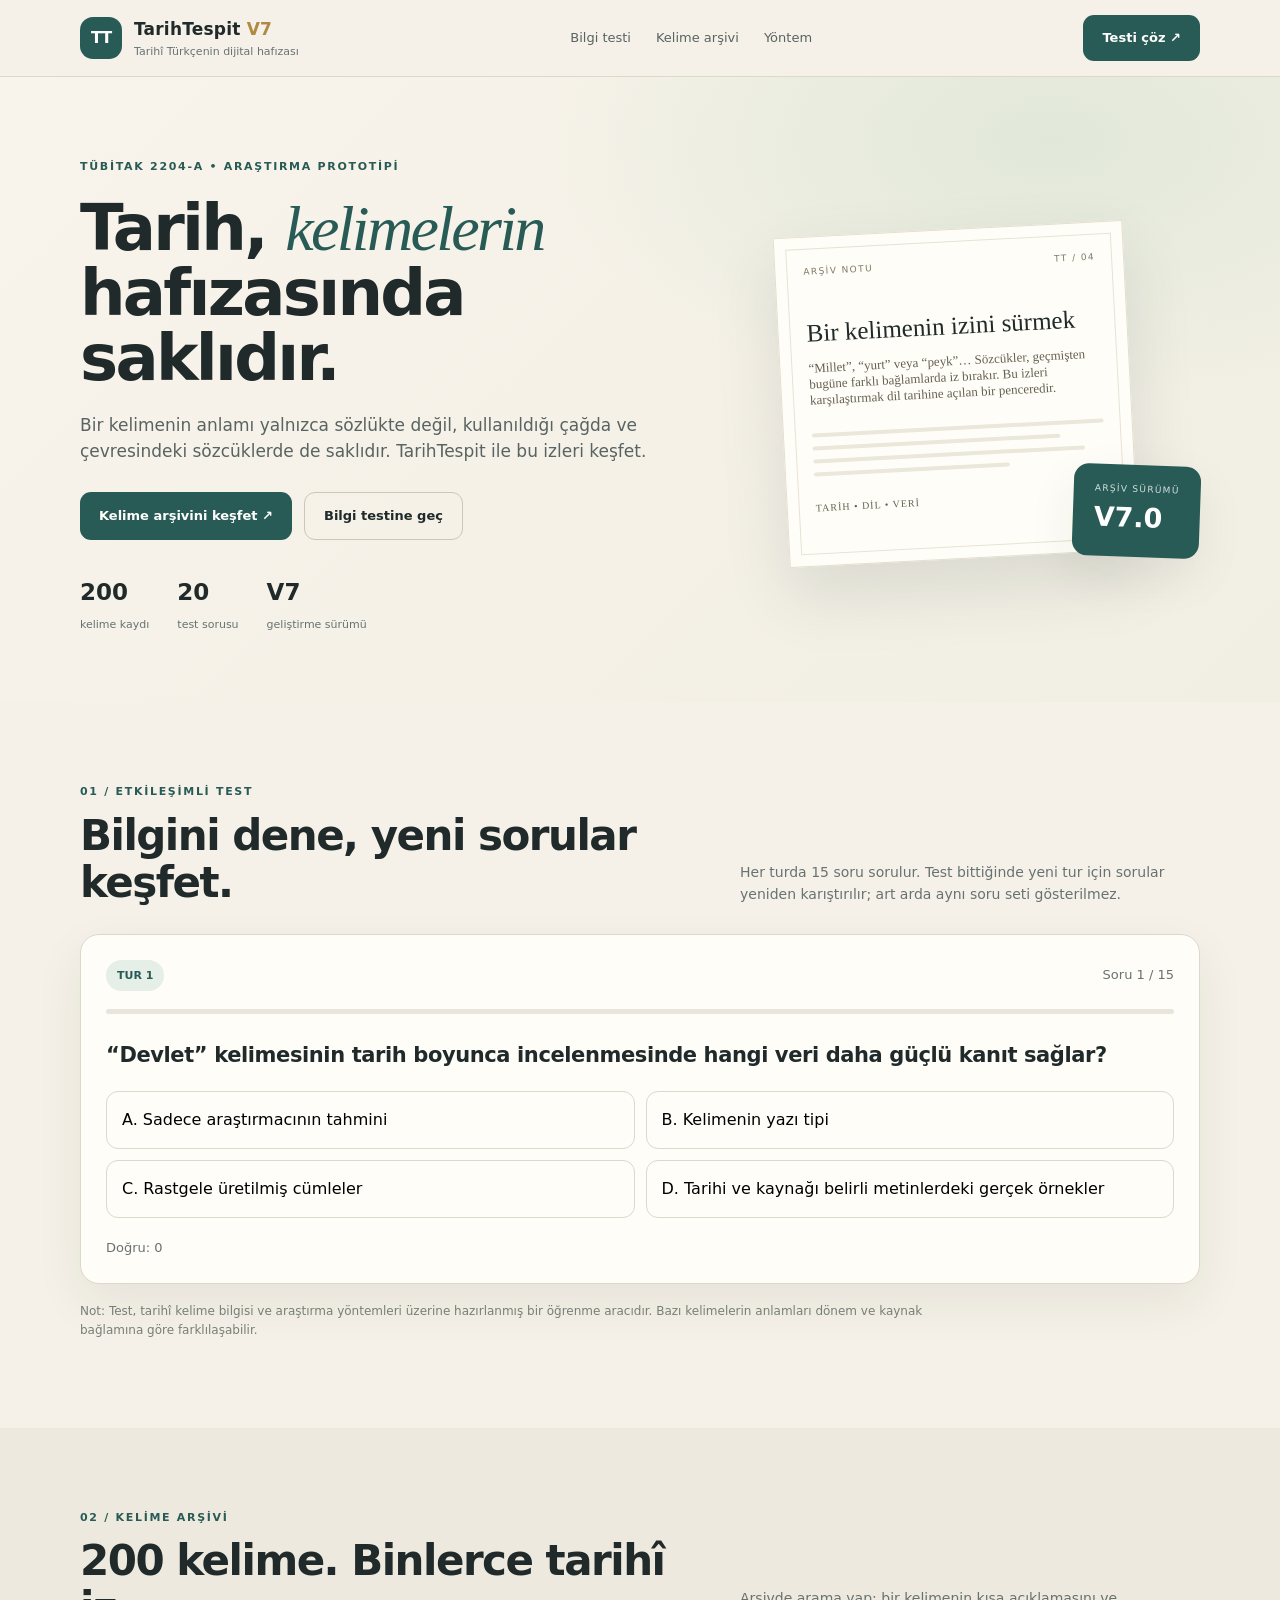
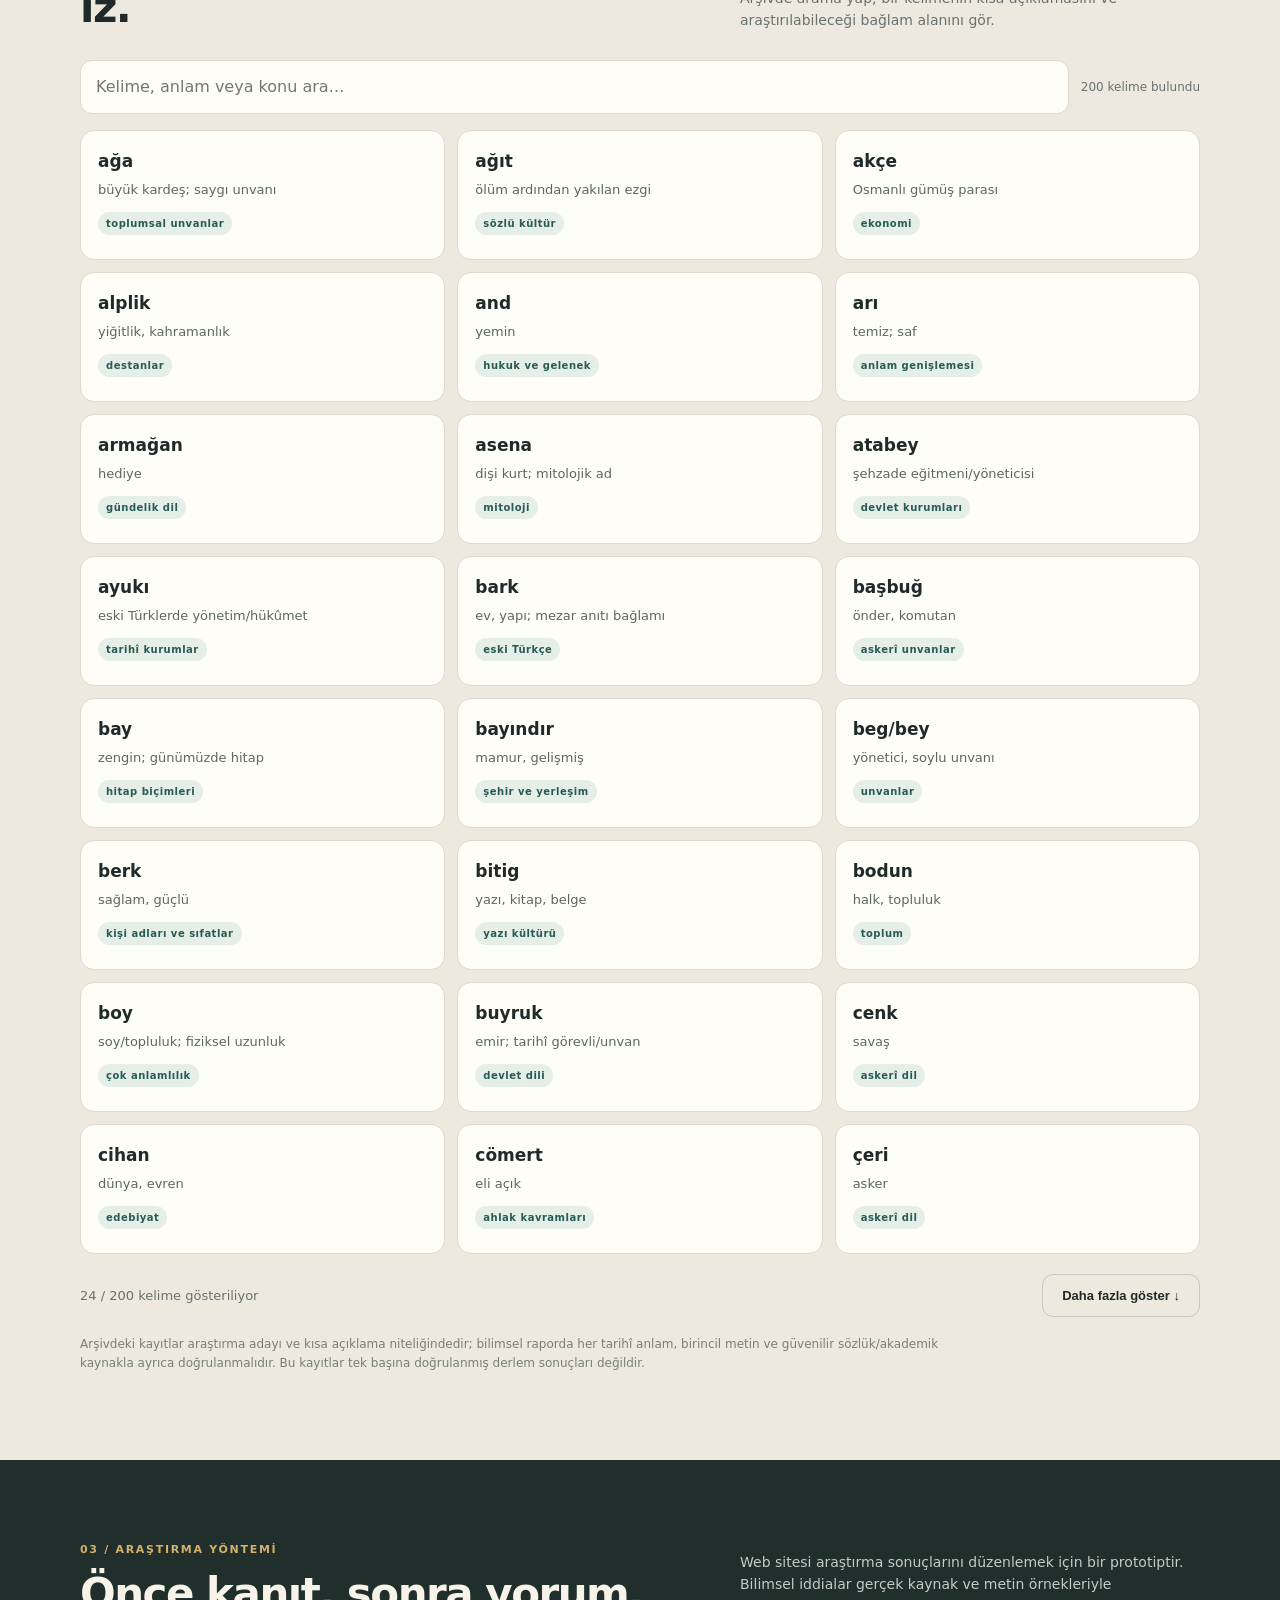
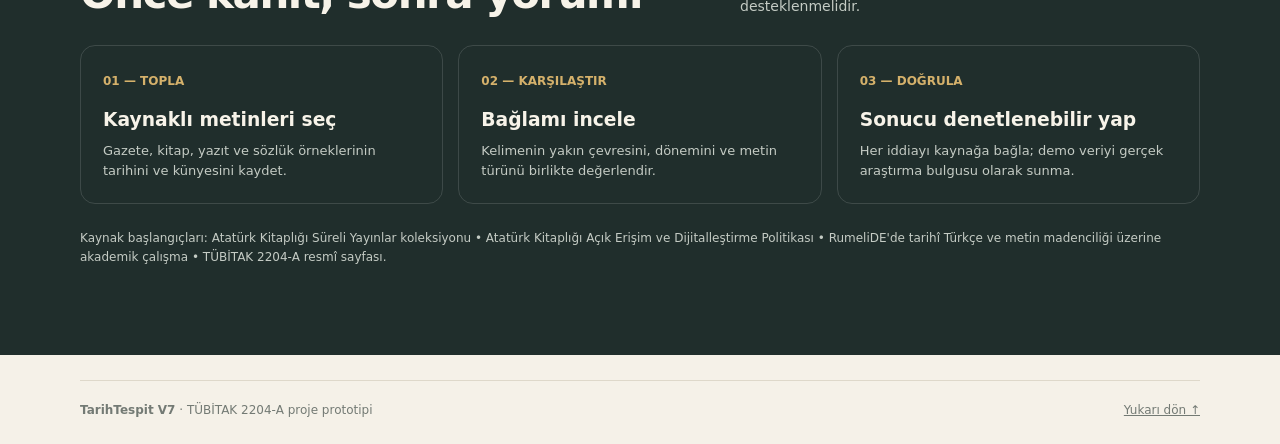
<file: index.html>
<!doctype html>
<html lang="tr">
<head>
<meta charset="utf-8"><meta name="viewport" content="width=device-width,initial-scale=1">
<title>TarihTespit — V7</title>
<meta name="description" content="Tarihî Türkçe kelimelerin anlam ve bağlam izlerini keşfet.">
<style>
:root{--ink:#202a2a;--muted:#687271;--paper:#f5f1e8;--white:#fffdf8;--teal:#285b55;--gold:#d4a34c;--line:#ded8ca;--pale:#e6eee8;--shadow:0 18px 50px #1c302012}
*{box-sizing:border-box}html{scroll-behavior:smooth}body{margin:0;background:var(--paper);color:var(--ink);font-family:Inter,ui-sans-serif,system-ui,-apple-system,"Segoe UI",sans-serif;line-height:1.55}a{color:inherit}.wrap{width:min(1120px,92%);margin:auto}.top{position:sticky;top:0;z-index:9;background:#f5f1e8ed;backdrop-filter:blur(14px);border-bottom:1px solid var(--line)}.nav{height:76px;display:flex;align-items:center;justify-content:space-between;gap:20px}.brand{display:flex;align-items:center;gap:12px;text-decoration:none}.mark{display:grid;place-items:center;width:42px;height:42px;border-radius:13px;background:var(--teal);color:white;font-weight:850;letter-spacing:-1px}.brand strong{display:block;font-size:17px;letter-spacing:.2px}.brand small{display:block;color:var(--muted);font-size:11px}.links{display:flex;gap:25px;font-size:13px;color:#596361}.links a{text-decoration:none}.links a:hover{color:var(--teal)}.hero{padding:76px 0 66px;background:radial-gradient(ellipse at 82% 10%,#e1e8d9 0,transparent 34%),linear-gradient(135deg,#f8f4eb,#f1eee4)}.heroGrid{display:grid;grid-template-columns:1.08fr .92fr;gap:58px;align-items:center}.eyebrow{font-size:11px;font-weight:800;letter-spacing:1.7px;text-transform:uppercase;color:var(--teal)}h1{font-size:clamp(40px,5vw,67px);line-height:1.02;letter-spacing:-2.7px;margin:18px 0 20px;max-width:650px}h1 em{font-family:Georgia,serif;font-weight:500;color:var(--teal)}.lead{font-size:17px;color:#596361;max-width:570px}.actions{display:flex;gap:12px;flex-wrap:wrap;margin:28px 0}.btn{border:0;border-radius:11px;padding:13px 19px;font-weight:750;cursor:pointer;text-decoration:none;display:inline-flex;align-items:center;gap:10px;font-size:13px;transition:.2s}.primary{background:var(--teal);color:#fff}.primary:hover{background:#1c4742;transform:translateY(-1px)}.secondary{border:1px solid #c9c8ba;background:transparent;color:var(--ink)}.stats{display:flex;gap:28px;margin-top:35px}.stats strong{display:block;font-size:23px}.stats span{font-size:11px;color:var(--muted)}.archive{min-height:360px;position:relative;display:grid;place-items:center}.sheet{width:min(350px,90%);min-height:330px;background:#fffdf7;border:1px solid #e5dece;box-shadow:0 28px 65px #33433b20;padding:28px;transform:rotate(-3deg);position:relative}.sheet:before{content:"";position:absolute;inset:11px;border:1px solid #e9e2d4;pointer-events:none}.sheetTop{display:flex;justify-content:space-between;font-size:9px;letter-spacing:1.4px;color:#827966}.sheet h3{font:25px Georgia,serif;margin:40px 0 12px}.sheet p{font:13px Georgia,serif;color:#666052}.lines{display:grid;gap:9px;margin-top:25px}.lines i{height:4px;background:#ece7db;border-radius:4px}.lines i:nth-child(2){width:85%}.lines i:nth-child(3){width:93%}.lines i:nth-child(4){width:67%}.floating{position:absolute;right:0;bottom:18px;background:var(--teal);color:white;padding:18px 21px;border-radius:15px;box-shadow:var(--shadow);transform:rotate(2deg)}.floating small{display:block;font-size:9px;letter-spacing:1.3px;opacity:.8}.floating strong{font-size:27px}.section{padding:76px 0}.sectionHead{display:flex;justify-content:space-between;gap:30px;align-items:end;margin-bottom:28px}.sectionHead h2{font-size:clamp(28px,3.4vw,42px);letter-spacing:-1.5px;line-height:1.12;margin:9px 0 0}.sectionHead p{max-width:460px;color:var(--muted);font-size:14px;margin:0}.card{background:var(--white);border:1px solid var(--line);border-radius:19px;box-shadow:var(--shadow);padding:25px}.testHead{display:flex;justify-content:space-between;align-items:center;gap:15px}.pill{font-size:11px;border-radius:99px;padding:7px 11px;background:var(--pale);color:var(--teal);font-weight:800}.progress{height:5px;background:#e9e5db;border-radius:10px;overflow:hidden;margin:18px 0 25px}.progress span{height:100%;display:block;background:var(--gold);width:0;transition:width .25s}.question{font-size:21px;font-weight:780;letter-spacing:-.4px;margin:10px 0 20px}.answers{display:grid;grid-template-columns:1fr 1fr;gap:11px}.answer{padding:15px;border:1px solid var(--line);border-radius:12px;background:#fffdf8;text-align:left;font:inherit;cursor:pointer;min-height:58px;transition:.15s}.answer:hover:not(:disabled){border-color:var(--teal);background:#f1f6f1}.answer:disabled{cursor:default}.answer.correct{border-color:#4d8a65;background:#e7f4e8}.answer.wrong{border-color:#b86b5d;background:#f8e9e5}.explain{display:none;margin-top:17px;padding:14px 16px;border-radius:12px;background:#f1eee5;color:#555c57;font-size:13px}.testFoot{display:flex;justify-content:space-between;align-items:center;gap:15px;margin-top:20px}.score{font-size:13px;color:var(--muted)}.hidden{display:none!important}.result{text-align:center;padding:25px 10px}.result .big{font-size:54px;font-weight:850;letter-spacing:-2px;color:var(--teal)}.result p{max-width:520px;margin:8px auto 22px;color:var(--muted)}.tools{display:grid;grid-template-columns:1fr auto;gap:12px;margin-bottom:16px}.search{width:100%;border:1px solid var(--line);border-radius:12px;padding:14px 15px;font:inherit;background:#fffdf8;outline:none}.search:focus{border-color:var(--teal);box-shadow:0 0 0 3px #285b5517}.count{align-self:center;font-size:12px;color:var(--muted);white-space:nowrap}.wordGrid{display:grid;grid-template-columns:repeat(3,1fr);gap:12px}.word{padding:17px;background:var(--white);border:1px solid var(--line);border-radius:14px;min-height:130px}.word h3{margin:0 0 5px;font-size:17px}.word p{margin:0;color:#5d6661;font-size:13px}.tag{display:inline-block;margin-top:12px;font-size:10px;font-weight:750;letter-spacing:.5px;color:var(--teal);background:var(--pale);border-radius:99px;padding:4px 8px}.dark{background:#202e2c;color:#f7f3e9}.dark .eyebrow{color:#d5b16b}.dark .sectionHead p{color:#c4cbc4}.steps{display:grid;grid-template-columns:repeat(3,1fr);gap:15px;margin-top:27px}.step{border:1px solid #ffffff22;border-radius:15px;padding:22px}.step b{color:#d5b16b;font-size:12px}.step h3{margin:12px 0 7px}.step p{color:#c4cbc4;font-size:13px;margin:0}footer{padding:25px 0;color:#737a74;font-size:12px}.foot{display:flex;justify-content:space-between;gap:15px;border-top:1px solid var(--line);padding-top:20px}.notice{font-size:12px;color:#777f77;margin-top:18px;max-width:900px}
@media(max-width:760px){.links{display:none}.heroGrid{grid-template-columns:1fr;gap:20px}.archive{min-height:340px}.sectionHead{display:block}.sectionHead p{margin-top:13px}.answers{grid-template-columns:1fr}.wordGrid{grid-template-columns:repeat(2,1fr)}.steps{grid-template-columns:1fr}.stats{gap:18px}.card{padding:18px}}@media(max-width:460px){.wordGrid{grid-template-columns:1fr}.hero{padding-top:50px}.stats{justify-content:space-between}.testFoot{align-items:flex-start;flex-direction:column}}
</style>
</head>
<body>
<header class="top"><div class="wrap nav"><a class="brand" href="#top"><span class="mark">TT</span><span><strong>TarihTespit <span style="color:#b08a42">V7</span></strong><small>Tarihî Türkçenin dijital hafızası</small></span></a><nav class="links"><a href="#test">Bilgi testi</a><a href="#kelimeler">Kelime arşivi</a><a href="#yontem">Yöntem</a></nav><a class="btn primary" href="#test">Testi çöz ↗</a></div></header>
<main id="top">
<section class="hero"><div class="wrap heroGrid"><div><span class="eyebrow">TÜBİTAK 2204-A • ARAŞTIRMA PROTOTİPİ</span><h1>Tarih, <em>kelimelerin</em> hafızasında saklıdır.</h1><p class="lead">Bir kelimenin anlamı yalnızca sözlükte değil, kullanıldığı çağda ve çevresindeki sözcüklerde de saklıdır. TarihTespit ile bu izleri keşfet.</p><div class="actions"><a class="btn primary" href="#kelimeler">Kelime arşivini keşfet ↗</a><a class="btn secondary" href="#test">Bilgi testine geç</a></div><div class="stats"><div><strong>200</strong><span>kelime kaydı</span></div><div><strong>20</strong><span>test sorusu</span></div><div><strong>V7</strong><span>geliştirme sürümü</span></div></div></div><div class="archive"><div class="sheet"><div class="sheetTop"><span>ARŞİV NOTU</span><span>TT / 04</span></div><h3>Bir kelimenin izini sürmek</h3><p>“Millet”, “yurt” veya “peyk”… Sözcükler, geçmişten bugüne farklı bağlamlarda iz bırakır. Bu izleri karşılaştırmak dil tarihine açılan bir penceredir.</p><div class="lines"><i></i><i></i><i></i><i></i></div><p style="font-size:10px;letter-spacing:1px;margin-top:26px">TARİH • DİL • VERİ</p></div><div class="floating"><small>ARŞİV SÜRÜMÜ</small><strong>V7.0</strong></div></div></div></section>
<section class="section" id="test"><div class="wrap"><div class="sectionHead"><div><span class="eyebrow">01 / ETKİLEŞİMLİ TEST</span><h2>Bilgini dene, yeni sorular keşfet.</h2></div><p>Her turda 15 soru sorulur. Test bittiğinde yeni tur için sorular yeniden karıştırılır; art arda aynı soru seti gösterilmez.</p></div><div class="card" id="quizCard"><div id="quizPlay"><div class="testHead"><span class="pill" id="roundLabel">TUR 1</span><span class="score" id="counter">Soru 1 / 15</span></div><div class="progress"><span id="bar"></span></div><div class="question" id="question">Yükleniyor…</div><div class="answers" id="answers"></div><div class="explain" id="explain"></div><div class="testFoot"><span class="score" id="liveScore">Doğru: 0</span><button class="btn primary hidden" id="next">Sonraki soru →</button></div></div><div class="result hidden" id="quizResult"><span class="eyebrow">TUR TAMAMLANDI</span><div class="big" id="finalScore">0 / 15</div><p id="resultText">Güzel iş!</p><button class="btn primary" id="restart">Yeni test başlat ↻</button></div></div><p class="notice">Not: Test, tarihî kelime bilgisi ve araştırma yöntemleri üzerine hazırlanmış bir öğrenme aracıdır. Bazı kelimelerin anlamları dönem ve kaynak bağlamına göre farklılaşabilir.</p></div></section>
<section class="section" id="kelimeler" style="background:#eee9de"><div class="wrap"><div class="sectionHead"><div><span class="eyebrow">02 / KELİME ARŞİVİ</span><h2>200 kelime. Binlerce tarihî iz.</h2></div><p>Arşivde arama yap; bir kelimenin kısa açıklamasını ve araştırılabileceği bağlam alanını gör.</p></div><div class="tools"><input class="search" id="searchWord" placeholder="Kelime, anlam veya konu ara…" autocomplete="off"><span class="count" id="wordCount">200 kelime</span></div><div class="wordGrid" id="wordGrid"></div><div class="testFoot"><span class="score" id="pageInfo">İlk 24 kelime gösteriliyor</span><button class="btn secondary" id="showMore">Daha fazla göster ↓</button></div><p class="notice">Arşivdeki kayıtlar araştırma adayı ve kısa açıklama niteliğindedir; bilimsel raporda her tarihî anlam, birincil metin ve güvenilir sözlük/akademik kaynakla ayrıca doğrulanmalıdır. Bu kayıtlar tek başına doğrulanmış derlem sonuçları değildir.</p></div></section>
<section class="section dark" id="yontem"><div class="wrap"><div class="sectionHead"><div><span class="eyebrow">03 / ARAŞTIRMA YÖNTEMİ</span><h2>Önce kanıt, sonra yorum.</h2></div><p>Web sitesi araştırma sonuçlarını düzenlemek için bir prototiptir. Bilimsel iddialar gerçek kaynak ve metin örnekleriyle desteklenmelidir.</p></div><div class="steps"><article class="step"><b>01 — TOPLA</b><h3>Kaynaklı metinleri seç</h3><p>Gazete, kitap, yazıt ve sözlük örneklerinin tarihini ve künyesini kaydet.</p></article><article class="step"><b>02 — KARŞILAŞTIR</b><h3>Bağlamı incele</h3><p>Kelimenin yakın çevresini, dönemini ve metin türünü birlikte değerlendir.</p></article><article class="step"><b>03 — DOĞRULA</b><h3>Sonucu denetlenebilir yap</h3><p>Her iddiayı kaynağa bağla; demo veriyi gerçek araştırma bulgusu olarak sunma.</p></article></div><p style="font-size:12px;color:#c4cbc4;margin-top:25px">Kaynak başlangıçları: Atatürk Kitaplığı Süreli Yayınlar koleksiyonu • Atatürk Kitaplığı Açık Erişim ve Dijitalleştirme Politikası • RumeliDE'de tarihî Türkçe ve metin madenciliği üzerine akademik çalışma • TÜBİTAK 2204-A resmî sayfası.</p></div></section>
</main><footer><div class="wrap foot"><span><strong>TarihTespit V7</strong> · TÜBİTAK 2204-A proje prototipi</span><a href="#top">Yukarı dön ↑</a></div></footer>
<script>
const WORDS = [{"word": "ağa", "meaning": "büyük kardeş; saygı unvanı", "field": "toplumsal unvanlar"}, {"word": "ağıt", "meaning": "ölüm ardından yakılan ezgi", "field": "sözlü kültür"}, {"word": "akçe", "meaning": "Osmanlı gümüş parası", "field": "ekonomi"}, {"word": "alplik", "meaning": "yiğitlik, kahramanlık", "field": "destanlar"}, {"word": "and", "meaning": "yemin", "field": "hukuk ve gelenek"}, {"word": "arı", "meaning": "temiz; saf", "field": "anlam genişlemesi"}, {"word": "armağan", "meaning": "hediye", "field": "gündelik dil"}, {"word": "asena", "meaning": "dişi kurt; mitolojik ad", "field": "mitoloji"}, {"word": "atabey", "meaning": "şehzade eğitmeni/yöneticisi", "field": "devlet kurumları"}, {"word": "ayukı", "meaning": "eski Türklerde yönetim/hükûmet", "field": "tarihî kurumlar"}, {"word": "bark", "meaning": "ev, yapı; mezar anıtı bağlamı", "field": "eski Türkçe"}, {"word": "başbuğ", "meaning": "önder, komutan", "field": "askerî unvanlar"}, {"word": "bay", "meaning": "zengin; günümüzde hitap", "field": "hitap biçimleri"}, {"word": "bayındır", "meaning": "mamur, gelişmiş", "field": "şehir ve yerleşim"}, {"word": "beg/bey", "meaning": "yönetici, soylu unvanı", "field": "unvanlar"}, {"word": "berk", "meaning": "sağlam, güçlü", "field": "kişi adları ve sıfatlar"}, {"word": "bitig", "meaning": "yazı, kitap, belge", "field": "yazı kültürü"}, {"word": "bodun", "meaning": "halk, topluluk", "field": "toplum"}, {"word": "boy", "meaning": "soy/topluluk; fiziksel uzunluk", "field": "çok anlamlılık"}, {"word": "buyruk", "meaning": "emir; tarihî görevli/unvan", "field": "devlet dili"}, {"word": "cenk", "meaning": "savaş", "field": "askerî dil"}, {"word": "cihan", "meaning": "dünya, evren", "field": "edebiyat"}, {"word": "cömert", "meaning": "eli açık", "field": "ahlak kavramları"}, {"word": "çeri", "meaning": "asker", "field": "askerî dil"}, {"word": "çevgan", "meaning": "atlı oyun sopası; oyun", "field": "spor tarihi"}, {"word": "çığır", "meaning": "yol/iz; yeni yöntem anlamı", "field": "mecazlaşma"}, {"word": "çınar", "meaning": "ağaç; uzun ömür simgesi", "field": "mecazlar"}, {"word": "çor", "meaning": "eski Türklerde unvan", "field": "unvanlar"}, {"word": "çul", "meaning": "kaba dokuma örtü", "field": "eşya kültürü"}, {"word": "çav", "meaning": "ün, şöhret; haber", "field": "iletişim"}, {"word": "dağarcık", "meaning": "küçük torba; bilgi birikimi", "field": "mecazlaşma"}, {"word": "davar", "meaning": "koyun-keçi sürüsü", "field": "hayvancılık"}, {"word": "değirmi", "meaning": "yuvarlak", "field": "eski biçimler"}, {"word": "dem", "meaning": "an, nefes; çay bağlamında kullanım", "field": "çok anlamlılık"}, {"word": "dergâh", "meaning": "tekke; kapı/eşik kökenli kullanım", "field": "dinî kültür"}, {"word": "devlet", "meaning": "talih/mülk; siyasi örgüt", "field": "anlam değişimi"}, {"word": "dizdar", "meaning": "kale muhafızı", "field": "tarihî görevler"}, {"word": "divan", "meaning": "kurul; şiir mecmuası; oturma yeri", "field": "çok anlamlılık"}, {"word": "dizge", "meaning": "sistem", "field": "terimleşme"}, {"word": "düş", "meaning": "rüya", "field": "edebî dil"}, {"word": "eğin", "meaning": "sırt, arka", "field": "eski söz varlığı"}, {"word": "el", "meaning": "ülke/halk; vücut uzvu", "field": "çok anlamlılık"}, {"word": "elçi", "meaning": "temsilci; diplomatik görevli", "field": "diplomasi"}, {"word": "erdem", "meaning": "fazilet, ahlaki nitelik", "field": "ahlak"}, {"word": "erkin", "meaning": "özgür, bağımsız", "field": "siyasi dil"}, {"word": "esrik", "meaning": "sarhoş; kendinden geçmiş", "field": "anlam genişlemesi"}, {"word": "evren", "meaning": "gök kubbe/ejderha bağlamları; günümüzde kâinat", "field": "anlam değişimi"}, {"word": "eylem", "meaning": "iş, hareket; dilbilgisinde fiil", "field": "terimleşme"}, {"word": "ezgi", "meaning": "melodi", "field": "müzik dili"}, {"word": "eçüm", "meaning": "ata, büyük baba", "field": "akrabalık"}, {"word": "ferman", "meaning": "hükümdar buyruğu", "field": "resmî dil"}, {"word": "fetih", "meaning": "bir yeri ele geçirme", "field": "tarih dili"}, {"word": "feyiz", "meaning": "bereket, manevi verim", "field": "dinî ve mecazî dil"}, {"word": "fütuhat", "meaning": "fetihler", "field": "tarih dili"}, {"word": "füruğ", "meaning": "ışık, parlaklık", "field": "edebî dil"}, {"word": "gaza", "meaning": "din uğruna savaş; tarihî kullanım", "field": "tarih ve din"}, {"word": "gedik", "meaning": "yarık; ayrıcalıklı esnaf hakkı", "field": "ekonomi tarihi"}, {"word": "geçit", "meaning": "geçilecek yer; tören/erişim bağlamı", "field": "bağlam"}, {"word": "göçer", "meaning": "göç eden", "field": "yaşam biçimi"}, {"word": "göçebe", "meaning": "yerleşik olmayan yaşam süren", "field": "toplum tarihi"}, {"word": "göktürk", "meaning": "tarihî Türk devleti/topluluğu", "field": "özel adlar"}, {"word": "gönül", "meaning": "kalp; duygu ve istek merkezi", "field": "mecaz"}, {"word": "görevlü", "meaning": "görevli (eski yazım)", "field": "yazım tarihi"}, {"word": "güher", "meaning": "cevher, değerli taş", "field": "edebî dil"}, {"word": "güman", "meaning": "şüphe, sanı", "field": "eski söz varlığı"}, {"word": "hak", "meaning": "doğru; hukuk; pay; Tanrı adı", "field": "çok anlamlılık"}, {"word": "hakan", "meaning": "hükümdar unvanı", "field": "unvanlar"}, {"word": "halayık", "meaning": "cariye/hizmetçi kadın (tarihî)", "field": "toplumsal tarih"}, {"word": "halk", "meaning": "topluluk; sıradan insanlar bağlamı", "field": "toplum"}, {"word": "hamam", "meaning": "yıkanma yeri; kültürel kurum", "field": "şehir kültürü"}, {"word": "han", "meaning": "hükümdar; konaklama yapısı", "field": "çok anlamlılık"}, {"word": "hanedan", "meaning": "hükümdar ailesi", "field": "devlet tarihi"}, {"word": "hane", "meaning": "ev; sayım/ekonomi birimi", "field": "kurumsal kullanım"}, {"word": "hatır", "meaning": "gönül, anı; saygınlık", "field": "anlam genişlemesi"}, {"word": "hayrat", "meaning": "iyilik amacıyla yapılan eser", "field": "vakıf kültürü"}, {"word": "ıslah", "meaning": "düzeltme, iyileştirme", "field": "resmî dil"}, {"word": "ırak", "meaning": "uzak", "field": "eski sözcük"}, {"word": "ırk", "meaning": "soy; modern sınıflandırmalarda farklı anlam alanları", "field": "anlam tarihi"}, {"word": "ışık", "meaning": "aydınlık; mecazen bilgi/umut", "field": "mecaz"}, {"word": "ıssı", "meaning": "sıcak (eski biçim)", "field": "ses ve biçim tarihi"}, {"word": "içre", "meaning": "içinde (eski biçim)", "field": "eski Türkçe"}, {"word": "il", "meaning": "ülke, devlet; günümüzde yönetim birimi", "field": "anlam değişimi"}, {"word": "ilbay", "meaning": "vali anlamında tarihî/önerilmiş unvan", "field": "unvanlar"}, {"word": "ilgeç", "meaning": "edat (dilbilgisi terimi)", "field": "terimleşme"}, {"word": "ilhan", "meaning": "hükümdar unvanı", "field": "tarihî unvan"}, {"word": "ilmek", "meaning": "düğüm; ilişki kurmak", "field": "mecazlaşma"}, {"word": "imge", "meaning": "zihinsel görüntü; edebî terim", "field": "terimleşme"}, {"word": "inanç", "meaning": "benimsenen düşünce; dinî kanaat", "field": "kültür"}, {"word": "irade", "meaning": "istem gücü; hukukî yetki", "field": "soyut kavram"}, {"word": "isyan", "meaning": "başkaldırı", "field": "siyasi dil"}, {"word": "kaçan", "meaning": "ne zaman/olduğu zaman (eski kullanım)", "field": "bağlaç tarihi"}, {"word": "kadırga", "meaning": "kürekli savaş gemisi", "field": "denizcilik"}, {"word": "kağan", "meaning": "en yüksek hükümdar unvanı", "field": "unvanlar"}, {"word": "kalem", "meaning": "yazı aracı; yazı üslubu/kurum", "field": "çok anlamlılık"}, {"word": "kam", "meaning": "şaman/ruhani kişi", "field": "inanç tarihi"}, {"word": "kamutay", "meaning": "meclis anlamında önerilmiş terim", "field": "terimleşme"}, {"word": "kanun", "meaning": "yasa; Osmanlı'da düzenleme/gelenek", "field": "hukuk tarihi"}, {"word": "kapıkulu", "meaning": "merkezî askerî sınıf", "field": "kurumlar"}, {"word": "karargâh", "meaning": "askerî merkez", "field": "askerî dil"}, {"word": "kargış", "meaning": "beddua", "field": "sözlü kültür"}, {"word": "karındaş", "meaning": "kardeş (eski biçim)", "field": "akrabalık"}, {"word": "kaşan", "meaning": "gösterişli, süslü (tarihî)", "field": "sıfatlar"}, {"word": "katun/hatun", "meaning": "kadın hükümdar/eş unvanı", "field": "unvanlar"}, {"word": "kavim", "meaning": "topluluk, halk", "field": "toplum"}, {"word": "kayra", "meaning": "lütuf, bağış; iyilik", "field": "soyut kavram"}, {"word": "keçe", "meaning": "yünlü dokuma", "field": "maddi kültür"}, {"word": "kelam", "meaning": "söz; teoloji alanı", "field": "terimleşme"}, {"word": "kenç", "meaning": "genç (eski biçim)", "field": "ses ve biçim tarihi"}, {"word": "kervan", "meaning": "yük ve yolcu topluluğu", "field": "ticaret"}, {"word": "kethüda", "meaning": "yönetici yardımcısı", "field": "tarihî görevler"}, {"word": "kılıç", "meaning": "kesici silah; mecazen güç/adalet", "field": "mecaz"}, {"word": "kımız", "meaning": "mayalı kısrak sütü içeceği", "field": "yemek kültürü"}, {"word": "kırgı", "meaning": "kırma/bozma; eski kullanım", "field": "söz varlığı"}, {"word": "kıta", "meaning": "kara parçası; şiir biçimi; askerî birlik", "field": "çok anlamlılık"}, {"word": "kızıl", "meaning": "kırmızı; siyasi/ideolojik çağrışımlar", "field": "çağrışım"}, {"word": "kişi", "meaning": "insan; tarihî metinlerde erkek/şahıs bağlamları", "field": "anlam alanı"}, {"word": "kol", "meaning": "uzuv; askerî birlik; destek", "field": "çok anlamlılık"}, {"word": "konak", "meaning": "geçici konaklama; büyük ev; askerî konaklama", "field": "çok anlamlılık"}, {"word": "konuk", "meaning": "misafir", "field": "gündelik dil"}, {"word": "kut", "meaning": "talih, kutsal güç/iktidar meşruiyeti", "field": "eski Türk inancı"}, {"word": "kurultay", "meaning": "danışma/toplantı kurulu", "field": "kurumlar"}, {"word": "kurum", "meaning": "örgüt; duman/kurum anlamı da var", "field": "çok anlamlılık"}, {"word": "kurultu", "meaning": "toplantı, meclis", "field": "tarihî kurumlar"}, {"word": "küşat", "meaning": "açma, açılış (tarihî)", "field": "resmî dil"}, {"word": "küre", "meaning": "küre biçimi; dünya anlamı", "field": "bilim dili"}, {"word": "lale", "meaning": "çiçek; tarihî dönem simgesi", "field": "kültürel çağrışım"}, {"word": "liva", "meaning": "sancak; askerî/idari birim", "field": "idari tarih"}, {"word": "lügat", "meaning": "sözlük; kelime hazinesi", "field": "dil tarihi"}, {"word": "maiyet", "meaning": "bir yöneticinin yanındaki görevliler", "field": "idari dil"}, {"word": "makam", "meaning": "yer/mevki; müzik dizisi; resmî görev", "field": "çok anlamlılık"}, {"word": "malikâne", "meaning": "büyük mülk; tarihî vergi düzeni", "field": "ekonomi tarihi"}, {"word": "mecra", "meaning": "akış yatağı; iletişim kanalı", "field": "mecazlaşma"}, {"word": "medrese", "meaning": "eğitim kurumu", "field": "eğitim tarihi"}, {"word": "mefkûre", "meaning": "ülkü, ideal", "field": "fikir tarihi"}, {"word": "meşveret", "meaning": "danışma", "field": "yönetim dili"}, {"word": "millet", "meaning": "tarihî bağlamlarda dinî topluluk; modern ulus anlamı", "field": "anlam değişimi"}, {"word": "miralay", "meaning": "albay rütbesi (tarihî)", "field": "askerî unvanlar"}, {"word": "miri", "meaning": "devlete ait", "field": "ekonomi tarihi"}, {"word": "mukataa", "meaning": "gelir kaynağı/vergi birimi", "field": "maliye tarihi"}, {"word": "mülk", "meaning": "mal varlığı; ülke/toprak", "field": "çok anlamlılık"}, {"word": "münevver", "meaning": "aydın, eğitimli kişi", "field": "toplumsal kavram"}, {"word": "mürekkep", "meaning": "yazı sıvısı; bileşik anlamı", "field": "çok anlamlılık"}, {"word": "mütevelli", "meaning": "vakıf yöneticisi", "field": "kurumlar"}, {"word": "nâme", "meaning": "mektup, yazı/eser eki", "field": "edebî dil"}, {"word": "nizam", "meaning": "düzen; askerî birlik bağlamı", "field": "çok anlamlılık"}, {"word": "nöbet", "meaning": "bekleme/görev sırası; sağlıkta kriz anlamı", "field": "anlam genişlemesi"}, {"word": "nüsha", "meaning": "kopya; yazma eser örneği", "field": "kitap kültürü"}, {"word": "oba", "meaning": "göçebe topluluk/konak yeri", "field": "toplum tarihi"}, {"word": "ocak", "meaning": "ateş yeri; aile/kurum; askerî ocak", "field": "çok anlamlılık"}, {"word": "ok", "meaning": "silah; yön/işaret sembolü", "field": "mecaz"}, {"word": "ordu", "meaning": "askerî güç; tarihî topluluk", "field": "anlam değişimi"}, {"word": "otağ", "meaning": "hükümdar çadırı", "field": "maddi kültür"}, {"word": "oymak", "meaning": "topluluk; oyma işi", "field": "çok anlamlılık"}, {"word": "öge", "meaning": "unsur; tarihî görev/unvan bağlamları", "field": "anlam alanı"}, {"word": "öğüt", "meaning": "nasihat", "field": "gündelik dil"}, {"word": "önder", "meaning": "lider", "field": "siyasi dil"}, {"word": "öngörü", "meaning": "önceden kestirme", "field": "modern terim"}, {"word": "örf", "meaning": "gelenek, toplumsal kural", "field": "hukuk ve toplum"}, {"word": "öz", "meaning": "kendi; esas/çekirdek", "field": "mecaz"}, {"word": "özge", "meaning": "başka, yabancı (eski biçim)", "field": "eski söz varlığı"}, {"word": "padişah", "meaning": "hükümdar", "field": "unvanlar"}, {"word": "payitaht", "meaning": "başkent", "field": "şehir tarihi"}, {"word": "peyk", "meaning": "uydu; tarihî kullanımda haberci/ulak", "field": "anlam değişimi"}, {"word": "pir", "meaning": "yaşlı/rehber; tasavvuf büyüğü", "field": "dinî kültür"}, {"word": "pîşkeş", "meaning": "sunulan hediye/armağan", "field": "saray kültürü"}, {"word": "raiyet", "meaning": "tebaa, yönetilen halk", "field": "idari dil"}, {"word": "reaya", "meaning": "yönetilen vergi yükümlüsü halk (tarihî)", "field": "toplumsal tarih"}, {"word": "ribat", "meaning": "sınır karakolu/konaklama yapısı", "field": "mimari tarih"}, {"word": "ruznâme", "meaning": "günlük, takvim/defter", "field": "yazı kültürü"}, {"word": "sagu", "meaning": "ağıt türü", "field": "sözlü edebiyat"}, {"word": "sancak", "meaning": "bayrak; idari bölge", "field": "çok anlamlılık"}, {"word": "sanmak", "meaning": "zannetmek; eski metinlerde düşünmek/varsaymak", "field": "anlam alanı"}, {"word": "sav", "meaning": "atasözü; iddia/söz", "field": "anlam değişimi"}, {"word": "sayru", "meaning": "hasta (eski biçim)", "field": "eski söz varlığı"}, {"word": "sığın", "meaning": "geyik; sığınak fiiliyle karıştırılmamalı", "field": "çok anlamlılık"}, {"word": "sınuk", "meaning": "kırık, yenilmiş (eski biçim)", "field": "eski söz varlığı"}, {"word": "söz", "meaning": "konuşma birimi; vaat/itibar", "field": "çok anlamlılık"}, {"word": "subaşı", "meaning": "askerî/idari görevli", "field": "tarihî görevler"}, {"word": "sü", "meaning": "ordu, asker (eski Türkçe)", "field": "askerî dil"}, {"word": "şad", "meaning": "eski Türklerde yönetici unvanı", "field": "unvanlar"}, {"word": "şehname", "meaning": "hükümdarları anlatan eser", "field": "edebiyat tarihi"}, {"word": "şehzade", "meaning": "hükümdar oğlu", "field": "saray dili"}, {"word": "şifahane", "meaning": "hastane, tedavi yeri", "field": "sağlık tarihi"}, {"word": "şura", "meaning": "danışma kurulu/meclis", "field": "kurumlar"}, {"word": "tamga", "meaning": "damga, işaret/mühür", "field": "yazı ve yönetim"}, {"word": "tanık", "meaning": "şahit; hukukî terim", "field": "hukuk dili"}, {"word": "tarkan", "meaning": "eski Türklerde yüksek unvan", "field": "unvanlar"}, {"word": "tarih", "meaning": "geçmiş olaylar; zaman kaydı", "field": "çok anlamlılık"}, {"word": "töre", "meaning": "geleneksel hukuk ve düzen", "field": "eski Türk kültürü"}, {"word": "tuğ", "meaning": "at kuyruğu/sancak biçimli hükümdarlık işareti", "field": "semboller"}, {"word": "tugay", "meaning": "askerî birlik; tarihî sözcük kökleri araştırılabilir", "field": "askerî dil"}, {"word": "tümen", "meaning": "on bin; askerî birlik", "field": "anlam değişimi"}, {"word": "tüzük", "meaning": "yönetmelik, düzenleme", "field": "hukuk dili"}, {"word": "ulak", "meaning": "haber taşıyan kişi", "field": "iletişim tarihi"}, {"word": "ulus", "meaning": "halk/millet; günümüzde ulus", "field": "anlam değişimi"}, {"word": "ulu", "meaning": "büyük, yüce", "field": "anlam genişlemesi"}, {"word": "ulufe", "meaning": "askere/kapıkuluna verilen maaş", "field": "maliye tarihi"}, {"word": "uruk", "meaning": "soy, kabile", "field": "akrabalık"}, {"word": "uşak", "meaning": "çocuk/hizmetli; günümüzde bölgesel anlamları", "field": "anlam değişimi"}, {"word": "uyruk", "meaning": "tabiiyet/bağlılık", "field": "hukuk dili"}];
const QUESTIONS = [{"q": "Eski Türkçedeki “bodun” sözcüğü en yakın hangi anlama gelir?", "a": ["Halk/topluluk", "Vergi defteri", "Atlı asker", "Hükümdar çadırı"], "c": 0, "e": "“Bodun”, eski Türkçe metinlerde halk veya topluluk anlamında kullanılır."}, {"q": "“Millet” kelimesinin tarihî anlam alanıyla ilgili en dikkatli ifade hangisidir?", "a": ["Her dönemde yalnızca bugünkü ulus anlamındadır", "Tarihî bağlamlarda dinî topluluk anlamı da taşımıştır", "Sadece askerî birlik demektir", "Yalnızca bir şehir adı olarak kullanılmıştır"], "c": 1, "e": "Kelimenin anlamı dönem ve metin bağlamına göre değişebilir; tarihî kullanımlarda dinî topluluk anlamı da vardır."}, {"q": "“Pe(y)k” kelimesi için anlam değişimine örnek olabilecek eşleşme hangisidir?", "a": ["Haberci/ulak → uydu", "Ağaç → şehir", "Yasa → çiçek", "Kılıç → mektup"], "c": 0, "e": "“Peyk” tarihî kullanımda haberci/ulak, modern kullanımda ise uydu anlamıyla da bilinir."}, {"q": "Bir kelimenin farklı dönemlerde birlikte kullanıldığı sözcüklerin incelenmesi öncelikle neyi araştırır?", "a": ["Yalnızca hece sayısını", "Bağlam ve anlam ilişkilerini", "Yazarın el yazısını", "Kâğıdın rengini"], "c": 1, "e": "Birlikte görülen sözcükler, kelimenin bağlamını ve anlam alanını anlamaya yardımcı olabilir."}, {"q": "“Tümen” sözcüğünün tarihî kullanımıyla ilgili doğru seçenek hangisidir?", "a": ["On bin ve askerî birlik anlamlarıyla ilişkilidir", "Yalnızca bir bitki adıdır", "Saraydaki müzik odasıdır", "Vergi muafiyeti belgesidir"], "c": 0, "e": "“Tümen” tarihî kullanımda on binlik sayı ve askerî birlik anlamlarıyla ilişkilidir."}, {"q": "“Gedik” sözcüğünün tarihî ekonomi bağlamında karşılaşılabilecek anlamı hangisidir?", "a": ["Esnafla ilişkili ayrıcalık/hak", "Hükümdarın çadırı", "Şiir ölçüsü", "Bir tür kılıç"], "c": 0, "e": "“Gedik”, günlük dilde açıklık/yarık anlamının yanında tarihî esnaf düzeninde ayrıcalıklı hak anlamı da taşıyabilir."}, {"q": "“İl” sözcüğünün anlam tarihini araştırırken hangi yaklaşım daha uygundur?", "a": ["Tek bir anlamı bütün yüzyıllara yaymak", "Farklı dönem metinlerindeki kullanımları karşılaştırmak", "Yalnızca güncel sözlüğe bakmak", "Kelimenin geçtiği cümleleri yok saymak"], "c": 1, "e": "Anlam değişimini belirlemek için dönem, tür ve bağlam karşılaştırması gerekir."}, {"q": "OCR işlemi tarihî gazete taramalarında ne işe yarar?", "a": ["Görüntüdeki yazıyı makinece okunabilir metne dönüştürmeye çalışır", "Metni otomatik olarak tarihî açıdan doğrular", "Kaynak göstermeyi gereksiz kılar", "Kelimenin anlamını kesin olarak belirler"], "c": 0, "e": "OCR görüntüdeki karakterleri tanımaya çalışır; sonuçlar hata içerebildiğinden kontrol edilmelidir."}, {"q": "Bir araştırmada demo veriyi gerçek arşiv bulgusu gibi sunmak neden sorunludur?", "a": ["Renk paleti değişir", "Kanıt ile örnek veriyi birbirine karıştırır", "Sayfa daha hızlı açılır", "Kelime sayısını azaltır"], "c": 1, "e": "Demo veriler arayüzü gösterebilir; bilimsel sonuç iddiası için doğrulanabilir kaynak gerekir."}, {"q": "“Sancak” sözcüğünün iki ayrı kullanım alanına örnek hangisidir?", "a": ["Bayrak ve tarihî idari bölge", "Rüya ve nefes", "Kitap ve mürekkep", "Çocuk ve kardeş"], "c": 0, "e": "“Sancak” hem bayrak hem de tarihî idari birim anlamında kullanılabilir."}, {"q": "Bir kelimenin anlamı genişleyip daha fazla durumu kapsıyorsa bu değişim nasıl adlandırılır?", "a": ["Anlam daralması", "Anlam genişlemesi", "Ses düşmesi", "Hece kaynaşması"], "c": 1, "e": "Anlam genişlemesinde sözcük, önceki kullanımına göre daha geniş bir kavram alanını kapsar."}, {"q": "“Kut” kelimesi eski Türk kültürünü araştırırken neden önemlidir?", "a": ["Yalnızca bir ölçü birimidir", "Talih/kutsal güç ve iktidar meşruiyetiyle ilişkili olabilir", "Sadece tarım aletidir", "Modern bir bilgisayar terimidir"], "c": 1, "e": "Eski Türk inanç ve siyaset düşüncesinde “kut” kavramı önemli bir yere sahiptir."}, {"q": "Bir metin koleksiyonuna “corpus/derlem” denmesi neyi ifade eder?", "a": ["Düzenli biçimde bir araya getirilmiş metin kümesini", "Sadece tek bir kelimeyi", "Grafik çizim aracını", "Yalnızca sözlük kapağını"], "c": 0, "e": "Derlem, dil incelemesi için toplanıp düzenlenmiş metinlerden oluşur."}, {"q": "“Devlet” kelimesinin tarih boyunca incelenmesinde hangi veri daha güçlü kanıt sağlar?", "a": ["Sadece araştırmacının tahmini", "Tarihi ve kaynağı belirli metinlerdeki gerçek örnekler", "Rastgele üretilmiş cümleler", "Kelimenin yazı tipi"], "c": 1, "e": "Tarihi ve kaynağı belli örnekler, anlam değişimi iddiasını denetlenebilir kılar."}, {"q": "Bir kelimenin yanında sık görülen sözcükleri saymak tek başına neyi kanıtlamaz?", "a": ["Bağlam hakkında ipucu verebileceğini", "Kelimenin anlamının kesin ve tek biçimde değiştiğini", "Metinlerdeki kullanım örüntülerini gösterebileceğini", "Dönemleri karşılaştırmaya yardımcı olabileceğini"], "c": 1, "e": "Birlikte kullanım önemli ipuçları sunar ancak anlamı kesinleştirmek için bağlam ve kaynak incelemesi gerekir."}, {"q": "“Tımar” sözcüğünde tarihî kurum anlamı ile günlük anlamı karşılaştırmak hangi araştırma türüne örnektir?", "a": ["Anlam ve bağlam değişimi incelemesi", "Yalnızca noktalama kontrolü", "Coğrafi koordinat bulma", "Ses kaydı temizleme"], "c": 0, "e": "Aynı biçimin farklı dönem ve alanlardaki kullanımları karşılaştırılır."}, {"q": "TarihTespit gibi bir projede kaynak bağlantısının her bulguyla ilişkilendirilmesi neden önemlidir?", "a": ["Siteye daha çok animasyon eklemek için", "Bulguyu kontrol edilebilir ve tekrarlanabilir kılmak için", "Kelimeyi daha uzun göstermek için", "Testi kolaylaştırmak için"], "c": 1, "e": "Kaynak bilgisi, başka kişilerin örneği doğrulamasına ve araştırma yöntemini değerlendirmesine yardımcı olur."}, {"q": "Bir kelime yalnızca belirli bir dönemde veya alanda kullanılan dar bir anlam kazanırsa hangi kavram düşünülebilir?", "a": ["Anlam daralması", "OCR", "Noktalama", "Alfabe sıralaması"], "c": 0, "e": "Anlam daralması, sözcüğün daha sınırlı bir anlam alanında kullanılmaya başlamasıdır."}, {"q": "“Yurt” kelimesinin anlam tarihini incelemek için en uygun yol hangisidir?", "a": ["Yalnızca bugünkü kullanımını ezberlemek", "Farklı tarihli metinlerdeki örnekleri kaynaklarıyla karşılaştırmak", "Sadece kelimenin uzunluğunu ölçmek", "Kelimeyi başka dillere çevirmeden sonuç ilan etmek"], "c": 1, "e": "Tarihî ve güncel kullanımlar, bağlamları ve kaynaklarıyla karşılaştırılmalıdır."}, {"q": "Bir kelimeyi incelerken yazım farklılıklarını normalleştirmek hangi riski taşır?", "a": ["Hiçbir risk taşımaz", "Tarihî biçimleri yanlışlıkla aynılaştırabilir; kurallar dikkatle belirlenmelidir", "Kaynakların tarihini otomatik doğrular", "Anlam değişimini kesin kanıtlar"], "c": 1, "e": "Normalleştirme aramayı kolaylaştırır ancak tarihî yazım özelliklerini silmemesi için dikkatli yapılmalıdır."}];
const $ = id => document.getElementById(id);
let round=1, qIndex=0, score=0, chosen=[], lastSet="", answered=false, shown=24, filtered=WORDS;
function shuffle(a){const x=[...a];for(let i=x.length-1;i>0;i--){const j=Math.floor(Math.random()*(i+1));[x[i],x[j]]=[x[j],x[i]]}return x}
function startQuiz(){let pool=shuffle(QUESTIONS);let ids=pool.slice(0,15).map(q=>q.q).sort().join("|");if(ids===lastSet){pool=shuffle(QUESTIONS);ids=pool.slice(0,15).map(q=>q.q).sort().join("|")}lastSet=ids;chosen=pool.slice(0,15);qIndex=0;score=0;answered=false;$("quizPlay").classList.remove("hidden");$("quizResult").classList.add("hidden");$("roundLabel").textContent="TUR "+round;renderQuestion()}
function renderQuestion(){answered=false;const q=chosen[qIndex];$("counter").textContent=`Soru ${qIndex+1} / ${chosen.length}`;$("bar").style.width=`${qIndex/chosen.length*100}%`;$("question").textContent=q.q;$("answers").innerHTML="";$("explain").style.display="none";$("explain").textContent="";$("next").classList.add("hidden");$("liveScore").textContent=`Doğru: ${score}`;shuffle(q.a.map((a,i)=>({a,correct:i===q.c}))).forEach((o,i)=>{const b=document.createElement("button");b.className="answer";b.textContent=String.fromCharCode(65+i)+". "+o.a;b.onclick=()=>answer(b,o.correct,q);$("answers").appendChild(b)})}
function answer(btn,correct,q){if(answered)return;answered=true;const buttons=[...$("answers").children];buttons.forEach(b=>b.disabled=true);if(correct){score++;btn.classList.add("correct")}else{btn.classList.add("wrong");buttons.forEach(b=>{if(b.textContent.slice(3)===q.a[q.c])b.classList.add("correct")})}$("explain").textContent=(correct?"Doğru! ":"Yanlış. ")+q.e;$("explain").style.display="block";$("liveScore").textContent=`Doğru: ${score}`;$("next").textContent=qIndex===chosen.length-1?"Sonucu gör →":"Sonraki soru →";$("next").classList.remove("hidden");}
$("next").onclick=()=>{if(!answered)return;if(qIndex<chosen.length-1){qIndex++;renderQuestion()}else{ $("quizPlay").classList.add("hidden");$("quizResult").classList.remove("hidden");$("bar").style.width="100%";$("finalScore").textContent=`${score} / ${chosen.length}`;$("resultText").textContent=score>=13?"Harika! Kelime tarihi ve araştırma yöntemi konusunda çok iyi gidiyorsun.":score>=9?"Güzel sonuç! Açıklamaları inceleyip yeni turda tekrar deneyebilirsin.":"İyi bir başlangıç. Açıklamaları oku ve yeni sorularla tekrar dene.";round++}};
$("restart").onclick=startQuiz;
function renderWords(){const grid=$("wordGrid");grid.innerHTML="";const slice=filtered.slice(0,shown);slice.forEach(w=>{const el=document.createElement("article");el.className="word";const h=document.createElement("h3");h.textContent=w.word;const p=document.createElement("p");p.textContent=w.meaning;const tag=document.createElement("span");tag.className="tag";tag.textContent=w.field;el.append(h,p,tag);grid.appendChild(el)});$("wordCount").textContent=`${filtered.length} kelime bulundu`;$("pageInfo").textContent=`${slice.length} / ${filtered.length} kelime gösteriliyor`;$("showMore").classList.toggle("hidden",slice.length>=filtered.length)}
$("searchWord").addEventListener("input",e=>{const term=e.target.value.toLocaleLowerCase("tr-TR").trim();filtered=WORDS.filter(w=>(w.word+" "+w.meaning+" "+w.field).toLocaleLowerCase("tr-TR").includes(term));shown=24;renderWords()});
$("showMore").onclick=()=>{shown+=24;renderWords()};
startQuiz();renderWords();
</script></body></html>
</file>
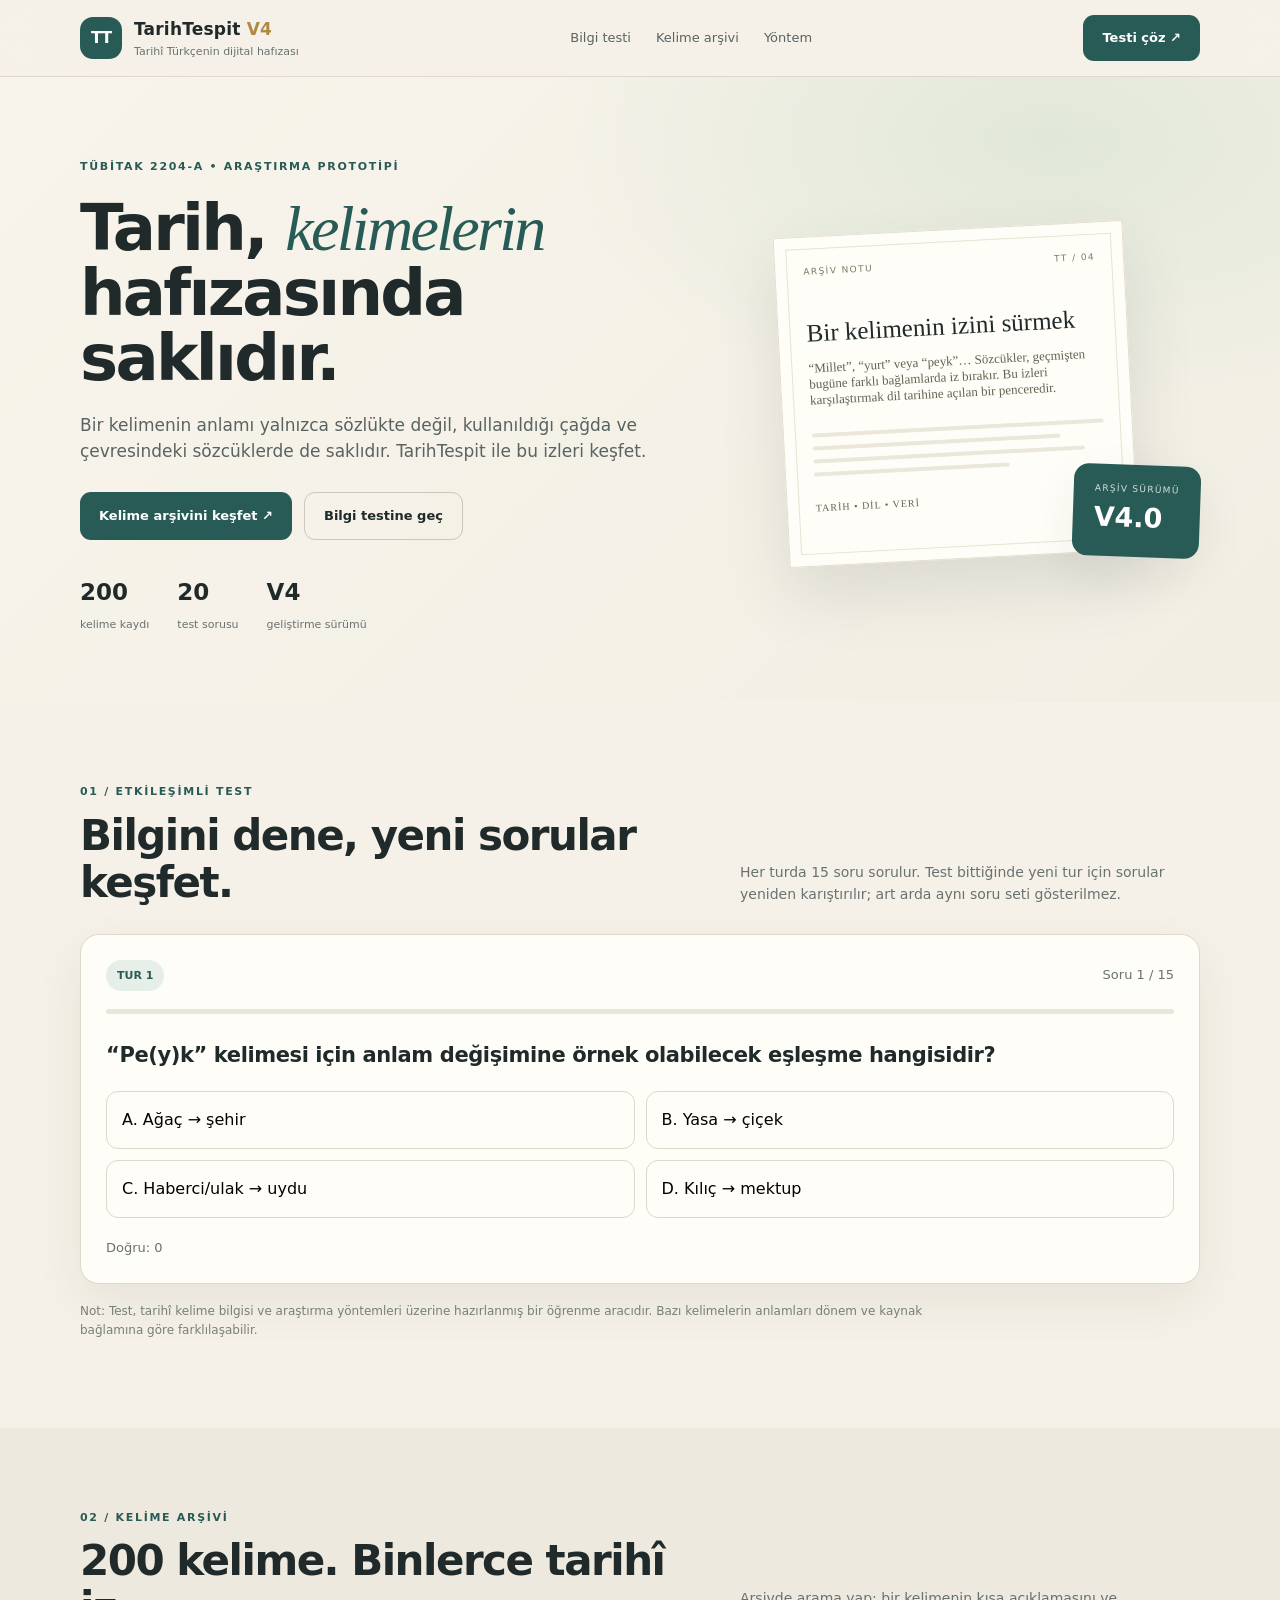
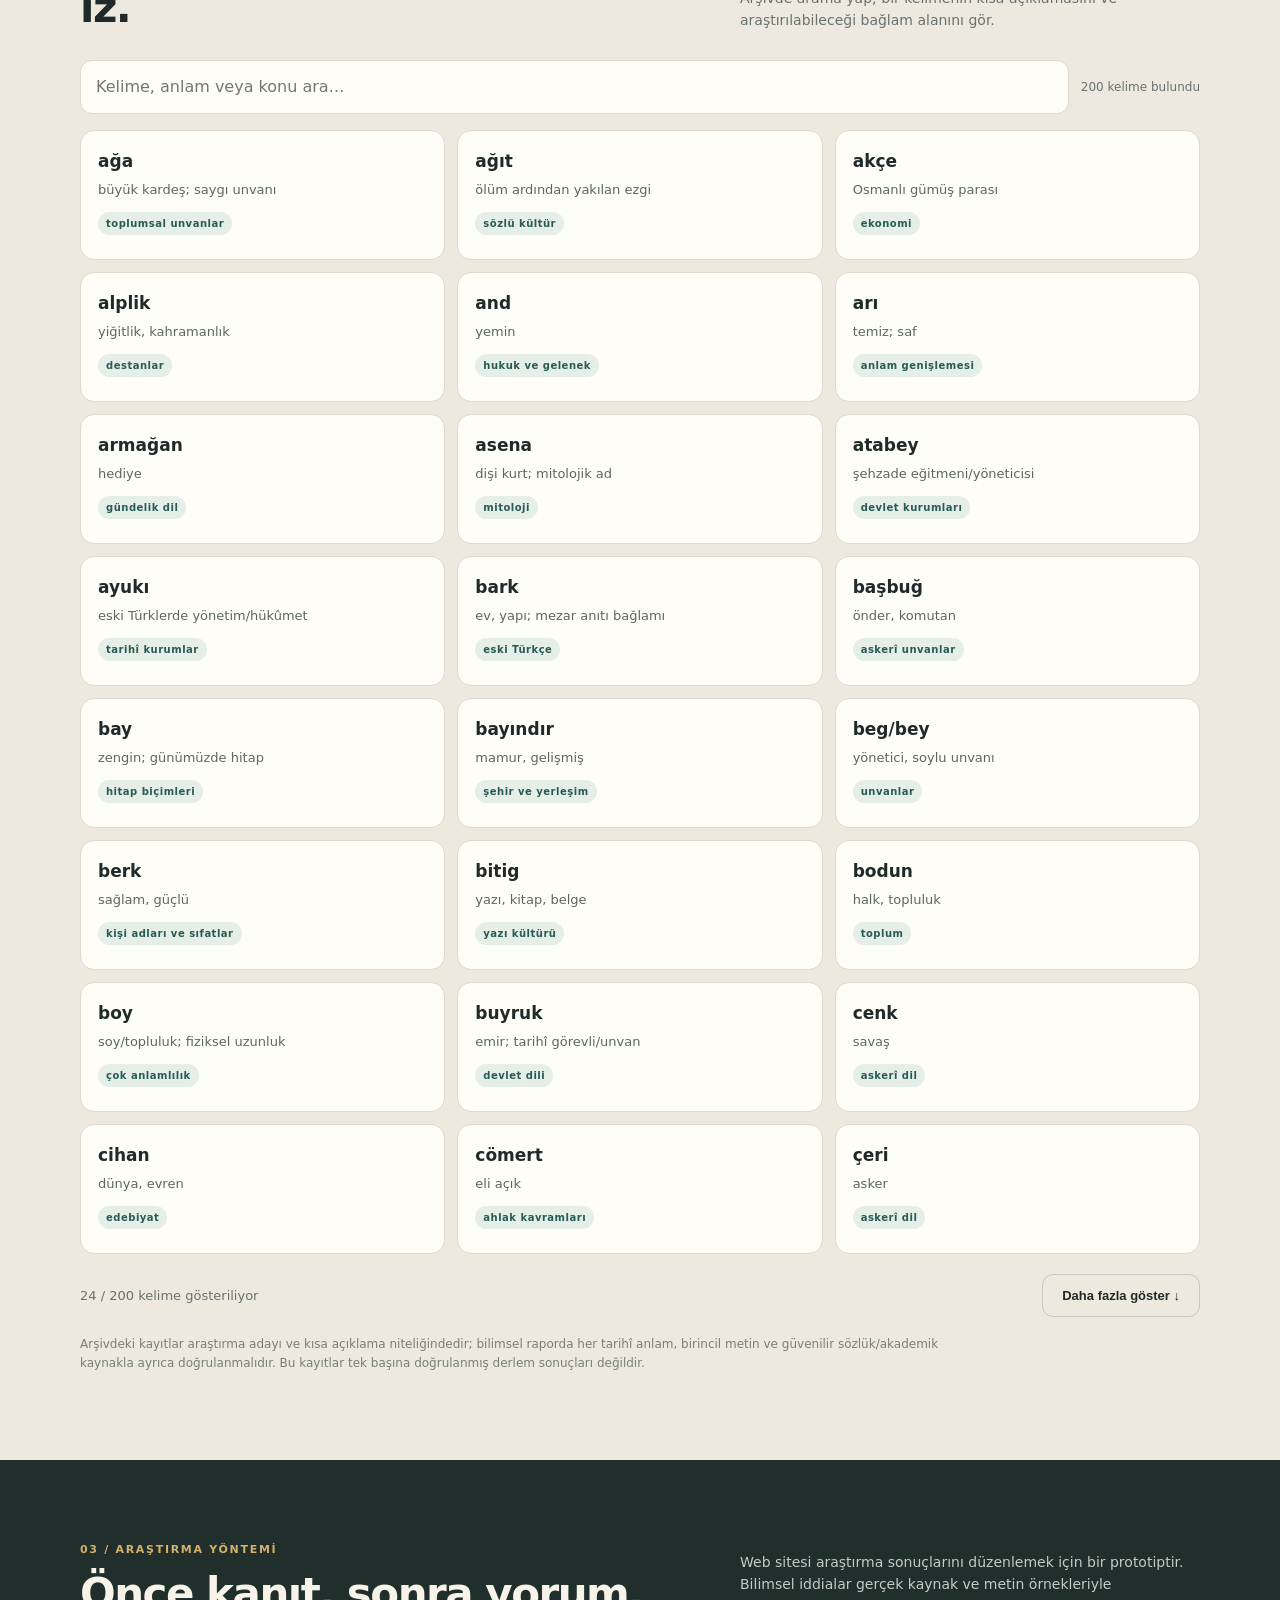
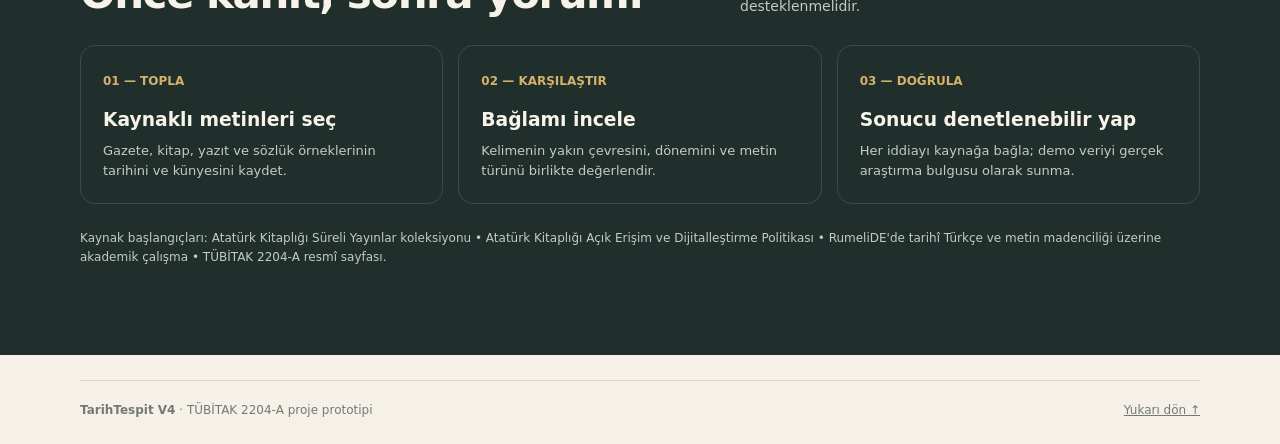
<file: TarihTespit_V4/index.html>
<!doctype html>
<html lang="tr">
<head>
<meta charset="utf-8"><meta name="viewport" content="width=device-width,initial-scale=1">
<title>TarihTespit — V4</title>
<meta name="description" content="Tarihî Türkçe kelimelerin anlam ve bağlam izlerini keşfet.">
<style>
:root{--ink:#202a2a;--muted:#687271;--paper:#f5f1e8;--white:#fffdf8;--teal:#285b55;--gold:#d4a34c;--line:#ded8ca;--pale:#e6eee8;--shadow:0 18px 50px #1c302012}
*{box-sizing:border-box}html{scroll-behavior:smooth}body{margin:0;background:var(--paper);color:var(--ink);font-family:Inter,ui-sans-serif,system-ui,-apple-system,"Segoe UI",sans-serif;line-height:1.55}a{color:inherit}.wrap{width:min(1120px,92%);margin:auto}.top{position:sticky;top:0;z-index:9;background:#f5f1e8ed;backdrop-filter:blur(14px);border-bottom:1px solid var(--line)}.nav{height:76px;display:flex;align-items:center;justify-content:space-between;gap:20px}.brand{display:flex;align-items:center;gap:12px;text-decoration:none}.mark{display:grid;place-items:center;width:42px;height:42px;border-radius:13px;background:var(--teal);color:white;font-weight:850;letter-spacing:-1px}.brand strong{display:block;font-size:17px;letter-spacing:.2px}.brand small{display:block;color:var(--muted);font-size:11px}.links{display:flex;gap:25px;font-size:13px;color:#596361}.links a{text-decoration:none}.links a:hover{color:var(--teal)}.hero{padding:76px 0 66px;background:radial-gradient(ellipse at 82% 10%,#e1e8d9 0,transparent 34%),linear-gradient(135deg,#f8f4eb,#f1eee4)}.heroGrid{display:grid;grid-template-columns:1.08fr .92fr;gap:58px;align-items:center}.eyebrow{font-size:11px;font-weight:800;letter-spacing:1.7px;text-transform:uppercase;color:var(--teal)}h1{font-size:clamp(40px,5vw,67px);line-height:1.02;letter-spacing:-2.7px;margin:18px 0 20px;max-width:650px}h1 em{font-family:Georgia,serif;font-weight:500;color:var(--teal)}.lead{font-size:17px;color:#596361;max-width:570px}.actions{display:flex;gap:12px;flex-wrap:wrap;margin:28px 0}.btn{border:0;border-radius:11px;padding:13px 19px;font-weight:750;cursor:pointer;text-decoration:none;display:inline-flex;align-items:center;gap:10px;font-size:13px;transition:.2s}.primary{background:var(--teal);color:#fff}.primary:hover{background:#1c4742;transform:translateY(-1px)}.secondary{border:1px solid #c9c8ba;background:transparent;color:var(--ink)}.stats{display:flex;gap:28px;margin-top:35px}.stats strong{display:block;font-size:23px}.stats span{font-size:11px;color:var(--muted)}.archive{min-height:360px;position:relative;display:grid;place-items:center}.sheet{width:min(350px,90%);min-height:330px;background:#fffdf7;border:1px solid #e5dece;box-shadow:0 28px 65px #33433b20;padding:28px;transform:rotate(-3deg);position:relative}.sheet:before{content:"";position:absolute;inset:11px;border:1px solid #e9e2d4;pointer-events:none}.sheetTop{display:flex;justify-content:space-between;font-size:9px;letter-spacing:1.4px;color:#827966}.sheet h3{font:25px Georgia,serif;margin:40px 0 12px}.sheet p{font:13px Georgia,serif;color:#666052}.lines{display:grid;gap:9px;margin-top:25px}.lines i{height:4px;background:#ece7db;border-radius:4px}.lines i:nth-child(2){width:85%}.lines i:nth-child(3){width:93%}.lines i:nth-child(4){width:67%}.floating{position:absolute;right:0;bottom:18px;background:var(--teal);color:white;padding:18px 21px;border-radius:15px;box-shadow:var(--shadow);transform:rotate(2deg)}.floating small{display:block;font-size:9px;letter-spacing:1.3px;opacity:.8}.floating strong{font-size:27px}.section{padding:76px 0}.sectionHead{display:flex;justify-content:space-between;gap:30px;align-items:end;margin-bottom:28px}.sectionHead h2{font-size:clamp(28px,3.4vw,42px);letter-spacing:-1.5px;line-height:1.12;margin:9px 0 0}.sectionHead p{max-width:460px;color:var(--muted);font-size:14px;margin:0}.card{background:var(--white);border:1px solid var(--line);border-radius:19px;box-shadow:var(--shadow);padding:25px}.testHead{display:flex;justify-content:space-between;align-items:center;gap:15px}.pill{font-size:11px;border-radius:99px;padding:7px 11px;background:var(--pale);color:var(--teal);font-weight:800}.progress{height:5px;background:#e9e5db;border-radius:10px;overflow:hidden;margin:18px 0 25px}.progress span{height:100%;display:block;background:var(--gold);width:0;transition:width .25s}.question{font-size:21px;font-weight:780;letter-spacing:-.4px;margin:10px 0 20px}.answers{display:grid;grid-template-columns:1fr 1fr;gap:11px}.answer{padding:15px;border:1px solid var(--line);border-radius:12px;background:#fffdf8;text-align:left;font:inherit;cursor:pointer;min-height:58px;transition:.15s}.answer:hover:not(:disabled){border-color:var(--teal);background:#f1f6f1}.answer:disabled{cursor:default}.answer.correct{border-color:#4d8a65;background:#e7f4e8}.answer.wrong{border-color:#b86b5d;background:#f8e9e5}.explain{display:none;margin-top:17px;padding:14px 16px;border-radius:12px;background:#f1eee5;color:#555c57;font-size:13px}.testFoot{display:flex;justify-content:space-between;align-items:center;gap:15px;margin-top:20px}.score{font-size:13px;color:var(--muted)}.hidden{display:none!important}.result{text-align:center;padding:25px 10px}.result .big{font-size:54px;font-weight:850;letter-spacing:-2px;color:var(--teal)}.result p{max-width:520px;margin:8px auto 22px;color:var(--muted)}.tools{display:grid;grid-template-columns:1fr auto;gap:12px;margin-bottom:16px}.search{width:100%;border:1px solid var(--line);border-radius:12px;padding:14px 15px;font:inherit;background:#fffdf8;outline:none}.search:focus{border-color:var(--teal);box-shadow:0 0 0 3px #285b5517}.count{align-self:center;font-size:12px;color:var(--muted);white-space:nowrap}.wordGrid{display:grid;grid-template-columns:repeat(3,1fr);gap:12px}.word{padding:17px;background:var(--white);border:1px solid var(--line);border-radius:14px;min-height:130px}.word h3{margin:0 0 5px;font-size:17px}.word p{margin:0;color:#5d6661;font-size:13px}.tag{display:inline-block;margin-top:12px;font-size:10px;font-weight:750;letter-spacing:.5px;color:var(--teal);background:var(--pale);border-radius:99px;padding:4px 8px}.dark{background:#202e2c;color:#f7f3e9}.dark .eyebrow{color:#d5b16b}.dark .sectionHead p{color:#c4cbc4}.steps{display:grid;grid-template-columns:repeat(3,1fr);gap:15px;margin-top:27px}.step{border:1px solid #ffffff22;border-radius:15px;padding:22px}.step b{color:#d5b16b;font-size:12px}.step h3{margin:12px 0 7px}.step p{color:#c4cbc4;font-size:13px;margin:0}footer{padding:25px 0;color:#737a74;font-size:12px}.foot{display:flex;justify-content:space-between;gap:15px;border-top:1px solid var(--line);padding-top:20px}.notice{font-size:12px;color:#777f77;margin-top:18px;max-width:900px}
@media(max-width:760px){.links{display:none}.heroGrid{grid-template-columns:1fr;gap:20px}.archive{min-height:340px}.sectionHead{display:block}.sectionHead p{margin-top:13px}.answers{grid-template-columns:1fr}.wordGrid{grid-template-columns:repeat(2,1fr)}.steps{grid-template-columns:1fr}.stats{gap:18px}.card{padding:18px}}@media(max-width:460px){.wordGrid{grid-template-columns:1fr}.hero{padding-top:50px}.stats{justify-content:space-between}.testFoot{align-items:flex-start;flex-direction:column}}
</style>
</head>
<body>
<header class="top"><div class="wrap nav"><a class="brand" href="#top"><span class="mark">TT</span><span><strong>TarihTespit <span style="color:#b08a42">V4</span></strong><small>Tarihî Türkçenin dijital hafızası</small></span></a><nav class="links"><a href="#test">Bilgi testi</a><a href="#kelimeler">Kelime arşivi</a><a href="#yontem">Yöntem</a></nav><a class="btn primary" href="#test">Testi çöz ↗</a></div></header>
<main id="top">
<section class="hero"><div class="wrap heroGrid"><div><span class="eyebrow">TÜBİTAK 2204-A • ARAŞTIRMA PROTOTİPİ</span><h1>Tarih, <em>kelimelerin</em> hafızasında saklıdır.</h1><p class="lead">Bir kelimenin anlamı yalnızca sözlükte değil, kullanıldığı çağda ve çevresindeki sözcüklerde de saklıdır. TarihTespit ile bu izleri keşfet.</p><div class="actions"><a class="btn primary" href="#kelimeler">Kelime arşivini keşfet ↗</a><a class="btn secondary" href="#test">Bilgi testine geç</a></div><div class="stats"><div><strong>200</strong><span>kelime kaydı</span></div><div><strong>20</strong><span>test sorusu</span></div><div><strong>V4</strong><span>geliştirme sürümü</span></div></div></div><div class="archive"><div class="sheet"><div class="sheetTop"><span>ARŞİV NOTU</span><span>TT / 04</span></div><h3>Bir kelimenin izini sürmek</h3><p>“Millet”, “yurt” veya “peyk”… Sözcükler, geçmişten bugüne farklı bağlamlarda iz bırakır. Bu izleri karşılaştırmak dil tarihine açılan bir penceredir.</p><div class="lines"><i></i><i></i><i></i><i></i></div><p style="font-size:10px;letter-spacing:1px;margin-top:26px">TARİH • DİL • VERİ</p></div><div class="floating"><small>ARŞİV SÜRÜMÜ</small><strong>V4.0</strong></div></div></div></section>
<section class="section" id="test"><div class="wrap"><div class="sectionHead"><div><span class="eyebrow">01 / ETKİLEŞİMLİ TEST</span><h2>Bilgini dene, yeni sorular keşfet.</h2></div><p>Her turda 15 soru sorulur. Test bittiğinde yeni tur için sorular yeniden karıştırılır; art arda aynı soru seti gösterilmez.</p></div><div class="card" id="quizCard"><div id="quizPlay"><div class="testHead"><span class="pill" id="roundLabel">TUR 1</span><span class="score" id="counter">Soru 1 / 15</span></div><div class="progress"><span id="bar"></span></div><div class="question" id="question">Yükleniyor…</div><div class="answers" id="answers"></div><div class="explain" id="explain"></div><div class="testFoot"><span class="score" id="liveScore">Doğru: 0</span><button class="btn primary hidden" id="next">Sonraki soru →</button></div></div><div class="result hidden" id="quizResult"><span class="eyebrow">TUR TAMAMLANDI</span><div class="big" id="finalScore">0 / 15</div><p id="resultText">Güzel iş!</p><button class="btn primary" id="restart">Yeni test başlat ↻</button></div></div><p class="notice">Not: Test, tarihî kelime bilgisi ve araştırma yöntemleri üzerine hazırlanmış bir öğrenme aracıdır. Bazı kelimelerin anlamları dönem ve kaynak bağlamına göre farklılaşabilir.</p></div></section>
<section class="section" id="kelimeler" style="background:#eee9de"><div class="wrap"><div class="sectionHead"><div><span class="eyebrow">02 / KELİME ARŞİVİ</span><h2>200 kelime. Binlerce tarihî iz.</h2></div><p>Arşivde arama yap; bir kelimenin kısa açıklamasını ve araştırılabileceği bağlam alanını gör.</p></div><div class="tools"><input class="search" id="searchWord" placeholder="Kelime, anlam veya konu ara…" autocomplete="off"><span class="count" id="wordCount">200 kelime</span></div><div class="wordGrid" id="wordGrid"></div><div class="testFoot"><span class="score" id="pageInfo">İlk 24 kelime gösteriliyor</span><button class="btn secondary" id="showMore">Daha fazla göster ↓</button></div><p class="notice">Arşivdeki kayıtlar araştırma adayı ve kısa açıklama niteliğindedir; bilimsel raporda her tarihî anlam, birincil metin ve güvenilir sözlük/akademik kaynakla ayrıca doğrulanmalıdır. Bu kayıtlar tek başına doğrulanmış derlem sonuçları değildir.</p></div></section>
<section class="section dark" id="yontem"><div class="wrap"><div class="sectionHead"><div><span class="eyebrow">03 / ARAŞTIRMA YÖNTEMİ</span><h2>Önce kanıt, sonra yorum.</h2></div><p>Web sitesi araştırma sonuçlarını düzenlemek için bir prototiptir. Bilimsel iddialar gerçek kaynak ve metin örnekleriyle desteklenmelidir.</p></div><div class="steps"><article class="step"><b>01 — TOPLA</b><h3>Kaynaklı metinleri seç</h3><p>Gazete, kitap, yazıt ve sözlük örneklerinin tarihini ve künyesini kaydet.</p></article><article class="step"><b>02 — KARŞILAŞTIR</b><h3>Bağlamı incele</h3><p>Kelimenin yakın çevresini, dönemini ve metin türünü birlikte değerlendir.</p></article><article class="step"><b>03 — DOĞRULA</b><h3>Sonucu denetlenebilir yap</h3><p>Her iddiayı kaynağa bağla; demo veriyi gerçek araştırma bulgusu olarak sunma.</p></article></div><p style="font-size:12px;color:#c4cbc4;margin-top:25px">Kaynak başlangıçları: Atatürk Kitaplığı Süreli Yayınlar koleksiyonu • Atatürk Kitaplığı Açık Erişim ve Dijitalleştirme Politikası • RumeliDE'de tarihî Türkçe ve metin madenciliği üzerine akademik çalışma • TÜBİTAK 2204-A resmî sayfası.</p></div></section>
</main><footer><div class="wrap foot"><span><strong>TarihTespit V4</strong> · TÜBİTAK 2204-A proje prototipi</span><a href="#top">Yukarı dön ↑</a></div></footer>
<script>
const WORDS = [{"word": "ağa", "meaning": "büyük kardeş; saygı unvanı", "field": "toplumsal unvanlar"}, {"word": "ağıt", "meaning": "ölüm ardından yakılan ezgi", "field": "sözlü kültür"}, {"word": "akçe", "meaning": "Osmanlı gümüş parası", "field": "ekonomi"}, {"word": "alplik", "meaning": "yiğitlik, kahramanlık", "field": "destanlar"}, {"word": "and", "meaning": "yemin", "field": "hukuk ve gelenek"}, {"word": "arı", "meaning": "temiz; saf", "field": "anlam genişlemesi"}, {"word": "armağan", "meaning": "hediye", "field": "gündelik dil"}, {"word": "asena", "meaning": "dişi kurt; mitolojik ad", "field": "mitoloji"}, {"word": "atabey", "meaning": "şehzade eğitmeni/yöneticisi", "field": "devlet kurumları"}, {"word": "ayukı", "meaning": "eski Türklerde yönetim/hükûmet", "field": "tarihî kurumlar"}, {"word": "bark", "meaning": "ev, yapı; mezar anıtı bağlamı", "field": "eski Türkçe"}, {"word": "başbuğ", "meaning": "önder, komutan", "field": "askerî unvanlar"}, {"word": "bay", "meaning": "zengin; günümüzde hitap", "field": "hitap biçimleri"}, {"word": "bayındır", "meaning": "mamur, gelişmiş", "field": "şehir ve yerleşim"}, {"word": "beg/bey", "meaning": "yönetici, soylu unvanı", "field": "unvanlar"}, {"word": "berk", "meaning": "sağlam, güçlü", "field": "kişi adları ve sıfatlar"}, {"word": "bitig", "meaning": "yazı, kitap, belge", "field": "yazı kültürü"}, {"word": "bodun", "meaning": "halk, topluluk", "field": "toplum"}, {"word": "boy", "meaning": "soy/topluluk; fiziksel uzunluk", "field": "çok anlamlılık"}, {"word": "buyruk", "meaning": "emir; tarihî görevli/unvan", "field": "devlet dili"}, {"word": "cenk", "meaning": "savaş", "field": "askerî dil"}, {"word": "cihan", "meaning": "dünya, evren", "field": "edebiyat"}, {"word": "cömert", "meaning": "eli açık", "field": "ahlak kavramları"}, {"word": "çeri", "meaning": "asker", "field": "askerî dil"}, {"word": "çevgan", "meaning": "atlı oyun sopası; oyun", "field": "spor tarihi"}, {"word": "çığır", "meaning": "yol/iz; yeni yöntem anlamı", "field": "mecazlaşma"}, {"word": "çınar", "meaning": "ağaç; uzun ömür simgesi", "field": "mecazlar"}, {"word": "çor", "meaning": "eski Türklerde unvan", "field": "unvanlar"}, {"word": "çul", "meaning": "kaba dokuma örtü", "field": "eşya kültürü"}, {"word": "çav", "meaning": "ün, şöhret; haber", "field": "iletişim"}, {"word": "dağarcık", "meaning": "küçük torba; bilgi birikimi", "field": "mecazlaşma"}, {"word": "davar", "meaning": "koyun-keçi sürüsü", "field": "hayvancılık"}, {"word": "değirmi", "meaning": "yuvarlak", "field": "eski biçimler"}, {"word": "dem", "meaning": "an, nefes; çay bağlamında kullanım", "field": "çok anlamlılık"}, {"word": "dergâh", "meaning": "tekke; kapı/eşik kökenli kullanım", "field": "dinî kültür"}, {"word": "devlet", "meaning": "talih/mülk; siyasi örgüt", "field": "anlam değişimi"}, {"word": "dizdar", "meaning": "kale muhafızı", "field": "tarihî görevler"}, {"word": "divan", "meaning": "kurul; şiir mecmuası; oturma yeri", "field": "çok anlamlılık"}, {"word": "dizge", "meaning": "sistem", "field": "terimleşme"}, {"word": "düş", "meaning": "rüya", "field": "edebî dil"}, {"word": "eğin", "meaning": "sırt, arka", "field": "eski söz varlığı"}, {"word": "el", "meaning": "ülke/halk; vücut uzvu", "field": "çok anlamlılık"}, {"word": "elçi", "meaning": "temsilci; diplomatik görevli", "field": "diplomasi"}, {"word": "erdem", "meaning": "fazilet, ahlaki nitelik", "field": "ahlak"}, {"word": "erkin", "meaning": "özgür, bağımsız", "field": "siyasi dil"}, {"word": "esrik", "meaning": "sarhoş; kendinden geçmiş", "field": "anlam genişlemesi"}, {"word": "evren", "meaning": "gök kubbe/ejderha bağlamları; günümüzde kâinat", "field": "anlam değişimi"}, {"word": "eylem", "meaning": "iş, hareket; dilbilgisinde fiil", "field": "terimleşme"}, {"word": "ezgi", "meaning": "melodi", "field": "müzik dili"}, {"word": "eçüm", "meaning": "ata, büyük baba", "field": "akrabalık"}, {"word": "ferman", "meaning": "hükümdar buyruğu", "field": "resmî dil"}, {"word": "fetih", "meaning": "bir yeri ele geçirme", "field": "tarih dili"}, {"word": "feyiz", "meaning": "bereket, manevi verim", "field": "dinî ve mecazî dil"}, {"word": "fütuhat", "meaning": "fetihler", "field": "tarih dili"}, {"word": "füruğ", "meaning": "ışık, parlaklık", "field": "edebî dil"}, {"word": "gaza", "meaning": "din uğruna savaş; tarihî kullanım", "field": "tarih ve din"}, {"word": "gedik", "meaning": "yarık; ayrıcalıklı esnaf hakkı", "field": "ekonomi tarihi"}, {"word": "geçit", "meaning": "geçilecek yer; tören/erişim bağlamı", "field": "bağlam"}, {"word": "göçer", "meaning": "göç eden", "field": "yaşam biçimi"}, {"word": "göçebe", "meaning": "yerleşik olmayan yaşam süren", "field": "toplum tarihi"}, {"word": "göktürk", "meaning": "tarihî Türk devleti/topluluğu", "field": "özel adlar"}, {"word": "gönül", "meaning": "kalp; duygu ve istek merkezi", "field": "mecaz"}, {"word": "görevlü", "meaning": "görevli (eski yazım)", "field": "yazım tarihi"}, {"word": "güher", "meaning": "cevher, değerli taş", "field": "edebî dil"}, {"word": "güman", "meaning": "şüphe, sanı", "field": "eski söz varlığı"}, {"word": "hak", "meaning": "doğru; hukuk; pay; Tanrı adı", "field": "çok anlamlılık"}, {"word": "hakan", "meaning": "hükümdar unvanı", "field": "unvanlar"}, {"word": "halayık", "meaning": "cariye/hizmetçi kadın (tarihî)", "field": "toplumsal tarih"}, {"word": "halk", "meaning": "topluluk; sıradan insanlar bağlamı", "field": "toplum"}, {"word": "hamam", "meaning": "yıkanma yeri; kültürel kurum", "field": "şehir kültürü"}, {"word": "han", "meaning": "hükümdar; konaklama yapısı", "field": "çok anlamlılık"}, {"word": "hanedan", "meaning": "hükümdar ailesi", "field": "devlet tarihi"}, {"word": "hane", "meaning": "ev; sayım/ekonomi birimi", "field": "kurumsal kullanım"}, {"word": "hatır", "meaning": "gönül, anı; saygınlık", "field": "anlam genişlemesi"}, {"word": "hayrat", "meaning": "iyilik amacıyla yapılan eser", "field": "vakıf kültürü"}, {"word": "ıslah", "meaning": "düzeltme, iyileştirme", "field": "resmî dil"}, {"word": "ırak", "meaning": "uzak", "field": "eski sözcük"}, {"word": "ırk", "meaning": "soy; modern sınıflandırmalarda farklı anlam alanları", "field": "anlam tarihi"}, {"word": "ışık", "meaning": "aydınlık; mecazen bilgi/umut", "field": "mecaz"}, {"word": "ıssı", "meaning": "sıcak (eski biçim)", "field": "ses ve biçim tarihi"}, {"word": "içre", "meaning": "içinde (eski biçim)", "field": "eski Türkçe"}, {"word": "il", "meaning": "ülke, devlet; günümüzde yönetim birimi", "field": "anlam değişimi"}, {"word": "ilbay", "meaning": "vali anlamında tarihî/önerilmiş unvan", "field": "unvanlar"}, {"word": "ilgeç", "meaning": "edat (dilbilgisi terimi)", "field": "terimleşme"}, {"word": "ilhan", "meaning": "hükümdar unvanı", "field": "tarihî unvan"}, {"word": "ilmek", "meaning": "düğüm; ilişki kurmak", "field": "mecazlaşma"}, {"word": "imge", "meaning": "zihinsel görüntü; edebî terim", "field": "terimleşme"}, {"word": "inanç", "meaning": "benimsenen düşünce; dinî kanaat", "field": "kültür"}, {"word": "irade", "meaning": "istem gücü; hukukî yetki", "field": "soyut kavram"}, {"word": "isyan", "meaning": "başkaldırı", "field": "siyasi dil"}, {"word": "kaçan", "meaning": "ne zaman/olduğu zaman (eski kullanım)", "field": "bağlaç tarihi"}, {"word": "kadırga", "meaning": "kürekli savaş gemisi", "field": "denizcilik"}, {"word": "kağan", "meaning": "en yüksek hükümdar unvanı", "field": "unvanlar"}, {"word": "kalem", "meaning": "yazı aracı; yazı üslubu/kurum", "field": "çok anlamlılık"}, {"word": "kam", "meaning": "şaman/ruhani kişi", "field": "inanç tarihi"}, {"word": "kamutay", "meaning": "meclis anlamında önerilmiş terim", "field": "terimleşme"}, {"word": "kanun", "meaning": "yasa; Osmanlı'da düzenleme/gelenek", "field": "hukuk tarihi"}, {"word": "kapıkulu", "meaning": "merkezî askerî sınıf", "field": "kurumlar"}, {"word": "karargâh", "meaning": "askerî merkez", "field": "askerî dil"}, {"word": "kargış", "meaning": "beddua", "field": "sözlü kültür"}, {"word": "karındaş", "meaning": "kardeş (eski biçim)", "field": "akrabalık"}, {"word": "kaşan", "meaning": "gösterişli, süslü (tarihî)", "field": "sıfatlar"}, {"word": "katun/hatun", "meaning": "kadın hükümdar/eş unvanı", "field": "unvanlar"}, {"word": "kavim", "meaning": "topluluk, halk", "field": "toplum"}, {"word": "kayra", "meaning": "lütuf, bağış; iyilik", "field": "soyut kavram"}, {"word": "keçe", "meaning": "yünlü dokuma", "field": "maddi kültür"}, {"word": "kelam", "meaning": "söz; teoloji alanı", "field": "terimleşme"}, {"word": "kenç", "meaning": "genç (eski biçim)", "field": "ses ve biçim tarihi"}, {"word": "kervan", "meaning": "yük ve yolcu topluluğu", "field": "ticaret"}, {"word": "kethüda", "meaning": "yönetici yardımcısı", "field": "tarihî görevler"}, {"word": "kılıç", "meaning": "kesici silah; mecazen güç/adalet", "field": "mecaz"}, {"word": "kımız", "meaning": "mayalı kısrak sütü içeceği", "field": "yemek kültürü"}, {"word": "kırgı", "meaning": "kırma/bozma; eski kullanım", "field": "söz varlığı"}, {"word": "kıta", "meaning": "kara parçası; şiir biçimi; askerî birlik", "field": "çok anlamlılık"}, {"word": "kızıl", "meaning": "kırmızı; siyasi/ideolojik çağrışımlar", "field": "çağrışım"}, {"word": "kişi", "meaning": "insan; tarihî metinlerde erkek/şahıs bağlamları", "field": "anlam alanı"}, {"word": "kol", "meaning": "uzuv; askerî birlik; destek", "field": "çok anlamlılık"}, {"word": "konak", "meaning": "geçici konaklama; büyük ev; askerî konaklama", "field": "çok anlamlılık"}, {"word": "konuk", "meaning": "misafir", "field": "gündelik dil"}, {"word": "kut", "meaning": "talih, kutsal güç/iktidar meşruiyeti", "field": "eski Türk inancı"}, {"word": "kurultay", "meaning": "danışma/toplantı kurulu", "field": "kurumlar"}, {"word": "kurum", "meaning": "örgüt; duman/kurum anlamı da var", "field": "çok anlamlılık"}, {"word": "kurultu", "meaning": "toplantı, meclis", "field": "tarihî kurumlar"}, {"word": "küşat", "meaning": "açma, açılış (tarihî)", "field": "resmî dil"}, {"word": "küre", "meaning": "küre biçimi; dünya anlamı", "field": "bilim dili"}, {"word": "lale", "meaning": "çiçek; tarihî dönem simgesi", "field": "kültürel çağrışım"}, {"word": "liva", "meaning": "sancak; askerî/idari birim", "field": "idari tarih"}, {"word": "lügat", "meaning": "sözlük; kelime hazinesi", "field": "dil tarihi"}, {"word": "maiyet", "meaning": "bir yöneticinin yanındaki görevliler", "field": "idari dil"}, {"word": "makam", "meaning": "yer/mevki; müzik dizisi; resmî görev", "field": "çok anlamlılık"}, {"word": "malikâne", "meaning": "büyük mülk; tarihî vergi düzeni", "field": "ekonomi tarihi"}, {"word": "mecra", "meaning": "akış yatağı; iletişim kanalı", "field": "mecazlaşma"}, {"word": "medrese", "meaning": "eğitim kurumu", "field": "eğitim tarihi"}, {"word": "mefkûre", "meaning": "ülkü, ideal", "field": "fikir tarihi"}, {"word": "meşveret", "meaning": "danışma", "field": "yönetim dili"}, {"word": "millet", "meaning": "tarihî bağlamlarda dinî topluluk; modern ulus anlamı", "field": "anlam değişimi"}, {"word": "miralay", "meaning": "albay rütbesi (tarihî)", "field": "askerî unvanlar"}, {"word": "miri", "meaning": "devlete ait", "field": "ekonomi tarihi"}, {"word": "mukataa", "meaning": "gelir kaynağı/vergi birimi", "field": "maliye tarihi"}, {"word": "mülk", "meaning": "mal varlığı; ülke/toprak", "field": "çok anlamlılık"}, {"word": "münevver", "meaning": "aydın, eğitimli kişi", "field": "toplumsal kavram"}, {"word": "mürekkep", "meaning": "yazı sıvısı; bileşik anlamı", "field": "çok anlamlılık"}, {"word": "mütevelli", "meaning": "vakıf yöneticisi", "field": "kurumlar"}, {"word": "nâme", "meaning": "mektup, yazı/eser eki", "field": "edebî dil"}, {"word": "nizam", "meaning": "düzen; askerî birlik bağlamı", "field": "çok anlamlılık"}, {"word": "nöbet", "meaning": "bekleme/görev sırası; sağlıkta kriz anlamı", "field": "anlam genişlemesi"}, {"word": "nüsha", "meaning": "kopya; yazma eser örneği", "field": "kitap kültürü"}, {"word": "oba", "meaning": "göçebe topluluk/konak yeri", "field": "toplum tarihi"}, {"word": "ocak", "meaning": "ateş yeri; aile/kurum; askerî ocak", "field": "çok anlamlılık"}, {"word": "ok", "meaning": "silah; yön/işaret sembolü", "field": "mecaz"}, {"word": "ordu", "meaning": "askerî güç; tarihî topluluk", "field": "anlam değişimi"}, {"word": "otağ", "meaning": "hükümdar çadırı", "field": "maddi kültür"}, {"word": "oymak", "meaning": "topluluk; oyma işi", "field": "çok anlamlılık"}, {"word": "öge", "meaning": "unsur; tarihî görev/unvan bağlamları", "field": "anlam alanı"}, {"word": "öğüt", "meaning": "nasihat", "field": "gündelik dil"}, {"word": "önder", "meaning": "lider", "field": "siyasi dil"}, {"word": "öngörü", "meaning": "önceden kestirme", "field": "modern terim"}, {"word": "örf", "meaning": "gelenek, toplumsal kural", "field": "hukuk ve toplum"}, {"word": "öz", "meaning": "kendi; esas/çekirdek", "field": "mecaz"}, {"word": "özge", "meaning": "başka, yabancı (eski biçim)", "field": "eski söz varlığı"}, {"word": "padişah", "meaning": "hükümdar", "field": "unvanlar"}, {"word": "payitaht", "meaning": "başkent", "field": "şehir tarihi"}, {"word": "peyk", "meaning": "uydu; tarihî kullanımda haberci/ulak", "field": "anlam değişimi"}, {"word": "pir", "meaning": "yaşlı/rehber; tasavvuf büyüğü", "field": "dinî kültür"}, {"word": "pîşkeş", "meaning": "sunulan hediye/armağan", "field": "saray kültürü"}, {"word": "raiyet", "meaning": "tebaa, yönetilen halk", "field": "idari dil"}, {"word": "reaya", "meaning": "yönetilen vergi yükümlüsü halk (tarihî)", "field": "toplumsal tarih"}, {"word": "ribat", "meaning": "sınır karakolu/konaklama yapısı", "field": "mimari tarih"}, {"word": "ruznâme", "meaning": "günlük, takvim/defter", "field": "yazı kültürü"}, {"word": "sagu", "meaning": "ağıt türü", "field": "sözlü edebiyat"}, {"word": "sancak", "meaning": "bayrak; idari bölge", "field": "çok anlamlılık"}, {"word": "sanmak", "meaning": "zannetmek; eski metinlerde düşünmek/varsaymak", "field": "anlam alanı"}, {"word": "sav", "meaning": "atasözü; iddia/söz", "field": "anlam değişimi"}, {"word": "sayru", "meaning": "hasta (eski biçim)", "field": "eski söz varlığı"}, {"word": "sığın", "meaning": "geyik; sığınak fiiliyle karıştırılmamalı", "field": "çok anlamlılık"}, {"word": "sınuk", "meaning": "kırık, yenilmiş (eski biçim)", "field": "eski söz varlığı"}, {"word": "söz", "meaning": "konuşma birimi; vaat/itibar", "field": "çok anlamlılık"}, {"word": "subaşı", "meaning": "askerî/idari görevli", "field": "tarihî görevler"}, {"word": "sü", "meaning": "ordu, asker (eski Türkçe)", "field": "askerî dil"}, {"word": "şad", "meaning": "eski Türklerde yönetici unvanı", "field": "unvanlar"}, {"word": "şehname", "meaning": "hükümdarları anlatan eser", "field": "edebiyat tarihi"}, {"word": "şehzade", "meaning": "hükümdar oğlu", "field": "saray dili"}, {"word": "şifahane", "meaning": "hastane, tedavi yeri", "field": "sağlık tarihi"}, {"word": "şura", "meaning": "danışma kurulu/meclis", "field": "kurumlar"}, {"word": "tamga", "meaning": "damga, işaret/mühür", "field": "yazı ve yönetim"}, {"word": "tanık", "meaning": "şahit; hukukî terim", "field": "hukuk dili"}, {"word": "tarkan", "meaning": "eski Türklerde yüksek unvan", "field": "unvanlar"}, {"word": "tarih", "meaning": "geçmiş olaylar; zaman kaydı", "field": "çok anlamlılık"}, {"word": "töre", "meaning": "geleneksel hukuk ve düzen", "field": "eski Türk kültürü"}, {"word": "tuğ", "meaning": "at kuyruğu/sancak biçimli hükümdarlık işareti", "field": "semboller"}, {"word": "tugay", "meaning": "askerî birlik; tarihî sözcük kökleri araştırılabilir", "field": "askerî dil"}, {"word": "tümen", "meaning": "on bin; askerî birlik", "field": "anlam değişimi"}, {"word": "tüzük", "meaning": "yönetmelik, düzenleme", "field": "hukuk dili"}, {"word": "ulak", "meaning": "haber taşıyan kişi", "field": "iletişim tarihi"}, {"word": "ulus", "meaning": "halk/millet; günümüzde ulus", "field": "anlam değişimi"}, {"word": "ulu", "meaning": "büyük, yüce", "field": "anlam genişlemesi"}, {"word": "ulufe", "meaning": "askere/kapıkuluna verilen maaş", "field": "maliye tarihi"}, {"word": "uruk", "meaning": "soy, kabile", "field": "akrabalık"}, {"word": "uşak", "meaning": "çocuk/hizmetli; günümüzde bölgesel anlamları", "field": "anlam değişimi"}, {"word": "uyruk", "meaning": "tabiiyet/bağlılık", "field": "hukuk dili"}];
const QUESTIONS = [{"q": "Eski Türkçedeki “bodun” sözcüğü en yakın hangi anlama gelir?", "a": ["Halk/topluluk", "Vergi defteri", "Atlı asker", "Hükümdar çadırı"], "c": 0, "e": "“Bodun”, eski Türkçe metinlerde halk veya topluluk anlamında kullanılır."}, {"q": "“Millet” kelimesinin tarihî anlam alanıyla ilgili en dikkatli ifade hangisidir?", "a": ["Her dönemde yalnızca bugünkü ulus anlamındadır", "Tarihî bağlamlarda dinî topluluk anlamı da taşımıştır", "Sadece askerî birlik demektir", "Yalnızca bir şehir adı olarak kullanılmıştır"], "c": 1, "e": "Kelimenin anlamı dönem ve metin bağlamına göre değişebilir; tarihî kullanımlarda dinî topluluk anlamı da vardır."}, {"q": "“Pe(y)k” kelimesi için anlam değişimine örnek olabilecek eşleşme hangisidir?", "a": ["Haberci/ulak → uydu", "Ağaç → şehir", "Yasa → çiçek", "Kılıç → mektup"], "c": 0, "e": "“Peyk” tarihî kullanımda haberci/ulak, modern kullanımda ise uydu anlamıyla da bilinir."}, {"q": "Bir kelimenin farklı dönemlerde birlikte kullanıldığı sözcüklerin incelenmesi öncelikle neyi araştırır?", "a": ["Yalnızca hece sayısını", "Bağlam ve anlam ilişkilerini", "Yazarın el yazısını", "Kâğıdın rengini"], "c": 1, "e": "Birlikte görülen sözcükler, kelimenin bağlamını ve anlam alanını anlamaya yardımcı olabilir."}, {"q": "“Tümen” sözcüğünün tarihî kullanımıyla ilgili doğru seçenek hangisidir?", "a": ["On bin ve askerî birlik anlamlarıyla ilişkilidir", "Yalnızca bir bitki adıdır", "Saraydaki müzik odasıdır", "Vergi muafiyeti belgesidir"], "c": 0, "e": "“Tümen” tarihî kullanımda on binlik sayı ve askerî birlik anlamlarıyla ilişkilidir."}, {"q": "“Gedik” sözcüğünün tarihî ekonomi bağlamında karşılaşılabilecek anlamı hangisidir?", "a": ["Esnafla ilişkili ayrıcalık/hak", "Hükümdarın çadırı", "Şiir ölçüsü", "Bir tür kılıç"], "c": 0, "e": "“Gedik”, günlük dilde açıklık/yarık anlamının yanında tarihî esnaf düzeninde ayrıcalıklı hak anlamı da taşıyabilir."}, {"q": "“İl” sözcüğünün anlam tarihini araştırırken hangi yaklaşım daha uygundur?", "a": ["Tek bir anlamı bütün yüzyıllara yaymak", "Farklı dönem metinlerindeki kullanımları karşılaştırmak", "Yalnızca güncel sözlüğe bakmak", "Kelimenin geçtiği cümleleri yok saymak"], "c": 1, "e": "Anlam değişimini belirlemek için dönem, tür ve bağlam karşılaştırması gerekir."}, {"q": "OCR işlemi tarihî gazete taramalarında ne işe yarar?", "a": ["Görüntüdeki yazıyı makinece okunabilir metne dönüştürmeye çalışır", "Metni otomatik olarak tarihî açıdan doğrular", "Kaynak göstermeyi gereksiz kılar", "Kelimenin anlamını kesin olarak belirler"], "c": 0, "e": "OCR görüntüdeki karakterleri tanımaya çalışır; sonuçlar hata içerebildiğinden kontrol edilmelidir."}, {"q": "Bir araştırmada demo veriyi gerçek arşiv bulgusu gibi sunmak neden sorunludur?", "a": ["Renk paleti değişir", "Kanıt ile örnek veriyi birbirine karıştırır", "Sayfa daha hızlı açılır", "Kelime sayısını azaltır"], "c": 1, "e": "Demo veriler arayüzü gösterebilir; bilimsel sonuç iddiası için doğrulanabilir kaynak gerekir."}, {"q": "“Sancak” sözcüğünün iki ayrı kullanım alanına örnek hangisidir?", "a": ["Bayrak ve tarihî idari bölge", "Rüya ve nefes", "Kitap ve mürekkep", "Çocuk ve kardeş"], "c": 0, "e": "“Sancak” hem bayrak hem de tarihî idari birim anlamında kullanılabilir."}, {"q": "Bir kelimenin anlamı genişleyip daha fazla durumu kapsıyorsa bu değişim nasıl adlandırılır?", "a": ["Anlam daralması", "Anlam genişlemesi", "Ses düşmesi", "Hece kaynaşması"], "c": 1, "e": "Anlam genişlemesinde sözcük, önceki kullanımına göre daha geniş bir kavram alanını kapsar."}, {"q": "“Kut” kelimesi eski Türk kültürünü araştırırken neden önemlidir?", "a": ["Yalnızca bir ölçü birimidir", "Talih/kutsal güç ve iktidar meşruiyetiyle ilişkili olabilir", "Sadece tarım aletidir", "Modern bir bilgisayar terimidir"], "c": 1, "e": "Eski Türk inanç ve siyaset düşüncesinde “kut” kavramı önemli bir yere sahiptir."}, {"q": "Bir metin koleksiyonuna “corpus/derlem” denmesi neyi ifade eder?", "a": ["Düzenli biçimde bir araya getirilmiş metin kümesini", "Sadece tek bir kelimeyi", "Grafik çizim aracını", "Yalnızca sözlük kapağını"], "c": 0, "e": "Derlem, dil incelemesi için toplanıp düzenlenmiş metinlerden oluşur."}, {"q": "“Devlet” kelimesinin tarih boyunca incelenmesinde hangi veri daha güçlü kanıt sağlar?", "a": ["Sadece araştırmacının tahmini", "Tarihi ve kaynağı belirli metinlerdeki gerçek örnekler", "Rastgele üretilmiş cümleler", "Kelimenin yazı tipi"], "c": 1, "e": "Tarihi ve kaynağı belli örnekler, anlam değişimi iddiasını denetlenebilir kılar."}, {"q": "Bir kelimenin yanında sık görülen sözcükleri saymak tek başına neyi kanıtlamaz?", "a": ["Bağlam hakkında ipucu verebileceğini", "Kelimenin anlamının kesin ve tek biçimde değiştiğini", "Metinlerdeki kullanım örüntülerini gösterebileceğini", "Dönemleri karşılaştırmaya yardımcı olabileceğini"], "c": 1, "e": "Birlikte kullanım önemli ipuçları sunar ancak anlamı kesinleştirmek için bağlam ve kaynak incelemesi gerekir."}, {"q": "“Tımar” sözcüğünde tarihî kurum anlamı ile günlük anlamı karşılaştırmak hangi araştırma türüne örnektir?", "a": ["Anlam ve bağlam değişimi incelemesi", "Yalnızca noktalama kontrolü", "Coğrafi koordinat bulma", "Ses kaydı temizleme"], "c": 0, "e": "Aynı biçimin farklı dönem ve alanlardaki kullanımları karşılaştırılır."}, {"q": "TarihTespit gibi bir projede kaynak bağlantısının her bulguyla ilişkilendirilmesi neden önemlidir?", "a": ["Siteye daha çok animasyon eklemek için", "Bulguyu kontrol edilebilir ve tekrarlanabilir kılmak için", "Kelimeyi daha uzun göstermek için", "Testi kolaylaştırmak için"], "c": 1, "e": "Kaynak bilgisi, başka kişilerin örneği doğrulamasına ve araştırma yöntemini değerlendirmesine yardımcı olur."}, {"q": "Bir kelime yalnızca belirli bir dönemde veya alanda kullanılan dar bir anlam kazanırsa hangi kavram düşünülebilir?", "a": ["Anlam daralması", "OCR", "Noktalama", "Alfabe sıralaması"], "c": 0, "e": "Anlam daralması, sözcüğün daha sınırlı bir anlam alanında kullanılmaya başlamasıdır."}, {"q": "“Yurt” kelimesinin anlam tarihini incelemek için en uygun yol hangisidir?", "a": ["Yalnızca bugünkü kullanımını ezberlemek", "Farklı tarihli metinlerdeki örnekleri kaynaklarıyla karşılaştırmak", "Sadece kelimenin uzunluğunu ölçmek", "Kelimeyi başka dillere çevirmeden sonuç ilan etmek"], "c": 1, "e": "Tarihî ve güncel kullanımlar, bağlamları ve kaynaklarıyla karşılaştırılmalıdır."}, {"q": "Bir kelimeyi incelerken yazım farklılıklarını normalleştirmek hangi riski taşır?", "a": ["Hiçbir risk taşımaz", "Tarihî biçimleri yanlışlıkla aynılaştırabilir; kurallar dikkatle belirlenmelidir", "Kaynakların tarihini otomatik doğrular", "Anlam değişimini kesin kanıtlar"], "c": 1, "e": "Normalleştirme aramayı kolaylaştırır ancak tarihî yazım özelliklerini silmemesi için dikkatli yapılmalıdır."}];
const $ = id => document.getElementById(id);
let round=1, qIndex=0, score=0, chosen=[], lastSet="", answered=false, shown=24, filtered=WORDS;
function shuffle(a){const x=[...a];for(let i=x.length-1;i>0;i--){const j=Math.floor(Math.random()*(i+1));[x[i],x[j]]=[x[j],x[i]]}return x}
function startQuiz(){let pool=shuffle(QUESTIONS);let ids=pool.slice(0,15).map(q=>q.q).sort().join("|");if(ids===lastSet){pool=shuffle(QUESTIONS);ids=pool.slice(0,15).map(q=>q.q).sort().join("|")}lastSet=ids;chosen=pool.slice(0,15);qIndex=0;score=0;answered=false;$("quizPlay").classList.remove("hidden");$("quizResult").classList.add("hidden");$("roundLabel").textContent="TUR "+round;renderQuestion()}
function renderQuestion(){answered=false;const q=chosen[qIndex];$("counter").textContent=`Soru ${qIndex+1} / ${chosen.length}`;$("bar").style.width=`${qIndex/chosen.length*100}%`;$("question").textContent=q.q;$("answers").innerHTML="";$("explain").style.display="none";$("explain").textContent="";$("next").classList.add("hidden");$("liveScore").textContent=`Doğru: ${score}`;shuffle(q.a.map((a,i)=>({a,correct:i===q.c}))).forEach((o,i)=>{const b=document.createElement("button");b.className="answer";b.textContent=String.fromCharCode(65+i)+". "+o.a;b.onclick=()=>answer(b,o.correct,q);$("answers").appendChild(b)})}
function answer(btn,correct,q){if(answered)return;answered=true;const buttons=[...$("answers").children];buttons.forEach(b=>b.disabled=true);if(correct){score++;btn.classList.add("correct")}else{btn.classList.add("wrong");buttons.forEach(b=>{if(b.textContent.slice(3)===q.a[q.c])b.classList.add("correct")})}$("explain").textContent=(correct?"Doğru! ":"Yanlış. ")+q.e;$("explain").style.display="block";$("liveScore").textContent=`Doğru: ${score}`;$("next").textContent=qIndex===chosen.length-1?"Sonucu gör →":"Sonraki soru →";$("next").classList.remove("hidden");}
$("next").onclick=()=>{if(!answered)return;if(qIndex<chosen.length-1){qIndex++;renderQuestion()}else{ $("quizPlay").classList.add("hidden");$("quizResult").classList.remove("hidden");$("bar").style.width="100%";$("finalScore").textContent=`${score} / ${chosen.length}`;$("resultText").textContent=score>=13?"Harika! Kelime tarihi ve araştırma yöntemi konusunda çok iyi gidiyorsun.":score>=9?"Güzel sonuç! Açıklamaları inceleyip yeni turda tekrar deneyebilirsin.":"İyi bir başlangıç. Açıklamaları oku ve yeni sorularla tekrar dene.";round++}};
$("restart").onclick=startQuiz;
function renderWords(){const grid=$("wordGrid");grid.innerHTML="";const slice=filtered.slice(0,shown);slice.forEach(w=>{const el=document.createElement("article");el.className="word";const h=document.createElement("h3");h.textContent=w.word;const p=document.createElement("p");p.textContent=w.meaning;const tag=document.createElement("span");tag.className="tag";tag.textContent=w.field;el.append(h,p,tag);grid.appendChild(el)});$("wordCount").textContent=`${filtered.length} kelime bulundu`;$("pageInfo").textContent=`${slice.length} / ${filtered.length} kelime gösteriliyor`;$("showMore").classList.toggle("hidden",slice.length>=filtered.length)}
$("searchWord").addEventListener("input",e=>{const term=e.target.value.toLocaleLowerCase("tr-TR").trim();filtered=WORDS.filter(w=>(w.word+" "+w.meaning+" "+w.field).toLocaleLowerCase("tr-TR").includes(term));shown=24;renderWords()});
$("showMore").onclick=()=>{shown+=24;renderWords()};
startQuiz();renderWords();
</script></body></html>
</file>
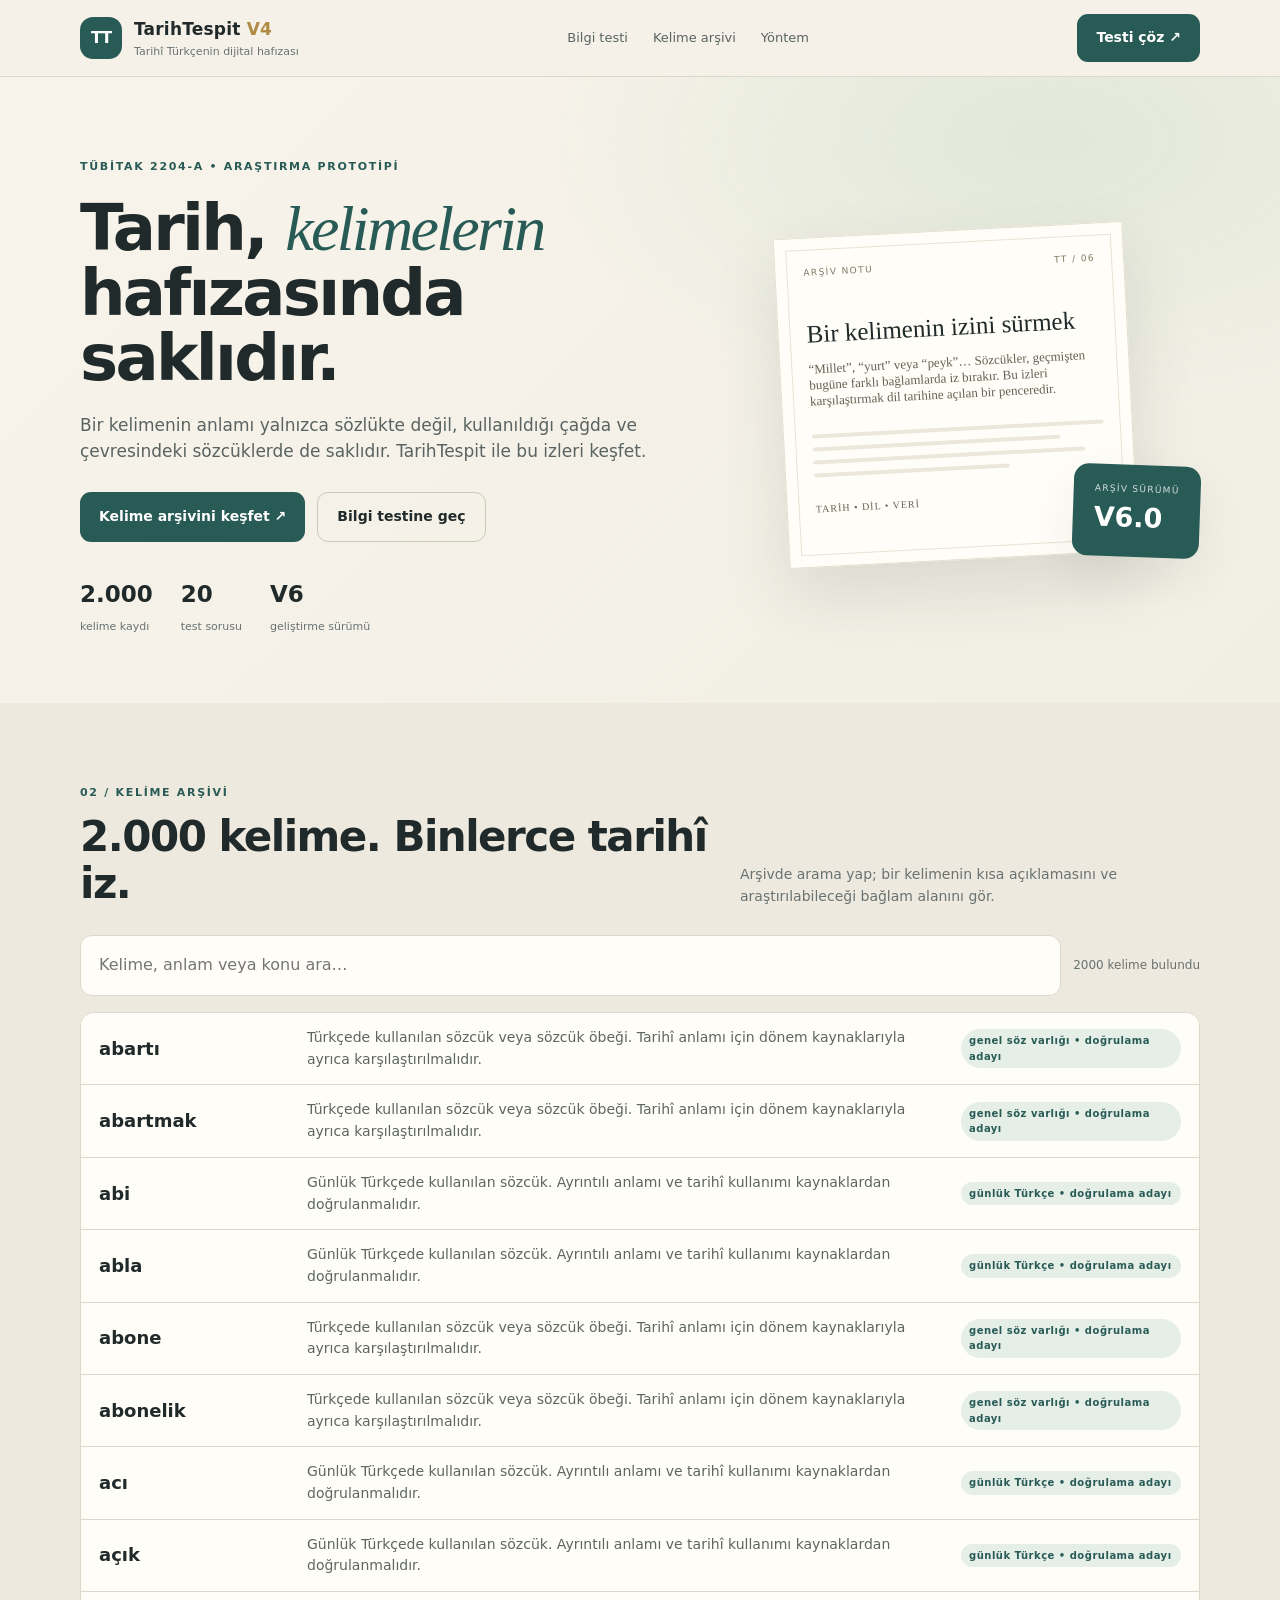
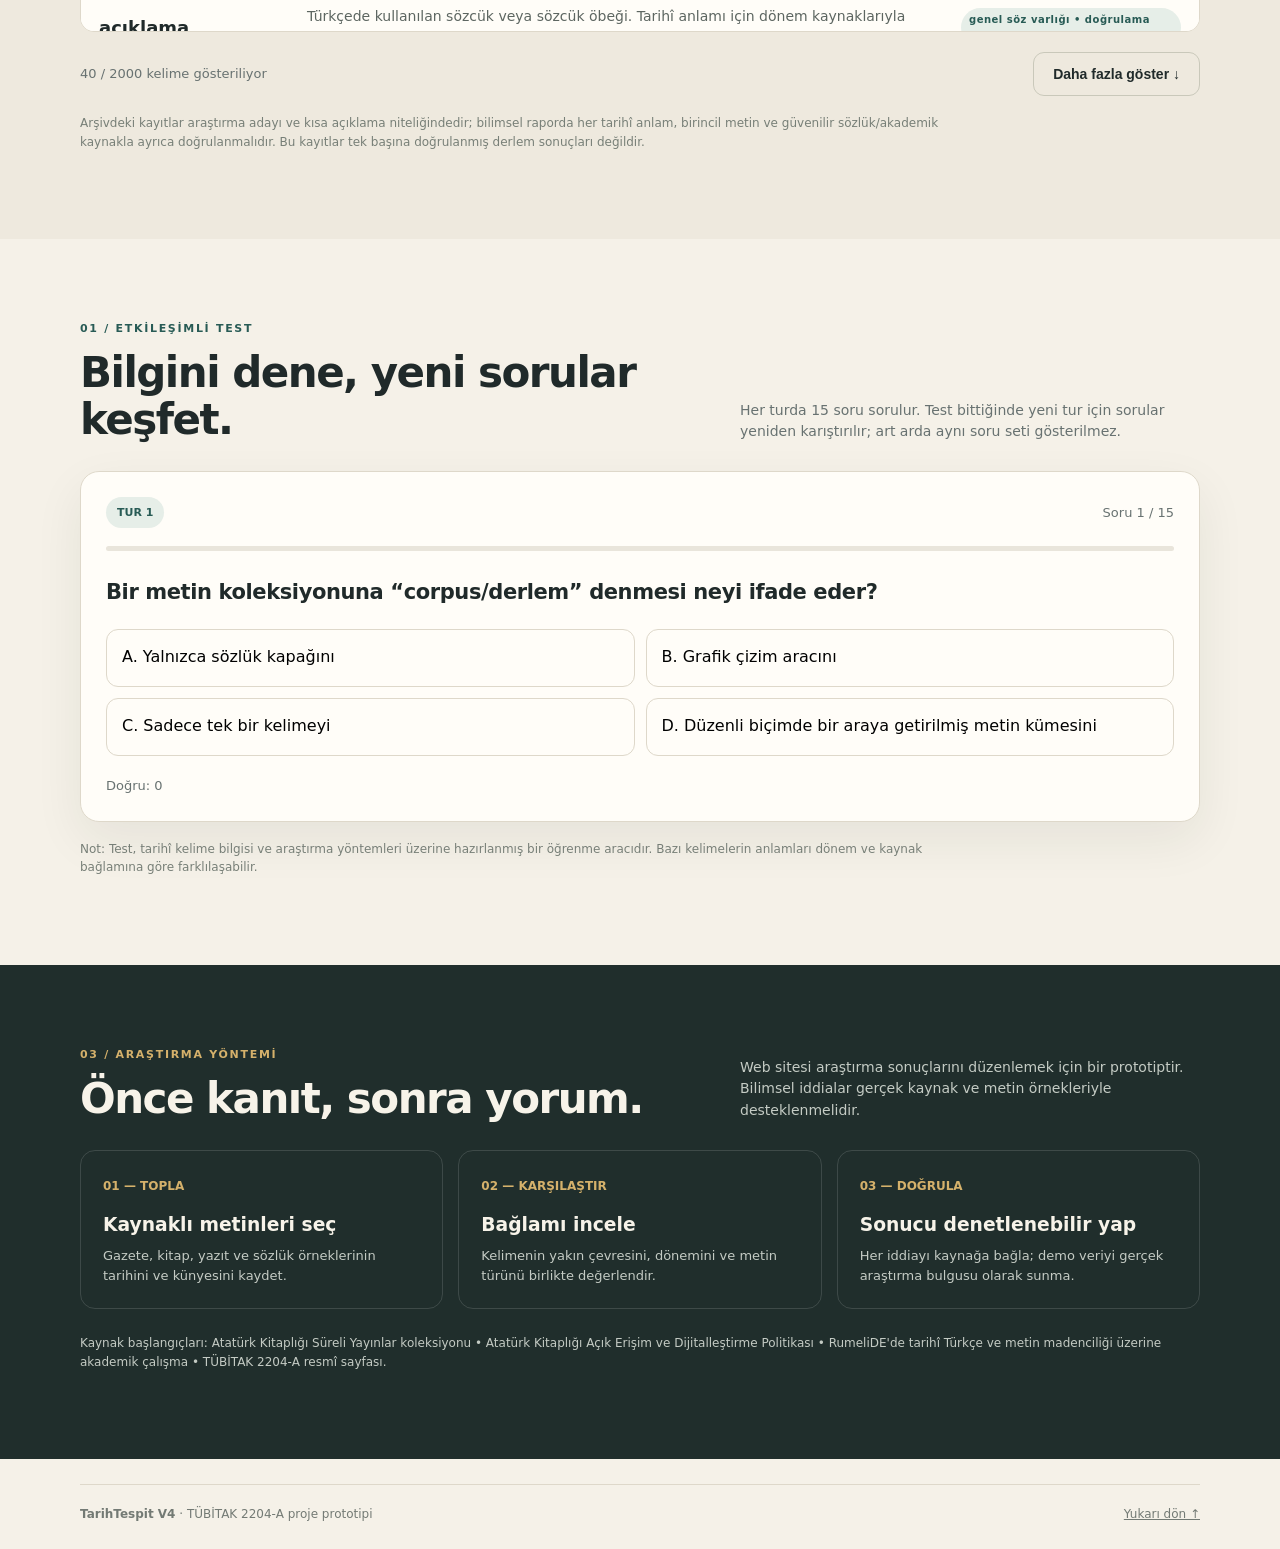
<file: TarihTespit_V6/index.html>
<!doctype html>
<html lang="tr">
<head>
<meta charset="utf-8"><meta name="viewport" content="width=device-width,initial-scale=1">
<title>TarihTespit — V6</title>
<meta name="description" content="Tarihî Türkçe kelimelerin anlam ve bağlam izlerini keşfet.">
<style>
:root{--ink:#202a2a;--muted:#687271;--paper:#f5f1e8;--white:#fffdf8;--teal:#285b55;--gold:#d4a34c;--line:#ded8ca;--pale:#e6eee8;--shadow:0 18px 50px #1c302012}
*{box-sizing:border-box}html{scroll-behavior:smooth}body{margin:0;background:var(--paper);color:var(--ink);font-family:Inter,ui-sans-serif,system-ui,-apple-system,"Segoe UI",sans-serif;line-height:1.55}a{color:inherit}.wrap{width:min(1120px,92%);margin:auto}.top{position:sticky;top:0;z-index:9;background:#f5f1e8ed;backdrop-filter:blur(14px);border-bottom:1px solid var(--line)}.nav{height:76px;display:flex;align-items:center;justify-content:space-between;gap:20px}.brand{display:flex;align-items:center;gap:12px;text-decoration:none}.mark{display:grid;place-items:center;width:42px;height:42px;border-radius:13px;background:var(--teal);color:white;font-weight:850;letter-spacing:-1px}.brand strong{display:block;font-size:17px;letter-spacing:.2px}.brand small{display:block;color:var(--muted);font-size:11px}.links{display:flex;gap:25px;font-size:13px;color:#596361}.links a{text-decoration:none}.links a:hover{color:var(--teal)}.hero{padding:76px 0 66px;background:radial-gradient(ellipse at 82% 10%,#e1e8d9 0,transparent 34%),linear-gradient(135deg,#f8f4eb,#f1eee4)}.heroGrid{display:grid;grid-template-columns:1.08fr .92fr;gap:58px;align-items:center}.eyebrow{font-size:11px;font-weight:800;letter-spacing:1.7px;text-transform:uppercase;color:var(--teal)}h1{font-size:clamp(40px,5vw,67px);line-height:1.02;letter-spacing:-2.7px;margin:18px 0 20px;max-width:650px}h1 em{font-family:Georgia,serif;font-weight:500;color:var(--teal)}.lead{font-size:17px;color:#596361;max-width:570px}.actions{display:flex;gap:12px;flex-wrap:wrap;margin:28px 0}.btn{border:0;border-radius:11px;padding:13px 19px;font-weight:750;cursor:pointer;text-decoration:none;display:inline-flex;align-items:center;gap:10px;font-size:14px;transition:.2s}.primary{background:var(--teal);color:#fff}.primary:hover{background:#1c4742;transform:translateY(-1px)}.secondary{border:1px solid #c9c8ba;background:transparent;color:var(--ink)}.stats{display:flex;gap:28px;margin-top:35px}.stats strong{display:block;font-size:23px}.stats span{font-size:11px;color:var(--muted)}.archive{min-height:360px;position:relative;display:grid;place-items:center}.sheet{width:min(350px,90%);min-height:330px;background:#fffdf7;border:1px solid #e5dece;box-shadow:0 28px 65px #33433b20;padding:28px;transform:rotate(-3deg);position:relative}.sheet:before{content:"";position:absolute;inset:11px;border:1px solid #e9e2d4;pointer-events:none}.sheetTop{display:flex;justify-content:space-between;font-size:9px;letter-spacing:1.4px;color:#827966}.sheet h3{font:25px Georgia,serif;margin:40px 0 12px}.sheet p{font:13px Georgia,serif;color:#666052}.lines{display:grid;gap:9px;margin-top:25px}.lines i{height:4px;background:#ece7db;border-radius:4px}.lines i:nth-child(2){width:85%}.lines i:nth-child(3){width:93%}.lines i:nth-child(4){width:67%}.floating{position:absolute;right:0;bottom:18px;background:var(--teal);color:white;padding:18px 21px;border-radius:15px;box-shadow:var(--shadow);transform:rotate(2deg)}.floating small{display:block;font-size:9px;letter-spacing:1.3px;opacity:.8}.floating strong{font-size:27px}.section{padding:76px 0}.sectionHead{display:flex;justify-content:space-between;gap:30px;align-items:end;margin-bottom:28px}.sectionHead h2{font-size:clamp(28px,3.4vw,42px);letter-spacing:-1.5px;line-height:1.12;margin:9px 0 0}.sectionHead p{max-width:460px;color:var(--muted);font-size:14px;margin:0}.card{background:var(--white);border:1px solid var(--line);border-radius:19px;box-shadow:var(--shadow);padding:25px}.testHead{display:flex;justify-content:space-between;align-items:center;gap:15px}.pill{font-size:11px;border-radius:99px;padding:7px 11px;background:var(--pale);color:var(--teal);font-weight:800}.progress{height:5px;background:#e9e5db;border-radius:10px;overflow:hidden;margin:18px 0 25px}.progress span{height:100%;display:block;background:var(--gold);width:0;transition:width .25s}.question{font-size:21px;font-weight:780;letter-spacing:-.4px;margin:10px 0 20px}.answers{display:grid;grid-template-columns:1fr 1fr;gap:11px}.answer{padding:15px;border:1px solid var(--line);border-radius:12px;background:#fffdf8;text-align:left;font:inherit;cursor:pointer;min-height:58px;transition:.15s}.answer:hover:not(:disabled){border-color:var(--teal);background:#f1f6f1}.answer:disabled{cursor:default}.answer.correct{border-color:#4d8a65;background:#e7f4e8}.answer.wrong{border-color:#b86b5d;background:#f8e9e5}.explain{display:none;margin-top:17px;padding:14px 16px;border-radius:12px;background:#f1eee5;color:#555c57;font-size:13px}.testFoot{display:flex;justify-content:space-between;align-items:center;gap:15px;margin-top:20px}.score{font-size:13px;color:var(--muted)}.hidden{display:none!important}.result{text-align:center;padding:25px 10px}.result .big{font-size:54px;font-weight:850;letter-spacing:-2px;color:var(--teal)}.result p{max-width:520px;margin:8px auto 22px;color:var(--muted)}.tools{display:grid;grid-template-columns:1fr auto;gap:12px;margin-bottom:16px}.search{width:100%;border:1px solid var(--line);border-radius:12px;padding:17px 18px;font:inherit;background:#fffdf8;outline:none}.search:focus{border-color:var(--teal);box-shadow:0 0 0 3px #285b5517}.count{align-self:center;font-size:12px;color:var(--muted);white-space:nowrap}.wordGrid{display:grid;grid-template-columns:1fr;gap:0;max-height:620px;overflow-y:auto;border:1px solid var(--line);border-radius:14px;background:var(--white);padding:0}.word{display:grid;grid-template-columns:minmax(130px,190px) 1fr minmax(150px,220px);align-items:center;gap:18px;padding:14px 18px;background:var(--white);border-bottom:1px solid var(--line);min-height:66px}.word h3{margin:0;font-size:18px}.word p{margin:0;color:#5d6661;font-size:14px}.tag{display:inline-block;margin:0;font-size:10px;font-weight:750;letter-spacing:.5px;color:var(--teal);background:var(--pale);border-radius:99px;padding:4px 8px}.dark{background:#202e2c;color:#f7f3e9}.dark .eyebrow{color:#d5b16b}.dark .sectionHead p{color:#c4cbc4}.steps{display:grid;grid-template-columns:repeat(3,1fr);gap:15px;margin-top:27px}.step{border:1px solid #ffffff22;border-radius:15px;padding:22px}.step b{color:#d5b16b;font-size:12px}.step h3{margin:12px 0 7px}.step p{color:#c4cbc4;font-size:13px;margin:0}footer{padding:25px 0;color:#737a74;font-size:12px}.foot{display:flex;justify-content:space-between;gap:15px;border-top:1px solid var(--line);padding-top:20px}.notice{font-size:12px;color:#777f77;margin-top:18px;max-width:900px}
@media(max-width:760px){.links{display:none}.heroGrid{grid-template-columns:1fr;gap:20px}.archive{min-height:340px}.sectionHead{display:block}.sectionHead p{margin-top:13px}.answers{grid-template-columns:1fr}.wordGrid{grid-template-columns:1fr}.word{grid-template-columns:1fr;gap:5px}.steps{grid-template-columns:1fr}.stats{gap:18px}.card{padding:18px}}@media(max-width:460px){.wordGrid{grid-template-columns:1fr}.word{grid-template-columns:1fr;gap:5px}.hero{padding-top:50px}.stats{justify-content:space-between}.testFoot{align-items:flex-start;flex-direction:column}}
</style>
</head>
<body>
<header class="top"><div class="wrap nav"><a class="brand" href="#top"><span class="mark">TT</span><span><strong>TarihTespit <span style="color:#b08a42">V4</span></strong><small>Tarihî Türkçenin dijital hafızası</small></span></a><nav class="links"><a href="#test">Bilgi testi</a><a href="#kelimeler">Kelime arşivi</a><a href="#yontem">Yöntem</a></nav><a class="btn primary" href="#test">Testi çöz ↗</a></div></header>
<main id="top">
<section class="hero"><div class="wrap heroGrid"><div><span class="eyebrow">TÜBİTAK 2204-A • ARAŞTIRMA PROTOTİPİ</span><h1>Tarih, <em>kelimelerin</em> hafızasında saklıdır.</h1><p class="lead">Bir kelimenin anlamı yalnızca sözlükte değil, kullanıldığı çağda ve çevresindeki sözcüklerde de saklıdır. TarihTespit ile bu izleri keşfet.</p><div class="actions"><a class="btn primary" href="#kelimeler">Kelime arşivini keşfet ↗</a><a class="btn secondary" href="#test">Bilgi testine geç</a></div><div class="stats"><div><strong>2.000</strong><span>kelime kaydı</span></div><div><strong>20</strong><span>test sorusu</span></div><div><strong>V6</strong><span>geliştirme sürümü</span></div></div></div><div class="archive"><div class="sheet"><div class="sheetTop"><span>ARŞİV NOTU</span><span>TT / 06</span></div><h3>Bir kelimenin izini sürmek</h3><p>“Millet”, “yurt” veya “peyk”… Sözcükler, geçmişten bugüne farklı bağlamlarda iz bırakır. Bu izleri karşılaştırmak dil tarihine açılan bir penceredir.</p><div class="lines"><i></i><i></i><i></i><i></i></div><p style="font-size:10px;letter-spacing:1px;margin-top:26px">TARİH • DİL • VERİ</p></div><div class="floating"><small>ARŞİV SÜRÜMÜ</small><strong>V6.0</strong></div></div></div></section>
<section class="section" id="kelimeler" style="background:#eee9de"><div class="wrap"><div class="sectionHead"><div><span class="eyebrow">02 / KELİME ARŞİVİ</span><h2>2.000 kelime. Binlerce tarihî iz.</h2></div><p>Arşivde arama yap; bir kelimenin kısa açıklamasını ve araştırılabileceği bağlam alanını gör.</p></div><div class="tools"><input class="search" id="searchWord" placeholder="Kelime, anlam veya konu ara…" autocomplete="off"><span class="count" id="wordCount">2.000 kelime</span></div><div class="wordGrid" id="wordGrid"></div><div class="testFoot"><span class="score" id="pageInfo">İlk 24 kelime gösteriliyor</span><button class="btn secondary" id="showMore">Daha fazla göster ↓</button></div><p class="notice">Arşivdeki kayıtlar araştırma adayı ve kısa açıklama niteliğindedir; bilimsel raporda her tarihî anlam, birincil metin ve güvenilir sözlük/akademik kaynakla ayrıca doğrulanmalıdır. Bu kayıtlar tek başına doğrulanmış derlem sonuçları değildir.</p></div></section>

<section class="section" id="test"><div class="wrap"><div class="sectionHead"><div><span class="eyebrow">01 / ETKİLEŞİMLİ TEST</span><h2>Bilgini dene, yeni sorular keşfet.</h2></div><p>Her turda 15 soru sorulur. Test bittiğinde yeni tur için sorular yeniden karıştırılır; art arda aynı soru seti gösterilmez.</p></div><div class="card" id="quizCard"><div id="quizPlay"><div class="testHead"><span class="pill" id="roundLabel">TUR 1</span><span class="score" id="counter">Soru 1 / 15</span></div><div class="progress"><span id="bar"></span></div><div class="question" id="question">Yükleniyor…</div><div class="answers" id="answers"></div><div class="explain" id="explain"></div><div class="testFoot"><span class="score" id="liveScore">Doğru: 0</span><button class="btn primary hidden" id="next">Sonraki soru →</button></div></div><div class="result hidden" id="quizResult"><span class="eyebrow">TUR TAMAMLANDI</span><div class="big" id="finalScore">0 / 15</div><p id="resultText">Güzel iş!</p><button class="btn primary" id="restart">Yeni test başlat ↻</button></div></div><p class="notice">Not: Test, tarihî kelime bilgisi ve araştırma yöntemleri üzerine hazırlanmış bir öğrenme aracıdır. Bazı kelimelerin anlamları dönem ve kaynak bağlamına göre farklılaşabilir.</p></div></section>
<section class="section dark" id="yontem"><div class="wrap"><div class="sectionHead"><div><span class="eyebrow">03 / ARAŞTIRMA YÖNTEMİ</span><h2>Önce kanıt, sonra yorum.</h2></div><p>Web sitesi araştırma sonuçlarını düzenlemek için bir prototiptir. Bilimsel iddialar gerçek kaynak ve metin örnekleriyle desteklenmelidir.</p></div><div class="steps"><article class="step"><b>01 — TOPLA</b><h3>Kaynaklı metinleri seç</h3><p>Gazete, kitap, yazıt ve sözlük örneklerinin tarihini ve künyesini kaydet.</p></article><article class="step"><b>02 — KARŞILAŞTIR</b><h3>Bağlamı incele</h3><p>Kelimenin yakın çevresini, dönemini ve metin türünü birlikte değerlendir.</p></article><article class="step"><b>03 — DOĞRULA</b><h3>Sonucu denetlenebilir yap</h3><p>Her iddiayı kaynağa bağla; demo veriyi gerçek araştırma bulgusu olarak sunma.</p></article></div><p style="font-size:12px;color:#c4cbc4;margin-top:25px">Kaynak başlangıçları: Atatürk Kitaplığı Süreli Yayınlar koleksiyonu • Atatürk Kitaplığı Açık Erişim ve Dijitalleştirme Politikası • RumeliDE'de tarihî Türkçe ve metin madenciliği üzerine akademik çalışma • TÜBİTAK 2204-A resmî sayfası.</p></div></section>
</main><footer><div class="wrap foot"><span><strong>TarihTespit V4</strong> · TÜBİTAK 2204-A proje prototipi</span><a href="#top">Yukarı dön ↑</a></div></footer>
<script>
const WORDS = [{"word":"abartı","meaning":"Türkçede kullanılan sözcük veya sözcük öbeği. Tarihî anlamı için dönem kaynaklarıyla ayrıca karşılaştırılmalıdır.","field":"genel söz varlığı • doğrulama adayı"},{"word":"abartmak","meaning":"Türkçede kullanılan sözcük veya sözcük öbeği. Tarihî anlamı için dönem kaynaklarıyla ayrıca karşılaştırılmalıdır.","field":"genel söz varlığı • doğrulama adayı"},{"word":"abi","meaning":"Günlük Türkçede kullanılan sözcük. Ayrıntılı anlamı ve tarihî kullanımı kaynaklardan doğrulanmalıdır.","field":"günlük Türkçe • doğrulama adayı"},{"word":"abla","meaning":"Günlük Türkçede kullanılan sözcük. Ayrıntılı anlamı ve tarihî kullanımı kaynaklardan doğrulanmalıdır.","field":"günlük Türkçe • doğrulama adayı"},{"word":"abone","meaning":"Türkçede kullanılan sözcük veya sözcük öbeği. Tarihî anlamı için dönem kaynaklarıyla ayrıca karşılaştırılmalıdır.","field":"genel söz varlığı • doğrulama adayı"},{"word":"abonelik","meaning":"Türkçede kullanılan sözcük veya sözcük öbeği. Tarihî anlamı için dönem kaynaklarıyla ayrıca karşılaştırılmalıdır.","field":"genel söz varlığı • doğrulama adayı"},{"word":"açık","meaning":"Günlük Türkçede kullanılan sözcük. Ayrıntılı anlamı ve tarihî kullanımı kaynaklardan doğrulanmalıdır.","field":"günlük Türkçe • doğrulama adayı"},{"word":"açıklama","meaning":"Türkçede kullanılan sözcük veya sözcük öbeği. Tarihî anlamı için dönem kaynaklarıyla ayrıca karşılaştırılmalıdır.","field":"genel söz varlığı • doğrulama adayı"},{"word":"açıklık","meaning":"Türkçede kullanılan sözcük veya sözcük öbeği. Tarihî anlamı için dönem kaynaklarıyla ayrıca karşılaştırılmalıdır.","field":"genel söz varlığı • doğrulama adayı"},{"word":"açılım","meaning":"Türkçede kullanılan sözcük veya sözcük öbeği. Tarihî anlamı için dönem kaynaklarıyla ayrıca karşılaştırılmalıdır.","field":"genel söz varlığı • doğrulama adayı"},{"word":"açılış","meaning":"Türkçede kullanılan sözcük veya sözcük öbeği. Tarihî anlamı için dönem kaynaklarıyla ayrıca karşılaştırılmalıdır.","field":"genel söz varlığı • doğrulama adayı"},{"word":"açısı","meaning":"Türkçede kullanılan sözcük veya sözcük öbeği. Tarihî anlamı için dönem kaynaklarıyla ayrıca karşılaştırılmalıdır.","field":"genel söz varlığı • doğrulama adayı"},{"word":"açlık","meaning":"Türkçede kullanılan sözcük veya sözcük öbeği. Tarihî anlamı için dönem kaynaklarıyla ayrıca karşılaştırılmalıdır.","field":"genel söz varlığı • doğrulama adayı"},{"word":"acı","meaning":"Günlük Türkçede kullanılan sözcük. Ayrıntılı anlamı ve tarihî kullanımı kaynaklardan doğrulanmalıdır.","field":"günlük Türkçe • doğrulama adayı"},{"word":"ad","meaning":"Günlük Türkçede kullanılan sözcük. Ayrıntılı anlamı ve tarihî kullanımı kaynaklardan doğrulanmalıdır.","field":"günlük Türkçe • doğrulama adayı"},{"word":"ada","meaning":"Günlük Türkçede kullanılan sözcük. Ayrıntılı anlamı ve tarihî kullanımı kaynaklardan doğrulanmalıdır.","field":"günlük Türkçe • doğrulama adayı"},{"word":"adalet","meaning":"Türkçede kullanılan sözcük veya sözcük öbeği. Tarihî anlamı için dönem kaynaklarıyla ayrıca karşılaştırılmalıdır.","field":"genel söz varlığı • doğrulama adayı"},{"word":"adam","meaning":"Günlük Türkçede kullanılan sözcük. Ayrıntılı anlamı ve tarihî kullanımı kaynaklardan doğrulanmalıdır.","field":"günlük Türkçe • doğrulama adayı"},{"word":"aday","meaning":"Günlük Türkçede kullanılan sözcük. Ayrıntılı anlamı ve tarihî kullanımı kaynaklardan doğrulanmalıdır.","field":"günlük Türkçe • doğrulama adayı"},{"word":"adet","meaning":"Günlük Türkçede kullanılan sözcük. Ayrıntılı anlamı ve tarihî kullanımı kaynaklardan doğrulanmalıdır.","field":"günlük Türkçe • doğrulama adayı"},{"word":"adım","meaning":"Günlük Türkçede kullanılan sözcük. Ayrıntılı anlamı ve tarihî kullanımı kaynaklardan doğrulanmalıdır.","field":"günlük Türkçe • doğrulama adayı"},{"word":"adımcı","meaning":"Türkçede kullanılan sözcük veya sözcük öbeği. Tarihî anlamı için dönem kaynaklarıyla ayrıca karşılaştırılmalıdır.","field":"genel söz varlığı • doğrulama adayı"},{"word":"adlandırılmak","meaning":"Türkçede kullanılan sözcük veya sözcük öbeği. Tarihî anlamı için dönem kaynaklarıyla ayrıca karşılaştırılmalıdır.","field":"genel söz varlığı • doğrulama adayı"},{"word":"adlandırma","meaning":"Türkçede kullanılan sözcük veya sözcük öbeği. Tarihî anlamı için dönem kaynaklarıyla ayrıca karşılaştırılmalıdır.","field":"genel söz varlığı • doğrulama adayı"},{"word":"adlandırmak","meaning":"Türkçede kullanılan sözcük veya sözcük öbeği. Tarihî anlamı için dönem kaynaklarıyla ayrıca karşılaştırılmalıdır.","field":"genel söz varlığı • doğrulama adayı"},{"word":"adres","meaning":"Günlük Türkçede kullanılan sözcük. Ayrıntılı anlamı ve tarihî kullanımı kaynaklardan doğrulanmalıdır.","field":"günlük Türkçe • doğrulama adayı"},{"word":"ağa","meaning":"büyük kardeş; saygı unvanı","field":"toplumsal unvanlar"},{"word":"ağabey","meaning":"Günlük Türkçede kullanılan sözcük. Ayrıntılı anlamı ve tarihî kullanımı kaynaklardan doğrulanmalıdır.","field":"günlük Türkçe • doğrulama adayı"},{"word":"ağabeylik","meaning":"Türkçede kullanılan sözcük veya sözcük öbeği. Tarihî anlamı için dönem kaynaklarıyla ayrıca karşılaştırılmalıdır.","field":"genel söz varlığı • doğrulama adayı"},{"word":"ağaç","meaning":"Günlük Türkçede kullanılan sözcük. Ayrıntılı anlamı ve tarihî kullanımı kaynaklardan doğrulanmalıdır.","field":"günlük Türkçe • doğrulama adayı"},{"word":"ağırlık","meaning":"Günlük Türkçede kullanılan sözcük. Ayrıntılı anlamı ve tarihî kullanımı kaynaklardan doğrulanmalıdır.","field":"günlük Türkçe • doğrulama adayı"},{"word":"ağıt","meaning":"ölüm ardından yakılan ezgi","field":"sözlü kültür"},{"word":"ağız","meaning":"Günlük Türkçede kullanılan sözcük. Ayrıntılı anlamı ve tarihî kullanımı kaynaklardan doğrulanmalıdır.","field":"günlük Türkçe • doğrulama adayı"},{"word":"ağlama","meaning":"Türkçede kullanılan sözcük veya sözcük öbeği. Tarihî anlamı için dönem kaynaklarıyla ayrıca karşılaştırılmalıdır.","field":"genel söz varlığı • doğrulama adayı"},{"word":"ağrı","meaning":"Günlük Türkçede kullanılan sözcük. Ayrıntılı anlamı ve tarihî kullanımı kaynaklardan doğrulanmalıdır.","field":"günlük Türkçe • doğrulama adayı"},{"word":"ağrılı","meaning":"Türkçede kullanılan sözcük veya sözcük öbeği. Tarihî anlamı için dönem kaynaklarıyla ayrıca karşılaştırılmalıdır.","field":"genel söz varlığı • doğrulama adayı"},{"word":"ağrısız","meaning":"Türkçede kullanılan sözcük veya sözcük öbeği. Tarihî anlamı için dönem kaynaklarıyla ayrıca karşılaştırılmalıdır.","field":"genel söz varlığı • doğrulama adayı"},{"word":"ahşap","meaning":"Günlük Türkçede kullanılan sözcük. Ayrıntılı anlamı ve tarihî kullanımı kaynaklardan doğrulanmalıdır.","field":"günlük Türkçe • doğrulama adayı"},{"word":"aile","meaning":"Günlük Türkçede kullanılan sözcük. Ayrıntılı anlamı ve tarihî kullanımı kaynaklardan doğrulanmalıdır.","field":"günlük Türkçe • doğrulama adayı"},{"word":"akarsu","meaning":"Günlük Türkçede kullanılan sözcük. Ayrıntılı anlamı ve tarihî kullanımı kaynaklardan doğrulanmalıdır.","field":"günlük Türkçe • doğrulama adayı"},{"word":"akçe","meaning":"Osmanlı gümüş parası","field":"ekonomi"},{"word":"akıl","meaning":"Günlük Türkçede kullanılan sözcük. Ayrıntılı anlamı ve tarihî kullanımı kaynaklardan doğrulanmalıdır.","field":"günlük Türkçe • doğrulama adayı"},{"word":"akıllı","meaning":"Türkçede kullanılan sözcük veya sözcük öbeği. Tarihî anlamı için dönem kaynaklarıyla ayrıca karşılaştırılmalıdır.","field":"genel söz varlığı • doğrulama adayı"},{"word":"akılsız","meaning":"Türkçede kullanılan sözcük veya sözcük öbeği. Tarihî anlamı için dönem kaynaklarıyla ayrıca karşılaştırılmalıdır.","field":"genel söz varlığı • doğrulama adayı"},{"word":"akış","meaning":"Türkçede kullanılan sözcük veya sözcük öbeği. Tarihî anlamı için dönem kaynaklarıyla ayrıca karşılaştırılmalıdır.","field":"genel söz varlığı • doğrulama adayı"},{"word":"akışkan","meaning":"Türkçede kullanılan sözcük veya sözcük öbeği. Tarihî anlamı için dönem kaynaklarıyla ayrıca karşılaştırılmalıdır.","field":"genel söz varlığı • doğrulama adayı"},{"word":"akraba","meaning":"Türkçede kullanılan sözcük veya sözcük öbeği. Tarihî anlamı için dönem kaynaklarıyla ayrıca karşılaştırılmalıdır.","field":"genel söz varlığı • doğrulama adayı"},{"word":"akrabalık","meaning":"Türkçede kullanılan sözcük veya sözcük öbeği. Tarihî anlamı için dönem kaynaklarıyla ayrıca karşılaştırılmalıdır.","field":"genel söz varlığı • doğrulama adayı"},{"word":"akşam","meaning":"Günlük Türkçede kullanılan sözcük. Ayrıntılı anlamı ve tarihî kullanımı kaynaklardan doğrulanmalıdır.","field":"günlük Türkçe • doğrulama adayı"},{"word":"aktarım","meaning":"Türkçede kullanılan sözcük veya sözcük öbeği. Tarihî anlamı için dönem kaynaklarıyla ayrıca karşılaştırılmalıdır.","field":"genel söz varlığı • doğrulama adayı"},{"word":"aktarmak","meaning":"Türkçede kullanılan sözcük veya sözcük öbeği. Tarihî anlamı için dönem kaynaklarıyla ayrıca karşılaştırılmalıdır.","field":"genel söz varlığı • doğrulama adayı"},{"word":"alan","meaning":"Günlük Türkçede kullanılan sözcük. Ayrıntılı anlamı ve tarihî kullanımı kaynaklardan doğrulanmalıdır.","field":"günlük Türkçe • doğrulama adayı"},{"word":"alanı","meaning":"Türkçede kullanılan sözcük veya sözcük öbeği. Tarihî anlamı için dönem kaynaklarıyla ayrıca karşılaştırılmalıdır.","field":"genel söz varlığı • doğrulama adayı"},{"word":"alanları","meaning":"Türkçede kullanılan sözcük veya sözcük öbeği. Tarihî anlamı için dönem kaynaklarıyla ayrıca karşılaştırılmalıdır.","field":"genel söz varlığı • doğrulama adayı"},{"word":"alet","meaning":"Günlük Türkçede kullanılan sözcük. Ayrıntılı anlamı ve tarihî kullanımı kaynaklardan doğrulanmalıdır.","field":"günlük Türkçe • doğrulama adayı"},{"word":"alıcı","meaning":"Türkçede kullanılan sözcük veya sözcük öbeği. Tarihî anlamı için dönem kaynaklarıyla ayrıca karşılaştırılmalıdır.","field":"genel söz varlığı • doğrulama adayı"},{"word":"alım","meaning":"Türkçede kullanılan sözcük veya sözcük öbeği. Tarihî anlamı için dönem kaynaklarıyla ayrıca karşılaştırılmalıdır.","field":"genel söz varlığı • doğrulama adayı"},{"word":"alın","meaning":"Günlük Türkçede kullanılan sözcük. Ayrıntılı anlamı ve tarihî kullanımı kaynaklardan doğrulanmalıdır.","field":"günlük Türkçe • doğrulama adayı"},{"word":"alışkanlık","meaning":"Türkçede kullanılan sözcük veya sözcük öbeği. Tarihî anlamı için dönem kaynaklarıyla ayrıca karşılaştırılmalıdır.","field":"genel söz varlığı • doğrulama adayı"},{"word":"alışkanlıklar","meaning":"Türkçede kullanılan sözcük veya sözcük öbeği. Tarihî anlamı için dönem kaynaklarıyla ayrıca karşılaştırılmalıdır.","field":"genel söz varlığı • doğrulama adayı"},{"word":"alıştırma","meaning":"Türkçede kullanılan sözcük veya sözcük öbeği. Tarihî anlamı için dönem kaynaklarıyla ayrıca karşılaştırılmalıdır.","field":"genel söz varlığı • doğrulama adayı"},{"word":"alıştırmak","meaning":"Türkçede kullanılan sözcük veya sözcük öbeği. Tarihî anlamı için dönem kaynaklarıyla ayrıca karşılaştırılmalıdır.","field":"genel söz varlığı • doğrulama adayı"},{"word":"alışveriş","meaning":"Günlük Türkçede kullanılan sözcük. Ayrıntılı anlamı ve tarihî kullanımı kaynaklardan doğrulanmalıdır.","field":"günlük Türkçe • doğrulama adayı"},{"word":"alışverişçi","meaning":"Türkçede kullanılan sözcük veya sözcük öbeği. Tarihî anlamı için dönem kaynaklarıyla ayrıca karşılaştırılmalıdır.","field":"genel söz varlığı • doğrulama adayı"},{"word":"alplik","meaning":"yiğitlik, kahramanlık","field":"destanlar"},{"word":"alt","meaning":"Günlük Türkçede kullanılan sözcük. Ayrıntılı anlamı ve tarihî kullanımı kaynaklardan doğrulanmalıdır.","field":"günlük Türkçe • doğrulama adayı"},{"word":"altın","meaning":"Günlük Türkçede kullanılan sözcük. Ayrıntılı anlamı ve tarihî kullanımı kaynaklardan doğrulanmalıdır.","field":"günlük Türkçe • doğrulama adayı"},{"word":"amaç","meaning":"Günlük Türkçede kullanılan sözcük. Ayrıntılı anlamı ve tarihî kullanımı kaynaklardan doğrulanmalıdır.","field":"günlük Türkçe • doğrulama adayı"},{"word":"amca","meaning":"Günlük Türkçede kullanılan sözcük. Ayrıntılı anlamı ve tarihî kullanımı kaynaklardan doğrulanmalıdır.","field":"günlük Türkçe • doğrulama adayı"},{"word":"an","meaning":"Günlük Türkçede kullanılan sözcük. Ayrıntılı anlamı ve tarihî kullanımı kaynaklardan doğrulanmalıdır.","field":"günlük Türkçe • doğrulama adayı"},{"word":"anahtar","meaning":"Günlük Türkçede kullanılan sözcük. Ayrıntılı anlamı ve tarihî kullanımı kaynaklardan doğrulanmalıdır.","field":"günlük Türkçe • doğrulama adayı"},{"word":"anaokulu","meaning":"Günlük Türkçede kullanılan sözcük. Ayrıntılı anlamı ve tarihî kullanımı kaynaklardan doğrulanmalıdır.","field":"günlük Türkçe • doğrulama adayı"},{"word":"and","meaning":"yemin","field":"hukuk ve gelenek"},{"word":"anlam","meaning":"Günlük Türkçede kullanılan sözcük. Ayrıntılı anlamı ve tarihî kullanımı kaynaklardan doğrulanmalıdır.","field":"günlük Türkçe • doğrulama adayı"},{"word":"anlaşma","meaning":"Türkçede kullanılan sözcük veya sözcük öbeği. Tarihî anlamı için dönem kaynaklarıyla ayrıca karşılaştırılmalıdır.","field":"genel söz varlığı • doğrulama adayı"},{"word":"anlaşmazlık","meaning":"Türkçede kullanılan sözcük veya sözcük öbeği. Tarihî anlamı için dönem kaynaklarıyla ayrıca karşılaştırılmalıdır.","field":"genel söz varlığı • doğrulama adayı"},{"word":"anlatı","meaning":"Türkçede kullanılan sözcük veya sözcük öbeği. Tarihî anlamı için dönem kaynaklarıyla ayrıca karşılaştırılmalıdır.","field":"genel söz varlığı • doğrulama adayı"},{"word":"anlatıcı","meaning":"Türkçede kullanılan sözcük veya sözcük öbeği. Tarihî anlamı için dönem kaynaklarıyla ayrıca karşılaştırılmalıdır.","field":"genel söz varlığı • doğrulama adayı"},{"word":"anlatım","meaning":"Türkçede kullanılan sözcük veya sözcük öbeği. Tarihî anlamı için dönem kaynaklarıyla ayrıca karşılaştırılmalıdır.","field":"genel söz varlığı • doğrulama adayı"},{"word":"anlayabilmek","meaning":"Türkçede kullanılan sözcük veya sözcük öbeği. Tarihî anlamı için dönem kaynaklarıyla ayrıca karşılaştırılmalıdır.","field":"genel söz varlığı • doğrulama adayı"},{"word":"anlayış","meaning":"Günlük Türkçede kullanılan sözcük. Ayrıntılı anlamı ve tarihî kullanımı kaynaklardan doğrulanmalıdır.","field":"günlük Türkçe • doğrulama adayı"},{"word":"anne","meaning":"Günlük Türkçede kullanılan sözcük. Ayrıntılı anlamı ve tarihî kullanımı kaynaklardan doğrulanmalıdır.","field":"günlük Türkçe • doğrulama adayı"},{"word":"anneanne","meaning":"Günlük Türkçede kullanılan sözcük. Ayrıntılı anlamı ve tarihî kullanımı kaynaklardan doğrulanmalıdır.","field":"günlük Türkçe • doğrulama adayı"},{"word":"apartman","meaning":"Günlük Türkçede kullanılan sözcük. Ayrıntılı anlamı ve tarihî kullanımı kaynaklardan doğrulanmalıdır.","field":"günlük Türkçe • doğrulama adayı"},{"word":"ara","meaning":"Günlük Türkçede kullanılan sözcük. Ayrıntılı anlamı ve tarihî kullanımı kaynaklardan doğrulanmalıdır.","field":"günlük Türkçe • doğrulama adayı"},{"word":"araba","meaning":"Günlük Türkçede kullanılan sözcük. Ayrıntılı anlamı ve tarihî kullanımı kaynaklardan doğrulanmalıdır.","field":"günlük Türkçe • doğrulama adayı"},{"word":"araç","meaning":"Günlük Türkçede kullanılan sözcük. Ayrıntılı anlamı ve tarihî kullanımı kaynaklardan doğrulanmalıdır.","field":"günlük Türkçe • doğrulama adayı"},{"word":"araçları","meaning":"Türkçede kullanılan sözcük veya sözcük öbeği. Tarihî anlamı için dönem kaynaklarıyla ayrıca karşılaştırılmalıdır.","field":"genel söz varlığı • doğrulama adayı"},{"word":"aracı","meaning":"Türkçede kullanılan sözcük veya sözcük öbeği. Tarihî anlamı için dönem kaynaklarıyla ayrıca karşılaştırılmalıdır.","field":"genel söz varlığı • doğrulama adayı"},{"word":"araştırma","meaning":"Günlük Türkçede kullanılan sözcük. Ayrıntılı anlamı ve tarihî kullanımı kaynaklardan doğrulanmalıdır.","field":"günlük Türkçe • doğrulama adayı"},{"word":"arayış","meaning":"Türkçede kullanılan sözcük veya sözcük öbeği. Tarihî anlamı için dönem kaynaklarıyla ayrıca karşılaştırılmalıdır.","field":"genel söz varlığı • doğrulama adayı"},{"word":"arayüz","meaning":"Türkçede kullanılan sözcük veya sözcük öbeği. Tarihî anlamı için dönem kaynaklarıyla ayrıca karşılaştırılmalıdır.","field":"genel söz varlığı • doğrulama adayı"},{"word":"arazi","meaning":"Günlük Türkçede kullanılan sözcük. Ayrıntılı anlamı ve tarihî kullanımı kaynaklardan doğrulanmalıdır.","field":"günlük Türkçe • doğrulama adayı"},{"word":"arı","meaning":"temiz; saf","field":"anlam genişlemesi"},{"word":"arıtma","meaning":"Türkçede kullanılan sözcük veya sözcük öbeği. Tarihî anlamı için dönem kaynaklarıyla ayrıca karşılaştırılmalıdır.","field":"genel söz varlığı • doğrulama adayı"},{"word":"arıtmak","meaning":"Türkçede kullanılan sözcük veya sözcük öbeği. Tarihî anlamı için dönem kaynaklarıyla ayrıca karşılaştırılmalıdır.","field":"genel söz varlığı • doğrulama adayı"},{"word":"arka","meaning":"Günlük Türkçede kullanılan sözcük. Ayrıntılı anlamı ve tarihî kullanımı kaynaklardan doğrulanmalıdır.","field":"günlük Türkçe • doğrulama adayı"},{"word":"arkadaş","meaning":"Günlük Türkçede kullanılan sözcük. Ayrıntılı anlamı ve tarihî kullanımı kaynaklardan doğrulanmalıdır.","field":"günlük Türkçe • doğrulama adayı"},{"word":"armağan","meaning":"hediye","field":"gündelik dil"},{"word":"armut","meaning":"Günlük Türkçede kullanılan sözcük. Ayrıntılı anlamı ve tarihî kullanımı kaynaklardan doğrulanmalıdır.","field":"günlük Türkçe • doğrulama adayı"},{"word":"artçı","meaning":"Türkçede kullanılan sözcük veya sözcük öbeği. Tarihî anlamı için dönem kaynaklarıyla ayrıca karşılaştırılmalıdır.","field":"genel söz varlığı • doğrulama adayı"},{"word":"artış","meaning":"Günlük Türkçede kullanılan sözcük. Ayrıntılı anlamı ve tarihî kullanımı kaynaklardan doğrulanmalıdır.","field":"günlük Türkçe • doğrulama adayı"},{"word":"artışlı","meaning":"Türkçede kullanılan sözcük veya sözcük öbeği. Tarihî anlamı için dönem kaynaklarıyla ayrıca karşılaştırılmalıdır.","field":"genel söz varlığı • doğrulama adayı"},{"word":"aşama","meaning":"Günlük Türkçede kullanılan sözcük. Ayrıntılı anlamı ve tarihî kullanımı kaynaklardan doğrulanmalıdır.","field":"günlük Türkçe • doğrulama adayı"},{"word":"aşk","meaning":"Günlük Türkçede kullanılan sözcük. Ayrıntılı anlamı ve tarihî kullanımı kaynaklardan doğrulanmalıdır.","field":"günlük Türkçe • doğrulama adayı"},{"word":"asansör","meaning":"Günlük Türkçede kullanılan sözcük. Ayrıntılı anlamı ve tarihî kullanımı kaynaklardan doğrulanmalıdır.","field":"günlük Türkçe • doğrulama adayı"},{"word":"asena","meaning":"dişi kurt; mitolojik ad","field":"mitoloji"},{"word":"asıl","meaning":"Günlük Türkçede kullanılan sözcük. Ayrıntılı anlamı ve tarihî kullanımı kaynaklardan doğrulanmalıdır.","field":"günlük Türkçe • doğrulama adayı"},{"word":"asistan","meaning":"Türkçede kullanılan sözcük veya sözcük öbeği. Tarihî anlamı için dönem kaynaklarıyla ayrıca karşılaştırılmalıdır.","field":"genel söz varlığı • doğrulama adayı"},{"word":"asistanlık","meaning":"Türkçede kullanılan sözcük veya sözcük öbeği. Tarihî anlamı için dönem kaynaklarıyla ayrıca karşılaştırılmalıdır.","field":"genel söz varlığı • doğrulama adayı"},{"word":"asker","meaning":"Günlük Türkçede kullanılan sözcük. Ayrıntılı anlamı ve tarihî kullanımı kaynaklardan doğrulanmalıdır.","field":"günlük Türkçe • doğrulama adayı"},{"word":"askı","meaning":"Günlük Türkçede kullanılan sözcük. Ayrıntılı anlamı ve tarihî kullanımı kaynaklardan doğrulanmalıdır.","field":"günlük Türkçe • doğrulama adayı"},{"word":"aslan","meaning":"Günlük Türkçede kullanılan sözcük. Ayrıntılı anlamı ve tarihî kullanımı kaynaklardan doğrulanmalıdır.","field":"günlük Türkçe • doğrulama adayı"},{"word":"at","meaning":"Günlük Türkçede kullanılan sözcük. Ayrıntılı anlamı ve tarihî kullanımı kaynaklardan doğrulanmalıdır.","field":"günlük Türkçe • doğrulama adayı"},{"word":"atabey","meaning":"şehzade eğitmeni/yöneticisi","field":"devlet kurumları"},{"word":"ateş","meaning":"Günlük Türkçede kullanılan sözcük. Ayrıntılı anlamı ve tarihî kullanımı kaynaklardan doğrulanmalıdır.","field":"günlük Türkçe • doğrulama adayı"},{"word":"atılgan","meaning":"Türkçede kullanılan sözcük veya sözcük öbeği. Tarihî anlamı için dönem kaynaklarıyla ayrıca karşılaştırılmalıdır.","field":"genel söz varlığı • doğrulama adayı"},{"word":"atılım","meaning":"Türkçede kullanılan sözcük veya sözcük öbeği. Tarihî anlamı için dönem kaynaklarıyla ayrıca karşılaştırılmalıdır.","field":"genel söz varlığı • doğrulama adayı"},{"word":"atış","meaning":"Günlük Türkçede kullanılan sözcük. Ayrıntılı anlamı ve tarihî kullanımı kaynaklardan doğrulanmalıdır.","field":"günlük Türkçe • doğrulama adayı"},{"word":"atkı","meaning":"Günlük Türkçede kullanılan sözcük. Ayrıntılı anlamı ve tarihî kullanımı kaynaklardan doğrulanmalıdır.","field":"günlük Türkçe • doğrulama adayı"},{"word":"atlamaklı","meaning":"Türkçede kullanılan sözcük veya sözcük öbeği. Tarihî anlamı için dönem kaynaklarıyla ayrıca karşılaştırılmalıdır.","field":"genel söz varlığı • doğrulama adayı"},{"word":"atlet","meaning":"Günlük Türkçede kullanılan sözcük. Ayrıntılı anlamı ve tarihî kullanımı kaynaklardan doğrulanmalıdır.","field":"günlük Türkçe • doğrulama adayı"},{"word":"atölye","meaning":"Türkçede kullanılan sözcük veya sözcük öbeği. Tarihî anlamı için dönem kaynaklarıyla ayrıca karşılaştırılmalıdır.","field":"genel söz varlığı • doğrulama adayı"},{"word":"avcı","meaning":"Günlük Türkçede kullanılan sözcük. Ayrıntılı anlamı ve tarihî kullanımı kaynaklardan doğrulanmalıdır.","field":"günlük Türkçe • doğrulama adayı"},{"word":"avukat","meaning":"Türkçede kullanılan sözcük veya sözcük öbeği. Tarihî anlamı için dönem kaynaklarıyla ayrıca karşılaştırılmalıdır.","field":"genel söz varlığı • doğrulama adayı"},{"word":"avukatlık","meaning":"Türkçede kullanılan sözcük veya sözcük öbeği. Tarihî anlamı için dönem kaynaklarıyla ayrıca karşılaştırılmalıdır.","field":"genel söz varlığı • doğrulama adayı"},{"word":"ay","meaning":"Günlük Türkçede kullanılan sözcük. Ayrıntılı anlamı ve tarihî kullanımı kaynaklardan doğrulanmalıdır.","field":"günlük Türkçe • doğrulama adayı"},{"word":"ayak","meaning":"Günlük Türkçede kullanılan sözcük. Ayrıntılı anlamı ve tarihî kullanımı kaynaklardan doğrulanmalıdır.","field":"günlük Türkçe • doğrulama adayı"},{"word":"ayakkabı","meaning":"Günlük Türkçede kullanılan sözcük. Ayrıntılı anlamı ve tarihî kullanımı kaynaklardan doğrulanmalıdır.","field":"günlük Türkçe • doğrulama adayı"},{"word":"ayı","meaning":"Günlük Türkçede kullanılan sözcük. Ayrıntılı anlamı ve tarihî kullanımı kaynaklardan doğrulanmalıdır.","field":"günlük Türkçe • doğrulama adayı"},{"word":"ayırıcı","meaning":"Türkçede kullanılan sözcük veya sözcük öbeği. Tarihî anlamı için dönem kaynaklarıyla ayrıca karşılaştırılmalıdır.","field":"genel söz varlığı • doğrulama adayı"},{"word":"ayna","meaning":"Günlük Türkçede kullanılan sözcük. Ayrıntılı anlamı ve tarihî kullanımı kaynaklardan doğrulanmalıdır.","field":"günlük Türkçe • doğrulama adayı"},{"word":"ayran","meaning":"Günlük Türkçede kullanılan sözcük. Ayrıntılı anlamı ve tarihî kullanımı kaynaklardan doğrulanmalıdır.","field":"günlük Türkçe • doğrulama adayı"},{"word":"ayrılık","meaning":"Türkçede kullanılan sözcük veya sözcük öbeği. Tarihî anlamı için dönem kaynaklarıyla ayrıca karşılaştırılmalıdır.","field":"genel söz varlığı • doğrulama adayı"},{"word":"ayrım","meaning":"Türkçede kullanılan sözcük veya sözcük öbeği. Tarihî anlamı için dönem kaynaklarıyla ayrıca karşılaştırılmalıdır.","field":"genel söz varlığı • doğrulama adayı"},{"word":"ayrıntı","meaning":"Türkçede kullanılan sözcük veya sözcük öbeği. Tarihî anlamı için dönem kaynaklarıyla ayrıca karşılaştırılmalıdır.","field":"genel söz varlığı • doğrulama adayı"},{"word":"ayrıntılı","meaning":"Türkçede kullanılan sözcük veya sözcük öbeği. Tarihî anlamı için dönem kaynaklarıyla ayrıca karşılaştırılmalıdır.","field":"genel söz varlığı • doğrulama adayı"},{"word":"ayrıştırma","meaning":"Türkçede kullanılan sözcük veya sözcük öbeği. Tarihî anlamı için dönem kaynaklarıyla ayrıca karşılaştırılmalıdır.","field":"genel söz varlığı • doğrulama adayı"},{"word":"ayukı","meaning":"eski Türklerde yönetim/hükûmet","field":"tarihî kurumlar"},{"word":"baba","meaning":"Günlük Türkçede kullanılan sözcük. Ayrıntılı anlamı ve tarihî kullanımı kaynaklardan doğrulanmalıdır.","field":"günlük Türkçe • doğrulama adayı"},{"word":"babaanne","meaning":"Günlük Türkçede kullanılan sözcük. Ayrıntılı anlamı ve tarihî kullanımı kaynaklardan doğrulanmalıdır.","field":"günlük Türkçe • doğrulama adayı"},{"word":"baca","meaning":"Günlük Türkçede kullanılan sözcük. Ayrıntılı anlamı ve tarihî kullanımı kaynaklardan doğrulanmalıdır.","field":"günlük Türkçe • doğrulama adayı"},{"word":"bacak","meaning":"Günlük Türkçede kullanılan sözcük. Ayrıntılı anlamı ve tarihî kullanımı kaynaklardan doğrulanmalıdır.","field":"günlük Türkçe • doğrulama adayı"},{"word":"bağ","meaning":"Türkçede kullanılan sözcük veya sözcük öbeği. Tarihî anlamı için dönem kaynaklarıyla ayrıca karşılaştırılmalıdır.","field":"genel söz varlığı • doğrulama adayı"},{"word":"bağış","meaning":"Türkçede kullanılan sözcük veya sözcük öbeği. Tarihî anlamı için dönem kaynaklarıyla ayrıca karşılaştırılmalıdır.","field":"genel söz varlığı • doğrulama adayı"},{"word":"bağışçı","meaning":"Türkçede kullanılan sözcük veya sözcük öbeği. Tarihî anlamı için dönem kaynaklarıyla ayrıca karşılaştırılmalıdır.","field":"genel söz varlığı • doğrulama adayı"},{"word":"bağışlamak","meaning":"Türkçede kullanılan sözcük veya sözcük öbeği. Tarihî anlamı için dönem kaynaklarıyla ayrıca karşılaştırılmalıdır.","field":"genel söz varlığı • doğrulama adayı"},{"word":"bağlaç","meaning":"Türkçede kullanılan sözcük veya sözcük öbeği. Tarihî anlamı için dönem kaynaklarıyla ayrıca karşılaştırılmalıdır.","field":"genel söz varlığı • doğrulama adayı"},{"word":"bağlam","meaning":"Türkçede kullanılan sözcük veya sözcük öbeği. Tarihî anlamı için dönem kaynaklarıyla ayrıca karşılaştırılmalıdır.","field":"genel söz varlığı • doğrulama adayı"},{"word":"bağlama","meaning":"Türkçede kullanılan sözcük veya sözcük öbeği. Tarihî anlamı için dönem kaynaklarıyla ayrıca karşılaştırılmalıdır.","field":"genel söz varlığı • doğrulama adayı"},{"word":"bağlanma","meaning":"Türkçede kullanılan sözcük veya sözcük öbeği. Tarihî anlamı için dönem kaynaklarıyla ayrıca karşılaştırılmalıdır.","field":"genel söz varlığı • doğrulama adayı"},{"word":"bağlayıcı","meaning":"Türkçede kullanılan sözcük veya sözcük öbeği. Tarihî anlamı için dönem kaynaklarıyla ayrıca karşılaştırılmalıdır.","field":"genel söz varlığı • doğrulama adayı"},{"word":"bahar","meaning":"Günlük Türkçede kullanılan sözcük. Ayrıntılı anlamı ve tarihî kullanımı kaynaklardan doğrulanmalıdır.","field":"günlük Türkçe • doğrulama adayı"},{"word":"bahçe","meaning":"Günlük Türkçede kullanılan sözcük. Ayrıntılı anlamı ve tarihî kullanımı kaynaklardan doğrulanmalıdır.","field":"günlük Türkçe • doğrulama adayı"},{"word":"bakanlık","meaning":"Günlük Türkçede kullanılan sözcük. Ayrıntılı anlamı ve tarihî kullanımı kaynaklardan doğrulanmalıdır.","field":"günlük Türkçe • doğrulama adayı"},{"word":"bakıcı","meaning":"Türkçede kullanılan sözcük veya sözcük öbeği. Tarihî anlamı için dönem kaynaklarıyla ayrıca karşılaştırılmalıdır.","field":"genel söz varlığı • doğrulama adayı"},{"word":"bakım","meaning":"Türkçede kullanılan sözcük veya sözcük öbeği. Tarihî anlamı için dönem kaynaklarıyla ayrıca karşılaştırılmalıdır.","field":"genel söz varlığı • doğrulama adayı"},{"word":"bakımlı","meaning":"Türkçede kullanılan sözcük veya sözcük öbeği. Tarihî anlamı için dönem kaynaklarıyla ayrıca karşılaştırılmalıdır.","field":"genel söz varlığı • doğrulama adayı"},{"word":"bakımsız","meaning":"Türkçede kullanılan sözcük veya sözcük öbeği. Tarihî anlamı için dönem kaynaklarıyla ayrıca karşılaştırılmalıdır.","field":"genel söz varlığı • doğrulama adayı"},{"word":"bakış","meaning":"Günlük Türkçede kullanılan sözcük. Ayrıntılı anlamı ve tarihî kullanımı kaynaklardan doğrulanmalıdır.","field":"günlük Türkçe • doğrulama adayı"},{"word":"bakkal","meaning":"Günlük Türkçede kullanılan sözcük. Ayrıntılı anlamı ve tarihî kullanımı kaynaklardan doğrulanmalıdır.","field":"günlük Türkçe • doğrulama adayı"},{"word":"bal","meaning":"Günlük Türkçede kullanılan sözcük. Ayrıntılı anlamı ve tarihî kullanımı kaynaklardan doğrulanmalıdır.","field":"günlük Türkçe • doğrulama adayı"},{"word":"balık","meaning":"Günlük Türkçede kullanılan sözcük. Ayrıntılı anlamı ve tarihî kullanımı kaynaklardan doğrulanmalıdır.","field":"günlük Türkçe • doğrulama adayı"},{"word":"balıkçı","meaning":"Günlük Türkçede kullanılan sözcük. Ayrıntılı anlamı ve tarihî kullanımı kaynaklardan doğrulanmalıdır.","field":"günlük Türkçe • doğrulama adayı"},{"word":"balıkçılık","meaning":"Türkçede kullanılan sözcük veya sözcük öbeği. Tarihî anlamı için dönem kaynaklarıyla ayrıca karşılaştırılmalıdır.","field":"genel söz varlığı • doğrulama adayı"},{"word":"balıkhane","meaning":"Türkçede kullanılan sözcük veya sözcük öbeği. Tarihî anlamı için dönem kaynaklarıyla ayrıca karşılaştırılmalıdır.","field":"genel söz varlığı • doğrulama adayı"},{"word":"balina","meaning":"Günlük Türkçede kullanılan sözcük. Ayrıntılı anlamı ve tarihî kullanımı kaynaklardan doğrulanmalıdır.","field":"günlük Türkçe • doğrulama adayı"},{"word":"balkon","meaning":"Günlük Türkçede kullanılan sözcük. Ayrıntılı anlamı ve tarihî kullanımı kaynaklardan doğrulanmalıdır.","field":"günlük Türkçe • doğrulama adayı"},{"word":"balon","meaning":"Günlük Türkçede kullanılan sözcük. Ayrıntılı anlamı ve tarihî kullanımı kaynaklardan doğrulanmalıdır.","field":"günlük Türkçe • doğrulama adayı"},{"word":"banyo","meaning":"Günlük Türkçede kullanılan sözcük. Ayrıntılı anlamı ve tarihî kullanımı kaynaklardan doğrulanmalıdır.","field":"günlük Türkçe • doğrulama adayı"},{"word":"bardak","meaning":"Günlük Türkçede kullanılan sözcük. Ayrıntılı anlamı ve tarihî kullanımı kaynaklardan doğrulanmalıdır.","field":"günlük Türkçe • doğrulama adayı"},{"word":"barınak","meaning":"Türkçede kullanılan sözcük veya sözcük öbeği. Tarihî anlamı için dönem kaynaklarıyla ayrıca karşılaştırılmalıdır.","field":"genel söz varlığı • doğrulama adayı"},{"word":"barınma","meaning":"Türkçede kullanılan sözcük veya sözcük öbeği. Tarihî anlamı için dönem kaynaklarıyla ayrıca karşılaştırılmalıdır.","field":"genel söz varlığı • doğrulama adayı"},{"word":"barış","meaning":"Günlük Türkçede kullanılan sözcük. Ayrıntılı anlamı ve tarihî kullanımı kaynaklardan doğrulanmalıdır.","field":"günlük Türkçe • doğrulama adayı"},{"word":"barışçıl","meaning":"Türkçede kullanılan sözcük veya sözcük öbeği. Tarihî anlamı için dönem kaynaklarıyla ayrıca karşılaştırılmalıdır.","field":"genel söz varlığı • doğrulama adayı"},{"word":"bark","meaning":"ev, yapı; mezar anıtı bağlamı","field":"eski Türkçe"},{"word":"baş","meaning":"Günlük Türkçede kullanılan sözcük. Ayrıntılı anlamı ve tarihî kullanımı kaynaklardan doğrulanmalıdır.","field":"günlük Türkçe • doğrulama adayı"},{"word":"başarı","meaning":"Günlük Türkçede kullanılan sözcük. Ayrıntılı anlamı ve tarihî kullanımı kaynaklardan doğrulanmalıdır.","field":"günlük Türkçe • doğrulama adayı"},{"word":"başarılılık","meaning":"Türkçede kullanılan sözcük veya sözcük öbeği. Tarihî anlamı için dönem kaynaklarıyla ayrıca karşılaştırılmalıdır.","field":"genel söz varlığı • doğrulama adayı"},{"word":"başarıyla","meaning":"Türkçede kullanılan sözcük veya sözcük öbeği. Tarihî anlamı için dönem kaynaklarıyla ayrıca karşılaştırılmalıdır.","field":"genel söz varlığı • doğrulama adayı"},{"word":"başbuğ","meaning":"önder, komutan","field":"askerî unvanlar"},{"word":"başı","meaning":"Türkçede kullanılan sözcük veya sözcük öbeği. Tarihî anlamı için dönem kaynaklarıyla ayrıca karşılaştırılmalıdır.","field":"genel söz varlığı • doğrulama adayı"},{"word":"başkan","meaning":"Günlük Türkçede kullanılan sözcük. Ayrıntılı anlamı ve tarihî kullanımı kaynaklardan doğrulanmalıdır.","field":"günlük Türkçe • doğrulama adayı"},{"word":"başlangıç","meaning":"Türkçede kullanılan sözcük veya sözcük öbeği. Tarihî anlamı için dönem kaynaklarıyla ayrıca karşılaştırılmalıdır.","field":"genel söz varlığı • doğrulama adayı"},{"word":"başlangıçta","meaning":"Türkçede kullanılan sözcük veya sözcük öbeği. Tarihî anlamı için dönem kaynaklarıyla ayrıca karşılaştırılmalıdır.","field":"genel söz varlığı • doğrulama adayı"},{"word":"başlık","meaning":"Türkçede kullanılan sözcük veya sözcük öbeği. Tarihî anlamı için dönem kaynaklarıyla ayrıca karşılaştırılmalıdır.","field":"genel söz varlığı • doğrulama adayı"},{"word":"başparmak","meaning":"Günlük Türkçede kullanılan sözcük. Ayrıntılı anlamı ve tarihî kullanımı kaynaklardan doğrulanmalıdır.","field":"günlük Türkçe • doğrulama adayı"},{"word":"başvurmak","meaning":"Türkçede kullanılan sözcük veya sözcük öbeği. Tarihî anlamı için dönem kaynaklarıyla ayrıca karşılaştırılmalıdır.","field":"genel söz varlığı • doğrulama adayı"},{"word":"başvuru","meaning":"Türkçede kullanılan sözcük veya sözcük öbeği. Tarihî anlamı için dönem kaynaklarıyla ayrıca karşılaştırılmalıdır.","field":"genel söz varlığı • doğrulama adayı"},{"word":"basamak","meaning":"Günlük Türkçede kullanılan sözcük. Ayrıntılı anlamı ve tarihî kullanımı kaynaklardan doğrulanmalıdır.","field":"günlük Türkçe • doğrulama adayı"},{"word":"basın","meaning":"Türkçede kullanılan sözcük veya sözcük öbeği. Tarihî anlamı için dönem kaynaklarıyla ayrıca karşılaştırılmalıdır.","field":"genel söz varlığı • doğrulama adayı"},{"word":"basınç","meaning":"Türkçede kullanılan sözcük veya sözcük öbeği. Tarihî anlamı için dönem kaynaklarıyla ayrıca karşılaştırılmalıdır.","field":"genel söz varlığı • doğrulama adayı"},{"word":"basketbol","meaning":"Günlük Türkçede kullanılan sözcük. Ayrıntılı anlamı ve tarihî kullanımı kaynaklardan doğrulanmalıdır.","field":"günlük Türkçe • doğrulama adayı"},{"word":"baskı","meaning":"Günlük Türkçede kullanılan sözcük. Ayrıntılı anlamı ve tarihî kullanımı kaynaklardan doğrulanmalıdır.","field":"günlük Türkçe • doğrulama adayı"},{"word":"batarya","meaning":"Türkçede kullanılan sözcük veya sözcük öbeği. Tarihî anlamı için dönem kaynaklarıyla ayrıca karşılaştırılmalıdır.","field":"genel söz varlığı • doğrulama adayı"},{"word":"batı","meaning":"Günlük Türkçede kullanılan sözcük. Ayrıntılı anlamı ve tarihî kullanımı kaynaklardan doğrulanmalıdır.","field":"günlük Türkçe • doğrulama adayı"},{"word":"battaniye","meaning":"Günlük Türkçede kullanılan sözcük. Ayrıntılı anlamı ve tarihî kullanımı kaynaklardan doğrulanmalıdır.","field":"günlük Türkçe • doğrulama adayı"},{"word":"bay","meaning":"zengin; günümüzde hitap","field":"hitap biçimleri"},{"word":"bayan","meaning":"Günlük Türkçede kullanılan sözcük. Ayrıntılı anlamı ve tarihî kullanımı kaynaklardan doğrulanmalıdır.","field":"günlük Türkçe • doğrulama adayı"},{"word":"bayındır","meaning":"mamur, gelişmiş","field":"şehir ve yerleşim"},{"word":"bayındırlık","meaning":"Türkçede kullanılan sözcük veya sözcük öbeği. Tarihî anlamı için dönem kaynaklarıyla ayrıca karşılaştırılmalıdır.","field":"genel söz varlığı • doğrulama adayı"},{"word":"bayilik","meaning":"Türkçede kullanılan sözcük veya sözcük öbeği. Tarihî anlamı için dönem kaynaklarıyla ayrıca karşılaştırılmalıdır.","field":"genel söz varlığı • doğrulama adayı"},{"word":"bayrak","meaning":"Günlük Türkçede kullanılan sözcük. Ayrıntılı anlamı ve tarihî kullanımı kaynaklardan doğrulanmalıdır.","field":"günlük Türkçe • doğrulama adayı"},{"word":"bayram","meaning":"Günlük Türkçede kullanılan sözcük. Ayrıntılı anlamı ve tarihî kullanımı kaynaklardan doğrulanmalıdır.","field":"günlük Türkçe • doğrulama adayı"},{"word":"bebek","meaning":"Günlük Türkçede kullanılan sözcük. Ayrıntılı anlamı ve tarihî kullanımı kaynaklardan doğrulanmalıdır.","field":"günlük Türkçe • doğrulama adayı"},{"word":"beceri","meaning":"Türkçede kullanılan sözcük veya sözcük öbeği. Tarihî anlamı için dönem kaynaklarıyla ayrıca karşılaştırılmalıdır.","field":"genel söz varlığı • doğrulama adayı"},{"word":"becerikli","meaning":"Türkçede kullanılan sözcük veya sözcük öbeği. Tarihî anlamı için dönem kaynaklarıyla ayrıca karşılaştırılmalıdır.","field":"genel söz varlığı • doğrulama adayı"},{"word":"beceriksiz","meaning":"Türkçede kullanılan sözcük veya sözcük öbeği. Tarihî anlamı için dönem kaynaklarıyla ayrıca karşılaştırılmalıdır.","field":"genel söz varlığı • doğrulama adayı"},{"word":"bedel","meaning":"Türkçede kullanılan sözcük veya sözcük öbeği. Tarihî anlamı için dönem kaynaklarıyla ayrıca karşılaştırılmalıdır.","field":"genel söz varlığı • doğrulama adayı"},{"word":"bedelli","meaning":"Türkçede kullanılan sözcük veya sözcük öbeği. Tarihî anlamı için dönem kaynaklarıyla ayrıca karşılaştırılmalıdır.","field":"genel söz varlığı • doğrulama adayı"},{"word":"bedelsiz","meaning":"Türkçede kullanılan sözcük veya sözcük öbeği. Tarihî anlamı için dönem kaynaklarıyla ayrıca karşılaştırılmalıdır.","field":"genel söz varlığı • doğrulama adayı"},{"word":"beden","meaning":"Günlük Türkçede kullanılan sözcük. Ayrıntılı anlamı ve tarihî kullanımı kaynaklardan doğrulanmalıdır.","field":"günlük Türkçe • doğrulama adayı"},{"word":"beg/bey","meaning":"yönetici, soylu unvanı","field":"unvanlar"},{"word":"bekçi","meaning":"Günlük Türkçede kullanılan sözcük. Ayrıntılı anlamı ve tarihî kullanımı kaynaklardan doğrulanmalıdır.","field":"günlük Türkçe • doğrulama adayı"},{"word":"bekleyiş","meaning":"Türkçede kullanılan sözcük veya sözcük öbeği. Tarihî anlamı için dönem kaynaklarıyla ayrıca karşılaştırılmalıdır.","field":"genel söz varlığı • doğrulama adayı"},{"word":"belge","meaning":"Günlük Türkçede kullanılan sözcük. Ayrıntılı anlamı ve tarihî kullanımı kaynaklardan doğrulanmalıdır.","field":"günlük Türkçe • doğrulama adayı"},{"word":"bellek","meaning":"Türkçede kullanılan sözcük veya sözcük öbeği. Tarihî anlamı için dönem kaynaklarıyla ayrıca karşılaştırılmalıdır.","field":"genel söz varlığı • doğrulama adayı"},{"word":"benlik","meaning":"Türkçede kullanılan sözcük veya sözcük öbeği. Tarihî anlamı için dönem kaynaklarıyla ayrıca karşılaştırılmalıdır.","field":"genel söz varlığı • doğrulama adayı"},{"word":"benzerlik","meaning":"Türkçede kullanılan sözcük veya sözcük öbeği. Tarihî anlamı için dönem kaynaklarıyla ayrıca karşılaştırılmalıdır.","field":"genel söz varlığı • doğrulama adayı"},{"word":"berber","meaning":"Günlük Türkçede kullanılan sözcük. Ayrıntılı anlamı ve tarihî kullanımı kaynaklardan doğrulanmalıdır.","field":"günlük Türkçe • doğrulama adayı"},{"word":"bereket","meaning":"Türkçede kullanılan sözcük veya sözcük öbeği. Tarihî anlamı için dönem kaynaklarıyla ayrıca karşılaştırılmalıdır.","field":"genel söz varlığı • doğrulama adayı"},{"word":"bereketli","meaning":"Türkçede kullanılan sözcük veya sözcük öbeği. Tarihî anlamı için dönem kaynaklarıyla ayrıca karşılaştırılmalıdır.","field":"genel söz varlığı • doğrulama adayı"},{"word":"berk","meaning":"sağlam, güçlü","field":"kişi adları ve sıfatlar"},{"word":"besin","meaning":"Günlük Türkçede kullanılan sözcük. Ayrıntılı anlamı ve tarihî kullanımı kaynaklardan doğrulanmalıdır.","field":"günlük Türkçe • doğrulama adayı"},{"word":"beslenme","meaning":"Türkçede kullanılan sözcük veya sözcük öbeği. Tarihî anlamı için dönem kaynaklarıyla ayrıca karşılaştırılmalıdır.","field":"genel söz varlığı • doğrulama adayı"},{"word":"beslenmek","meaning":"Türkçede kullanılan sözcük veya sözcük öbeği. Tarihî anlamı için dönem kaynaklarıyla ayrıca karşılaştırılmalıdır.","field":"genel söz varlığı • doğrulama adayı"},{"word":"besleyici","meaning":"Türkçede kullanılan sözcük veya sözcük öbeği. Tarihî anlamı için dönem kaynaklarıyla ayrıca karşılaştırılmalıdır.","field":"genel söz varlığı • doğrulama adayı"},{"word":"betimleme","meaning":"Türkçede kullanılan sözcük veya sözcük öbeği. Tarihî anlamı için dönem kaynaklarıyla ayrıca karşılaştırılmalıdır.","field":"genel söz varlığı • doğrulama adayı"},{"word":"betimlemek","meaning":"Türkçede kullanılan sözcük veya sözcük öbeği. Tarihî anlamı için dönem kaynaklarıyla ayrıca karşılaştırılmalıdır.","field":"genel söz varlığı • doğrulama adayı"},{"word":"bey","meaning":"Günlük Türkçede kullanılan sözcük. Ayrıntılı anlamı ve tarihî kullanımı kaynaklardan doğrulanmalıdır.","field":"günlük Türkçe • doğrulama adayı"},{"word":"beyan","meaning":"Günlük Türkçede kullanılan sözcük. Ayrıntılı anlamı ve tarihî kullanımı kaynaklardan doğrulanmalıdır.","field":"günlük Türkçe • doğrulama adayı"},{"word":"beyazlık","meaning":"Türkçede kullanılan sözcük veya sözcük öbeği. Tarihî anlamı için dönem kaynaklarıyla ayrıca karşılaştırılmalıdır.","field":"genel söz varlığı • doğrulama adayı"},{"word":"beyefendi","meaning":"Günlük Türkçede kullanılan sözcük. Ayrıntılı anlamı ve tarihî kullanımı kaynaklardan doğrulanmalıdır.","field":"günlük Türkçe • doğrulama adayı"},{"word":"beyin","meaning":"Günlük Türkçede kullanılan sözcük. Ayrıntılı anlamı ve tarihî kullanımı kaynaklardan doğrulanmalıdır.","field":"günlük Türkçe • doğrulama adayı"},{"word":"bıçak","meaning":"Günlük Türkçede kullanılan sözcük. Ayrıntılı anlamı ve tarihî kullanımı kaynaklardan doğrulanmalıdır.","field":"günlük Türkçe • doğrulama adayı"},{"word":"bıyık","meaning":"Günlük Türkçede kullanılan sözcük. Ayrıntılı anlamı ve tarihî kullanımı kaynaklardan doğrulanmalıdır.","field":"günlük Türkçe • doğrulama adayı"},{"word":"biber","meaning":"Günlük Türkçede kullanılan sözcük. Ayrıntılı anlamı ve tarihî kullanımı kaynaklardan doğrulanmalıdır.","field":"günlük Türkçe • doğrulama adayı"},{"word":"biçim","meaning":"Günlük Türkçede kullanılan sözcük. Ayrıntılı anlamı ve tarihî kullanımı kaynaklardan doğrulanmalıdır.","field":"günlük Türkçe • doğrulama adayı"},{"word":"bildirim","meaning":"Türkçede kullanılan sözcük veya sözcük öbeği. Tarihî anlamı için dönem kaynaklarıyla ayrıca karşılaştırılmalıdır.","field":"genel söz varlığı • doğrulama adayı"},{"word":"bildirmek","meaning":"Türkçede kullanılan sözcük veya sözcük öbeği. Tarihî anlamı için dönem kaynaklarıyla ayrıca karşılaştırılmalıdır.","field":"genel söz varlığı • doğrulama adayı"},{"word":"bilgelik","meaning":"Türkçede kullanılan sözcük veya sözcük öbeği. Tarihî anlamı için dönem kaynaklarıyla ayrıca karşılaştırılmalıdır.","field":"genel söz varlığı • doğrulama adayı"},{"word":"bilgi","meaning":"Günlük Türkçede kullanılan sözcük. Ayrıntılı anlamı ve tarihî kullanımı kaynaklardan doğrulanmalıdır.","field":"günlük Türkçe • doğrulama adayı"},{"word":"bilgiçlik","meaning":"Türkçede kullanılan sözcük veya sözcük öbeği. Tarihî anlamı için dönem kaynaklarıyla ayrıca karşılaştırılmalıdır.","field":"genel söz varlığı • doğrulama adayı"},{"word":"bilgili","meaning":"Türkçede kullanılan sözcük veya sözcük öbeği. Tarihî anlamı için dönem kaynaklarıyla ayrıca karşılaştırılmalıdır.","field":"genel söz varlığı • doğrulama adayı"},{"word":"bilgisayar","meaning":"Günlük Türkçede kullanılan sözcük. Ayrıntılı anlamı ve tarihî kullanımı kaynaklardan doğrulanmalıdır.","field":"günlük Türkçe • doğrulama adayı"},{"word":"bilgisizlik","meaning":"Türkçede kullanılan sözcük veya sözcük öbeği. Tarihî anlamı için dönem kaynaklarıyla ayrıca karşılaştırılmalıdır.","field":"genel söz varlığı • doğrulama adayı"},{"word":"bilim","meaning":"Günlük Türkçede kullanılan sözcük. Ayrıntılı anlamı ve tarihî kullanımı kaynaklardan doğrulanmalıdır.","field":"günlük Türkçe • doğrulama adayı"},{"word":"bilimsel","meaning":"Türkçede kullanılan sözcük veya sözcük öbeği. Tarihî anlamı için dönem kaynaklarıyla ayrıca karşılaştırılmalıdır.","field":"genel söz varlığı • doğrulama adayı"},{"word":"bilimsellik","meaning":"Türkçede kullanılan sözcük veya sözcük öbeği. Tarihî anlamı için dönem kaynaklarıyla ayrıca karşılaştırılmalıdır.","field":"genel söz varlığı • doğrulama adayı"},{"word":"bilinç","meaning":"Türkçede kullanılan sözcük veya sözcük öbeği. Tarihî anlamı için dönem kaynaklarıyla ayrıca karşılaştırılmalıdır.","field":"genel söz varlığı • doğrulama adayı"},{"word":"bilinçli","meaning":"Türkçede kullanılan sözcük veya sözcük öbeği. Tarihî anlamı için dönem kaynaklarıyla ayrıca karşılaştırılmalıdır.","field":"genel söz varlığı • doğrulama adayı"},{"word":"bilinçsiz","meaning":"Türkçede kullanılan sözcük veya sözcük öbeği. Tarihî anlamı için dönem kaynaklarıyla ayrıca karşılaştırılmalıdır.","field":"genel söz varlığı • doğrulama adayı"},{"word":"bilmece","meaning":"Günlük Türkçede kullanılan sözcük. Ayrıntılı anlamı ve tarihî kullanımı kaynaklardan doğrulanmalıdır.","field":"günlük Türkçe • doğrulama adayı"},{"word":"bina","meaning":"Günlük Türkçede kullanılan sözcük. Ayrıntılı anlamı ve tarihî kullanımı kaynaklardan doğrulanmalıdır.","field":"günlük Türkçe • doğrulama adayı"},{"word":"biniş","meaning":"Türkçede kullanılan sözcük veya sözcük öbeği. Tarihî anlamı için dönem kaynaklarıyla ayrıca karşılaştırılmalıdır.","field":"genel söz varlığı • doğrulama adayı"},{"word":"birey","meaning":"Günlük Türkçede kullanılan sözcük. Ayrıntılı anlamı ve tarihî kullanımı kaynaklardan doğrulanmalıdır.","field":"günlük Türkçe • doğrulama adayı"},{"word":"birikim","meaning":"Türkçede kullanılan sözcük veya sözcük öbeği. Tarihî anlamı için dönem kaynaklarıyla ayrıca karşılaştırılmalıdır.","field":"genel söz varlığı • doğrulama adayı"},{"word":"birikimli","meaning":"Türkçede kullanılan sözcük veya sözcük öbeği. Tarihî anlamı için dönem kaynaklarıyla ayrıca karşılaştırılmalıdır.","field":"genel söz varlığı • doğrulama adayı"},{"word":"birim","meaning":"Günlük Türkçede kullanılan sözcük. Ayrıntılı anlamı ve tarihî kullanımı kaynaklardan doğrulanmalıdır.","field":"günlük Türkçe • doğrulama adayı"},{"word":"birimi","meaning":"Türkçede kullanılan sözcük veya sözcük öbeği. Tarihî anlamı için dönem kaynaklarıyla ayrıca karşılaştırılmalıdır.","field":"genel söz varlığı • doğrulama adayı"},{"word":"birlik","meaning":"Günlük Türkçede kullanılan sözcük. Ayrıntılı anlamı ve tarihî kullanımı kaynaklardan doğrulanmalıdır.","field":"günlük Türkçe • doğrulama adayı"},{"word":"bisiklet","meaning":"Günlük Türkçede kullanılan sözcük. Ayrıntılı anlamı ve tarihî kullanımı kaynaklardan doğrulanmalıdır.","field":"günlük Türkçe • doğrulama adayı"},{"word":"bitig","meaning":"yazı, kitap, belge","field":"yazı kültürü"},{"word":"bitiriş","meaning":"Türkçede kullanılan sözcük veya sözcük öbeği. Tarihî anlamı için dönem kaynaklarıyla ayrıca karşılaştırılmalıdır.","field":"genel söz varlığı • doğrulama adayı"},{"word":"bitki","meaning":"Günlük Türkçede kullanılan sözcük. Ayrıntılı anlamı ve tarihî kullanımı kaynaklardan doğrulanmalıdır.","field":"günlük Türkçe • doğrulama adayı"},{"word":"bitkisel","meaning":"Türkçede kullanılan sözcük veya sözcük öbeği. Tarihî anlamı için dönem kaynaklarıyla ayrıca karşılaştırılmalıdır.","field":"genel söz varlığı • doğrulama adayı"},{"word":"böcek","meaning":"Günlük Türkçede kullanılan sözcük. Ayrıntılı anlamı ve tarihî kullanımı kaynaklardan doğrulanmalıdır.","field":"günlük Türkçe • doğrulama adayı"},{"word":"bölge","meaning":"Günlük Türkçede kullanılan sözcük. Ayrıntılı anlamı ve tarihî kullanımı kaynaklardan doğrulanmalıdır.","field":"günlük Türkçe • doğrulama adayı"},{"word":"bölgeleri","meaning":"Türkçede kullanılan sözcük veya sözcük öbeği. Tarihî anlamı için dönem kaynaklarıyla ayrıca karşılaştırılmalıdır.","field":"genel söz varlığı • doğrulama adayı"},{"word":"bölüm","meaning":"Günlük Türkçede kullanılan sözcük. Ayrıntılı anlamı ve tarihî kullanımı kaynaklardan doğrulanmalıdır.","field":"günlük Türkçe • doğrulama adayı"},{"word":"bölünme","meaning":"Türkçede kullanılan sözcük veya sözcük öbeği. Tarihî anlamı için dönem kaynaklarıyla ayrıca karşılaştırılmalıdır.","field":"genel söz varlığı • doğrulama adayı"},{"word":"bölünmek","meaning":"Türkçede kullanılan sözcük veya sözcük öbeği. Tarihî anlamı için dönem kaynaklarıyla ayrıca karşılaştırılmalıdır.","field":"genel söz varlığı • doğrulama adayı"},{"word":"bölüştürmek","meaning":"Türkçede kullanılan sözcük veya sözcük öbeği. Tarihî anlamı için dönem kaynaklarıyla ayrıca karşılaştırılmalıdır.","field":"genel söz varlığı • doğrulama adayı"},{"word":"bodun","meaning":"halk, topluluk","field":"toplum"},{"word":"boğaz","meaning":"Günlük Türkçede kullanılan sözcük. Ayrıntılı anlamı ve tarihî kullanımı kaynaklardan doğrulanmalıdır.","field":"günlük Türkçe • doğrulama adayı"},{"word":"boşluk","meaning":"Türkçede kullanılan sözcük veya sözcük öbeği. Tarihî anlamı için dönem kaynaklarıyla ayrıca karşılaştırılmalıdır.","field":"genel söz varlığı • doğrulama adayı"},{"word":"boy","meaning":"soy/topluluk; fiziksel uzunluk","field":"çok anlamlılık"},{"word":"boyacı","meaning":"Günlük Türkçede kullanılan sözcük. Ayrıntılı anlamı ve tarihî kullanımı kaynaklardan doğrulanmalıdır.","field":"günlük Türkçe • doğrulama adayı"},{"word":"boylam","meaning":"Türkçede kullanılan sözcük veya sözcük öbeği. Tarihî anlamı için dönem kaynaklarıyla ayrıca karşılaştırılmalıdır.","field":"genel söz varlığı • doğrulama adayı"},{"word":"boylamsal","meaning":"Türkçede kullanılan sözcük veya sözcük öbeği. Tarihî anlamı için dönem kaynaklarıyla ayrıca karşılaştırılmalıdır.","field":"genel söz varlığı • doğrulama adayı"},{"word":"boyun","meaning":"Günlük Türkçede kullanılan sözcük. Ayrıntılı anlamı ve tarihî kullanımı kaynaklardan doğrulanmalıdır.","field":"günlük Türkçe • doğrulama adayı"},{"word":"boyut","meaning":"Günlük Türkçede kullanılan sözcük. Ayrıntılı anlamı ve tarihî kullanımı kaynaklardan doğrulanmalıdır.","field":"günlük Türkçe • doğrulama adayı"},{"word":"bugün","meaning":"Günlük Türkçede kullanılan sözcük. Ayrıntılı anlamı ve tarihî kullanımı kaynaklardan doğrulanmalıdır.","field":"günlük Türkçe • doğrulama adayı"},{"word":"buluş","meaning":"Türkçede kullanılan sözcük veya sözcük öbeği. Tarihî anlamı için dönem kaynaklarıyla ayrıca karşılaştırılmalıdır.","field":"genel söz varlığı • doğrulama adayı"},{"word":"buluşma","meaning":"Türkçede kullanılan sözcük veya sözcük öbeği. Tarihî anlamı için dönem kaynaklarıyla ayrıca karşılaştırılmalıdır.","field":"genel söz varlığı • doğrulama adayı"},{"word":"bulut","meaning":"Günlük Türkçede kullanılan sözcük. Ayrıntılı anlamı ve tarihî kullanımı kaynaklardan doğrulanmalıdır.","field":"günlük Türkçe • doğrulama adayı"},{"word":"bulutlu","meaning":"Türkçede kullanılan sözcük veya sözcük öbeği. Tarihî anlamı için dönem kaynaklarıyla ayrıca karşılaştırılmalıdır.","field":"genel söz varlığı • doğrulama adayı"},{"word":"bura","meaning":"Günlük Türkçede kullanılan sözcük. Ayrıntılı anlamı ve tarihî kullanımı kaynaklardan doğrulanmalıdır.","field":"günlük Türkçe • doğrulama adayı"},{"word":"burası","meaning":"Günlük Türkçede kullanılan sözcük. Ayrıntılı anlamı ve tarihî kullanımı kaynaklardan doğrulanmalıdır.","field":"günlük Türkçe • doğrulama adayı"},{"word":"burun","meaning":"Günlük Türkçede kullanılan sözcük. Ayrıntılı anlamı ve tarihî kullanımı kaynaklardan doğrulanmalıdır.","field":"günlük Türkçe • doğrulama adayı"},{"word":"buruşuk","meaning":"Türkçede kullanılan sözcük veya sözcük öbeği. Tarihî anlamı için dönem kaynaklarıyla ayrıca karşılaştırılmalıdır.","field":"genel söz varlığı • doğrulama adayı"},{"word":"buyruk","meaning":"emir; tarihî görevli/unvan","field":"devlet dili"},{"word":"büyüklük","meaning":"Türkçede kullanılan sözcük veya sözcük öbeği. Tarihî anlamı için dönem kaynaklarıyla ayrıca karşılaştırılmalıdır.","field":"genel söz varlığı • doğrulama adayı"},{"word":"büyüme","meaning":"Türkçede kullanılan sözcük veya sözcük öbeği. Tarihî anlamı için dönem kaynaklarıyla ayrıca karşılaştırılmalıdır.","field":"genel söz varlığı • doğrulama adayı"},{"word":"büyütmek","meaning":"Türkçede kullanılan sözcük veya sözcük öbeği. Tarihî anlamı için dönem kaynaklarıyla ayrıca karşılaştırılmalıdır.","field":"genel söz varlığı • doğrulama adayı"},{"word":"buz","meaning":"Günlük Türkçede kullanılan sözcük. Ayrıntılı anlamı ve tarihî kullanımı kaynaklardan doğrulanmalıdır.","field":"günlük Türkçe • doğrulama adayı"},{"word":"buzdolabı","meaning":"Günlük Türkçede kullanılan sözcük. Ayrıntılı anlamı ve tarihî kullanımı kaynaklardan doğrulanmalıdır.","field":"günlük Türkçe • doğrulama adayı"},{"word":"çaba","meaning":"Günlük Türkçede kullanılan sözcük. Ayrıntılı anlamı ve tarihî kullanımı kaynaklardan doğrulanmalıdır.","field":"günlük Türkçe • doğrulama adayı"},{"word":"çabuk","meaning":"Günlük Türkçede kullanılan sözcük. Ayrıntılı anlamı ve tarihî kullanımı kaynaklardan doğrulanmalıdır.","field":"günlük Türkçe • doğrulama adayı"},{"word":"çadır","meaning":"Günlük Türkçede kullanılan sözcük. Ayrıntılı anlamı ve tarihî kullanımı kaynaklardan doğrulanmalıdır.","field":"günlük Türkçe • doğrulama adayı"},{"word":"çalışma","meaning":"Günlük Türkçede kullanılan sözcük. Ayrıntılı anlamı ve tarihî kullanımı kaynaklardan doğrulanmalıdır.","field":"günlük Türkçe • doğrulama adayı"},{"word":"çam","meaning":"Günlük Türkçede kullanılan sözcük. Ayrıntılı anlamı ve tarihî kullanımı kaynaklardan doğrulanmalıdır.","field":"günlük Türkçe • doğrulama adayı"},{"word":"çamur","meaning":"Günlük Türkçede kullanılan sözcük. Ayrıntılı anlamı ve tarihî kullanımı kaynaklardan doğrulanmalıdır.","field":"günlük Türkçe • doğrulama adayı"},{"word":"çanta","meaning":"Günlük Türkçede kullanılan sözcük. Ayrıntılı anlamı ve tarihî kullanımı kaynaklardan doğrulanmalıdır.","field":"günlük Türkçe • doğrulama adayı"},{"word":"çatal","meaning":"Günlük Türkçede kullanılan sözcük. Ayrıntılı anlamı ve tarihî kullanımı kaynaklardan doğrulanmalıdır.","field":"günlük Türkçe • doğrulama adayı"},{"word":"çatı","meaning":"Günlük Türkçede kullanılan sözcük. Ayrıntılı anlamı ve tarihî kullanımı kaynaklardan doğrulanmalıdır.","field":"günlük Türkçe • doğrulama adayı"},{"word":"çav","meaning":"ün, şöhret; haber","field":"iletişim"},{"word":"çay","meaning":"Günlük Türkçede kullanılan sözcük. Ayrıntılı anlamı ve tarihî kullanımı kaynaklardan doğrulanmalıdır.","field":"günlük Türkçe • doğrulama adayı"},{"word":"çaydanlık","meaning":"Günlük Türkçede kullanılan sözcük. Ayrıntılı anlamı ve tarihî kullanımı kaynaklardan doğrulanmalıdır.","field":"günlük Türkçe • doğrulama adayı"},{"word":"çayır","meaning":"Günlük Türkçede kullanılan sözcük. Ayrıntılı anlamı ve tarihî kullanımı kaynaklardan doğrulanmalıdır.","field":"günlük Türkçe • doğrulama adayı"},{"word":"çekiç","meaning":"Günlük Türkçede kullanılan sözcük. Ayrıntılı anlamı ve tarihî kullanımı kaynaklardan doğrulanmalıdır.","field":"günlük Türkçe • doğrulama adayı"},{"word":"çekici","meaning":"Türkçede kullanılan sözcük veya sözcük öbeği. Tarihî anlamı için dönem kaynaklarıyla ayrıca karşılaştırılmalıdır.","field":"genel söz varlığı • doğrulama adayı"},{"word":"çekmece","meaning":"Günlük Türkçede kullanılan sözcük. Ayrıntılı anlamı ve tarihî kullanımı kaynaklardan doğrulanmalıdır.","field":"günlük Türkçe • doğrulama adayı"},{"word":"çember","meaning":"Günlük Türkçede kullanılan sözcük. Ayrıntılı anlamı ve tarihî kullanımı kaynaklardan doğrulanmalıdır.","field":"günlük Türkçe • doğrulama adayı"},{"word":"çene","meaning":"Günlük Türkçede kullanılan sözcük. Ayrıntılı anlamı ve tarihî kullanımı kaynaklardan doğrulanmalıdır.","field":"günlük Türkçe • doğrulama adayı"},{"word":"çerçeve","meaning":"Günlük Türkçede kullanılan sözcük. Ayrıntılı anlamı ve tarihî kullanımı kaynaklardan doğrulanmalıdır.","field":"günlük Türkçe • doğrulama adayı"},{"word":"çeri","meaning":"asker","field":"askerî dil"},{"word":"çeşit","meaning":"Günlük Türkçede kullanılan sözcük. Ayrıntılı anlamı ve tarihî kullanımı kaynaklardan doğrulanmalıdır.","field":"günlük Türkçe • doğrulama adayı"},{"word":"çeşme","meaning":"Günlük Türkçede kullanılan sözcük. Ayrıntılı anlamı ve tarihî kullanımı kaynaklardan doğrulanmalıdır.","field":"günlük Türkçe • doğrulama adayı"},{"word":"çevgan","meaning":"atlı oyun sopası; oyun","field":"spor tarihi"},{"word":"çevre","meaning":"Günlük Türkçede kullanılan sözcük. Ayrıntılı anlamı ve tarihî kullanımı kaynaklardan doğrulanmalıdır.","field":"günlük Türkçe • doğrulama adayı"},{"word":"çığır","meaning":"yol/iz; yeni yöntem anlamı","field":"mecazlaşma"},{"word":"çıkar","meaning":"Günlük Türkçede kullanılan sözcük. Ayrıntılı anlamı ve tarihî kullanımı kaynaklardan doğrulanmalıdır.","field":"günlük Türkçe • doğrulama adayı"},{"word":"çıkış","meaning":"Günlük Türkçede kullanılan sözcük. Ayrıntılı anlamı ve tarihî kullanımı kaynaklardan doğrulanmalıdır.","field":"günlük Türkçe • doğrulama adayı"},{"word":"çınar","meaning":"ağaç; uzun ömür simgesi","field":"mecazlar"},{"word":"çiçek","meaning":"Günlük Türkçede kullanılan sözcük. Ayrıntılı anlamı ve tarihî kullanımı kaynaklardan doğrulanmalıdır.","field":"günlük Türkçe • doğrulama adayı"},{"word":"çift","meaning":"Günlük Türkçede kullanılan sözcük. Ayrıntılı anlamı ve tarihî kullanımı kaynaklardan doğrulanmalıdır.","field":"günlük Türkçe • doğrulama adayı"},{"word":"çiftçi","meaning":"Günlük Türkçede kullanılan sözcük. Ayrıntılı anlamı ve tarihî kullanımı kaynaklardan doğrulanmalıdır.","field":"günlük Türkçe • doğrulama adayı"},{"word":"çikolata","meaning":"Günlük Türkçede kullanılan sözcük. Ayrıntılı anlamı ve tarihî kullanımı kaynaklardan doğrulanmalıdır.","field":"günlük Türkçe • doğrulama adayı"},{"word":"çilek","meaning":"Günlük Türkçede kullanılan sözcük. Ayrıntılı anlamı ve tarihî kullanımı kaynaklardan doğrulanmalıdır.","field":"günlük Türkçe • doğrulama adayı"},{"word":"çim","meaning":"Günlük Türkçede kullanılan sözcük. Ayrıntılı anlamı ve tarihî kullanımı kaynaklardan doğrulanmalıdır.","field":"günlük Türkçe • doğrulama adayı"},{"word":"çimen","meaning":"Günlük Türkçede kullanılan sözcük. Ayrıntılı anlamı ve tarihî kullanımı kaynaklardan doğrulanmalıdır.","field":"günlük Türkçe • doğrulama adayı"},{"word":"çivi","meaning":"Günlük Türkçede kullanılan sözcük. Ayrıntılı anlamı ve tarihî kullanımı kaynaklardan doğrulanmalıdır.","field":"günlük Türkçe • doğrulama adayı"},{"word":"çizgi","meaning":"Günlük Türkçede kullanılan sözcük. Ayrıntılı anlamı ve tarihî kullanımı kaynaklardan doğrulanmalıdır.","field":"günlük Türkçe • doğrulama adayı"},{"word":"çizgisi","meaning":"Türkçede kullanılan sözcük veya sözcük öbeği. Tarihî anlamı için dönem kaynaklarıyla ayrıca karşılaştırılmalıdır.","field":"genel söz varlığı • doğrulama adayı"},{"word":"çöp","meaning":"Günlük Türkçede kullanılan sözcük. Ayrıntılı anlamı ve tarihî kullanımı kaynaklardan doğrulanmalıdır.","field":"günlük Türkçe • doğrulama adayı"},{"word":"çözücü","meaning":"Türkçede kullanılan sözcük veya sözcük öbeği. Tarihî anlamı için dönem kaynaklarıyla ayrıca karşılaştırılmalıdır.","field":"genel söz varlığı • doğrulama adayı"},{"word":"çözüm","meaning":"Günlük Türkçede kullanılan sözcük. Ayrıntılı anlamı ve tarihî kullanımı kaynaklardan doğrulanmalıdır.","field":"günlük Türkçe • doğrulama adayı"},{"word":"çözümleme","meaning":"Türkçede kullanılan sözcük veya sözcük öbeği. Tarihî anlamı için dönem kaynaklarıyla ayrıca karşılaştırılmalıdır.","field":"genel söz varlığı • doğrulama adayı"},{"word":"çözümlemek","meaning":"Türkçede kullanılan sözcük veya sözcük öbeği. Tarihî anlamı için dönem kaynaklarıyla ayrıca karşılaştırılmalıdır.","field":"genel söz varlığı • doğrulama adayı"},{"word":"çözümsüzlük","meaning":"Türkçede kullanılan sözcük veya sözcük öbeği. Tarihî anlamı için dönem kaynaklarıyla ayrıca karşılaştırılmalıdır.","field":"genel söz varlığı • doğrulama adayı"},{"word":"çoban","meaning":"Günlük Türkçede kullanılan sözcük. Ayrıntılı anlamı ve tarihî kullanımı kaynaklardan doğrulanmalıdır.","field":"günlük Türkçe • doğrulama adayı"},{"word":"çocuk","meaning":"Günlük Türkçede kullanılan sözcük. Ayrıntılı anlamı ve tarihî kullanımı kaynaklardan doğrulanmalıdır.","field":"günlük Türkçe • doğrulama adayı"},{"word":"çoğalma","meaning":"Türkçede kullanılan sözcük veya sözcük öbeği. Tarihî anlamı için dönem kaynaklarıyla ayrıca karşılaştırılmalıdır.","field":"genel söz varlığı • doğrulama adayı"},{"word":"çoğaltmak","meaning":"Türkçede kullanılan sözcük veya sözcük öbeği. Tarihî anlamı için dönem kaynaklarıyla ayrıca karşılaştırılmalıdır.","field":"genel söz varlığı • doğrulama adayı"},{"word":"çor","meaning":"eski Türklerde unvan","field":"unvanlar"},{"word":"çorap","meaning":"Günlük Türkçede kullanılan sözcük. Ayrıntılı anlamı ve tarihî kullanımı kaynaklardan doğrulanmalıdır.","field":"günlük Türkçe • doğrulama adayı"},{"word":"çorba","meaning":"Günlük Türkçede kullanılan sözcük. Ayrıntılı anlamı ve tarihî kullanımı kaynaklardan doğrulanmalıdır.","field":"günlük Türkçe • doğrulama adayı"},{"word":"çukur","meaning":"Günlük Türkçede kullanılan sözcük. Ayrıntılı anlamı ve tarihî kullanımı kaynaklardan doğrulanmalıdır.","field":"günlük Türkçe • doğrulama adayı"},{"word":"çul","meaning":"kaba dokuma örtü","field":"eşya kültürü"},{"word":"cadde","meaning":"Günlük Türkçede kullanılan sözcük. Ayrıntılı anlamı ve tarihî kullanımı kaynaklardan doğrulanmalıdır.","field":"günlük Türkçe • doğrulama adayı"},{"word":"caddeci","meaning":"Türkçede kullanılan sözcük veya sözcük öbeği. Tarihî anlamı için dönem kaynaklarıyla ayrıca karşılaştırılmalıdır.","field":"genel söz varlığı • doğrulama adayı"},{"word":"cam","meaning":"Günlük Türkçede kullanılan sözcük. Ayrıntılı anlamı ve tarihî kullanımı kaynaklardan doğrulanmalıdır.","field":"günlük Türkçe • doğrulama adayı"},{"word":"cami","meaning":"Günlük Türkçede kullanılan sözcük. Ayrıntılı anlamı ve tarihî kullanımı kaynaklardan doğrulanmalıdır.","field":"günlük Türkçe • doğrulama adayı"},{"word":"can","meaning":"Günlük Türkçede kullanılan sözcük. Ayrıntılı anlamı ve tarihî kullanımı kaynaklardan doğrulanmalıdır.","field":"günlük Türkçe • doğrulama adayı"},{"word":"canlandırma","meaning":"Türkçede kullanılan sözcük veya sözcük öbeği. Tarihî anlamı için dönem kaynaklarıyla ayrıca karşılaştırılmalıdır.","field":"genel söz varlığı • doğrulama adayı"},{"word":"canlandırmak","meaning":"Türkçede kullanılan sözcük veya sözcük öbeği. Tarihî anlamı için dönem kaynaklarıyla ayrıca karşılaştırılmalıdır.","field":"genel söz varlığı • doğrulama adayı"},{"word":"canlılık","meaning":"Türkçede kullanılan sözcük veya sözcük öbeği. Tarihî anlamı için dönem kaynaklarıyla ayrıca karşılaştırılmalıdır.","field":"genel söz varlığı • doğrulama adayı"},{"word":"cansız","meaning":"Türkçede kullanılan sözcük veya sözcük öbeği. Tarihî anlamı için dönem kaynaklarıyla ayrıca karşılaştırılmalıdır.","field":"genel söz varlığı • doğrulama adayı"},{"word":"ceket","meaning":"Günlük Türkçede kullanılan sözcük. Ayrıntılı anlamı ve tarihî kullanımı kaynaklardan doğrulanmalıdır.","field":"günlük Türkçe • doğrulama adayı"},{"word":"cenk","meaning":"savaş","field":"askerî dil"},{"word":"cep","meaning":"Günlük Türkçede kullanılan sözcük. Ayrıntılı anlamı ve tarihî kullanımı kaynaklardan doğrulanmalıdır.","field":"günlük Türkçe • doğrulama adayı"},{"word":"cevap","meaning":"Günlük Türkçede kullanılan sözcük. Ayrıntılı anlamı ve tarihî kullanımı kaynaklardan doğrulanmalıdır.","field":"günlük Türkçe • doğrulama adayı"},{"word":"ceviz","meaning":"Günlük Türkçede kullanılan sözcük. Ayrıntılı anlamı ve tarihî kullanımı kaynaklardan doğrulanmalıdır.","field":"günlük Türkçe • doğrulama adayı"},{"word":"ceza","meaning":"Günlük Türkçede kullanılan sözcük. Ayrıntılı anlamı ve tarihî kullanımı kaynaklardan doğrulanmalıdır.","field":"günlük Türkçe • doğrulama adayı"},{"word":"ciddiyet","meaning":"Türkçede kullanılan sözcük veya sözcük öbeği. Tarihî anlamı için dönem kaynaklarıyla ayrıca karşılaştırılmalıdır.","field":"genel söz varlığı • doğrulama adayı"},{"word":"cihan","meaning":"dünya, evren","field":"edebiyat"},{"word":"cihaz","meaning":"Günlük Türkçede kullanılan sözcük. Ayrıntılı anlamı ve tarihî kullanımı kaynaklardan doğrulanmalıdır.","field":"günlük Türkçe • doğrulama adayı"},{"word":"cilt","meaning":"Günlük Türkçede kullanılan sözcük. Ayrıntılı anlamı ve tarihî kullanımı kaynaklardan doğrulanmalıdır.","field":"günlük Türkçe • doğrulama adayı"},{"word":"ciltçi","meaning":"Türkçede kullanılan sözcük veya sözcük öbeği. Tarihî anlamı için dönem kaynaklarıyla ayrıca karşılaştırılmalıdır.","field":"genel söz varlığı • doğrulama adayı"},{"word":"ciltçilik","meaning":"Türkçede kullanılan sözcük veya sözcük öbeği. Tarihî anlamı için dönem kaynaklarıyla ayrıca karşılaştırılmalıdır.","field":"genel söz varlığı • doğrulama adayı"},{"word":"civciv","meaning":"Günlük Türkçede kullanılan sözcük. Ayrıntılı anlamı ve tarihî kullanımı kaynaklardan doğrulanmalıdır.","field":"günlük Türkçe • doğrulama adayı"},{"word":"cömert","meaning":"eli açık","field":"ahlak kavramları"},{"word":"cömertlik","meaning":"Türkçede kullanılan sözcük veya sözcük öbeği. Tarihî anlamı için dönem kaynaklarıyla ayrıca karşılaştırılmalıdır.","field":"genel söz varlığı • doğrulama adayı"},{"word":"cümle","meaning":"Günlük Türkçede kullanılan sözcük. Ayrıntılı anlamı ve tarihî kullanımı kaynaklardan doğrulanmalıdır.","field":"günlük Türkçe • doğrulama adayı"},{"word":"dağ","meaning":"Günlük Türkçede kullanılan sözcük. Ayrıntılı anlamı ve tarihî kullanımı kaynaklardan doğrulanmalıdır.","field":"günlük Türkçe • doğrulama adayı"},{"word":"dağarcık","meaning":"küçük torba; bilgi birikimi","field":"mecazlaşma"},{"word":"dağcılık","meaning":"Türkçede kullanılan sözcük veya sözcük öbeği. Tarihî anlamı için dönem kaynaklarıyla ayrıca karşılaştırılmalıdır.","field":"genel söz varlığı • doğrulama adayı"},{"word":"dağılma","meaning":"Türkçede kullanılan sözcük veya sözcük öbeği. Tarihî anlamı için dönem kaynaklarıyla ayrıca karşılaştırılmalıdır.","field":"genel söz varlığı • doğrulama adayı"},{"word":"dağınıklık","meaning":"Türkçede kullanılan sözcük veya sözcük öbeği. Tarihî anlamı için dönem kaynaklarıyla ayrıca karşılaştırılmalıdır.","field":"genel söz varlığı • doğrulama adayı"},{"word":"daire","meaning":"Günlük Türkçede kullanılan sözcük. Ayrıntılı anlamı ve tarihî kullanımı kaynaklardan doğrulanmalıdır.","field":"günlük Türkçe • doğrulama adayı"},{"word":"dakika","meaning":"Günlük Türkçede kullanılan sözcük. Ayrıntılı anlamı ve tarihî kullanımı kaynaklardan doğrulanmalıdır.","field":"günlük Türkçe • doğrulama adayı"},{"word":"dal","meaning":"Günlük Türkçede kullanılan sözcük. Ayrıntılı anlamı ve tarihî kullanımı kaynaklardan doğrulanmalıdır.","field":"günlük Türkçe • doğrulama adayı"},{"word":"dalga","meaning":"Günlük Türkçede kullanılan sözcük. Ayrıntılı anlamı ve tarihî kullanımı kaynaklardan doğrulanmalıdır.","field":"günlük Türkçe • doğrulama adayı"},{"word":"damla","meaning":"Günlük Türkçede kullanılan sözcük. Ayrıntılı anlamı ve tarihî kullanımı kaynaklardan doğrulanmalıdır.","field":"günlük Türkçe • doğrulama adayı"},{"word":"davar","meaning":"koyun-keçi sürüsü","field":"hayvancılık"},{"word":"davranış","meaning":"Günlük Türkçede kullanılan sözcük. Ayrıntılı anlamı ve tarihî kullanımı kaynaklardan doğrulanmalıdır.","field":"günlük Türkçe • doğrulama adayı"},{"word":"davul","meaning":"Günlük Türkçede kullanılan sözcük. Ayrıntılı anlamı ve tarihî kullanımı kaynaklardan doğrulanmalıdır.","field":"günlük Türkçe • doğrulama adayı"},{"word":"dayanıklı","meaning":"Türkçede kullanılan sözcük veya sözcük öbeği. Tarihî anlamı için dönem kaynaklarıyla ayrıca karşılaştırılmalıdır.","field":"genel söz varlığı • doğrulama adayı"},{"word":"dayanıklılık","meaning":"Türkçede kullanılan sözcük veya sözcük öbeği. Tarihî anlamı için dönem kaynaklarıyla ayrıca karşılaştırılmalıdır.","field":"genel söz varlığı • doğrulama adayı"},{"word":"dayanıksız","meaning":"Türkçede kullanılan sözcük veya sözcük öbeği. Tarihî anlamı için dönem kaynaklarıyla ayrıca karşılaştırılmalıdır.","field":"genel söz varlığı • doğrulama adayı"},{"word":"dayanışma","meaning":"Türkçede kullanılan sözcük veya sözcük öbeği. Tarihî anlamı için dönem kaynaklarıyla ayrıca karşılaştırılmalıdır.","field":"genel söz varlığı • doğrulama adayı"},{"word":"dayı","meaning":"Günlük Türkçede kullanılan sözcük. Ayrıntılı anlamı ve tarihî kullanımı kaynaklardan doğrulanmalıdır.","field":"günlük Türkçe • doğrulama adayı"},{"word":"dede","meaning":"Günlük Türkçede kullanılan sözcük. Ayrıntılı anlamı ve tarihî kullanımı kaynaklardan doğrulanmalıdır.","field":"günlük Türkçe • doğrulama adayı"},{"word":"defa","meaning":"Günlük Türkçede kullanılan sözcük. Ayrıntılı anlamı ve tarihî kullanımı kaynaklardan doğrulanmalıdır.","field":"günlük Türkçe • doğrulama adayı"},{"word":"defter","meaning":"Günlük Türkçede kullanılan sözcük. Ayrıntılı anlamı ve tarihî kullanımı kaynaklardan doğrulanmalıdır.","field":"günlük Türkçe • doğrulama adayı"},{"word":"değer","meaning":"Günlük Türkçede kullanılan sözcük. Ayrıntılı anlamı ve tarihî kullanımı kaynaklardan doğrulanmalıdır.","field":"günlük Türkçe • doğrulama adayı"},{"word":"değerlendirme","meaning":"Türkçede kullanılan sözcük veya sözcük öbeği. Tarihî anlamı için dönem kaynaklarıyla ayrıca karşılaştırılmalıdır.","field":"genel söz varlığı • doğrulama adayı"},{"word":"değerlendirmek","meaning":"Türkçede kullanılan sözcük veya sözcük öbeği. Tarihî anlamı için dönem kaynaklarıyla ayrıca karşılaştırılmalıdır.","field":"genel söz varlığı • doğrulama adayı"},{"word":"değirmi","meaning":"yuvarlak","field":"eski biçimler"},{"word":"değişebilir","meaning":"Türkçede kullanılan sözcük veya sözcük öbeği. Tarihî anlamı için dönem kaynaklarıyla ayrıca karşılaştırılmalıdır.","field":"genel söz varlığı • doğrulama adayı"},{"word":"değişiklik","meaning":"Günlük Türkçede kullanılan sözcük. Ayrıntılı anlamı ve tarihî kullanımı kaynaklardan doğrulanmalıdır.","field":"günlük Türkçe • doğrulama adayı"},{"word":"değişim","meaning":"Günlük Türkçede kullanılan sözcük. Ayrıntılı anlamı ve tarihî kullanımı kaynaklardan doğrulanmalıdır.","field":"günlük Türkçe • doğrulama adayı"},{"word":"değişken","meaning":"Türkçede kullanılan sözcük veya sözcük öbeği. Tarihî anlamı için dönem kaynaklarıyla ayrıca karşılaştırılmalıdır.","field":"genel söz varlığı • doğrulama adayı"},{"word":"değişkenlik","meaning":"Türkçede kullanılan sözcük veya sözcük öbeği. Tarihî anlamı için dönem kaynaklarıyla ayrıca karşılaştırılmalıdır.","field":"genel söz varlığı • doğrulama adayı"},{"word":"değişmez","meaning":"Türkçede kullanılan sözcük veya sözcük öbeği. Tarihî anlamı için dönem kaynaklarıyla ayrıca karşılaştırılmalıdır.","field":"genel söz varlığı • doğrulama adayı"},{"word":"değişmezlik","meaning":"Türkçede kullanılan sözcük veya sözcük öbeği. Tarihî anlamı için dönem kaynaklarıyla ayrıca karşılaştırılmalıdır.","field":"genel söz varlığı • doğrulama adayı"},{"word":"değiştirici","meaning":"Türkçede kullanılan sözcük veya sözcük öbeği. Tarihî anlamı için dönem kaynaklarıyla ayrıca karşılaştırılmalıdır.","field":"genel söz varlığı • doğrulama adayı"},{"word":"değiştirilebilir","meaning":"Türkçede kullanılan sözcük veya sözcük öbeği. Tarihî anlamı için dönem kaynaklarıyla ayrıca karşılaştırılmalıdır.","field":"genel söz varlığı • doğrulama adayı"},{"word":"değiştirilemez","meaning":"Türkçede kullanılan sözcük veya sözcük öbeği. Tarihî anlamı için dönem kaynaklarıyla ayrıca karşılaştırılmalıdır.","field":"genel söz varlığı • doğrulama adayı"},{"word":"dem","meaning":"an, nefes; çay bağlamında kullanım","field":"çok anlamlılık"},{"word":"denetim","meaning":"Türkçede kullanılan sözcük veya sözcük öbeği. Tarihî anlamı için dönem kaynaklarıyla ayrıca karşılaştırılmalıdır.","field":"genel söz varlığı • doğrulama adayı"},{"word":"denetimli","meaning":"Türkçede kullanılan sözcük veya sözcük öbeği. Tarihî anlamı için dönem kaynaklarıyla ayrıca karşılaştırılmalıdır.","field":"genel söz varlığı • doğrulama adayı"},{"word":"denetimsiz","meaning":"Türkçede kullanılan sözcük veya sözcük öbeği. Tarihî anlamı için dönem kaynaklarıyla ayrıca karşılaştırılmalıdır.","field":"genel söz varlığı • doğrulama adayı"},{"word":"denetlemek","meaning":"Türkçede kullanılan sözcük veya sözcük öbeği. Tarihî anlamı için dönem kaynaklarıyla ayrıca karşılaştırılmalıdır.","field":"genel söz varlığı • doğrulama adayı"},{"word":"denetleyici","meaning":"Türkçede kullanılan sözcük veya sözcük öbeği. Tarihî anlamı için dönem kaynaklarıyla ayrıca karşılaştırılmalıdır.","field":"genel söz varlığı • doğrulama adayı"},{"word":"deney","meaning":"Türkçede kullanılan sözcük veya sözcük öbeği. Tarihî anlamı için dönem kaynaklarıyla ayrıca karşılaştırılmalıdır.","field":"genel söz varlığı • doğrulama adayı"},{"word":"deneyim","meaning":"Türkçede kullanılan sözcük veya sözcük öbeği. Tarihî anlamı için dönem kaynaklarıyla ayrıca karşılaştırılmalıdır.","field":"genel söz varlığı • doğrulama adayı"},{"word":"deneyimli","meaning":"Türkçede kullanılan sözcük veya sözcük öbeği. Tarihî anlamı için dönem kaynaklarıyla ayrıca karşılaştırılmalıdır.","field":"genel söz varlığı • doğrulama adayı"},{"word":"deneyimsiz","meaning":"Türkçede kullanılan sözcük veya sözcük öbeği. Tarihî anlamı için dönem kaynaklarıyla ayrıca karşılaştırılmalıdır.","field":"genel söz varlığı • doğrulama adayı"},{"word":"deneysel","meaning":"Türkçede kullanılan sözcük veya sözcük öbeği. Tarihî anlamı için dönem kaynaklarıyla ayrıca karşılaştırılmalıdır.","field":"genel söz varlığı • doğrulama adayı"},{"word":"denge","meaning":"Günlük Türkçede kullanılan sözcük. Ayrıntılı anlamı ve tarihî kullanımı kaynaklardan doğrulanmalıdır.","field":"günlük Türkçe • doğrulama adayı"},{"word":"dengelemek","meaning":"Türkçede kullanılan sözcük veya sözcük öbeği. Tarihî anlamı için dönem kaynaklarıyla ayrıca karşılaştırılmalıdır.","field":"genel söz varlığı • doğrulama adayı"},{"word":"dengeli","meaning":"Türkçede kullanılan sözcük veya sözcük öbeği. Tarihî anlamı için dönem kaynaklarıyla ayrıca karşılaştırılmalıdır.","field":"genel söz varlığı • doğrulama adayı"},{"word":"dengesiz","meaning":"Türkçede kullanılan sözcük veya sözcük öbeği. Tarihî anlamı için dönem kaynaklarıyla ayrıca karşılaştırılmalıdır.","field":"genel söz varlığı • doğrulama adayı"},{"word":"deniz","meaning":"Günlük Türkçede kullanılan sözcük. Ayrıntılı anlamı ve tarihî kullanımı kaynaklardan doğrulanmalıdır.","field":"günlük Türkçe • doğrulama adayı"},{"word":"denizci","meaning":"Türkçede kullanılan sözcük veya sözcük öbeği. Tarihî anlamı için dönem kaynaklarıyla ayrıca karşılaştırılmalıdır.","field":"genel söz varlığı • doğrulama adayı"},{"word":"denizcilik","meaning":"Türkçede kullanılan sözcük veya sözcük öbeği. Tarihî anlamı için dönem kaynaklarıyla ayrıca karşılaştırılmalıdır.","field":"genel söz varlığı • doğrulama adayı"},{"word":"deprem","meaning":"Günlük Türkçede kullanılan sözcük. Ayrıntılı anlamı ve tarihî kullanımı kaynaklardan doğrulanmalıdır.","field":"günlük Türkçe • doğrulama adayı"},{"word":"dere","meaning":"Günlük Türkçede kullanılan sözcük. Ayrıntılı anlamı ve tarihî kullanımı kaynaklardan doğrulanmalıdır.","field":"günlük Türkçe • doğrulama adayı"},{"word":"derece","meaning":"Günlük Türkçede kullanılan sözcük. Ayrıntılı anlamı ve tarihî kullanımı kaynaklardan doğrulanmalıdır.","field":"günlük Türkçe • doğrulama adayı"},{"word":"dergi","meaning":"Günlük Türkçede kullanılan sözcük. Ayrıntılı anlamı ve tarihî kullanımı kaynaklardan doğrulanmalıdır.","field":"günlük Türkçe • doğrulama adayı"},{"word":"dergâh","meaning":"tekke; kapı/eşik kökenli kullanım","field":"dinî kültür"},{"word":"deri","meaning":"Günlük Türkçede kullanılan sözcük. Ayrıntılı anlamı ve tarihî kullanımı kaynaklardan doğrulanmalıdır.","field":"günlük Türkçe • doğrulama adayı"},{"word":"derinleşmek","meaning":"Türkçede kullanılan sözcük veya sözcük öbeği. Tarihî anlamı için dönem kaynaklarıyla ayrıca karşılaştırılmalıdır.","field":"genel söz varlığı • doğrulama adayı"},{"word":"derinlik","meaning":"Türkçede kullanılan sözcük veya sözcük öbeği. Tarihî anlamı için dönem kaynaklarıyla ayrıca karşılaştırılmalıdır.","field":"genel söz varlığı • doğrulama adayı"},{"word":"derleme","meaning":"Türkçede kullanılan sözcük veya sözcük öbeği. Tarihî anlamı için dönem kaynaklarıyla ayrıca karşılaştırılmalıdır.","field":"genel söz varlığı • doğrulama adayı"},{"word":"derlemek","meaning":"Türkçede kullanılan sözcük veya sözcük öbeği. Tarihî anlamı için dönem kaynaklarıyla ayrıca karşılaştırılmalıdır.","field":"genel söz varlığı • doğrulama adayı"},{"word":"derleyici","meaning":"Türkçede kullanılan sözcük veya sözcük öbeği. Tarihî anlamı için dönem kaynaklarıyla ayrıca karşılaştırılmalıdır.","field":"genel söz varlığı • doğrulama adayı"},{"word":"derleyiş","meaning":"Türkçede kullanılan sözcük veya sözcük öbeği. Tarihî anlamı için dönem kaynaklarıyla ayrıca karşılaştırılmalıdır.","field":"genel söz varlığı • doğrulama adayı"},{"word":"ders","meaning":"Günlük Türkçede kullanılan sözcük. Ayrıntılı anlamı ve tarihî kullanımı kaynaklardan doğrulanmalıdır.","field":"günlük Türkçe • doğrulama adayı"},{"word":"derslik","meaning":"Türkçede kullanılan sözcük veya sözcük öbeği. Tarihî anlamı için dönem kaynaklarıyla ayrıca karşılaştırılmalıdır.","field":"genel söz varlığı • doğrulama adayı"},{"word":"destek","meaning":"Günlük Türkçede kullanılan sözcük. Ayrıntılı anlamı ve tarihî kullanımı kaynaklardan doğrulanmalıdır.","field":"günlük Türkçe • doğrulama adayı"},{"word":"destekçi","meaning":"Türkçede kullanılan sözcük veya sözcük öbeği. Tarihî anlamı için dönem kaynaklarıyla ayrıca karşılaştırılmalıdır.","field":"genel söz varlığı • doğrulama adayı"},{"word":"destekleme","meaning":"Türkçede kullanılan sözcük veya sözcük öbeği. Tarihî anlamı için dönem kaynaklarıyla ayrıca karşılaştırılmalıdır.","field":"genel söz varlığı • doğrulama adayı"},{"word":"desteklemek","meaning":"Türkçede kullanılan sözcük veya sözcük öbeği. Tarihî anlamı için dönem kaynaklarıyla ayrıca karşılaştırılmalıdır.","field":"genel söz varlığı • doğrulama adayı"},{"word":"detay","meaning":"Günlük Türkçede kullanılan sözcük. Ayrıntılı anlamı ve tarihî kullanımı kaynaklardan doğrulanmalıdır.","field":"günlük Türkçe • doğrulama adayı"},{"word":"detaylı","meaning":"Türkçede kullanılan sözcük veya sözcük öbeği. Tarihî anlamı için dönem kaynaklarıyla ayrıca karşılaştırılmalıdır.","field":"genel söz varlığı • doğrulama adayı"},{"word":"deve","meaning":"Günlük Türkçede kullanılan sözcük. Ayrıntılı anlamı ve tarihî kullanımı kaynaklardan doğrulanmalıdır.","field":"günlük Türkçe • doğrulama adayı"},{"word":"devingen","meaning":"Türkçede kullanılan sözcük veya sözcük öbeği. Tarihî anlamı için dönem kaynaklarıyla ayrıca karşılaştırılmalıdır.","field":"genel söz varlığı • doğrulama adayı"},{"word":"devinim","meaning":"Türkçede kullanılan sözcük veya sözcük öbeği. Tarihî anlamı için dönem kaynaklarıyla ayrıca karşılaştırılmalıdır.","field":"genel söz varlığı • doğrulama adayı"},{"word":"devinmek","meaning":"Türkçede kullanılan sözcük veya sözcük öbeği. Tarihî anlamı için dönem kaynaklarıyla ayrıca karşılaştırılmalıdır.","field":"genel söz varlığı • doğrulama adayı"},{"word":"devlet","meaning":"talih/mülk; siyasi örgüt","field":"anlam değişimi"},{"word":"dış","meaning":"Günlük Türkçede kullanılan sözcük. Ayrıntılı anlamı ve tarihî kullanımı kaynaklardan doğrulanmalıdır.","field":"günlük Türkçe • doğrulama adayı"},{"word":"dışarı","meaning":"Günlük Türkçede kullanılan sözcük. Ayrıntılı anlamı ve tarihî kullanımı kaynaklardan doğrulanmalıdır.","field":"günlük Türkçe • doğrulama adayı"},{"word":"dışı","meaning":"Türkçede kullanılan sözcük veya sözcük öbeği. Tarihî anlamı için dönem kaynaklarıyla ayrıca karşılaştırılmalıdır.","field":"genel söz varlığı • doğrulama adayı"},{"word":"dışlama","meaning":"Türkçede kullanılan sözcük veya sözcük öbeği. Tarihî anlamı için dönem kaynaklarıyla ayrıca karşılaştırılmalıdır.","field":"genel söz varlığı • doğrulama adayı"},{"word":"dışlamak","meaning":"Türkçede kullanılan sözcük veya sözcük öbeği. Tarihî anlamı için dönem kaynaklarıyla ayrıca karşılaştırılmalıdır.","field":"genel söz varlığı • doğrulama adayı"},{"word":"dışlanma","meaning":"Türkçede kullanılan sözcük veya sözcük öbeği. Tarihî anlamı için dönem kaynaklarıyla ayrıca karşılaştırılmalıdır.","field":"genel söz varlığı • doğrulama adayı"},{"word":"dışlanmak","meaning":"Türkçede kullanılan sözcük veya sözcük öbeği. Tarihî anlamı için dönem kaynaklarıyla ayrıca karşılaştırılmalıdır.","field":"genel söz varlığı • doğrulama adayı"},{"word":"dışsal","meaning":"Türkçede kullanılan sözcük veya sözcük öbeği. Tarihî anlamı için dönem kaynaklarıyla ayrıca karşılaştırılmalıdır.","field":"genel söz varlığı • doğrulama adayı"},{"word":"dikeylik","meaning":"Türkçede kullanılan sözcük veya sözcük öbeği. Tarihî anlamı için dönem kaynaklarıyla ayrıca karşılaştırılmalıdır.","field":"genel söz varlığı • doğrulama adayı"},{"word":"dikkat","meaning":"Günlük Türkçede kullanılan sözcük. Ayrıntılı anlamı ve tarihî kullanımı kaynaklardan doğrulanmalıdır.","field":"günlük Türkçe • doğrulama adayı"},{"word":"dil","meaning":"Günlük Türkçede kullanılan sözcük. Ayrıntılı anlamı ve tarihî kullanımı kaynaklardan doğrulanmalıdır.","field":"günlük Türkçe • doğrulama adayı"},{"word":"dil ailesi","meaning":"Birden fazla sözcükten oluşan yerleşik terim veya ifade. Anlamı ve tarihî kullanımı kaynaklardan ayrıca doğrulanmalıdır.","field":"terim / sözcük öbeği • doğrulama adayı"},{"word":"dil bilgisi","meaning":"Birden fazla sözcükten oluşan yerleşik terim veya ifade. Anlamı ve tarihî kullanımı kaynaklardan ayrıca doğrulanmalıdır.","field":"terim / sözcük öbeği • doğrulama adayı"},{"word":"dil bilimi","meaning":"Birden fazla sözcükten oluşan yerleşik terim veya ifade. Anlamı ve tarihî kullanımı kaynaklardan ayrıca doğrulanmalıdır.","field":"terim / sözcük öbeği • doğrulama adayı"},{"word":"dil değişimi","meaning":"Birden fazla sözcükten oluşan yerleşik terim veya ifade. Anlamı ve tarihî kullanımı kaynaklardan ayrıca doğrulanmalıdır.","field":"terim / sözcük öbeği • doğrulama adayı"},{"word":"dil kullanımı","meaning":"Birden fazla sözcükten oluşan yerleşik terim veya ifade. Anlamı ve tarihî kullanımı kaynaklardan ayrıca doğrulanmalıdır.","field":"terim / sözcük öbeği • doğrulama adayı"},{"word":"dil kültürü","meaning":"Birden fazla sözcükten oluşan yerleşik terim veya ifade. Anlamı ve tarihî kullanımı kaynaklardan ayrıca doğrulanmalıdır.","field":"terim / sözcük öbeği • doğrulama adayı"},{"word":"dil öğrenimi","meaning":"Birden fazla sözcükten oluşan yerleşik terim veya ifade. Anlamı ve tarihî kullanımı kaynaklardan ayrıca doğrulanmalıdır.","field":"terim / sözcük öbeği • doğrulama adayı"},{"word":"dil öğretimi","meaning":"Birden fazla sözcükten oluşan yerleşik terim veya ifade. Anlamı ve tarihî kullanımı kaynaklardan ayrıca doğrulanmalıdır.","field":"terim / sözcük öbeği • doğrulama adayı"},{"word":"dil tarihi","meaning":"Birden fazla sözcükten oluşan yerleşik terim veya ifade. Anlamı ve tarihî kullanımı kaynaklardan ayrıca doğrulanmalıdır.","field":"terim / sözcük öbeği • doğrulama adayı"},{"word":"dil yapısı","meaning":"Birden fazla sözcükten oluşan yerleşik terim veya ifade. Anlamı ve tarihî kullanımı kaynaklardan ayrıca doğrulanmalıdır.","field":"terim / sözcük öbeği • doğrulama adayı"},{"word":"dilek","meaning":"Günlük Türkçede kullanılan sözcük. Ayrıntılı anlamı ve tarihî kullanımı kaynaklardan doğrulanmalıdır.","field":"günlük Türkçe • doğrulama adayı"},{"word":"din","meaning":"Günlük Türkçede kullanılan sözcük. Ayrıntılı anlamı ve tarihî kullanımı kaynaklardan doğrulanmalıdır.","field":"günlük Türkçe • doğrulama adayı"},{"word":"dinamik","meaning":"Türkçede kullanılan sözcük veya sözcük öbeği. Tarihî anlamı için dönem kaynaklarıyla ayrıca karşılaştırılmalıdır.","field":"genel söz varlığı • doğrulama adayı"},{"word":"dinamiklik","meaning":"Türkçede kullanılan sözcük veya sözcük öbeği. Tarihî anlamı için dönem kaynaklarıyla ayrıca karşılaştırılmalıdır.","field":"genel söz varlığı • doğrulama adayı"},{"word":"dinlendirici","meaning":"Türkçede kullanılan sözcük veya sözcük öbeği. Tarihî anlamı için dönem kaynaklarıyla ayrıca karşılaştırılmalıdır.","field":"genel söz varlığı • doğrulama adayı"},{"word":"dinleniş","meaning":"Türkçede kullanılan sözcük veya sözcük öbeği. Tarihî anlamı için dönem kaynaklarıyla ayrıca karşılaştırılmalıdır.","field":"genel söz varlığı • doğrulama adayı"},{"word":"dinlenme","meaning":"Günlük Türkçede kullanılan sözcük. Ayrıntılı anlamı ve tarihî kullanımı kaynaklardan doğrulanmalıdır.","field":"günlük Türkçe • doğrulama adayı"},{"word":"dinozor","meaning":"Günlük Türkçede kullanılan sözcük. Ayrıntılı anlamı ve tarihî kullanımı kaynaklardan doğrulanmalıdır.","field":"günlük Türkçe • doğrulama adayı"},{"word":"dirsek","meaning":"Günlük Türkçede kullanılan sözcük. Ayrıntılı anlamı ve tarihî kullanımı kaynaklardan doğrulanmalıdır.","field":"günlük Türkçe • doğrulama adayı"},{"word":"diş","meaning":"Günlük Türkçede kullanılan sözcük. Ayrıntılı anlamı ve tarihî kullanımı kaynaklardan doğrulanmalıdır.","field":"günlük Türkçe • doğrulama adayı"},{"word":"dişçi","meaning":"Günlük Türkçede kullanılan sözcük. Ayrıntılı anlamı ve tarihî kullanımı kaynaklardan doğrulanmalıdır.","field":"günlük Türkçe • doğrulama adayı"},{"word":"divan","meaning":"kurul; şiir mecmuası; oturma yeri","field":"çok anlamlılık"},{"word":"diz","meaning":"Günlük Türkçede kullanılan sözcük. Ayrıntılı anlamı ve tarihî kullanımı kaynaklardan doğrulanmalıdır.","field":"günlük Türkçe • doğrulama adayı"},{"word":"dizdar","meaning":"kale muhafızı","field":"tarihî görevler"},{"word":"dizge","meaning":"sistem","field":"terimleşme"},{"word":"dönem","meaning":"Günlük Türkçede kullanılan sözcük. Ayrıntılı anlamı ve tarihî kullanımı kaynaklardan doğrulanmalıdır.","field":"günlük Türkçe • doğrulama adayı"},{"word":"doğa","meaning":"Günlük Türkçede kullanılan sözcük. Ayrıntılı anlamı ve tarihî kullanımı kaynaklardan doğrulanmalıdır.","field":"günlük Türkçe • doğrulama adayı"},{"word":"doğallık","meaning":"Türkçede kullanılan sözcük veya sözcük öbeği. Tarihî anlamı için dönem kaynaklarıyla ayrıca karşılaştırılmalıdır.","field":"genel söz varlığı • doğrulama adayı"},{"word":"doğrudan","meaning":"Türkçede kullanılan sözcük veya sözcük öbeği. Tarihî anlamı için dönem kaynaklarıyla ayrıca karşılaştırılmalıdır.","field":"genel söz varlığı • doğrulama adayı"},{"word":"doğrulama","meaning":"Türkçede kullanılan sözcük veya sözcük öbeği. Tarihî anlamı için dönem kaynaklarıyla ayrıca karşılaştırılmalıdır.","field":"genel söz varlığı • doğrulama adayı"},{"word":"doğrulamak","meaning":"Türkçede kullanılan sözcük veya sözcük öbeği. Tarihî anlamı için dönem kaynaklarıyla ayrıca karşılaştırılmalıdır.","field":"genel söz varlığı • doğrulama adayı"},{"word":"doğrulanabilir","meaning":"Türkçede kullanılan sözcük veya sözcük öbeği. Tarihî anlamı için dönem kaynaklarıyla ayrıca karşılaştırılmalıdır.","field":"genel söz varlığı • doğrulama adayı"},{"word":"doğrulanmış","meaning":"Türkçede kullanılan sözcük veya sözcük öbeği. Tarihî anlamı için dönem kaynaklarıyla ayrıca karşılaştırılmalıdır.","field":"genel söz varlığı • doğrulama adayı"},{"word":"doğruluk","meaning":"Türkçede kullanılan sözcük veya sözcük öbeği. Tarihî anlamı için dönem kaynaklarıyla ayrıca karşılaştırılmalıdır.","field":"genel söz varlığı • doğrulama adayı"},{"word":"doğum","meaning":"Günlük Türkçede kullanılan sözcük. Ayrıntılı anlamı ve tarihî kullanımı kaynaklardan doğrulanmalıdır.","field":"günlük Türkçe • doğrulama adayı"},{"word":"doktor","meaning":"Günlük Türkçede kullanılan sözcük. Ayrıntılı anlamı ve tarihî kullanımı kaynaklardan doğrulanmalıdır.","field":"günlük Türkçe • doğrulama adayı"},{"word":"dokunaklı","meaning":"Türkçede kullanılan sözcük veya sözcük öbeği. Tarihî anlamı için dönem kaynaklarıyla ayrıca karşılaştırılmalıdır.","field":"genel söz varlığı • doğrulama adayı"},{"word":"dokunma","meaning":"Türkçede kullanılan sözcük veya sözcük öbeği. Tarihî anlamı için dönem kaynaklarıyla ayrıca karşılaştırılmalıdır.","field":"genel söz varlığı • doğrulama adayı"},{"word":"dokunulmazlık","meaning":"Türkçede kullanılan sözcük veya sözcük öbeği. Tarihî anlamı için dönem kaynaklarıyla ayrıca karşılaştırılmalıdır.","field":"genel söz varlığı • doğrulama adayı"},{"word":"dolap","meaning":"Günlük Türkçede kullanılan sözcük. Ayrıntılı anlamı ve tarihî kullanımı kaynaklardan doğrulanmalıdır.","field":"günlük Türkçe • doğrulama adayı"},{"word":"dolar","meaning":"Günlük Türkçede kullanılan sözcük. Ayrıntılı anlamı ve tarihî kullanımı kaynaklardan doğrulanmalıdır.","field":"günlük Türkçe • doğrulama adayı"},{"word":"dolu","meaning":"Günlük Türkçede kullanılan sözcük. Ayrıntılı anlamı ve tarihî kullanımı kaynaklardan doğrulanmalıdır.","field":"günlük Türkçe • doğrulama adayı"},{"word":"doluluk","meaning":"Türkçede kullanılan sözcük veya sözcük öbeği. Tarihî anlamı için dönem kaynaklarıyla ayrıca karşılaştırılmalıdır.","field":"genel söz varlığı • doğrulama adayı"},{"word":"domates","meaning":"Günlük Türkçede kullanılan sözcük. Ayrıntılı anlamı ve tarihî kullanımı kaynaklardan doğrulanmalıdır.","field":"günlük Türkçe • doğrulama adayı"},{"word":"domuz","meaning":"Günlük Türkçede kullanılan sözcük. Ayrıntılı anlamı ve tarihî kullanımı kaynaklardan doğrulanmalıdır.","field":"günlük Türkçe • doğrulama adayı"},{"word":"donanım","meaning":"Türkçede kullanılan sözcük veya sözcük öbeği. Tarihî anlamı için dönem kaynaklarıyla ayrıca karşılaştırılmalıdır.","field":"genel söz varlığı • doğrulama adayı"},{"word":"donanımlı","meaning":"Türkçede kullanılan sözcük veya sözcük öbeği. Tarihî anlamı için dönem kaynaklarıyla ayrıca karşılaştırılmalıdır.","field":"genel söz varlığı • doğrulama adayı"},{"word":"donatım","meaning":"Türkçede kullanılan sözcük veya sözcük öbeği. Tarihî anlamı için dönem kaynaklarıyla ayrıca karşılaştırılmalıdır.","field":"genel söz varlığı • doğrulama adayı"},{"word":"donatmak","meaning":"Türkçede kullanılan sözcük veya sözcük öbeği. Tarihî anlamı için dönem kaynaklarıyla ayrıca karşılaştırılmalıdır.","field":"genel söz varlığı • doğrulama adayı"},{"word":"dondurma","meaning":"Günlük Türkçede kullanılan sözcük. Ayrıntılı anlamı ve tarihî kullanımı kaynaklardan doğrulanmalıdır.","field":"günlük Türkçe • doğrulama adayı"},{"word":"dost","meaning":"Günlük Türkçede kullanılan sözcük. Ayrıntılı anlamı ve tarihî kullanımı kaynaklardan doğrulanmalıdır.","field":"günlük Türkçe • doğrulama adayı"},{"word":"dostane","meaning":"Türkçede kullanılan sözcük veya sözcük öbeği. Tarihî anlamı için dönem kaynaklarıyla ayrıca karşılaştırılmalıdır.","field":"genel söz varlığı • doğrulama adayı"},{"word":"dostluk","meaning":"Türkçede kullanılan sözcük veya sözcük öbeği. Tarihî anlamı için dönem kaynaklarıyla ayrıca karşılaştırılmalıdır.","field":"genel söz varlığı • doğrulama adayı"},{"word":"doyum","meaning":"Türkçede kullanılan sözcük veya sözcük öbeği. Tarihî anlamı için dönem kaynaklarıyla ayrıca karşılaştırılmalıdır.","field":"genel söz varlığı • doğrulama adayı"},{"word":"doyurmak","meaning":"Türkçede kullanılan sözcük veya sözcük öbeği. Tarihî anlamı için dönem kaynaklarıyla ayrıca karşılaştırılmalıdır.","field":"genel söz varlığı • doğrulama adayı"},{"word":"dudak","meaning":"Günlük Türkçede kullanılan sözcük. Ayrıntılı anlamı ve tarihî kullanımı kaynaklardan doğrulanmalıdır.","field":"günlük Türkçe • doğrulama adayı"},{"word":"düdük","meaning":"Günlük Türkçede kullanılan sözcük. Ayrıntılı anlamı ve tarihî kullanımı kaynaklardan doğrulanmalıdır.","field":"günlük Türkçe • doğrulama adayı"},{"word":"düğme","meaning":"Günlük Türkçede kullanılan sözcük. Ayrıntılı anlamı ve tarihî kullanımı kaynaklardan doğrulanmalıdır.","field":"günlük Türkçe • doğrulama adayı"},{"word":"düğün","meaning":"Günlük Türkçede kullanılan sözcük. Ayrıntılı anlamı ve tarihî kullanımı kaynaklardan doğrulanmalıdır.","field":"günlük Türkçe • doğrulama adayı"},{"word":"dükkân","meaning":"Günlük Türkçede kullanılan sözcük. Ayrıntılı anlamı ve tarihî kullanımı kaynaklardan doğrulanmalıdır.","field":"günlük Türkçe • doğrulama adayı"},{"word":"duman","meaning":"Günlük Türkçede kullanılan sözcük. Ayrıntılı anlamı ve tarihî kullanımı kaynaklardan doğrulanmalıdır.","field":"günlük Türkçe • doğrulama adayı"},{"word":"dün","meaning":"Günlük Türkçede kullanılan sözcük. Ayrıntılı anlamı ve tarihî kullanımı kaynaklardan doğrulanmalıdır.","field":"günlük Türkçe • doğrulama adayı"},{"word":"dünya","meaning":"Günlük Türkçede kullanılan sözcük. Ayrıntılı anlamı ve tarihî kullanımı kaynaklardan doğrulanmalıdır.","field":"günlük Türkçe • doğrulama adayı"},{"word":"durum","meaning":"Günlük Türkçede kullanılan sözcük. Ayrıntılı anlamı ve tarihî kullanımı kaynaklardan doğrulanmalıdır.","field":"günlük Türkçe • doğrulama adayı"},{"word":"düş","meaning":"rüya","field":"edebî dil"},{"word":"düşünce","meaning":"Günlük Türkçede kullanılan sözcük. Ayrıntılı anlamı ve tarihî kullanımı kaynaklardan doğrulanmalıdır.","field":"günlük Türkçe • doğrulama adayı"},{"word":"düşünceli","meaning":"Türkçede kullanılan sözcük veya sözcük öbeği. Tarihî anlamı için dönem kaynaklarıyla ayrıca karşılaştırılmalıdır.","field":"genel söz varlığı • doğrulama adayı"},{"word":"düşüncesiz","meaning":"Türkçede kullanılan sözcük veya sözcük öbeği. Tarihî anlamı için dönem kaynaklarıyla ayrıca karşılaştırılmalıdır.","field":"genel söz varlığı • doğrulama adayı"},{"word":"düşünür","meaning":"Türkçede kullanılan sözcük veya sözcük öbeği. Tarihî anlamı için dönem kaynaklarıyla ayrıca karşılaştırılmalıdır.","field":"genel söz varlığı • doğrulama adayı"},{"word":"düşünürlük","meaning":"Türkçede kullanılan sözcük veya sözcük öbeği. Tarihî anlamı için dönem kaynaklarıyla ayrıca karşılaştırılmalıdır.","field":"genel söz varlığı • doğrulama adayı"},{"word":"duvar","meaning":"Günlük Türkçede kullanılan sözcük. Ayrıntılı anlamı ve tarihî kullanımı kaynaklardan doğrulanmalıdır.","field":"günlük Türkçe • doğrulama adayı"},{"word":"duyarlı","meaning":"Türkçede kullanılan sözcük veya sözcük öbeği. Tarihî anlamı için dönem kaynaklarıyla ayrıca karşılaştırılmalıdır.","field":"genel söz varlığı • doğrulama adayı"},{"word":"duyarlılık","meaning":"Türkçede kullanılan sözcük veya sözcük öbeği. Tarihî anlamı için dönem kaynaklarıyla ayrıca karşılaştırılmalıdır.","field":"genel söz varlığı • doğrulama adayı"},{"word":"duyarsız","meaning":"Türkçede kullanılan sözcük veya sözcük öbeği. Tarihî anlamı için dönem kaynaklarıyla ayrıca karşılaştırılmalıdır.","field":"genel söz varlığı • doğrulama adayı"},{"word":"duygu","meaning":"Günlük Türkçede kullanılan sözcük. Ayrıntılı anlamı ve tarihî kullanımı kaynaklardan doğrulanmalıdır.","field":"günlük Türkçe • doğrulama adayı"},{"word":"duygusal","meaning":"Türkçede kullanılan sözcük veya sözcük öbeği. Tarihî anlamı için dönem kaynaklarıyla ayrıca karşılaştırılmalıdır.","field":"genel söz varlığı • doğrulama adayı"},{"word":"duygusallık","meaning":"Türkçede kullanılan sözcük veya sözcük öbeği. Tarihî anlamı için dönem kaynaklarıyla ayrıca karşılaştırılmalıdır.","field":"genel söz varlığı • doğrulama adayı"},{"word":"duyu","meaning":"Günlük Türkçede kullanılan sözcük. Ayrıntılı anlamı ve tarihî kullanımı kaynaklardan doğrulanmalıdır.","field":"günlük Türkçe • doğrulama adayı"},{"word":"düzen","meaning":"Günlük Türkçede kullanılan sözcük. Ayrıntılı anlamı ve tarihî kullanımı kaynaklardan doğrulanmalıdır.","field":"günlük Türkçe • doğrulama adayı"},{"word":"düzenleme","meaning":"Türkçede kullanılan sözcük veya sözcük öbeği. Tarihî anlamı için dönem kaynaklarıyla ayrıca karşılaştırılmalıdır.","field":"genel söz varlığı • doğrulama adayı"},{"word":"düzenlemek","meaning":"Türkçede kullanılan sözcük veya sözcük öbeği. Tarihî anlamı için dönem kaynaklarıyla ayrıca karşılaştırılmalıdır.","field":"genel söz varlığı • doğrulama adayı"},{"word":"düzenleyici","meaning":"Türkçede kullanılan sözcük veya sözcük öbeği. Tarihî anlamı için dönem kaynaklarıyla ayrıca karşılaştırılmalıdır.","field":"genel söz varlığı • doğrulama adayı"},{"word":"düzenlilik","meaning":"Türkçede kullanılan sözcük veya sözcük öbeği. Tarihî anlamı için dönem kaynaklarıyla ayrıca karşılaştırılmalıdır.","field":"genel söz varlığı • doğrulama adayı"},{"word":"düzensiz","meaning":"Türkçede kullanılan sözcük veya sözcük öbeği. Tarihî anlamı için dönem kaynaklarıyla ayrıca karşılaştırılmalıdır.","field":"genel söz varlığı • doğrulama adayı"},{"word":"düzensizlik","meaning":"Türkçede kullanılan sözcük veya sözcük öbeği. Tarihî anlamı için dönem kaynaklarıyla ayrıca karşılaştırılmalıdır.","field":"genel söz varlığı • doğrulama adayı"},{"word":"düzey","meaning":"Günlük Türkçede kullanılan sözcük. Ayrıntılı anlamı ve tarihî kullanımı kaynaklardan doğrulanmalıdır.","field":"günlük Türkçe • doğrulama adayı"},{"word":"eçüm","meaning":"ata, büyük baba","field":"akrabalık"},{"word":"eczane","meaning":"Günlük Türkçede kullanılan sözcük. Ayrıntılı anlamı ve tarihî kullanımı kaynaklardan doğrulanmalıdır.","field":"günlük Türkçe • doğrulama adayı"},{"word":"edilebilir","meaning":"Türkçede kullanılan sözcük veya sözcük öbeği. Tarihî anlamı için dönem kaynaklarıyla ayrıca karşılaştırılmalıdır.","field":"genel söz varlığı • doğrulama adayı"},{"word":"edilemez","meaning":"Türkçede kullanılan sözcük veya sözcük öbeği. Tarihî anlamı için dönem kaynaklarıyla ayrıca karşılaştırılmalıdır.","field":"genel söz varlığı • doğrulama adayı"},{"word":"eğin","meaning":"sırt, arka","field":"eski söz varlığı"},{"word":"eğitim","meaning":"Günlük Türkçede kullanılan sözcük. Ayrıntılı anlamı ve tarihî kullanımı kaynaklardan doğrulanmalıdır.","field":"günlük Türkçe • doğrulama adayı"},{"word":"ek","meaning":"Günlük Türkçede kullanılan sözcük. Ayrıntılı anlamı ve tarihî kullanımı kaynaklardan doğrulanmalıdır.","field":"günlük Türkçe • doğrulama adayı"},{"word":"ekmek","meaning":"Günlük Türkçede kullanılan sözcük. Ayrıntılı anlamı ve tarihî kullanımı kaynaklardan doğrulanmalıdır.","field":"günlük Türkçe • doğrulama adayı"},{"word":"ekoloji","meaning":"Türkçede kullanılan sözcük veya sözcük öbeği. Tarihî anlamı için dönem kaynaklarıyla ayrıca karşılaştırılmalıdır.","field":"genel söz varlığı • doğrulama adayı"},{"word":"ekolojik","meaning":"Türkçede kullanılan sözcük veya sözcük öbeği. Tarihî anlamı için dönem kaynaklarıyla ayrıca karşılaştırılmalıdır.","field":"genel söz varlığı • doğrulama adayı"},{"word":"ekolojisi","meaning":"Türkçede kullanılan sözcük veya sözcük öbeği. Tarihî anlamı için dönem kaynaklarıyla ayrıca karşılaştırılmalıdır.","field":"genel söz varlığı • doğrulama adayı"},{"word":"ekonomikleşmek","meaning":"Türkçede kullanılan sözcük veya sözcük öbeği. Tarihî anlamı için dönem kaynaklarıyla ayrıca karşılaştırılmalıdır.","field":"genel söz varlığı • doğrulama adayı"},{"word":"ekonomiklik","meaning":"Türkçede kullanılan sözcük veya sözcük öbeği. Tarihî anlamı için dönem kaynaklarıyla ayrıca karşılaştırılmalıdır.","field":"genel söz varlığı • doğrulama adayı"},{"word":"ekosistemi","meaning":"Türkçede kullanılan sözcük veya sözcük öbeği. Tarihî anlamı için dönem kaynaklarıyla ayrıca karşılaştırılmalıdır.","field":"genel söz varlığı • doğrulama adayı"},{"word":"el","meaning":"ülke/halk; vücut uzvu","field":"çok anlamlılık"},{"word":"elbise","meaning":"Günlük Türkçede kullanılan sözcük. Ayrıntılı anlamı ve tarihî kullanımı kaynaklardan doğrulanmalıdır.","field":"günlük Türkçe • doğrulama adayı"},{"word":"elçi","meaning":"temsilci; diplomatik görevli","field":"diplomasi"},{"word":"eldiven","meaning":"Günlük Türkçede kullanılan sözcük. Ayrıntılı anlamı ve tarihî kullanımı kaynaklardan doğrulanmalıdır.","field":"günlük Türkçe • doğrulama adayı"},{"word":"elektrik","meaning":"Günlük Türkçede kullanılan sözcük. Ayrıntılı anlamı ve tarihî kullanımı kaynaklardan doğrulanmalıdır.","field":"günlük Türkçe • doğrulama adayı"},{"word":"eleman","meaning":"Günlük Türkçede kullanılan sözcük. Ayrıntılı anlamı ve tarihî kullanımı kaynaklardan doğrulanmalıdır.","field":"günlük Türkçe • doğrulama adayı"},{"word":"eleştirel","meaning":"Türkçede kullanılan sözcük veya sözcük öbeği. Tarihî anlamı için dönem kaynaklarıyla ayrıca karşılaştırılmalıdır.","field":"genel söz varlığı • doğrulama adayı"},{"word":"eleştiri","meaning":"Türkçede kullanılan sözcük veya sözcük öbeği. Tarihî anlamı için dönem kaynaklarıyla ayrıca karşılaştırılmalıdır.","field":"genel söz varlığı • doğrulama adayı"},{"word":"eleştirmek","meaning":"Türkçede kullanılan sözcük veya sözcük öbeği. Tarihî anlamı için dönem kaynaklarıyla ayrıca karşılaştırılmalıdır.","field":"genel söz varlığı • doğrulama adayı"},{"word":"eleştirmen","meaning":"Türkçede kullanılan sözcük veya sözcük öbeği. Tarihî anlamı için dönem kaynaklarıyla ayrıca karşılaştırılmalıdır.","field":"genel söz varlığı • doğrulama adayı"},{"word":"eleştirmenlik","meaning":"Türkçede kullanılan sözcük veya sözcük öbeği. Tarihî anlamı için dönem kaynaklarıyla ayrıca karşılaştırılmalıdır.","field":"genel söz varlığı • doğrulama adayı"},{"word":"elma","meaning":"Günlük Türkçede kullanılan sözcük. Ayrıntılı anlamı ve tarihî kullanımı kaynaklardan doğrulanmalıdır.","field":"günlük Türkçe • doğrulama adayı"},{"word":"emek","meaning":"Türkçede kullanılan sözcük veya sözcük öbeği. Tarihî anlamı için dönem kaynaklarıyla ayrıca karşılaştırılmalıdır.","field":"genel söz varlığı • doğrulama adayı"},{"word":"emekçi","meaning":"Türkçede kullanılan sözcük veya sözcük öbeği. Tarihî anlamı için dönem kaynaklarıyla ayrıca karşılaştırılmalıdır.","field":"genel söz varlığı • doğrulama adayı"},{"word":"emekli","meaning":"Türkçede kullanılan sözcük veya sözcük öbeği. Tarihî anlamı için dönem kaynaklarıyla ayrıca karşılaştırılmalıdır.","field":"genel söz varlığı • doğrulama adayı"},{"word":"emeklilik","meaning":"Türkçede kullanılan sözcük veya sözcük öbeği. Tarihî anlamı için dönem kaynaklarıyla ayrıca karşılaştırılmalıdır.","field":"genel söz varlığı • doğrulama adayı"},{"word":"emniyet","meaning":"Türkçede kullanılan sözcük veya sözcük öbeği. Tarihî anlamı için dönem kaynaklarıyla ayrıca karşılaştırılmalıdır.","field":"genel söz varlığı • doğrulama adayı"},{"word":"enerji","meaning":"Günlük Türkçede kullanılan sözcük. Ayrıntılı anlamı ve tarihî kullanımı kaynaklardan doğrulanmalıdır.","field":"günlük Türkçe • doğrulama adayı"},{"word":"enflasyon","meaning":"Günlük Türkçede kullanılan sözcük. Ayrıntılı anlamı ve tarihî kullanımı kaynaklardan doğrulanmalıdır.","field":"günlük Türkçe • doğrulama adayı"},{"word":"erdem","meaning":"fazilet, ahlaki nitelik","field":"ahlak"},{"word":"erik","meaning":"Günlük Türkçede kullanılan sözcük. Ayrıntılı anlamı ve tarihî kullanımı kaynaklardan doğrulanmalıdır.","field":"günlük Türkçe • doğrulama adayı"},{"word":"erişim","meaning":"Türkçede kullanılan sözcük veya sözcük öbeği. Tarihî anlamı için dönem kaynaklarıyla ayrıca karşılaştırılmalıdır.","field":"genel söz varlığı • doğrulama adayı"},{"word":"erkek","meaning":"Günlük Türkçede kullanılan sözcük. Ayrıntılı anlamı ve tarihî kullanımı kaynaklardan doğrulanmalıdır.","field":"günlük Türkçe • doğrulama adayı"},{"word":"erkin","meaning":"özgür, bağımsız","field":"siyasi dil"},{"word":"eşek","meaning":"Günlük Türkçede kullanılan sözcük. Ayrıntılı anlamı ve tarihî kullanımı kaynaklardan doğrulanmalıdır.","field":"günlük Türkçe • doğrulama adayı"},{"word":"eşit","meaning":"Türkçede kullanılan sözcük veya sözcük öbeği. Tarihî anlamı için dönem kaynaklarıyla ayrıca karşılaştırılmalıdır.","field":"genel söz varlığı • doğrulama adayı"},{"word":"eşitlik","meaning":"Türkçede kullanılan sözcük veya sözcük öbeği. Tarihî anlamı için dönem kaynaklarıyla ayrıca karşılaştırılmalıdır.","field":"genel söz varlığı • doğrulama adayı"},{"word":"eşitsizlik","meaning":"Türkçede kullanılan sözcük veya sözcük öbeği. Tarihî anlamı için dönem kaynaklarıyla ayrıca karşılaştırılmalıdır.","field":"genel söz varlığı • doğrulama adayı"},{"word":"eşya","meaning":"Günlük Türkçede kullanılan sözcük. Ayrıntılı anlamı ve tarihî kullanımı kaynaklardan doğrulanmalıdır.","field":"günlük Türkçe • doğrulama adayı"},{"word":"eser","meaning":"Günlük Türkçede kullanılan sözcük. Ayrıntılı anlamı ve tarihî kullanımı kaynaklardan doğrulanmalıdır.","field":"günlük Türkçe • doğrulama adayı"},{"word":"esrik","meaning":"sarhoş; kendinden geçmiş","field":"anlam genişlemesi"},{"word":"et","meaning":"Günlük Türkçede kullanılan sözcük. Ayrıntılı anlamı ve tarihî kullanımı kaynaklardan doğrulanmalıdır.","field":"günlük Türkçe • doğrulama adayı"},{"word":"etek","meaning":"Günlük Türkçede kullanılan sözcük. Ayrıntılı anlamı ve tarihî kullanımı kaynaklardan doğrulanmalıdır.","field":"günlük Türkçe • doğrulama adayı"},{"word":"etken","meaning":"Türkçede kullanılan sözcük veya sözcük öbeği. Tarihî anlamı için dönem kaynaklarıyla ayrıca karşılaştırılmalıdır.","field":"genel söz varlığı • doğrulama adayı"},{"word":"etkenlik","meaning":"Türkçede kullanılan sözcük veya sözcük öbeği. Tarihî anlamı için dönem kaynaklarıyla ayrıca karşılaştırılmalıdır.","field":"genel söz varlığı • doğrulama adayı"},{"word":"etki","meaning":"Günlük Türkçede kullanılan sözcük. Ayrıntılı anlamı ve tarihî kullanımı kaynaklardan doğrulanmalıdır.","field":"günlük Türkçe • doğrulama adayı"},{"word":"etkileşim","meaning":"Türkçede kullanılan sözcük veya sözcük öbeği. Tarihî anlamı için dönem kaynaklarıyla ayrıca karşılaştırılmalıdır.","field":"genel söz varlığı • doğrulama adayı"},{"word":"etkileşimli","meaning":"Türkçede kullanılan sözcük veya sözcük öbeği. Tarihî anlamı için dönem kaynaklarıyla ayrıca karşılaştırılmalıdır.","field":"genel söz varlığı • doğrulama adayı"},{"word":"etkili","meaning":"Türkçede kullanılan sözcük veya sözcük öbeği. Tarihî anlamı için dönem kaynaklarıyla ayrıca karşılaştırılmalıdır.","field":"genel söz varlığı • doğrulama adayı"},{"word":"etkinlik","meaning":"Günlük Türkçede kullanılan sözcük. Ayrıntılı anlamı ve tarihî kullanımı kaynaklardan doğrulanmalıdır.","field":"günlük Türkçe • doğrulama adayı"},{"word":"etkisiz","meaning":"Türkçede kullanılan sözcük veya sözcük öbeği. Tarihî anlamı için dönem kaynaklarıyla ayrıca karşılaştırılmalıdır.","field":"genel söz varlığı • doğrulama adayı"},{"word":"etmek","meaning":"Türkçede kullanılan sözcük veya sözcük öbeği. Tarihî anlamı için dönem kaynaklarıyla ayrıca karşılaştırılmalıdır.","field":"genel söz varlığı • doğrulama adayı"},{"word":"etraf","meaning":"Günlük Türkçede kullanılan sözcük. Ayrıntılı anlamı ve tarihî kullanımı kaynaklardan doğrulanmalıdır.","field":"günlük Türkçe • doğrulama adayı"},{"word":"ev","meaning":"Günlük Türkçede kullanılan sözcük. Ayrıntılı anlamı ve tarihî kullanımı kaynaklardan doğrulanmalıdır.","field":"günlük Türkçe • doğrulama adayı"},{"word":"evlilik","meaning":"Türkçede kullanılan sözcük veya sözcük öbeği. Tarihî anlamı için dönem kaynaklarıyla ayrıca karşılaştırılmalıdır.","field":"genel söz varlığı • doğrulama adayı"},{"word":"evren","meaning":"gök kubbe/ejderha bağlamları; günümüzde kâinat","field":"anlam değişimi"},{"word":"evrensel","meaning":"Türkçede kullanılan sözcük veya sözcük öbeği. Tarihî anlamı için dönem kaynaklarıyla ayrıca karşılaştırılmalıdır.","field":"genel söz varlığı • doğrulama adayı"},{"word":"evrensellik","meaning":"Türkçede kullanılan sözcük veya sözcük öbeği. Tarihî anlamı için dönem kaynaklarıyla ayrıca karşılaştırılmalıdır.","field":"genel söz varlığı • doğrulama adayı"},{"word":"evrim","meaning":"Türkçede kullanılan sözcük veya sözcük öbeği. Tarihî anlamı için dönem kaynaklarıyla ayrıca karşılaştırılmalıdır.","field":"genel söz varlığı • doğrulama adayı"},{"word":"evrimleşme","meaning":"Türkçede kullanılan sözcük veya sözcük öbeği. Tarihî anlamı için dönem kaynaklarıyla ayrıca karşılaştırılmalıdır.","field":"genel söz varlığı • doğrulama adayı"},{"word":"evrimsel","meaning":"Türkçede kullanılan sözcük veya sözcük öbeği. Tarihî anlamı için dönem kaynaklarıyla ayrıca karşılaştırılmalıdır.","field":"genel söz varlığı • doğrulama adayı"},{"word":"eylem","meaning":"iş, hareket; dilbilgisinde fiil","field":"terimleşme"},{"word":"ezgi","meaning":"melodi","field":"müzik dili"},{"word":"faaliyet","meaning":"Türkçede kullanılan sözcük veya sözcük öbeği. Tarihî anlamı için dönem kaynaklarıyla ayrıca karşılaştırılmalıdır.","field":"genel söz varlığı • doğrulama adayı"},{"word":"faaliyetçi","meaning":"Türkçede kullanılan sözcük veya sözcük öbeği. Tarihî anlamı için dönem kaynaklarıyla ayrıca karşılaştırılmalıdır.","field":"genel söz varlığı • doğrulama adayı"},{"word":"fabrika","meaning":"Türkçede kullanılan sözcük veya sözcük öbeği. Tarihî anlamı için dönem kaynaklarıyla ayrıca karşılaştırılmalıdır.","field":"genel söz varlığı • doğrulama adayı"},{"word":"fabrikasyon","meaning":"Türkçede kullanılan sözcük veya sözcük öbeği. Tarihî anlamı için dönem kaynaklarıyla ayrıca karşılaştırılmalıdır.","field":"genel söz varlığı • doğrulama adayı"},{"word":"fare","meaning":"Günlük Türkçede kullanılan sözcük. Ayrıntılı anlamı ve tarihî kullanımı kaynaklardan doğrulanmalıdır.","field":"günlük Türkçe • doğrulama adayı"},{"word":"fark","meaning":"Günlük Türkçede kullanılan sözcük. Ayrıntılı anlamı ve tarihî kullanımı kaynaklardan doğrulanmalıdır.","field":"günlük Türkçe • doğrulama adayı"},{"word":"farkındalık","meaning":"Türkçede kullanılan sözcük veya sözcük öbeği. Tarihî anlamı için dönem kaynaklarıyla ayrıca karşılaştırılmalıdır.","field":"genel söz varlığı • doğrulama adayı"},{"word":"farklılaşma","meaning":"Türkçede kullanılan sözcük veya sözcük öbeği. Tarihî anlamı için dönem kaynaklarıyla ayrıca karşılaştırılmalıdır.","field":"genel söz varlığı • doğrulama adayı"},{"word":"farklılaşmak","meaning":"Türkçede kullanılan sözcük veya sözcük öbeği. Tarihî anlamı için dönem kaynaklarıyla ayrıca karşılaştırılmalıdır.","field":"genel söz varlığı • doğrulama adayı"},{"word":"farklılık","meaning":"Türkçede kullanılan sözcük veya sözcük öbeği. Tarihî anlamı için dönem kaynaklarıyla ayrıca karşılaştırılmalıdır.","field":"genel söz varlığı • doğrulama adayı"},{"word":"fayda","meaning":"Türkçede kullanılan sözcük veya sözcük öbeği. Tarihî anlamı için dönem kaynaklarıyla ayrıca karşılaştırılmalıdır.","field":"genel söz varlığı • doğrulama adayı"},{"word":"faydalı","meaning":"Türkçede kullanılan sözcük veya sözcük öbeği. Tarihî anlamı için dönem kaynaklarıyla ayrıca karşılaştırılmalıdır.","field":"genel söz varlığı • doğrulama adayı"},{"word":"faydasız","meaning":"Türkçede kullanılan sözcük veya sözcük öbeği. Tarihî anlamı için dönem kaynaklarıyla ayrıca karşılaştırılmalıdır.","field":"genel söz varlığı • doğrulama adayı"},{"word":"fedakâr","meaning":"Türkçede kullanılan sözcük veya sözcük öbeği. Tarihî anlamı için dönem kaynaklarıyla ayrıca karşılaştırılmalıdır.","field":"genel söz varlığı • doğrulama adayı"},{"word":"fedakârlık","meaning":"Türkçede kullanılan sözcük veya sözcük öbeği. Tarihî anlamı için dönem kaynaklarıyla ayrıca karşılaştırılmalıdır.","field":"genel söz varlığı • doğrulama adayı"},{"word":"ferman","meaning":"hükümdar buyruğu","field":"resmî dil"},{"word":"fetih","meaning":"bir yeri ele geçirme","field":"tarih dili"},{"word":"feyiz","meaning":"bereket, manevi verim","field":"dinî ve mecazî dil"},{"word":"fıkra","meaning":"Günlük Türkçede kullanılan sözcük. Ayrıntılı anlamı ve tarihî kullanımı kaynaklardan doğrulanmalıdır.","field":"günlük Türkçe • doğrulama adayı"},{"word":"fındık","meaning":"Günlük Türkçede kullanılan sözcük. Ayrıntılı anlamı ve tarihî kullanımı kaynaklardan doğrulanmalıdır.","field":"günlük Türkçe • doğrulama adayı"},{"word":"fırça","meaning":"Günlük Türkçede kullanılan sözcük. Ayrıntılı anlamı ve tarihî kullanımı kaynaklardan doğrulanmalıdır.","field":"günlük Türkçe • doğrulama adayı"},{"word":"fırın","meaning":"Günlük Türkçede kullanılan sözcük. Ayrıntılı anlamı ve tarihî kullanımı kaynaklardan doğrulanmalıdır.","field":"günlük Türkçe • doğrulama adayı"},{"word":"fırıncı","meaning":"Günlük Türkçede kullanılan sözcük. Ayrıntılı anlamı ve tarihî kullanımı kaynaklardan doğrulanmalıdır.","field":"günlük Türkçe • doğrulama adayı"},{"word":"fırsat","meaning":"Günlük Türkçede kullanılan sözcük. Ayrıntılı anlamı ve tarihî kullanımı kaynaklardan doğrulanmalıdır.","field":"günlük Türkçe • doğrulama adayı"},{"word":"fıstık","meaning":"Günlük Türkçede kullanılan sözcük. Ayrıntılı anlamı ve tarihî kullanımı kaynaklardan doğrulanmalıdır.","field":"günlük Türkçe • doğrulama adayı"},{"word":"fikir","meaning":"Günlük Türkçede kullanılan sözcük. Ayrıntılı anlamı ve tarihî kullanımı kaynaklardan doğrulanmalıdır.","field":"günlük Türkçe • doğrulama adayı"},{"word":"fikirli","meaning":"Türkçede kullanılan sözcük veya sözcük öbeği. Tarihî anlamı için dönem kaynaklarıyla ayrıca karşılaştırılmalıdır.","field":"genel söz varlığı • doğrulama adayı"},{"word":"fikirsiz","meaning":"Türkçede kullanılan sözcük veya sözcük öbeği. Tarihî anlamı için dönem kaynaklarıyla ayrıca karşılaştırılmalıdır.","field":"genel söz varlığı • doğrulama adayı"},{"word":"fil","meaning":"Günlük Türkçede kullanılan sözcük. Ayrıntılı anlamı ve tarihî kullanımı kaynaklardan doğrulanmalıdır.","field":"günlük Türkçe • doğrulama adayı"},{"word":"film","meaning":"Günlük Türkçede kullanılan sözcük. Ayrıntılı anlamı ve tarihî kullanımı kaynaklardan doğrulanmalıdır.","field":"günlük Türkçe • doğrulama adayı"},{"word":"finans","meaning":"Türkçede kullanılan sözcük veya sözcük öbeği. Tarihî anlamı için dönem kaynaklarıyla ayrıca karşılaştırılmalıdır.","field":"genel söz varlığı • doğrulama adayı"},{"word":"finansal","meaning":"Türkçede kullanılan sözcük veya sözcük öbeği. Tarihî anlamı için dönem kaynaklarıyla ayrıca karşılaştırılmalıdır.","field":"genel söz varlığı • doğrulama adayı"},{"word":"fincan","meaning":"Günlük Türkçede kullanılan sözcük. Ayrıntılı anlamı ve tarihî kullanımı kaynaklardan doğrulanmalıdır.","field":"günlük Türkçe • doğrulama adayı"},{"word":"fiyat","meaning":"Günlük Türkçede kullanılan sözcük. Ayrıntılı anlamı ve tarihî kullanımı kaynaklardan doğrulanmalıdır.","field":"günlük Türkçe • doğrulama adayı"},{"word":"fizik","meaning":"Türkçede kullanılan sözcük veya sözcük öbeği. Tarihî anlamı için dönem kaynaklarıyla ayrıca karşılaştırılmalıdır.","field":"genel söz varlığı • doğrulama adayı"},{"word":"fiziksel","meaning":"Türkçede kullanılan sözcük veya sözcük öbeği. Tarihî anlamı için dönem kaynaklarıyla ayrıca karşılaştırılmalıdır.","field":"genel söz varlığı • doğrulama adayı"},{"word":"flüt","meaning":"Günlük Türkçede kullanılan sözcük. Ayrıntılı anlamı ve tarihî kullanımı kaynaklardan doğrulanmalıdır.","field":"günlük Türkçe • doğrulama adayı"},{"word":"fonksiyon","meaning":"Türkçede kullanılan sözcük veya sözcük öbeği. Tarihî anlamı için dönem kaynaklarıyla ayrıca karşılaştırılmalıdır.","field":"genel söz varlığı • doğrulama adayı"},{"word":"fonksiyonel","meaning":"Türkçede kullanılan sözcük veya sözcük öbeği. Tarihî anlamı için dönem kaynaklarıyla ayrıca karşılaştırılmalıdır.","field":"genel söz varlığı • doğrulama adayı"},{"word":"fotoğraf","meaning":"Günlük Türkçede kullanılan sözcük. Ayrıntılı anlamı ve tarihî kullanımı kaynaklardan doğrulanmalıdır.","field":"günlük Türkçe • doğrulama adayı"},{"word":"fotoğrafçı","meaning":"Türkçede kullanılan sözcük veya sözcük öbeği. Tarihî anlamı için dönem kaynaklarıyla ayrıca karşılaştırılmalıdır.","field":"genel söz varlığı • doğrulama adayı"},{"word":"fotoğrafçılık","meaning":"Türkçede kullanılan sözcük veya sözcük öbeği. Tarihî anlamı için dönem kaynaklarıyla ayrıca karşılaştırılmalıdır.","field":"genel söz varlığı • doğrulama adayı"},{"word":"füruğ","meaning":"ışık, parlaklık","field":"edebî dil"},{"word":"futbol","meaning":"Günlük Türkçede kullanılan sözcük. Ayrıntılı anlamı ve tarihî kullanımı kaynaklardan doğrulanmalıdır.","field":"günlük Türkçe • doğrulama adayı"},{"word":"futbolcu","meaning":"Günlük Türkçede kullanılan sözcük. Ayrıntılı anlamı ve tarihî kullanımı kaynaklardan doğrulanmalıdır.","field":"günlük Türkçe • doğrulama adayı"},{"word":"futbolculuk","meaning":"Türkçede kullanılan sözcük veya sözcük öbeği. Tarihî anlamı için dönem kaynaklarıyla ayrıca karşılaştırılmalıdır.","field":"genel söz varlığı • doğrulama adayı"},{"word":"fütuhat","meaning":"fetihler","field":"tarih dili"},{"word":"gaz","meaning":"Günlük Türkçede kullanılan sözcük. Ayrıntılı anlamı ve tarihî kullanımı kaynaklardan doğrulanmalıdır.","field":"günlük Türkçe • doğrulama adayı"},{"word":"gaza","meaning":"din uğruna savaş; tarihî kullanım","field":"tarih ve din"},{"word":"gazete","meaning":"Günlük Türkçede kullanılan sözcük. Ayrıntılı anlamı ve tarihî kullanımı kaynaklardan doğrulanmalıdır.","field":"günlük Türkçe • doğrulama adayı"},{"word":"gazeteci","meaning":"Türkçede kullanılan sözcük veya sözcük öbeği. Tarihî anlamı için dönem kaynaklarıyla ayrıca karşılaştırılmalıdır.","field":"genel söz varlığı • doğrulama adayı"},{"word":"gazetecilik","meaning":"Türkçede kullanılan sözcük veya sözcük öbeği. Tarihî anlamı için dönem kaynaklarıyla ayrıca karşılaştırılmalıdır.","field":"genel söz varlığı • doğrulama adayı"},{"word":"geçit","meaning":"geçilecek yer; tören/erişim bağlamı","field":"bağlam"},{"word":"geçmiş","meaning":"Günlük Türkçede kullanılan sözcük. Ayrıntılı anlamı ve tarihî kullanımı kaynaklardan doğrulanmalıdır.","field":"günlük Türkçe • doğrulama adayı"},{"word":"gece","meaning":"Günlük Türkçede kullanılan sözcük. Ayrıntılı anlamı ve tarihî kullanımı kaynaklardan doğrulanmalıdır.","field":"günlük Türkçe • doğrulama adayı"},{"word":"gecelik","meaning":"Günlük Türkçede kullanılan sözcük. Ayrıntılı anlamı ve tarihî kullanımı kaynaklardan doğrulanmalıdır.","field":"günlük Türkçe • doğrulama adayı"},{"word":"gedik","meaning":"yarık; ayrıcalıklı esnaf hakkı","field":"ekonomi tarihi"},{"word":"gelecek","meaning":"Günlük Türkçede kullanılan sözcük. Ayrıntılı anlamı ve tarihî kullanımı kaynaklardan doğrulanmalıdır.","field":"günlük Türkçe • doğrulama adayı"},{"word":"gelecekçi","meaning":"Türkçede kullanılan sözcük veya sözcük öbeği. Tarihî anlamı için dönem kaynaklarıyla ayrıca karşılaştırılmalıdır.","field":"genel söz varlığı • doğrulama adayı"},{"word":"gelenek","meaning":"Türkçede kullanılan sözcük veya sözcük öbeği. Tarihî anlamı için dönem kaynaklarıyla ayrıca karşılaştırılmalıdır.","field":"genel söz varlığı • doğrulama adayı"},{"word":"geleneksel","meaning":"Türkçede kullanılan sözcük veya sözcük öbeği. Tarihî anlamı için dönem kaynaklarıyla ayrıca karşılaştırılmalıdır.","field":"genel söz varlığı • doğrulama adayı"},{"word":"geleneksellik","meaning":"Türkçede kullanılan sözcük veya sözcük öbeği. Tarihî anlamı için dönem kaynaklarıyla ayrıca karşılaştırılmalıdır.","field":"genel söz varlığı • doğrulama adayı"},{"word":"gelgit","meaning":"Türkçede kullanılan sözcük veya sözcük öbeği. Tarihî anlamı için dönem kaynaklarıyla ayrıca karşılaştırılmalıdır.","field":"genel söz varlığı • doğrulama adayı"},{"word":"gelir","meaning":"Günlük Türkçede kullanılan sözcük. Ayrıntılı anlamı ve tarihî kullanımı kaynaklardan doğrulanmalıdır.","field":"günlük Türkçe • doğrulama adayı"},{"word":"gelirli","meaning":"Türkçede kullanılan sözcük veya sözcük öbeği. Tarihî anlamı için dönem kaynaklarıyla ayrıca karşılaştırılmalıdır.","field":"genel söz varlığı • doğrulama adayı"},{"word":"gelirsiz","meaning":"Türkçede kullanılan sözcük veya sözcük öbeği. Tarihî anlamı için dönem kaynaklarıyla ayrıca karşılaştırılmalıdır.","field":"genel söz varlığı • doğrulama adayı"},{"word":"gelişigüzel","meaning":"Türkçede kullanılan sözcük veya sözcük öbeği. Tarihî anlamı için dönem kaynaklarıyla ayrıca karşılaştırılmalıdır.","field":"genel söz varlığı • doğrulama adayı"},{"word":"gelişim","meaning":"Türkçede kullanılan sözcük veya sözcük öbeği. Tarihî anlamı için dönem kaynaklarıyla ayrıca karşılaştırılmalıdır.","field":"genel söz varlığı • doğrulama adayı"},{"word":"gelişimci","meaning":"Türkçede kullanılan sözcük veya sözcük öbeği. Tarihî anlamı için dönem kaynaklarıyla ayrıca karşılaştırılmalıdır.","field":"genel söz varlığı • doğrulama adayı"},{"word":"gelişimsel","meaning":"Türkçede kullanılan sözcük veya sözcük öbeği. Tarihî anlamı için dönem kaynaklarıyla ayrıca karşılaştırılmalıdır.","field":"genel söz varlığı • doğrulama adayı"},{"word":"gelişme","meaning":"Günlük Türkçede kullanılan sözcük. Ayrıntılı anlamı ve tarihî kullanımı kaynaklardan doğrulanmalıdır.","field":"günlük Türkçe • doğrulama adayı"},{"word":"gelişmekte","meaning":"Türkçede kullanılan sözcük veya sözcük öbeği. Tarihî anlamı için dönem kaynaklarıyla ayrıca karşılaştırılmalıdır.","field":"genel söz varlığı • doğrulama adayı"},{"word":"gelişmemiş","meaning":"Türkçede kullanılan sözcük veya sözcük öbeği. Tarihî anlamı için dönem kaynaklarıyla ayrıca karşılaştırılmalıdır.","field":"genel söz varlığı • doğrulama adayı"},{"word":"gelişmiş","meaning":"Türkçede kullanılan sözcük veya sözcük öbeği. Tarihî anlamı için dönem kaynaklarıyla ayrıca karşılaştırılmalıdır.","field":"genel söz varlığı • doğrulama adayı"},{"word":"gelişmişlik","meaning":"Türkçede kullanılan sözcük veya sözcük öbeği. Tarihî anlamı için dönem kaynaklarıyla ayrıca karşılaştırılmalıdır.","field":"genel söz varlığı • doğrulama adayı"},{"word":"gemi","meaning":"Günlük Türkçede kullanılan sözcük. Ayrıntılı anlamı ve tarihî kullanımı kaynaklardan doğrulanmalıdır.","field":"günlük Türkçe • doğrulama adayı"},{"word":"gemici","meaning":"Türkçede kullanılan sözcük veya sözcük öbeği. Tarihî anlamı için dönem kaynaklarıyla ayrıca karşılaştırılmalıdır.","field":"genel söz varlığı • doğrulama adayı"},{"word":"gemicilik","meaning":"Türkçede kullanılan sözcük veya sözcük öbeği. Tarihî anlamı için dönem kaynaklarıyla ayrıca karşılaştırılmalıdır.","field":"genel söz varlığı • doğrulama adayı"},{"word":"gençlik","meaning":"Türkçede kullanılan sözcük veya sözcük öbeği. Tarihî anlamı için dönem kaynaklarıyla ayrıca karşılaştırılmalıdır.","field":"genel söz varlığı • doğrulama adayı"},{"word":"genelge","meaning":"Türkçede kullanılan sözcük veya sözcük öbeği. Tarihî anlamı için dönem kaynaklarıyla ayrıca karşılaştırılmalıdır.","field":"genel söz varlığı • doğrulama adayı"},{"word":"genelleme","meaning":"Türkçede kullanılan sözcük veya sözcük öbeği. Tarihî anlamı için dönem kaynaklarıyla ayrıca karşılaştırılmalıdır.","field":"genel söz varlığı • doğrulama adayı"},{"word":"genellemek","meaning":"Türkçede kullanılan sözcük veya sözcük öbeği. Tarihî anlamı için dönem kaynaklarıyla ayrıca karşılaştırılmalıdır.","field":"genel söz varlığı • doğrulama adayı"},{"word":"genellik","meaning":"Türkçede kullanılan sözcük veya sözcük öbeği. Tarihî anlamı için dönem kaynaklarıyla ayrıca karşılaştırılmalıdır.","field":"genel söz varlığı • doğrulama adayı"},{"word":"gerçek","meaning":"Günlük Türkçede kullanılan sözcük. Ayrıntılı anlamı ve tarihî kullanımı kaynaklardan doğrulanmalıdır.","field":"günlük Türkçe • doğrulama adayı"},{"word":"gerçekçi","meaning":"Türkçede kullanılan sözcük veya sözcük öbeği. Tarihî anlamı için dönem kaynaklarıyla ayrıca karşılaştırılmalıdır.","field":"genel söz varlığı • doğrulama adayı"},{"word":"gerçekçilik","meaning":"Türkçede kullanılan sözcük veya sözcük öbeği. Tarihî anlamı için dönem kaynaklarıyla ayrıca karşılaştırılmalıdır.","field":"genel söz varlığı • doğrulama adayı"},{"word":"gerçeklik","meaning":"Türkçede kullanılan sözcük veya sözcük öbeği. Tarihî anlamı için dönem kaynaklarıyla ayrıca karşılaştırılmalıdır.","field":"genel söz varlığı • doğrulama adayı"},{"word":"gerçeküstü","meaning":"Türkçede kullanılan sözcük veya sözcük öbeği. Tarihî anlamı için dönem kaynaklarıyla ayrıca karşılaştırılmalıdır.","field":"genel söz varlığı • doğrulama adayı"},{"word":"geyik","meaning":"Günlük Türkçede kullanılan sözcük. Ayrıntılı anlamı ve tarihî kullanımı kaynaklardan doğrulanmalıdır.","field":"günlük Türkçe • doğrulama adayı"},{"word":"gezi","meaning":"Günlük Türkçede kullanılan sözcük. Ayrıntılı anlamı ve tarihî kullanımı kaynaklardan doğrulanmalıdır.","field":"günlük Türkçe • doğrulama adayı"},{"word":"gıda","meaning":"Günlük Türkçede kullanılan sözcük. Ayrıntılı anlamı ve tarihî kullanımı kaynaklardan doğrulanmalıdır.","field":"günlük Türkçe • doğrulama adayı"},{"word":"gider","meaning":"Günlük Türkçede kullanılan sözcük. Ayrıntılı anlamı ve tarihî kullanımı kaynaklardan doğrulanmalıdır.","field":"günlük Türkçe • doğrulama adayı"},{"word":"giriş","meaning":"Günlük Türkçede kullanılan sözcük. Ayrıntılı anlamı ve tarihî kullanımı kaynaklardan doğrulanmalıdır.","field":"günlük Türkçe • doğrulama adayı"},{"word":"girişim","meaning":"Türkçede kullanılan sözcük veya sözcük öbeği. Tarihî anlamı için dönem kaynaklarıyla ayrıca karşılaştırılmalıdır.","field":"genel söz varlığı • doğrulama adayı"},{"word":"girişimci","meaning":"Türkçede kullanılan sözcük veya sözcük öbeği. Tarihî anlamı için dönem kaynaklarıyla ayrıca karşılaştırılmalıdır.","field":"genel söz varlığı • doğrulama adayı"},{"word":"girişimcilik","meaning":"Türkçede kullanılan sözcük veya sözcük öbeği. Tarihî anlamı için dönem kaynaklarıyla ayrıca karşılaştırılmalıdır.","field":"genel söz varlığı • doğrulama adayı"},{"word":"girişken","meaning":"Türkçede kullanılan sözcük veya sözcük öbeği. Tarihî anlamı için dönem kaynaklarıyla ayrıca karşılaştırılmalıdır.","field":"genel söz varlığı • doğrulama adayı"},{"word":"girişkenlik","meaning":"Türkçede kullanılan sözcük veya sözcük öbeği. Tarihî anlamı için dönem kaynaklarıyla ayrıca karşılaştırılmalıdır.","field":"genel söz varlığı • doğrulama adayı"},{"word":"gitar","meaning":"Günlük Türkçede kullanılan sözcük. Ayrıntılı anlamı ve tarihî kullanımı kaynaklardan doğrulanmalıdır.","field":"günlük Türkçe • doğrulama adayı"},{"word":"giysi","meaning":"Günlük Türkçede kullanılan sözcük. Ayrıntılı anlamı ve tarihî kullanımı kaynaklardan doğrulanmalıdır.","field":"günlük Türkçe • doğrulama adayı"},{"word":"gizlemek","meaning":"Türkçede kullanılan sözcük veya sözcük öbeği. Tarihî anlamı için dönem kaynaklarıyla ayrıca karşılaştırılmalıdır.","field":"genel söz varlığı • doğrulama adayı"},{"word":"gizli","meaning":"Türkçede kullanılan sözcük veya sözcük öbeği. Tarihî anlamı için dönem kaynaklarıyla ayrıca karşılaştırılmalıdır.","field":"genel söz varlığı • doğrulama adayı"},{"word":"gizlilik","meaning":"Türkçede kullanılan sözcük veya sözcük öbeği. Tarihî anlamı için dönem kaynaklarıyla ayrıca karşılaştırılmalıdır.","field":"genel söz varlığı • doğrulama adayı"},{"word":"göç","meaning":"Türkçede kullanılan sözcük veya sözcük öbeği. Tarihî anlamı için dönem kaynaklarıyla ayrıca karşılaştırılmalıdır.","field":"genel söz varlığı • doğrulama adayı"},{"word":"göçebe","meaning":"yerleşik olmayan yaşam süren","field":"toplum tarihi"},{"word":"göçer","meaning":"göç eden","field":"yaşam biçimi"},{"word":"göçmek","meaning":"Türkçede kullanılan sözcük veya sözcük öbeği. Tarihî anlamı için dönem kaynaklarıyla ayrıca karşılaştırılmalıdır.","field":"genel söz varlığı • doğrulama adayı"},{"word":"göçmen","meaning":"Türkçede kullanılan sözcük veya sözcük öbeği. Tarihî anlamı için dönem kaynaklarıyla ayrıca karşılaştırılmalıdır.","field":"genel söz varlığı • doğrulama adayı"},{"word":"göçmenlik","meaning":"Türkçede kullanılan sözcük veya sözcük öbeği. Tarihî anlamı için dönem kaynaklarıyla ayrıca karşılaştırılmalıdır.","field":"genel söz varlığı • doğrulama adayı"},{"word":"gökkuşağı","meaning":"Günlük Türkçede kullanılan sözcük. Ayrıntılı anlamı ve tarihî kullanımı kaynaklardan doğrulanmalıdır.","field":"günlük Türkçe • doğrulama adayı"},{"word":"göktürk","meaning":"tarihî Türk devleti/topluluğu","field":"özel adlar"},{"word":"gökyüzü","meaning":"Günlük Türkçede kullanılan sözcük. Ayrıntılı anlamı ve tarihî kullanımı kaynaklardan doğrulanmalıdır.","field":"günlük Türkçe • doğrulama adayı"},{"word":"göl","meaning":"Günlük Türkçede kullanılan sözcük. Ayrıntılı anlamı ve tarihî kullanımı kaynaklardan doğrulanmalıdır.","field":"günlük Türkçe • doğrulama adayı"},{"word":"gölge","meaning":"Günlük Türkçede kullanılan sözcük. Ayrıntılı anlamı ve tarihî kullanımı kaynaklardan doğrulanmalıdır.","field":"günlük Türkçe • doğrulama adayı"},{"word":"gömlek","meaning":"Günlük Türkçede kullanılan sözcük. Ayrıntılı anlamı ve tarihî kullanımı kaynaklardan doğrulanmalıdır.","field":"günlük Türkçe • doğrulama adayı"},{"word":"gönül","meaning":"kalp; duygu ve istek merkezi","field":"mecaz"},{"word":"görev","meaning":"Günlük Türkçede kullanılan sözcük. Ayrıntılı anlamı ve tarihî kullanımı kaynaklardan doğrulanmalıdır.","field":"günlük Türkçe • doğrulama adayı"},{"word":"görevdaş","meaning":"Türkçede kullanılan sözcük veya sözcük öbeği. Tarihî anlamı için dönem kaynaklarıyla ayrıca karşılaştırılmalıdır.","field":"genel söz varlığı • doğrulama adayı"},{"word":"görevlendirme","meaning":"Türkçede kullanılan sözcük veya sözcük öbeği. Tarihî anlamı için dönem kaynaklarıyla ayrıca karşılaştırılmalıdır.","field":"genel söz varlığı • doğrulama adayı"},{"word":"görevlendirmek","meaning":"Türkçede kullanılan sözcük veya sözcük öbeği. Tarihî anlamı için dönem kaynaklarıyla ayrıca karşılaştırılmalıdır.","field":"genel söz varlığı • doğrulama adayı"},{"word":"görevli","meaning":"Türkçede kullanılan sözcük veya sözcük öbeği. Tarihî anlamı için dönem kaynaklarıyla ayrıca karşılaştırılmalıdır.","field":"genel söz varlığı • doğrulama adayı"},{"word":"görevlü","meaning":"görevli (eski yazım)","field":"yazım tarihi"},{"word":"görgü","meaning":"Türkçede kullanılan sözcük veya sözcük öbeği. Tarihî anlamı için dönem kaynaklarıyla ayrıca karşılaştırılmalıdır.","field":"genel söz varlığı • doğrulama adayı"},{"word":"görgülü","meaning":"Türkçede kullanılan sözcük veya sözcük öbeği. Tarihî anlamı için dönem kaynaklarıyla ayrıca karşılaştırılmalıdır.","field":"genel söz varlığı • doğrulama adayı"},{"word":"görgüsüz","meaning":"Türkçede kullanılan sözcük veya sözcük öbeği. Tarihî anlamı için dönem kaynaklarıyla ayrıca karşılaştırılmalıdır.","field":"genel söz varlığı • doğrulama adayı"},{"word":"görme","meaning":"Günlük Türkçede kullanılan sözcük. Ayrıntılı anlamı ve tarihî kullanımı kaynaklardan doğrulanmalıdır.","field":"günlük Türkçe • doğrulama adayı"},{"word":"görünmez","meaning":"Türkçede kullanılan sözcük veya sözcük öbeği. Tarihî anlamı için dönem kaynaklarıyla ayrıca karşılaştırılmalıdır.","field":"genel söz varlığı • doğrulama adayı"},{"word":"görünmezlik","meaning":"Türkçede kullanılan sözcük veya sözcük öbeği. Tarihî anlamı için dönem kaynaklarıyla ayrıca karşılaştırılmalıdır.","field":"genel söz varlığı • doğrulama adayı"},{"word":"görüntü","meaning":"Günlük Türkçede kullanılan sözcük. Ayrıntılı anlamı ve tarihî kullanımı kaynaklardan doğrulanmalıdır.","field":"günlük Türkçe • doğrulama adayı"},{"word":"görünüm","meaning":"Günlük Türkçede kullanılan sözcük. Ayrıntılı anlamı ve tarihî kullanımı kaynaklardan doğrulanmalıdır.","field":"günlük Türkçe • doğrulama adayı"},{"word":"görünür","meaning":"Türkçede kullanılan sözcük veya sözcük öbeği. Tarihî anlamı için dönem kaynaklarıyla ayrıca karşılaştırılmalıdır.","field":"genel söz varlığı • doğrulama adayı"},{"word":"görünürlük","meaning":"Türkçede kullanılan sözcük veya sözcük öbeği. Tarihî anlamı için dönem kaynaklarıyla ayrıca karşılaştırılmalıdır.","field":"genel söz varlığı • doğrulama adayı"},{"word":"görüş","meaning":"Günlük Türkçede kullanılan sözcük. Ayrıntılı anlamı ve tarihî kullanımı kaynaklardan doğrulanmalıdır.","field":"günlük Türkçe • doğrulama adayı"},{"word":"göstergeleri","meaning":"Türkçede kullanılan sözcük veya sözcük öbeği. Tarihî anlamı için dönem kaynaklarıyla ayrıca karşılaştırılmalıdır.","field":"genel söz varlığı • doğrulama adayı"},{"word":"göstergesi","meaning":"Türkçede kullanılan sözcük veya sözcük öbeği. Tarihî anlamı için dönem kaynaklarıyla ayrıca karşılaştırılmalıdır.","field":"genel söz varlığı • doğrulama adayı"},{"word":"gösteri","meaning":"Türkçede kullanılan sözcük veya sözcük öbeği. Tarihî anlamı için dönem kaynaklarıyla ayrıca karşılaştırılmalıdır.","field":"genel söz varlığı • doğrulama adayı"},{"word":"gösteriş","meaning":"Türkçede kullanılan sözcük veya sözcük öbeği. Tarihî anlamı için dönem kaynaklarıyla ayrıca karşılaştırılmalıdır.","field":"genel söz varlığı • doğrulama adayı"},{"word":"gösterişli","meaning":"Türkçede kullanılan sözcük veya sözcük öbeği. Tarihî anlamı için dönem kaynaklarıyla ayrıca karşılaştırılmalıdır.","field":"genel söz varlığı • doğrulama adayı"},{"word":"göstermek","meaning":"Türkçede kullanılan sözcük veya sözcük öbeği. Tarihî anlamı için dönem kaynaklarıyla ayrıca karşılaştırılmalıdır.","field":"genel söz varlığı • doğrulama adayı"},{"word":"göz","meaning":"Günlük Türkçede kullanılan sözcük. Ayrıntılı anlamı ve tarihî kullanımı kaynaklardan doğrulanmalıdır.","field":"günlük Türkçe • doğrulama adayı"},{"word":"gözetim","meaning":"Türkçede kullanılan sözcük veya sözcük öbeği. Tarihî anlamı için dönem kaynaklarıyla ayrıca karşılaştırılmalıdır.","field":"genel söz varlığı • doğrulama adayı"},{"word":"gözetlemek","meaning":"Türkçede kullanılan sözcük veya sözcük öbeği. Tarihî anlamı için dönem kaynaklarıyla ayrıca karşılaştırılmalıdır.","field":"genel söz varlığı • doğrulama adayı"},{"word":"gözetleyici","meaning":"Türkçede kullanılan sözcük veya sözcük öbeği. Tarihî anlamı için dönem kaynaklarıyla ayrıca karşılaştırılmalıdır.","field":"genel söz varlığı • doğrulama adayı"},{"word":"gözlem","meaning":"Türkçede kullanılan sözcük veya sözcük öbeği. Tarihî anlamı için dönem kaynaklarıyla ayrıca karşılaştırılmalıdır.","field":"genel söz varlığı • doğrulama adayı"},{"word":"gözlemci","meaning":"Türkçede kullanılan sözcük veya sözcük öbeği. Tarihî anlamı için dönem kaynaklarıyla ayrıca karşılaştırılmalıdır.","field":"genel söz varlığı • doğrulama adayı"},{"word":"gözlemcilik","meaning":"Türkçede kullanılan sözcük veya sözcük öbeği. Tarihî anlamı için dönem kaynaklarıyla ayrıca karşılaştırılmalıdır.","field":"genel söz varlığı • doğrulama adayı"},{"word":"gözlemleme","meaning":"Türkçede kullanılan sözcük veya sözcük öbeği. Tarihî anlamı için dönem kaynaklarıyla ayrıca karşılaştırılmalıdır.","field":"genel söz varlığı • doğrulama adayı"},{"word":"gözlemlemek","meaning":"Türkçede kullanılan sözcük veya sözcük öbeği. Tarihî anlamı için dönem kaynaklarıyla ayrıca karşılaştırılmalıdır.","field":"genel söz varlığı • doğrulama adayı"},{"word":"gözlemli","meaning":"Türkçede kullanılan sözcük veya sözcük öbeği. Tarihî anlamı için dönem kaynaklarıyla ayrıca karşılaştırılmalıdır.","field":"genel söz varlığı • doğrulama adayı"},{"word":"gözlemsel","meaning":"Türkçede kullanılan sözcük veya sözcük öbeği. Tarihî anlamı için dönem kaynaklarıyla ayrıca karşılaştırılmalıdır.","field":"genel söz varlığı • doğrulama adayı"},{"word":"gözlemsizlik","meaning":"Türkçede kullanılan sözcük veya sözcük öbeği. Tarihî anlamı için dönem kaynaklarıyla ayrıca karşılaştırılmalıdır.","field":"genel söz varlığı • doğrulama adayı"},{"word":"gözlük","meaning":"Günlük Türkçede kullanılan sözcük. Ayrıntılı anlamı ve tarihî kullanımı kaynaklardan doğrulanmalıdır.","field":"günlük Türkçe • doğrulama adayı"},{"word":"gözyaşı","meaning":"Günlük Türkçede kullanılan sözcük. Ayrıntılı anlamı ve tarihî kullanımı kaynaklardan doğrulanmalıdır.","field":"günlük Türkçe • doğrulama adayı"},{"word":"grup","meaning":"Günlük Türkçede kullanılan sözcük. Ayrıntılı anlamı ve tarihî kullanımı kaynaklardan doğrulanmalıdır.","field":"günlük Türkçe • doğrulama adayı"},{"word":"güç","meaning":"Günlük Türkçede kullanılan sözcük. Ayrıntılı anlamı ve tarihî kullanımı kaynaklardan doğrulanmalıdır.","field":"günlük Türkçe • doğrulama adayı"},{"word":"güçlendirici","meaning":"Türkçede kullanılan sözcük veya sözcük öbeği. Tarihî anlamı için dönem kaynaklarıyla ayrıca karşılaştırılmalıdır.","field":"genel söz varlığı • doğrulama adayı"},{"word":"güçlendirmek","meaning":"Türkçede kullanılan sözcük veya sözcük öbeği. Tarihî anlamı için dönem kaynaklarıyla ayrıca karşılaştırılmalıdır.","field":"genel söz varlığı • doğrulama adayı"},{"word":"güçlenmek","meaning":"Türkçede kullanılan sözcük veya sözcük öbeği. Tarihî anlamı için dönem kaynaklarıyla ayrıca karşılaştırılmalıdır.","field":"genel söz varlığı • doğrulama adayı"},{"word":"güçlüklü","meaning":"Türkçede kullanılan sözcük veya sözcük öbeği. Tarihî anlamı için dönem kaynaklarıyla ayrıca karşılaştırılmalıdır.","field":"genel söz varlığı • doğrulama adayı"},{"word":"güçsüz","meaning":"Türkçede kullanılan sözcük veya sözcük öbeği. Tarihî anlamı için dönem kaynaklarıyla ayrıca karşılaştırılmalıdır.","field":"genel söz varlığı • doğrulama adayı"},{"word":"güçsüzlük","meaning":"Türkçede kullanılan sözcük veya sözcük öbeği. Tarihî anlamı için dönem kaynaklarıyla ayrıca karşılaştırılmalıdır.","field":"genel söz varlığı • doğrulama adayı"},{"word":"gücü","meaning":"Günlük Türkçede kullanılan sözcük. Ayrıntılı anlamı ve tarihî kullanımı kaynaklardan doğrulanmalıdır.","field":"günlük Türkçe • doğrulama adayı"},{"word":"güher","meaning":"cevher, değerli taş","field":"edebî dil"},{"word":"gül","meaning":"Günlük Türkçede kullanılan sözcük. Ayrıntılı anlamı ve tarihî kullanımı kaynaklardan doğrulanmalıdır.","field":"günlük Türkçe • doğrulama adayı"},{"word":"güman","meaning":"şüphe, sanı","field":"eski söz varlığı"},{"word":"gün","meaning":"Günlük Türkçede kullanılan sözcük. Ayrıntılı anlamı ve tarihî kullanımı kaynaklardan doğrulanmalıdır.","field":"günlük Türkçe • doğrulama adayı"},{"word":"güneş","meaning":"Günlük Türkçede kullanılan sözcük. Ayrıntılı anlamı ve tarihî kullanımı kaynaklardan doğrulanmalıdır.","field":"günlük Türkçe • doğrulama adayı"},{"word":"günlük","meaning":"Günlük Türkçede kullanılan sözcük. Ayrıntılı anlamı ve tarihî kullanımı kaynaklardan doğrulanmalıdır.","field":"günlük Türkçe • doğrulama adayı"},{"word":"gürültü","meaning":"Günlük Türkçede kullanılan sözcük. Ayrıntılı anlamı ve tarihî kullanımı kaynaklardan doğrulanmalıdır.","field":"günlük Türkçe • doğrulama adayı"},{"word":"güven","meaning":"Günlük Türkçede kullanılan sözcük. Ayrıntılı anlamı ve tarihî kullanımı kaynaklardan doğrulanmalıdır.","field":"günlük Türkçe • doğrulama adayı"},{"word":"güvence","meaning":"Türkçede kullanılan sözcük veya sözcük öbeği. Tarihî anlamı için dönem kaynaklarıyla ayrıca karşılaştırılmalıdır.","field":"genel söz varlığı • doğrulama adayı"},{"word":"güvencelemek","meaning":"Türkçede kullanılan sözcük veya sözcük öbeği. Tarihî anlamı için dönem kaynaklarıyla ayrıca karşılaştırılmalıdır.","field":"genel söz varlığı • doğrulama adayı"},{"word":"güvencesiz","meaning":"Türkçede kullanılan sözcük veya sözcük öbeği. Tarihî anlamı için dönem kaynaklarıyla ayrıca karşılaştırılmalıdır.","field":"genel söz varlığı • doğrulama adayı"},{"word":"güvenilir","meaning":"Türkçede kullanılan sözcük veya sözcük öbeği. Tarihî anlamı için dönem kaynaklarıyla ayrıca karşılaştırılmalıdır.","field":"genel söz varlığı • doğrulama adayı"},{"word":"güvenilirlik","meaning":"Türkçede kullanılan sözcük veya sözcük öbeği. Tarihî anlamı için dönem kaynaklarıyla ayrıca karşılaştırılmalıdır.","field":"genel söz varlığı • doğrulama adayı"},{"word":"güvenilmez","meaning":"Türkçede kullanılan sözcük veya sözcük öbeği. Tarihî anlamı için dönem kaynaklarıyla ayrıca karşılaştırılmalıdır.","field":"genel söz varlığı • doğrulama adayı"},{"word":"güvenlik","meaning":"Günlük Türkçede kullanılan sözcük. Ayrıntılı anlamı ve tarihî kullanımı kaynaklardan doğrulanmalıdır.","field":"günlük Türkçe • doğrulama adayı"},{"word":"güvenlikçi","meaning":"Türkçede kullanılan sözcük veya sözcük öbeği. Tarihî anlamı için dönem kaynaklarıyla ayrıca karşılaştırılmalıdır.","field":"genel söz varlığı • doğrulama adayı"},{"word":"güvenlikli","meaning":"Türkçede kullanılan sözcük veya sözcük öbeği. Tarihî anlamı için dönem kaynaklarıyla ayrıca karşılaştırılmalıdır.","field":"genel söz varlığı • doğrulama adayı"},{"word":"güvenmek","meaning":"Türkçede kullanılan sözcük veya sözcük öbeği. Tarihî anlamı için dönem kaynaklarıyla ayrıca karşılaştırılmalıdır.","field":"genel söz varlığı • doğrulama adayı"},{"word":"güvensiz","meaning":"Türkçede kullanılan sözcük veya sözcük öbeği. Tarihî anlamı için dönem kaynaklarıyla ayrıca karşılaştırılmalıdır.","field":"genel söz varlığı • doğrulama adayı"},{"word":"güvercin","meaning":"Günlük Türkçede kullanılan sözcük. Ayrıntılı anlamı ve tarihî kullanımı kaynaklardan doğrulanmalıdır.","field":"günlük Türkçe • doğrulama adayı"},{"word":"güzellik","meaning":"Günlük Türkçede kullanılan sözcük. Ayrıntılı anlamı ve tarihî kullanımı kaynaklardan doğrulanmalıdır.","field":"günlük Türkçe • doğrulama adayı"},{"word":"haber","meaning":"Günlük Türkçede kullanılan sözcük. Ayrıntılı anlamı ve tarihî kullanımı kaynaklardan doğrulanmalıdır.","field":"günlük Türkçe • doğrulama adayı"},{"word":"haberci","meaning":"Türkçede kullanılan sözcük veya sözcük öbeği. Tarihî anlamı için dönem kaynaklarıyla ayrıca karşılaştırılmalıdır.","field":"genel söz varlığı • doğrulama adayı"},{"word":"habercilik","meaning":"Türkçede kullanılan sözcük veya sözcük öbeği. Tarihî anlamı için dönem kaynaklarıyla ayrıca karşılaştırılmalıdır.","field":"genel söz varlığı • doğrulama adayı"},{"word":"haberleşme","meaning":"Türkçede kullanılan sözcük veya sözcük öbeği. Tarihî anlamı için dönem kaynaklarıyla ayrıca karşılaştırılmalıdır.","field":"genel söz varlığı • doğrulama adayı"},{"word":"haberleşmek","meaning":"Türkçede kullanılan sözcük veya sözcük öbeği. Tarihî anlamı için dönem kaynaklarıyla ayrıca karşılaştırılmalıdır.","field":"genel söz varlığı • doğrulama adayı"},{"word":"haberli","meaning":"Türkçede kullanılan sözcük veya sözcük öbeği. Tarihî anlamı için dönem kaynaklarıyla ayrıca karşılaştırılmalıdır.","field":"genel söz varlığı • doğrulama adayı"},{"word":"habersiz","meaning":"Türkçede kullanılan sözcük veya sözcük öbeği. Tarihî anlamı için dönem kaynaklarıyla ayrıca karşılaştırılmalıdır.","field":"genel söz varlığı • doğrulama adayı"},{"word":"hafta","meaning":"Günlük Türkçede kullanılan sözcük. Ayrıntılı anlamı ve tarihî kullanımı kaynaklardan doğrulanmalıdır.","field":"günlük Türkçe • doğrulama adayı"},{"word":"hak","meaning":"doğru; hukuk; pay; Tanrı adı","field":"çok anlamlılık"},{"word":"hakan","meaning":"hükümdar unvanı","field":"unvanlar"},{"word":"hakem","meaning":"Türkçede kullanılan sözcük veya sözcük öbeği. Tarihî anlamı için dönem kaynaklarıyla ayrıca karşılaştırılmalıdır.","field":"genel söz varlığı • doğrulama adayı"},{"word":"hakemlik","meaning":"Türkçede kullanılan sözcük veya sözcük öbeği. Tarihî anlamı için dönem kaynaklarıyla ayrıca karşılaştırılmalıdır.","field":"genel söz varlığı • doğrulama adayı"},{"word":"hakikat","meaning":"Türkçede kullanılan sözcük veya sözcük öbeği. Tarihî anlamı için dönem kaynaklarıyla ayrıca karşılaştırılmalıdır.","field":"genel söz varlığı • doğrulama adayı"},{"word":"hakikatli","meaning":"Türkçede kullanılan sözcük veya sözcük öbeği. Tarihî anlamı için dönem kaynaklarıyla ayrıca karşılaştırılmalıdır.","field":"genel söz varlığı • doğrulama adayı"},{"word":"haklı","meaning":"Türkçede kullanılan sözcük veya sözcük öbeği. Tarihî anlamı için dönem kaynaklarıyla ayrıca karşılaştırılmalıdır.","field":"genel söz varlığı • doğrulama adayı"},{"word":"haklılık","meaning":"Türkçede kullanılan sözcük veya sözcük öbeği. Tarihî anlamı için dönem kaynaklarıyla ayrıca karşılaştırılmalıdır.","field":"genel söz varlığı • doğrulama adayı"},{"word":"haksız","meaning":"Türkçede kullanılan sözcük veya sözcük öbeği. Tarihî anlamı için dönem kaynaklarıyla ayrıca karşılaştırılmalıdır.","field":"genel söz varlığı • doğrulama adayı"},{"word":"haksızlık","meaning":"Türkçede kullanılan sözcük veya sözcük öbeği. Tarihî anlamı için dönem kaynaklarıyla ayrıca karşılaştırılmalıdır.","field":"genel söz varlığı • doğrulama adayı"},{"word":"hala","meaning":"Günlük Türkçede kullanılan sözcük. Ayrıntılı anlamı ve tarihî kullanımı kaynaklardan doğrulanmalıdır.","field":"günlük Türkçe • doğrulama adayı"},{"word":"halayık","meaning":"cariye/hizmetçi kadın (tarihî)","field":"toplumsal tarih"},{"word":"halı","meaning":"Günlük Türkçede kullanılan sözcük. Ayrıntılı anlamı ve tarihî kullanımı kaynaklardan doğrulanmalıdır.","field":"günlük Türkçe • doğrulama adayı"},{"word":"halk","meaning":"topluluk; sıradan insanlar bağlamı","field":"toplum"},{"word":"halk kültürü","meaning":"Birden fazla sözcükten oluşan yerleşik terim veya ifade. Anlamı ve tarihî kullanımı kaynaklardan ayrıca doğrulanmalıdır.","field":"terim / sözcük öbeği • doğrulama adayı"},{"word":"halka","meaning":"Günlük Türkçede kullanılan sözcük. Ayrıntılı anlamı ve tarihî kullanımı kaynaklardan doğrulanmalıdır.","field":"günlük Türkçe • doğrulama adayı"},{"word":"halkbilim","meaning":"Türkçede kullanılan sözcük veya sözcük öbeği. Tarihî anlamı için dönem kaynaklarıyla ayrıca karşılaştırılmalıdır.","field":"genel söz varlığı • doğrulama adayı"},{"word":"halkbilimci","meaning":"Türkçede kullanılan sözcük veya sözcük öbeği. Tarihî anlamı için dönem kaynaklarıyla ayrıca karşılaştırılmalıdır.","field":"genel söz varlığı • doğrulama adayı"},{"word":"halkbilimsel","meaning":"Türkçede kullanılan sözcük veya sözcük öbeği. Tarihî anlamı için dönem kaynaklarıyla ayrıca karşılaştırılmalıdır.","field":"genel söz varlığı • doğrulama adayı"},{"word":"halkçı","meaning":"Türkçede kullanılan sözcük veya sözcük öbeği. Tarihî anlamı için dönem kaynaklarıyla ayrıca karşılaştırılmalıdır.","field":"genel söz varlığı • doğrulama adayı"},{"word":"halkçılık","meaning":"Türkçede kullanılan sözcük veya sözcük öbeği. Tarihî anlamı için dönem kaynaklarıyla ayrıca karşılaştırılmalıdır.","field":"genel söz varlığı • doğrulama adayı"},{"word":"hamam","meaning":"yıkanma yeri; kültürel kurum","field":"şehir kültürü"},{"word":"han","meaning":"hükümdar; konaklama yapısı","field":"çok anlamlılık"},{"word":"hane","meaning":"ev; sayım/ekonomi birimi","field":"kurumsal kullanım"},{"word":"hanedan","meaning":"hükümdar ailesi","field":"devlet tarihi"},{"word":"hanım","meaning":"Günlük Türkçede kullanılan sözcük. Ayrıntılı anlamı ve tarihî kullanımı kaynaklardan doğrulanmalıdır.","field":"günlük Türkçe • doğrulama adayı"},{"word":"harç","meaning":"Türkçede kullanılan sözcük veya sözcük öbeği. Tarihî anlamı için dönem kaynaklarıyla ayrıca karşılaştırılmalıdır.","field":"genel söz varlığı • doğrulama adayı"},{"word":"harçlık","meaning":"Türkçede kullanılan sözcük veya sözcük öbeği. Tarihî anlamı için dönem kaynaklarıyla ayrıca karşılaştırılmalıdır.","field":"genel söz varlığı • doğrulama adayı"},{"word":"harcama","meaning":"Türkçede kullanılan sözcük veya sözcük öbeği. Tarihî anlamı için dönem kaynaklarıyla ayrıca karşılaştırılmalıdır.","field":"genel söz varlığı • doğrulama adayı"},{"word":"harcamak","meaning":"Türkçede kullanılan sözcük veya sözcük öbeği. Tarihî anlamı için dönem kaynaklarıyla ayrıca karşılaştırılmalıdır.","field":"genel söz varlığı • doğrulama adayı"},{"word":"hareket","meaning":"Günlük Türkçede kullanılan sözcük. Ayrıntılı anlamı ve tarihî kullanımı kaynaklardan doğrulanmalıdır.","field":"günlük Türkçe • doğrulama adayı"},{"word":"hareketi","meaning":"Türkçede kullanılan sözcük veya sözcük öbeği. Tarihî anlamı için dönem kaynaklarıyla ayrıca karşılaştırılmalıdır.","field":"genel söz varlığı • doğrulama adayı"},{"word":"hareketlendirmek","meaning":"Türkçede kullanılan sözcük veya sözcük öbeği. Tarihî anlamı için dönem kaynaklarıyla ayrıca karşılaştırılmalıdır.","field":"genel söz varlığı • doğrulama adayı"},{"word":"hareketli","meaning":"Türkçede kullanılan sözcük veya sözcük öbeği. Tarihî anlamı için dönem kaynaklarıyla ayrıca karşılaştırılmalıdır.","field":"genel söz varlığı • doğrulama adayı"},{"word":"hareketlilik","meaning":"Türkçede kullanılan sözcük veya sözcük öbeği. Tarihî anlamı için dönem kaynaklarıyla ayrıca karşılaştırılmalıdır.","field":"genel söz varlığı • doğrulama adayı"},{"word":"hareketsiz","meaning":"Türkçede kullanılan sözcük veya sözcük öbeği. Tarihî anlamı için dönem kaynaklarıyla ayrıca karşılaştırılmalıdır.","field":"genel söz varlığı • doğrulama adayı"},{"word":"haritalama","meaning":"Türkçede kullanılan sözcük veya sözcük öbeği. Tarihî anlamı için dönem kaynaklarıyla ayrıca karşılaştırılmalıdır.","field":"genel söz varlığı • doğrulama adayı"},{"word":"haritalamak","meaning":"Türkçede kullanılan sözcük veya sözcük öbeği. Tarihî anlamı için dönem kaynaklarıyla ayrıca karşılaştırılmalıdır.","field":"genel söz varlığı • doğrulama adayı"},{"word":"hasar","meaning":"Türkçede kullanılan sözcük veya sözcük öbeği. Tarihî anlamı için dönem kaynaklarıyla ayrıca karşılaştırılmalıdır.","field":"genel söz varlığı • doğrulama adayı"},{"word":"hasarlı","meaning":"Türkçede kullanılan sözcük veya sözcük öbeği. Tarihî anlamı için dönem kaynaklarıyla ayrıca karşılaştırılmalıdır.","field":"genel söz varlığı • doğrulama adayı"},{"word":"hasarsız","meaning":"Türkçede kullanılan sözcük veya sözcük öbeği. Tarihî anlamı için dönem kaynaklarıyla ayrıca karşılaştırılmalıdır.","field":"genel söz varlığı • doğrulama adayı"},{"word":"hassas","meaning":"Türkçede kullanılan sözcük veya sözcük öbeği. Tarihî anlamı için dönem kaynaklarıyla ayrıca karşılaştırılmalıdır.","field":"genel söz varlığı • doğrulama adayı"},{"word":"hassasiyet","meaning":"Türkçede kullanılan sözcük veya sözcük öbeği. Tarihî anlamı için dönem kaynaklarıyla ayrıca karşılaştırılmalıdır.","field":"genel söz varlığı • doğrulama adayı"},{"word":"hasta","meaning":"Günlük Türkçede kullanılan sözcük. Ayrıntılı anlamı ve tarihî kullanımı kaynaklardan doğrulanmalıdır.","field":"günlük Türkçe • doğrulama adayı"},{"word":"hastalık","meaning":"Günlük Türkçede kullanılan sözcük. Ayrıntılı anlamı ve tarihî kullanımı kaynaklardan doğrulanmalıdır.","field":"günlük Türkçe • doğrulama adayı"},{"word":"hastane","meaning":"Günlük Türkçede kullanılan sözcük. Ayrıntılı anlamı ve tarihî kullanımı kaynaklardan doğrulanmalıdır.","field":"günlük Türkçe • doğrulama adayı"},{"word":"hata","meaning":"Günlük Türkçede kullanılan sözcük. Ayrıntılı anlamı ve tarihî kullanımı kaynaklardan doğrulanmalıdır.","field":"günlük Türkçe • doğrulama adayı"},{"word":"hatır","meaning":"gönül, anı; saygınlık","field":"anlam genişlemesi"},{"word":"hatıra","meaning":"Türkçede kullanılan sözcük veya sözcük öbeği. Tarihî anlamı için dönem kaynaklarıyla ayrıca karşılaştırılmalıdır.","field":"genel söz varlığı • doğrulama adayı"},{"word":"hatıralı","meaning":"Türkçede kullanılan sözcük veya sözcük öbeği. Tarihî anlamı için dönem kaynaklarıyla ayrıca karşılaştırılmalıdır.","field":"genel söz varlığı • doğrulama adayı"},{"word":"hatırlanma","meaning":"Türkçede kullanılan sözcük veya sözcük öbeği. Tarihî anlamı için dönem kaynaklarıyla ayrıca karşılaştırılmalıdır.","field":"genel söz varlığı • doğrulama adayı"},{"word":"hatırlanmak","meaning":"Türkçede kullanılan sözcük veya sözcük öbeği. Tarihî anlamı için dönem kaynaklarıyla ayrıca karşılaştırılmalıdır.","field":"genel söz varlığı • doğrulama adayı"},{"word":"hatırlatma","meaning":"Türkçede kullanılan sözcük veya sözcük öbeği. Tarihî anlamı için dönem kaynaklarıyla ayrıca karşılaştırılmalıdır.","field":"genel söz varlığı • doğrulama adayı"},{"word":"hatırlatmak","meaning":"Türkçede kullanılan sözcük veya sözcük öbeği. Tarihî anlamı için dönem kaynaklarıyla ayrıca karşılaştırılmalıdır.","field":"genel söz varlığı • doğrulama adayı"},{"word":"hava","meaning":"Günlük Türkçede kullanılan sözcük. Ayrıntılı anlamı ve tarihî kullanımı kaynaklardan doğrulanmalıdır.","field":"günlük Türkçe • doğrulama adayı"},{"word":"havacı","meaning":"Türkçede kullanılan sözcük veya sözcük öbeği. Tarihî anlamı için dönem kaynaklarıyla ayrıca karşılaştırılmalıdır.","field":"genel söz varlığı • doğrulama adayı"},{"word":"havacılık","meaning":"Türkçede kullanılan sözcük veya sözcük öbeği. Tarihî anlamı için dönem kaynaklarıyla ayrıca karşılaştırılmalıdır.","field":"genel söz varlığı • doğrulama adayı"},{"word":"havalandırma","meaning":"Türkçede kullanılan sözcük veya sözcük öbeği. Tarihî anlamı için dönem kaynaklarıyla ayrıca karşılaştırılmalıdır.","field":"genel söz varlığı • doğrulama adayı"},{"word":"havalandırmak","meaning":"Türkçede kullanılan sözcük veya sözcük öbeği. Tarihî anlamı için dönem kaynaklarıyla ayrıca karşılaştırılmalıdır.","field":"genel söz varlığı • doğrulama adayı"},{"word":"havalı","meaning":"Türkçede kullanılan sözcük veya sözcük öbeği. Tarihî anlamı için dönem kaynaklarıyla ayrıca karşılaştırılmalıdır.","field":"genel söz varlığı • doğrulama adayı"},{"word":"havasız","meaning":"Türkçede kullanılan sözcük veya sözcük öbeği. Tarihî anlamı için dönem kaynaklarıyla ayrıca karşılaştırılmalıdır.","field":"genel söz varlığı • doğrulama adayı"},{"word":"havlu","meaning":"Günlük Türkçede kullanılan sözcük. Ayrıntılı anlamı ve tarihî kullanımı kaynaklardan doğrulanmalıdır.","field":"günlük Türkçe • doğrulama adayı"},{"word":"havuç","meaning":"Günlük Türkçede kullanılan sözcük. Ayrıntılı anlamı ve tarihî kullanımı kaynaklardan doğrulanmalıdır.","field":"günlük Türkçe • doğrulama adayı"},{"word":"havuz","meaning":"Günlük Türkçede kullanılan sözcük. Ayrıntılı anlamı ve tarihî kullanımı kaynaklardan doğrulanmalıdır.","field":"günlük Türkçe • doğrulama adayı"},{"word":"hayal","meaning":"Günlük Türkçede kullanılan sözcük. Ayrıntılı anlamı ve tarihî kullanımı kaynaklardan doğrulanmalıdır.","field":"günlük Türkçe • doğrulama adayı"},{"word":"hayalci","meaning":"Türkçede kullanılan sözcük veya sözcük öbeği. Tarihî anlamı için dönem kaynaklarıyla ayrıca karşılaştırılmalıdır.","field":"genel söz varlığı • doğrulama adayı"},{"word":"hayalcilik","meaning":"Türkçede kullanılan sözcük veya sözcük öbeği. Tarihî anlamı için dönem kaynaklarıyla ayrıca karşılaştırılmalıdır.","field":"genel söz varlığı • doğrulama adayı"},{"word":"hayalperest","meaning":"Türkçede kullanılan sözcük veya sözcük öbeği. Tarihî anlamı için dönem kaynaklarıyla ayrıca karşılaştırılmalıdır.","field":"genel söz varlığı • doğrulama adayı"},{"word":"hayalperestlik","meaning":"Türkçede kullanılan sözcük veya sözcük öbeği. Tarihî anlamı için dönem kaynaklarıyla ayrıca karşılaştırılmalıdır.","field":"genel söz varlığı • doğrulama adayı"},{"word":"hayat","meaning":"Günlük Türkçede kullanılan sözcük. Ayrıntılı anlamı ve tarihî kullanımı kaynaklardan doğrulanmalıdır.","field":"günlük Türkçe • doğrulama adayı"},{"word":"hayırlı","meaning":"Türkçede kullanılan sözcük veya sözcük öbeği. Tarihî anlamı için dönem kaynaklarıyla ayrıca karşılaştırılmalıdır.","field":"genel söz varlığı • doğrulama adayı"},{"word":"hayırsız","meaning":"Türkçede kullanılan sözcük veya sözcük öbeği. Tarihî anlamı için dönem kaynaklarıyla ayrıca karşılaştırılmalıdır.","field":"genel söz varlığı • doğrulama adayı"},{"word":"hayran","meaning":"Türkçede kullanılan sözcük veya sözcük öbeği. Tarihî anlamı için dönem kaynaklarıyla ayrıca karşılaştırılmalıdır.","field":"genel söz varlığı • doğrulama adayı"},{"word":"hayranlık","meaning":"Türkçede kullanılan sözcük veya sözcük öbeği. Tarihî anlamı için dönem kaynaklarıyla ayrıca karşılaştırılmalıdır.","field":"genel söz varlığı • doğrulama adayı"},{"word":"hayrat","meaning":"iyilik amacıyla yapılan eser","field":"vakıf kültürü"},{"word":"hayvan","meaning":"Günlük Türkçede kullanılan sözcük. Ayrıntılı anlamı ve tarihî kullanımı kaynaklardan doğrulanmalıdır.","field":"günlük Türkçe • doğrulama adayı"},{"word":"hedef","meaning":"Günlük Türkçede kullanılan sözcük. Ayrıntılı anlamı ve tarihî kullanımı kaynaklardan doğrulanmalıdır.","field":"günlük Türkçe • doğrulama adayı"},{"word":"hedefi","meaning":"Türkçede kullanılan sözcük veya sözcük öbeği. Tarihî anlamı için dönem kaynaklarıyla ayrıca karşılaştırılmalıdır.","field":"genel söz varlığı • doğrulama adayı"},{"word":"hedeflemek","meaning":"Türkçede kullanılan sözcük veya sözcük öbeği. Tarihî anlamı için dönem kaynaklarıyla ayrıca karşılaştırılmalıdır.","field":"genel söz varlığı • doğrulama adayı"},{"word":"hedefleri","meaning":"Türkçede kullanılan sözcük veya sözcük öbeği. Tarihî anlamı için dönem kaynaklarıyla ayrıca karşılaştırılmalıdır.","field":"genel söz varlığı • doğrulama adayı"},{"word":"hedefli","meaning":"Türkçede kullanılan sözcük veya sözcük öbeği. Tarihî anlamı için dönem kaynaklarıyla ayrıca karşılaştırılmalıdır.","field":"genel söz varlığı • doğrulama adayı"},{"word":"hedefsiz","meaning":"Türkçede kullanılan sözcük veya sözcük öbeği. Tarihî anlamı için dönem kaynaklarıyla ayrıca karşılaştırılmalıdır.","field":"genel söz varlığı • doğrulama adayı"},{"word":"hediye","meaning":"Günlük Türkçede kullanılan sözcük. Ayrıntılı anlamı ve tarihî kullanımı kaynaklardan doğrulanmalıdır.","field":"günlük Türkçe • doğrulama adayı"},{"word":"helikopter","meaning":"Günlük Türkçede kullanılan sözcük. Ayrıntılı anlamı ve tarihî kullanımı kaynaklardan doğrulanmalıdır.","field":"günlük Türkçe • doğrulama adayı"},{"word":"hemşire","meaning":"Günlük Türkçede kullanılan sözcük. Ayrıntılı anlamı ve tarihî kullanımı kaynaklardan doğrulanmalıdır.","field":"günlük Türkçe • doğrulama adayı"},{"word":"hesap","meaning":"Günlük Türkçede kullanılan sözcük. Ayrıntılı anlamı ve tarihî kullanımı kaynaklardan doğrulanmalıdır.","field":"günlük Türkçe • doğrulama adayı"},{"word":"hesaplama","meaning":"Türkçede kullanılan sözcük veya sözcük öbeği. Tarihî anlamı için dönem kaynaklarıyla ayrıca karşılaştırılmalıdır.","field":"genel söz varlığı • doğrulama adayı"},{"word":"hesaplamak","meaning":"Türkçede kullanılan sözcük veya sözcük öbeği. Tarihî anlamı için dönem kaynaklarıyla ayrıca karşılaştırılmalıdır.","field":"genel söz varlığı • doğrulama adayı"},{"word":"hesaplı","meaning":"Türkçede kullanılan sözcük veya sözcük öbeği. Tarihî anlamı için dönem kaynaklarıyla ayrıca karşılaştırılmalıdır.","field":"genel söz varlığı • doğrulama adayı"},{"word":"hesapsız","meaning":"Türkçede kullanılan sözcük veya sözcük öbeği. Tarihî anlamı için dönem kaynaklarıyla ayrıca karşılaştırılmalıdır.","field":"genel söz varlığı • doğrulama adayı"},{"word":"heyecan","meaning":"Günlük Türkçede kullanılan sözcük. Ayrıntılı anlamı ve tarihî kullanımı kaynaklardan doğrulanmalıdır.","field":"günlük Türkçe • doğrulama adayı"},{"word":"heyecanlı","meaning":"Türkçede kullanılan sözcük veya sözcük öbeği. Tarihî anlamı için dönem kaynaklarıyla ayrıca karşılaştırılmalıdır.","field":"genel söz varlığı • doğrulama adayı"},{"word":"heyecansız","meaning":"Türkçede kullanılan sözcük veya sözcük öbeği. Tarihî anlamı için dönem kaynaklarıyla ayrıca karşılaştırılmalıdır.","field":"genel söz varlığı • doğrulama adayı"},{"word":"hız","meaning":"Günlük Türkçede kullanılan sözcük. Ayrıntılı anlamı ve tarihî kullanımı kaynaklardan doğrulanmalıdır.","field":"günlük Türkçe • doğrulama adayı"},{"word":"hikâye","meaning":"Günlük Türkçede kullanılan sözcük. Ayrıntılı anlamı ve tarihî kullanımı kaynaklardan doğrulanmalıdır.","field":"günlük Türkçe • doğrulama adayı"},{"word":"hindi","meaning":"Günlük Türkçede kullanılan sözcük. Ayrıntılı anlamı ve tarihî kullanımı kaynaklardan doğrulanmalıdır.","field":"günlük Türkçe • doğrulama adayı"},{"word":"hiyerarşi","meaning":"Türkçede kullanılan sözcük veya sözcük öbeği. Tarihî anlamı için dönem kaynaklarıyla ayrıca karşılaştırılmalıdır.","field":"genel söz varlığı • doğrulama adayı"},{"word":"hiyerarşik","meaning":"Türkçede kullanılan sözcük veya sözcük öbeği. Tarihî anlamı için dönem kaynaklarıyla ayrıca karşılaştırılmalıdır.","field":"genel söz varlığı • doğrulama adayı"},{"word":"hizmet","meaning":"Günlük Türkçede kullanılan sözcük. Ayrıntılı anlamı ve tarihî kullanımı kaynaklardan doğrulanmalıdır.","field":"günlük Türkçe • doğrulama adayı"},{"word":"hizmetçi","meaning":"Türkçede kullanılan sözcük veya sözcük öbeği. Tarihî anlamı için dönem kaynaklarıyla ayrıca karşılaştırılmalıdır.","field":"genel söz varlığı • doğrulama adayı"},{"word":"hizmetçilik","meaning":"Türkçede kullanılan sözcük veya sözcük öbeği. Tarihî anlamı için dönem kaynaklarıyla ayrıca karşılaştırılmalıdır.","field":"genel söz varlığı • doğrulama adayı"},{"word":"hizmetli","meaning":"Türkçede kullanılan sözcük veya sözcük öbeği. Tarihî anlamı için dönem kaynaklarıyla ayrıca karşılaştırılmalıdır.","field":"genel söz varlığı • doğrulama adayı"},{"word":"hizmetlilik","meaning":"Türkçede kullanılan sözcük veya sözcük öbeği. Tarihî anlamı için dönem kaynaklarıyla ayrıca karşılaştırılmalıdır.","field":"genel söz varlığı • doğrulama adayı"},{"word":"hoca","meaning":"Günlük Türkçede kullanılan sözcük. Ayrıntılı anlamı ve tarihî kullanımı kaynaklardan doğrulanmalıdır.","field":"günlük Türkçe • doğrulama adayı"},{"word":"horoz","meaning":"Günlük Türkçede kullanılan sözcük. Ayrıntılı anlamı ve tarihî kullanımı kaynaklardan doğrulanmalıdır.","field":"günlük Türkçe • doğrulama adayı"},{"word":"hoşgörü","meaning":"Türkçede kullanılan sözcük veya sözcük öbeği. Tarihî anlamı için dönem kaynaklarıyla ayrıca karşılaştırılmalıdır.","field":"genel söz varlığı • doğrulama adayı"},{"word":"hoşgörülü","meaning":"Türkçede kullanılan sözcük veya sözcük öbeği. Tarihî anlamı için dönem kaynaklarıyla ayrıca karşılaştırılmalıdır.","field":"genel söz varlığı • doğrulama adayı"},{"word":"hoşgörüsüz","meaning":"Türkçede kullanılan sözcük veya sözcük öbeği. Tarihî anlamı için dönem kaynaklarıyla ayrıca karşılaştırılmalıdır.","field":"genel söz varlığı • doğrulama adayı"},{"word":"hücre","meaning":"Günlük Türkçede kullanılan sözcük. Ayrıntılı anlamı ve tarihî kullanımı kaynaklardan doğrulanmalıdır.","field":"günlük Türkçe • doğrulama adayı"},{"word":"hukuk","meaning":"Günlük Türkçede kullanılan sözcük. Ayrıntılı anlamı ve tarihî kullanımı kaynaklardan doğrulanmalıdır.","field":"günlük Türkçe • doğrulama adayı"},{"word":"hukukçu","meaning":"Türkçede kullanılan sözcük veya sözcük öbeği. Tarihî anlamı için dönem kaynaklarıyla ayrıca karşılaştırılmalıdır.","field":"genel söz varlığı • doğrulama adayı"},{"word":"hukukçuluk","meaning":"Türkçede kullanılan sözcük veya sözcük öbeği. Tarihî anlamı için dönem kaynaklarıyla ayrıca karşılaştırılmalıdır.","field":"genel söz varlığı • doğrulama adayı"},{"word":"hukuki","meaning":"Türkçede kullanılan sözcük veya sözcük öbeği. Tarihî anlamı için dönem kaynaklarıyla ayrıca karşılaştırılmalıdır.","field":"genel söz varlığı • doğrulama adayı"},{"word":"hüküm","meaning":"Türkçede kullanılan sözcük veya sözcük öbeği. Tarihî anlamı için dönem kaynaklarıyla ayrıca karşılaştırılmalıdır.","field":"genel söz varlığı • doğrulama adayı"},{"word":"hükümet","meaning":"Günlük Türkçede kullanılan sözcük. Ayrıntılı anlamı ve tarihî kullanımı kaynaklardan doğrulanmalıdır.","field":"günlük Türkçe • doğrulama adayı"},{"word":"hükümlü","meaning":"Türkçede kullanılan sözcük veya sözcük öbeği. Tarihî anlamı için dönem kaynaklarıyla ayrıca karşılaştırılmalıdır.","field":"genel söz varlığı • doğrulama adayı"},{"word":"hükümran","meaning":"Türkçede kullanılan sözcük veya sözcük öbeği. Tarihî anlamı için dönem kaynaklarıyla ayrıca karşılaştırılmalıdır.","field":"genel söz varlığı • doğrulama adayı"},{"word":"hükümranlık","meaning":"Türkçede kullanılan sözcük veya sözcük öbeği. Tarihî anlamı için dönem kaynaklarıyla ayrıca karşılaştırılmalıdır.","field":"genel söz varlığı • doğrulama adayı"},{"word":"hükümsüz","meaning":"Türkçede kullanılan sözcük veya sözcük öbeği. Tarihî anlamı için dönem kaynaklarıyla ayrıca karşılaştırılmalıdır.","field":"genel söz varlığı • doğrulama adayı"},{"word":"hüner","meaning":"Türkçede kullanılan sözcük veya sözcük öbeği. Tarihî anlamı için dönem kaynaklarıyla ayrıca karşılaştırılmalıdır.","field":"genel söz varlığı • doğrulama adayı"},{"word":"hünerli","meaning":"Türkçede kullanılan sözcük veya sözcük öbeği. Tarihî anlamı için dönem kaynaklarıyla ayrıca karşılaştırılmalıdır.","field":"genel söz varlığı • doğrulama adayı"},{"word":"hünerlilik","meaning":"Türkçede kullanılan sözcük veya sözcük öbeği. Tarihî anlamı için dönem kaynaklarıyla ayrıca karşılaştırılmalıdır.","field":"genel söz varlığı • doğrulama adayı"},{"word":"hâkim","meaning":"Günlük Türkçede kullanılan sözcük. Ayrıntılı anlamı ve tarihî kullanımı kaynaklardan doğrulanmalıdır.","field":"günlük Türkçe • doğrulama adayı"},{"word":"ılıklık","meaning":"Türkçede kullanılan sözcük veya sözcük öbeği. Tarihî anlamı için dönem kaynaklarıyla ayrıca karşılaştırılmalıdır.","field":"genel söz varlığı • doğrulama adayı"},{"word":"ırak","meaning":"uzak","field":"eski sözcük"},{"word":"ırk","meaning":"soy; modern sınıflandırmalarda farklı anlam alanları","field":"anlam tarihi"},{"word":"ışık","meaning":"aydınlık; mecazen bilgi/umut","field":"mecaz"},{"word":"ısı","meaning":"Türkçede kullanılan sözcük veya sözcük öbeği. Tarihî anlamı için dönem kaynaklarıyla ayrıca karşılaştırılmalıdır.","field":"genel söz varlığı • doğrulama adayı"},{"word":"ısınma","meaning":"Türkçede kullanılan sözcük veya sözcük öbeği. Tarihî anlamı için dönem kaynaklarıyla ayrıca karşılaştırılmalıdır.","field":"genel söz varlığı • doğrulama adayı"},{"word":"ısınmak","meaning":"Türkçede kullanılan sözcük veya sözcük öbeği. Tarihî anlamı için dönem kaynaklarıyla ayrıca karşılaştırılmalıdır.","field":"genel söz varlığı • doğrulama adayı"},{"word":"ısıtıcı","meaning":"Türkçede kullanılan sözcük veya sözcük öbeği. Tarihî anlamı için dönem kaynaklarıyla ayrıca karşılaştırılmalıdır.","field":"genel söz varlığı • doğrulama adayı"},{"word":"ısıtma","meaning":"Türkçede kullanılan sözcük veya sözcük öbeği. Tarihî anlamı için dönem kaynaklarıyla ayrıca karşılaştırılmalıdır.","field":"genel söz varlığı • doğrulama adayı"},{"word":"ısıtmak","meaning":"Türkçede kullanılan sözcük veya sözcük öbeği. Tarihî anlamı için dönem kaynaklarıyla ayrıca karşılaştırılmalıdır.","field":"genel söz varlığı • doğrulama adayı"},{"word":"ıslah","meaning":"düzeltme, iyileştirme","field":"resmî dil"},{"word":"ıspanak","meaning":"Günlük Türkçede kullanılan sözcük. Ayrıntılı anlamı ve tarihî kullanımı kaynaklardan doğrulanmalıdır.","field":"günlük Türkçe • doğrulama adayı"},{"word":"ıssı","meaning":"sıcak (eski biçim)","field":"ses ve biçim tarihi"},{"word":"iç","meaning":"Günlük Türkçede kullanılan sözcük. Ayrıntılı anlamı ve tarihî kullanımı kaynaklardan doğrulanmalıdır.","field":"günlük Türkçe • doğrulama adayı"},{"word":"içeri","meaning":"Günlük Türkçede kullanılan sözcük. Ayrıntılı anlamı ve tarihî kullanımı kaynaklardan doğrulanmalıdır.","field":"günlük Türkçe • doğrulama adayı"},{"word":"içgörü","meaning":"Türkçede kullanılan sözcük veya sözcük öbeği. Tarihî anlamı için dönem kaynaklarıyla ayrıca karşılaştırılmalıdır.","field":"genel söz varlığı • doğrulama adayı"},{"word":"içgüdü","meaning":"Türkçede kullanılan sözcük veya sözcük öbeği. Tarihî anlamı için dönem kaynaklarıyla ayrıca karşılaştırılmalıdır.","field":"genel söz varlığı • doğrulama adayı"},{"word":"içgüdüsel","meaning":"Türkçede kullanılan sözcük veya sözcük öbeği. Tarihî anlamı için dönem kaynaklarıyla ayrıca karşılaştırılmalıdır.","field":"genel söz varlığı • doğrulama adayı"},{"word":"içilebilir","meaning":"Türkçede kullanılan sözcük veya sözcük öbeği. Tarihî anlamı için dönem kaynaklarıyla ayrıca karşılaştırılmalıdır.","field":"genel söz varlığı • doğrulama adayı"},{"word":"içilmez","meaning":"Türkçede kullanılan sözcük veya sözcük öbeği. Tarihî anlamı için dönem kaynaklarıyla ayrıca karşılaştırılmalıdır.","field":"genel söz varlığı • doğrulama adayı"},{"word":"içme","meaning":"Türkçede kullanılan sözcük veya sözcük öbeği. Tarihî anlamı için dönem kaynaklarıyla ayrıca karşılaştırılmalıdır.","field":"genel söz varlığı • doğrulama adayı"},{"word":"içre","meaning":"içinde (eski biçim)","field":"eski Türkçe"},{"word":"içselleştirme","meaning":"Türkçede kullanılan sözcük veya sözcük öbeği. Tarihî anlamı için dönem kaynaklarıyla ayrıca karşılaştırılmalıdır.","field":"genel söz varlığı • doğrulama adayı"},{"word":"içselleştirmek","meaning":"Türkçede kullanılan sözcük veya sözcük öbeği. Tarihî anlamı için dönem kaynaklarıyla ayrıca karşılaştırılmalıdır.","field":"genel söz varlığı • doğrulama adayı"},{"word":"içsellik","meaning":"Türkçede kullanılan sözcük veya sözcük öbeği. Tarihî anlamı için dönem kaynaklarıyla ayrıca karşılaştırılmalıdır.","field":"genel söz varlığı • doğrulama adayı"},{"word":"içten","meaning":"Türkçede kullanılan sözcük veya sözcük öbeği. Tarihî anlamı için dönem kaynaklarıyla ayrıca karşılaştırılmalıdır.","field":"genel söz varlığı • doğrulama adayı"},{"word":"içtenlik","meaning":"Türkçede kullanılan sözcük veya sözcük öbeği. Tarihî anlamı için dönem kaynaklarıyla ayrıca karşılaştırılmalıdır.","field":"genel söz varlığı • doğrulama adayı"},{"word":"içtenlikle","meaning":"Türkçede kullanılan sözcük veya sözcük öbeği. Tarihî anlamı için dönem kaynaklarıyla ayrıca karşılaştırılmalıdır.","field":"genel söz varlığı • doğrulama adayı"},{"word":"içtimai","meaning":"Türkçede kullanılan sözcük veya sözcük öbeği. Tarihî anlamı için dönem kaynaklarıyla ayrıca karşılaştırılmalıdır.","field":"genel söz varlığı • doğrulama adayı"},{"word":"idare","meaning":"Türkçede kullanılan sözcük veya sözcük öbeği. Tarihî anlamı için dönem kaynaklarıyla ayrıca karşılaştırılmalıdır.","field":"genel söz varlığı • doğrulama adayı"},{"word":"idareci","meaning":"Türkçede kullanılan sözcük veya sözcük öbeği. Tarihî anlamı için dönem kaynaklarıyla ayrıca karşılaştırılmalıdır.","field":"genel söz varlığı • doğrulama adayı"},{"word":"idarecilik","meaning":"Türkçede kullanılan sözcük veya sözcük öbeği. Tarihî anlamı için dönem kaynaklarıyla ayrıca karşılaştırılmalıdır.","field":"genel söz varlığı • doğrulama adayı"},{"word":"idari","meaning":"Türkçede kullanılan sözcük veya sözcük öbeği. Tarihî anlamı için dönem kaynaklarıyla ayrıca karşılaştırılmalıdır.","field":"genel söz varlığı • doğrulama adayı"},{"word":"iddialı","meaning":"Türkçede kullanılan sözcük veya sözcük öbeği. Tarihî anlamı için dönem kaynaklarıyla ayrıca karşılaştırılmalıdır.","field":"genel söz varlığı • doğrulama adayı"},{"word":"iddiasız","meaning":"Türkçede kullanılan sözcük veya sözcük öbeği. Tarihî anlamı için dönem kaynaklarıyla ayrıca karşılaştırılmalıdır.","field":"genel söz varlığı • doğrulama adayı"},{"word":"ifade","meaning":"Günlük Türkçede kullanılan sözcük. Ayrıntılı anlamı ve tarihî kullanımı kaynaklardan doğrulanmalıdır.","field":"günlük Türkçe • doğrulama adayı"},{"word":"ifadeci","meaning":"Türkçede kullanılan sözcük veya sözcük öbeği. Tarihî anlamı için dönem kaynaklarıyla ayrıca karşılaştırılmalıdır.","field":"genel söz varlığı • doğrulama adayı"},{"word":"ifadelendirme","meaning":"Türkçede kullanılan sözcük veya sözcük öbeği. Tarihî anlamı için dönem kaynaklarıyla ayrıca karşılaştırılmalıdır.","field":"genel söz varlığı • doğrulama adayı"},{"word":"ifadelendirmek","meaning":"Türkçede kullanılan sözcük veya sözcük öbeği. Tarihî anlamı için dönem kaynaklarıyla ayrıca karşılaştırılmalıdır.","field":"genel söz varlığı • doğrulama adayı"},{"word":"ifadelilik","meaning":"Türkçede kullanılan sözcük veya sözcük öbeği. Tarihî anlamı için dönem kaynaklarıyla ayrıca karşılaştırılmalıdır.","field":"genel söz varlığı • doğrulama adayı"},{"word":"ifadesiz","meaning":"Türkçede kullanılan sözcük veya sözcük öbeği. Tarihî anlamı için dönem kaynaklarıyla ayrıca karşılaştırılmalıdır.","field":"genel söz varlığı • doğrulama adayı"},{"word":"iflas","meaning":"Türkçede kullanılan sözcük veya sözcük öbeği. Tarihî anlamı için dönem kaynaklarıyla ayrıca karşılaştırılmalıdır.","field":"genel söz varlığı • doğrulama adayı"},{"word":"iftira","meaning":"Türkçede kullanılan sözcük veya sözcük öbeği. Tarihî anlamı için dönem kaynaklarıyla ayrıca karşılaştırılmalıdır.","field":"genel söz varlığı • doğrulama adayı"},{"word":"iftiracı","meaning":"Türkçede kullanılan sözcük veya sözcük öbeği. Tarihî anlamı için dönem kaynaklarıyla ayrıca karşılaştırılmalıdır.","field":"genel söz varlığı • doğrulama adayı"},{"word":"iğne","meaning":"Günlük Türkçede kullanılan sözcük. Ayrıntılı anlamı ve tarihî kullanımı kaynaklardan doğrulanmalıdır.","field":"günlük Türkçe • doğrulama adayı"},{"word":"ihmal","meaning":"Türkçede kullanılan sözcük veya sözcük öbeği. Tarihî anlamı için dönem kaynaklarıyla ayrıca karşılaştırılmalıdır.","field":"genel söz varlığı • doğrulama adayı"},{"word":"ihmalcilik","meaning":"Türkçede kullanılan sözcük veya sözcük öbeği. Tarihî anlamı için dönem kaynaklarıyla ayrıca karşılaştırılmalıdır.","field":"genel söz varlığı • doğrulama adayı"},{"word":"ihmalkâr","meaning":"Türkçede kullanılan sözcük veya sözcük öbeği. Tarihî anlamı için dönem kaynaklarıyla ayrıca karşılaştırılmalıdır.","field":"genel söz varlığı • doğrulama adayı"},{"word":"ihtiyaç","meaning":"Günlük Türkçede kullanılan sözcük. Ayrıntılı anlamı ve tarihî kullanımı kaynaklardan doğrulanmalıdır.","field":"günlük Türkçe • doğrulama adayı"},{"word":"ihtiyaçlı","meaning":"Türkçede kullanılan sözcük veya sözcük öbeği. Tarihî anlamı için dönem kaynaklarıyla ayrıca karşılaştırılmalıdır.","field":"genel söz varlığı • doğrulama adayı"},{"word":"ihtiyaçsız","meaning":"Türkçede kullanılan sözcük veya sözcük öbeği. Tarihî anlamı için dönem kaynaklarıyla ayrıca karşılaştırılmalıdır.","field":"genel söz varlığı • doğrulama adayı"},{"word":"ikilem","meaning":"Türkçede kullanılan sözcük veya sözcük öbeği. Tarihî anlamı için dönem kaynaklarıyla ayrıca karşılaştırılmalıdır.","field":"genel söz varlığı • doğrulama adayı"},{"word":"ikili","meaning":"Türkçede kullanılan sözcük veya sözcük öbeği. Tarihî anlamı için dönem kaynaklarıyla ayrıca karşılaştırılmalıdır.","field":"genel söz varlığı • doğrulama adayı"},{"word":"ikincil","meaning":"Türkçede kullanılan sözcük veya sözcük öbeği. Tarihî anlamı için dönem kaynaklarıyla ayrıca karşılaştırılmalıdır.","field":"genel söz varlığı • doğrulama adayı"},{"word":"ikiyüzlü","meaning":"Türkçede kullanılan sözcük veya sözcük öbeği. Tarihî anlamı için dönem kaynaklarıyla ayrıca karşılaştırılmalıdır.","field":"genel söz varlığı • doğrulama adayı"},{"word":"ikiyüzlülük","meaning":"Türkçede kullanılan sözcük veya sözcük öbeği. Tarihî anlamı için dönem kaynaklarıyla ayrıca karşılaştırılmalıdır.","field":"genel söz varlığı • doğrulama adayı"},{"word":"iklim","meaning":"Türkçede kullanılan sözcük veya sözcük öbeği. Tarihî anlamı için dönem kaynaklarıyla ayrıca karşılaştırılmalıdır.","field":"genel söz varlığı • doğrulama adayı"},{"word":"iklimsel","meaning":"Türkçede kullanılan sözcük veya sözcük öbeği. Tarihî anlamı için dönem kaynaklarıyla ayrıca karşılaştırılmalıdır.","field":"genel söz varlığı • doğrulama adayı"},{"word":"iktisadi","meaning":"Türkçede kullanılan sözcük veya sözcük öbeği. Tarihî anlamı için dönem kaynaklarıyla ayrıca karşılaştırılmalıdır.","field":"genel söz varlığı • doğrulama adayı"},{"word":"iktisat","meaning":"Türkçede kullanılan sözcük veya sözcük öbeği. Tarihî anlamı için dönem kaynaklarıyla ayrıca karşılaştırılmalıdır.","field":"genel söz varlığı • doğrulama adayı"},{"word":"il","meaning":"ülke, devlet; günümüzde yönetim birimi","field":"anlam değişimi"},{"word":"ilaç","meaning":"Günlük Türkçede kullanılan sözcük. Ayrıntılı anlamı ve tarihî kullanımı kaynaklardan doğrulanmalıdır.","field":"günlük Türkçe • doğrulama adayı"},{"word":"ilbay","meaning":"vali anlamında tarihî/önerilmiş unvan","field":"unvanlar"},{"word":"ilerici","meaning":"Türkçede kullanılan sözcük veya sözcük öbeği. Tarihî anlamı için dönem kaynaklarıyla ayrıca karşılaştırılmalıdır.","field":"genel söz varlığı • doğrulama adayı"},{"word":"ilericilik","meaning":"Türkçede kullanılan sözcük veya sözcük öbeği. Tarihî anlamı için dönem kaynaklarıyla ayrıca karşılaştırılmalıdır.","field":"genel söz varlığı • doğrulama adayı"},{"word":"ilerleme","meaning":"Türkçede kullanılan sözcük veya sözcük öbeği. Tarihî anlamı için dönem kaynaklarıyla ayrıca karşılaştırılmalıdır.","field":"genel söz varlığı • doğrulama adayı"},{"word":"ilerlemek","meaning":"Türkçede kullanılan sözcük veya sözcük öbeği. Tarihî anlamı için dönem kaynaklarıyla ayrıca karşılaştırılmalıdır.","field":"genel söz varlığı • doğrulama adayı"},{"word":"ilerleyiş","meaning":"Türkçede kullanılan sözcük veya sözcük öbeği. Tarihî anlamı için dönem kaynaklarıyla ayrıca karşılaştırılmalıdır.","field":"genel söz varlığı • doğrulama adayı"},{"word":"ileti","meaning":"Türkçede kullanılan sözcük veya sözcük öbeği. Tarihî anlamı için dönem kaynaklarıyla ayrıca karşılaştırılmalıdır.","field":"genel söz varlığı • doğrulama adayı"},{"word":"iletişim","meaning":"Günlük Türkçede kullanılan sözcük. Ayrıntılı anlamı ve tarihî kullanımı kaynaklardan doğrulanmalıdır.","field":"günlük Türkçe • doğrulama adayı"},{"word":"iletişimci","meaning":"Türkçede kullanılan sözcük veya sözcük öbeği. Tarihî anlamı için dönem kaynaklarıyla ayrıca karşılaştırılmalıdır.","field":"genel söz varlığı • doğrulama adayı"},{"word":"iletişimcilik","meaning":"Türkçede kullanılan sözcük veya sözcük öbeği. Tarihî anlamı için dönem kaynaklarıyla ayrıca karşılaştırılmalıdır.","field":"genel söz varlığı • doğrulama adayı"},{"word":"iletişimi","meaning":"Türkçede kullanılan sözcük veya sözcük öbeği. Tarihî anlamı için dönem kaynaklarıyla ayrıca karşılaştırılmalıdır.","field":"genel söz varlığı • doğrulama adayı"},{"word":"iletişimsel","meaning":"Türkçede kullanılan sözcük veya sözcük öbeği. Tarihî anlamı için dönem kaynaklarıyla ayrıca karşılaştırılmalıdır.","field":"genel söz varlığı • doğrulama adayı"},{"word":"iletken","meaning":"Türkçede kullanılan sözcük veya sözcük öbeği. Tarihî anlamı için dönem kaynaklarıyla ayrıca karşılaştırılmalıdır.","field":"genel söz varlığı • doğrulama adayı"},{"word":"iletkenlik","meaning":"Türkçede kullanılan sözcük veya sözcük öbeği. Tarihî anlamı için dönem kaynaklarıyla ayrıca karşılaştırılmalıdır.","field":"genel söz varlığı • doğrulama adayı"},{"word":"iletmek","meaning":"Türkçede kullanılan sözcük veya sözcük öbeği. Tarihî anlamı için dönem kaynaklarıyla ayrıca karşılaştırılmalıdır.","field":"genel söz varlığı • doğrulama adayı"},{"word":"ilgeç","meaning":"edat (dilbilgisi terimi)","field":"terimleşme"},{"word":"ilgi","meaning":"Günlük Türkçede kullanılan sözcük. Ayrıntılı anlamı ve tarihî kullanımı kaynaklardan doğrulanmalıdır.","field":"günlük Türkçe • doğrulama adayı"},{"word":"ilgilenme","meaning":"Türkçede kullanılan sözcük veya sözcük öbeği. Tarihî anlamı için dönem kaynaklarıyla ayrıca karşılaştırılmalıdır.","field":"genel söz varlığı • doğrulama adayı"},{"word":"ilgilenmek","meaning":"Türkçede kullanılan sözcük veya sözcük öbeği. Tarihî anlamı için dönem kaynaklarıyla ayrıca karşılaştırılmalıdır.","field":"genel söz varlığı • doğrulama adayı"},{"word":"ilgili","meaning":"Türkçede kullanılan sözcük veya sözcük öbeği. Tarihî anlamı için dönem kaynaklarıyla ayrıca karşılaştırılmalıdır.","field":"genel söz varlığı • doğrulama adayı"},{"word":"ilgisiz","meaning":"Türkçede kullanılan sözcük veya sözcük öbeği. Tarihî anlamı için dönem kaynaklarıyla ayrıca karşılaştırılmalıdır.","field":"genel söz varlığı • doğrulama adayı"},{"word":"ilgisizlik","meaning":"Türkçede kullanılan sözcük veya sözcük öbeği. Tarihî anlamı için dönem kaynaklarıyla ayrıca karşılaştırılmalıdır.","field":"genel söz varlığı • doğrulama adayı"},{"word":"ilhan","meaning":"hükümdar unvanı","field":"tarihî unvan"},{"word":"ilintili","meaning":"Türkçede kullanılan sözcük veya sözcük öbeği. Tarihî anlamı için dönem kaynaklarıyla ayrıca karşılaştırılmalıdır.","field":"genel söz varlığı • doğrulama adayı"},{"word":"ilintisiz","meaning":"Türkçede kullanılan sözcük veya sözcük öbeği. Tarihî anlamı için dönem kaynaklarıyla ayrıca karşılaştırılmalıdır.","field":"genel söz varlığı • doğrulama adayı"},{"word":"ilişki","meaning":"Günlük Türkçede kullanılan sözcük. Ayrıntılı anlamı ve tarihî kullanımı kaynaklardan doğrulanmalıdır.","field":"günlük Türkçe • doğrulama adayı"},{"word":"ilke","meaning":"Günlük Türkçede kullanılan sözcük. Ayrıntılı anlamı ve tarihî kullanımı kaynaklardan doğrulanmalıdır.","field":"günlük Türkçe • doğrulama adayı"},{"word":"ilkece","meaning":"Türkçede kullanılan sözcük veya sözcük öbeği. Tarihî anlamı için dönem kaynaklarıyla ayrıca karşılaştırılmalıdır.","field":"genel söz varlığı • doğrulama adayı"},{"word":"ilkeleri","meaning":"Türkçede kullanılan sözcük veya sözcük öbeği. Tarihî anlamı için dönem kaynaklarıyla ayrıca karşılaştırılmalıdır.","field":"genel söz varlığı • doğrulama adayı"},{"word":"ilkeli","meaning":"Türkçede kullanılan sözcük veya sözcük öbeği. Tarihî anlamı için dönem kaynaklarıyla ayrıca karşılaştırılmalıdır.","field":"genel söz varlığı • doğrulama adayı"},{"word":"ilkellik","meaning":"Türkçede kullanılan sözcük veya sözcük öbeği. Tarihî anlamı için dönem kaynaklarıyla ayrıca karşılaştırılmalıdır.","field":"genel söz varlığı • doğrulama adayı"},{"word":"ilkesi","meaning":"Türkçede kullanılan sözcük veya sözcük öbeği. Tarihî anlamı için dönem kaynaklarıyla ayrıca karşılaştırılmalıdır.","field":"genel söz varlığı • doğrulama adayı"},{"word":"ilkesiz","meaning":"Türkçede kullanılan sözcük veya sözcük öbeği. Tarihî anlamı için dönem kaynaklarıyla ayrıca karşılaştırılmalıdır.","field":"genel söz varlığı • doğrulama adayı"},{"word":"ilmek","meaning":"düğüm; ilişki kurmak","field":"mecazlaşma"},{"word":"imge","meaning":"zihinsel görüntü; edebî terim","field":"terimleşme"},{"word":"imgelem","meaning":"Türkçede kullanılan sözcük veya sözcük öbeği. Tarihî anlamı için dönem kaynaklarıyla ayrıca karşılaştırılmalıdır.","field":"genel söz varlığı • doğrulama adayı"},{"word":"imgelemek","meaning":"Türkçede kullanılan sözcük veya sözcük öbeği. Tarihî anlamı için dönem kaynaklarıyla ayrıca karşılaştırılmalıdır.","field":"genel söz varlığı • doğrulama adayı"},{"word":"imgesel","meaning":"Türkçede kullanılan sözcük veya sözcük öbeği. Tarihî anlamı için dönem kaynaklarıyla ayrıca karşılaştırılmalıdır.","field":"genel söz varlığı • doğrulama adayı"},{"word":"imkân","meaning":"Günlük Türkçede kullanılan sözcük. Ayrıntılı anlamı ve tarihî kullanımı kaynaklardan doğrulanmalıdır.","field":"günlük Türkçe • doğrulama adayı"},{"word":"imkânlı","meaning":"Türkçede kullanılan sözcük veya sözcük öbeği. Tarihî anlamı için dönem kaynaklarıyla ayrıca karşılaştırılmalıdır.","field":"genel söz varlığı • doğrulama adayı"},{"word":"imkânsız","meaning":"Türkçede kullanılan sözcük veya sözcük öbeği. Tarihî anlamı için dönem kaynaklarıyla ayrıca karşılaştırılmalıdır.","field":"genel söz varlığı • doğrulama adayı"},{"word":"imkânsızlık","meaning":"Türkçede kullanılan sözcük veya sözcük öbeği. Tarihî anlamı için dönem kaynaklarıyla ayrıca karşılaştırılmalıdır.","field":"genel söz varlığı • doğrulama adayı"},{"word":"imtiyaz","meaning":"Türkçede kullanılan sözcük veya sözcük öbeği. Tarihî anlamı için dönem kaynaklarıyla ayrıca karşılaştırılmalıdır.","field":"genel söz varlığı • doğrulama adayı"},{"word":"imtiyazlı","meaning":"Türkçede kullanılan sözcük veya sözcük öbeği. Tarihî anlamı için dönem kaynaklarıyla ayrıca karşılaştırılmalıdır.","field":"genel söz varlığı • doğrulama adayı"},{"word":"imtiyazsız","meaning":"Türkçede kullanılan sözcük veya sözcük öbeği. Tarihî anlamı için dönem kaynaklarıyla ayrıca karşılaştırılmalıdır.","field":"genel söz varlığı • doğrulama adayı"},{"word":"inanç","meaning":"benimsenen düşünce; dinî kanaat","field":"kültür"},{"word":"inançlı","meaning":"Türkçede kullanılan sözcük veya sözcük öbeği. Tarihî anlamı için dönem kaynaklarıyla ayrıca karşılaştırılmalıdır.","field":"genel söz varlığı • doğrulama adayı"},{"word":"inançsız","meaning":"Türkçede kullanılan sözcük veya sözcük öbeği. Tarihî anlamı için dönem kaynaklarıyla ayrıca karşılaştırılmalıdır.","field":"genel söz varlığı • doğrulama adayı"},{"word":"inançsızlık","meaning":"Türkçede kullanılan sözcük veya sözcük öbeği. Tarihî anlamı için dönem kaynaklarıyla ayrıca karşılaştırılmalıdır.","field":"genel söz varlığı • doğrulama adayı"},{"word":"inandırıcı","meaning":"Türkçede kullanılan sözcük veya sözcük öbeği. Tarihî anlamı için dönem kaynaklarıyla ayrıca karşılaştırılmalıdır.","field":"genel söz varlığı • doğrulama adayı"},{"word":"inandırıcılık","meaning":"Türkçede kullanılan sözcük veya sözcük öbeği. Tarihî anlamı için dönem kaynaklarıyla ayrıca karşılaştırılmalıdır.","field":"genel söz varlığı • doğrulama adayı"},{"word":"inceleme","meaning":"Türkçede kullanılan sözcük veya sözcük öbeği. Tarihî anlamı için dönem kaynaklarıyla ayrıca karşılaştırılmalıdır.","field":"genel söz varlığı • doğrulama adayı"},{"word":"incelemek","meaning":"Türkçede kullanılan sözcük veya sözcük öbeği. Tarihî anlamı için dönem kaynaklarıyla ayrıca karşılaştırılmalıdır.","field":"genel söz varlığı • doğrulama adayı"},{"word":"inceleyici","meaning":"Türkçede kullanılan sözcük veya sözcük öbeği. Tarihî anlamı için dönem kaynaklarıyla ayrıca karşılaştırılmalıdır.","field":"genel söz varlığı • doğrulama adayı"},{"word":"incelik","meaning":"Türkçede kullanılan sözcük veya sözcük öbeği. Tarihî anlamı için dönem kaynaklarıyla ayrıca karşılaştırılmalıdır.","field":"genel söz varlığı • doğrulama adayı"},{"word":"incelikli","meaning":"Türkçede kullanılan sözcük veya sözcük öbeği. Tarihî anlamı için dönem kaynaklarıyla ayrıca karşılaştırılmalıdır.","field":"genel söz varlığı • doğrulama adayı"},{"word":"inceliksiz","meaning":"Türkçede kullanılan sözcük veya sözcük öbeği. Tarihî anlamı için dönem kaynaklarıyla ayrıca karşılaştırılmalıdır.","field":"genel söz varlığı • doğrulama adayı"},{"word":"indirgeme","meaning":"Türkçede kullanılan sözcük veya sözcük öbeği. Tarihî anlamı için dönem kaynaklarıyla ayrıca karşılaştırılmalıdır.","field":"genel söz varlığı • doğrulama adayı"},{"word":"indirgemek","meaning":"Türkçede kullanılan sözcük veya sözcük öbeği. Tarihî anlamı için dönem kaynaklarıyla ayrıca karşılaştırılmalıdır.","field":"genel söz varlığı • doğrulama adayı"},{"word":"indirgeyici","meaning":"Türkçede kullanılan sözcük veya sözcük öbeği. Tarihî anlamı için dönem kaynaklarıyla ayrıca karşılaştırılmalıdır.","field":"genel söz varlığı • doğrulama adayı"},{"word":"indirim","meaning":"Türkçede kullanılan sözcük veya sözcük öbeği. Tarihî anlamı için dönem kaynaklarıyla ayrıca karşılaştırılmalıdır.","field":"genel söz varlığı • doğrulama adayı"},{"word":"indirimci","meaning":"Türkçede kullanılan sözcük veya sözcük öbeği. Tarihî anlamı için dönem kaynaklarıyla ayrıca karşılaştırılmalıdır.","field":"genel söz varlığı • doğrulama adayı"},{"word":"indirimli","meaning":"Türkçede kullanılan sözcük veya sözcük öbeği. Tarihî anlamı için dönem kaynaklarıyla ayrıca karşılaştırılmalıdır.","field":"genel söz varlığı • doğrulama adayı"},{"word":"indirimsiz","meaning":"Türkçede kullanılan sözcük veya sözcük öbeği. Tarihî anlamı için dönem kaynaklarıyla ayrıca karşılaştırılmalıdır.","field":"genel söz varlığı • doğrulama adayı"},{"word":"inek","meaning":"Günlük Türkçede kullanılan sözcük. Ayrıntılı anlamı ve tarihî kullanımı kaynaklardan doğrulanmalıdır.","field":"günlük Türkçe • doğrulama adayı"},{"word":"inisiyatif","meaning":"Türkçede kullanılan sözcük veya sözcük öbeği. Tarihî anlamı için dönem kaynaklarıyla ayrıca karşılaştırılmalıdır.","field":"genel söz varlığı • doğrulama adayı"},{"word":"inisiyatifli","meaning":"Türkçede kullanılan sözcük veya sözcük öbeği. Tarihî anlamı için dönem kaynaklarıyla ayrıca karşılaştırılmalıdır.","field":"genel söz varlığı • doğrulama adayı"},{"word":"inisiyatifsiz","meaning":"Türkçede kullanılan sözcük veya sözcük öbeği. Tarihî anlamı için dönem kaynaklarıyla ayrıca karşılaştırılmalıdır.","field":"genel söz varlığı • doğrulama adayı"},{"word":"inkılap","meaning":"Türkçede kullanılan sözcük veya sözcük öbeği. Tarihî anlamı için dönem kaynaklarıyla ayrıca karşılaştırılmalıdır.","field":"genel söz varlığı • doğrulama adayı"},{"word":"inkılapçı","meaning":"Türkçede kullanılan sözcük veya sözcük öbeği. Tarihî anlamı için dönem kaynaklarıyla ayrıca karşılaştırılmalıdır.","field":"genel söz varlığı • doğrulama adayı"},{"word":"inkılapçılık","meaning":"Türkçede kullanılan sözcük veya sözcük öbeği. Tarihî anlamı için dönem kaynaklarıyla ayrıca karşılaştırılmalıdır.","field":"genel söz varlığı • doğrulama adayı"},{"word":"inkâr","meaning":"Türkçede kullanılan sözcük veya sözcük öbeği. Tarihî anlamı için dönem kaynaklarıyla ayrıca karşılaştırılmalıdır.","field":"genel söz varlığı • doğrulama adayı"},{"word":"inkârcı","meaning":"Türkçede kullanılan sözcük veya sözcük öbeği. Tarihî anlamı için dönem kaynaklarıyla ayrıca karşılaştırılmalıdır.","field":"genel söz varlığı • doğrulama adayı"},{"word":"inkârcılık","meaning":"Türkçede kullanılan sözcük veya sözcük öbeği. Tarihî anlamı için dönem kaynaklarıyla ayrıca karşılaştırılmalıdır.","field":"genel söz varlığı • doğrulama adayı"},{"word":"inşa","meaning":"Türkçede kullanılan sözcük veya sözcük öbeği. Tarihî anlamı için dönem kaynaklarıyla ayrıca karşılaştırılmalıdır.","field":"genel söz varlığı • doğrulama adayı"},{"word":"inşaat","meaning":"Türkçede kullanılan sözcük veya sözcük öbeği. Tarihî anlamı için dönem kaynaklarıyla ayrıca karşılaştırılmalıdır.","field":"genel söz varlığı • doğrulama adayı"},{"word":"inşaatçı","meaning":"Türkçede kullanılan sözcük veya sözcük öbeği. Tarihî anlamı için dönem kaynaklarıyla ayrıca karşılaştırılmalıdır.","field":"genel söz varlığı • doğrulama adayı"},{"word":"inşaatçılık","meaning":"Türkçede kullanılan sözcük veya sözcük öbeği. Tarihî anlamı için dönem kaynaklarıyla ayrıca karşılaştırılmalıdır.","field":"genel söz varlığı • doğrulama adayı"},{"word":"insan","meaning":"Günlük Türkçede kullanılan sözcük. Ayrıntılı anlamı ve tarihî kullanımı kaynaklardan doğrulanmalıdır.","field":"günlük Türkçe • doğrulama adayı"},{"word":"insancık","meaning":"Türkçede kullanılan sözcük veya sözcük öbeği. Tarihî anlamı için dönem kaynaklarıyla ayrıca karşılaştırılmalıdır.","field":"genel söz varlığı • doğrulama adayı"},{"word":"insancıklar","meaning":"Türkçede kullanılan sözcük veya sözcük öbeği. Tarihî anlamı için dönem kaynaklarıyla ayrıca karşılaştırılmalıdır.","field":"genel söz varlığı • doğrulama adayı"},{"word":"insancıl","meaning":"Türkçede kullanılan sözcük veya sözcük öbeği. Tarihî anlamı için dönem kaynaklarıyla ayrıca karşılaştırılmalıdır.","field":"genel söz varlığı • doğrulama adayı"},{"word":"insancıllaşma","meaning":"Türkçede kullanılan sözcük veya sözcük öbeği. Tarihî anlamı için dönem kaynaklarıyla ayrıca karşılaştırılmalıdır.","field":"genel söz varlığı • doğrulama adayı"},{"word":"insancıllık","meaning":"Türkçede kullanılan sözcük veya sözcük öbeği. Tarihî anlamı için dönem kaynaklarıyla ayrıca karşılaştırılmalıdır.","field":"genel söz varlığı • doğrulama adayı"},{"word":"insani","meaning":"Türkçede kullanılan sözcük veya sözcük öbeği. Tarihî anlamı için dönem kaynaklarıyla ayrıca karşılaştırılmalıdır.","field":"genel söz varlığı • doğrulama adayı"},{"word":"insaniyet","meaning":"Türkçede kullanılan sözcük veya sözcük öbeği. Tarihî anlamı için dönem kaynaklarıyla ayrıca karşılaştırılmalıdır.","field":"genel söz varlığı • doğrulama adayı"},{"word":"insaniyetçilik","meaning":"Türkçede kullanılan sözcük veya sözcük öbeği. Tarihî anlamı için dönem kaynaklarıyla ayrıca karşılaştırılmalıdır.","field":"genel söz varlığı • doğrulama adayı"},{"word":"insaniyetli","meaning":"Türkçede kullanılan sözcük veya sözcük öbeği. Tarihî anlamı için dönem kaynaklarıyla ayrıca karşılaştırılmalıdır.","field":"genel söz varlığı • doğrulama adayı"},{"word":"insaniyetsiz","meaning":"Türkçede kullanılan sözcük veya sözcük öbeği. Tarihî anlamı için dönem kaynaklarıyla ayrıca karşılaştırılmalıdır.","field":"genel söz varlığı • doğrulama adayı"},{"word":"insanlaşma","meaning":"Türkçede kullanılan sözcük veya sözcük öbeği. Tarihî anlamı için dönem kaynaklarıyla ayrıca karşılaştırılmalıdır.","field":"genel söz varlığı • doğrulama adayı"},{"word":"insanlaşmak","meaning":"Türkçede kullanılan sözcük veya sözcük öbeği. Tarihî anlamı için dönem kaynaklarıyla ayrıca karşılaştırılmalıdır.","field":"genel söz varlığı • doğrulama adayı"},{"word":"insanlaştırmak","meaning":"Türkçede kullanılan sözcük veya sözcük öbeği. Tarihî anlamı için dönem kaynaklarıyla ayrıca karşılaştırılmalıdır.","field":"genel söz varlığı • doğrulama adayı"},{"word":"insanlık","meaning":"Türkçede kullanılan sözcük veya sözcük öbeği. Tarihî anlamı için dönem kaynaklarıyla ayrıca karşılaştırılmalıdır.","field":"genel söz varlığı • doğrulama adayı"},{"word":"insansız","meaning":"Türkçede kullanılan sözcük veya sözcük öbeği. Tarihî anlamı için dönem kaynaklarıyla ayrıca karşılaştırılmalıdır.","field":"genel söz varlığı • doğrulama adayı"},{"word":"insansızlık","meaning":"Türkçede kullanılan sözcük veya sözcük öbeği. Tarihî anlamı için dönem kaynaklarıyla ayrıca karşılaştırılmalıdır.","field":"genel söz varlığı • doğrulama adayı"},{"word":"internet","meaning":"Günlük Türkçede kullanılan sözcük. Ayrıntılı anlamı ve tarihî kullanımı kaynaklardan doğrulanmalıdır.","field":"günlük Türkçe • doğrulama adayı"},{"word":"internetçi","meaning":"Türkçede kullanılan sözcük veya sözcük öbeği. Tarihî anlamı için dönem kaynaklarıyla ayrıca karşılaştırılmalıdır.","field":"genel söz varlığı • doğrulama adayı"},{"word":"internetçilik","meaning":"Türkçede kullanılan sözcük veya sözcük öbeği. Tarihî anlamı için dönem kaynaklarıyla ayrıca karşılaştırılmalıdır.","field":"genel söz varlığı • doğrulama adayı"},{"word":"internete","meaning":"Türkçede kullanılan sözcük veya sözcük öbeği. Tarihî anlamı için dönem kaynaklarıyla ayrıca karşılaştırılmalıdır.","field":"genel söz varlığı • doğrulama adayı"},{"word":"internetsiz","meaning":"Türkçede kullanılan sözcük veya sözcük öbeği. Tarihî anlamı için dönem kaynaklarıyla ayrıca karşılaştırılmalıdır.","field":"genel söz varlığı • doğrulama adayı"},{"word":"ip","meaning":"Günlük Türkçede kullanılan sözcük. Ayrıntılı anlamı ve tarihî kullanımı kaynaklardan doğrulanmalıdır.","field":"günlük Türkçe • doğrulama adayı"},{"word":"irade","meaning":"istem gücü; hukukî yetki","field":"soyut kavram"},{"word":"iş","meaning":"Günlük Türkçede kullanılan sözcük. Ayrıntılı anlamı ve tarihî kullanımı kaynaklardan doğrulanmalıdır.","field":"günlük Türkçe • doğrulama adayı"},{"word":"işaret","meaning":"Günlük Türkçede kullanılan sözcük. Ayrıntılı anlamı ve tarihî kullanımı kaynaklardan doğrulanmalıdır.","field":"günlük Türkçe • doğrulama adayı"},{"word":"işaretçi","meaning":"Türkçede kullanılan sözcük veya sözcük öbeği. Tarihî anlamı için dönem kaynaklarıyla ayrıca karşılaştırılmalıdır.","field":"genel söz varlığı • doğrulama adayı"},{"word":"işaretleme","meaning":"Türkçede kullanılan sözcük veya sözcük öbeği. Tarihî anlamı için dönem kaynaklarıyla ayrıca karşılaştırılmalıdır.","field":"genel söz varlığı • doğrulama adayı"},{"word":"işaretlemek","meaning":"Türkçede kullanılan sözcük veya sözcük öbeği. Tarihî anlamı için dönem kaynaklarıyla ayrıca karşılaştırılmalıdır.","field":"genel söz varlığı • doğrulama adayı"},{"word":"işaretlenmek","meaning":"Türkçede kullanılan sözcük veya sözcük öbeği. Tarihî anlamı için dönem kaynaklarıyla ayrıca karşılaştırılmalıdır.","field":"genel söz varlığı • doğrulama adayı"},{"word":"işaretli","meaning":"Türkçede kullanılan sözcük veya sözcük öbeği. Tarihî anlamı için dönem kaynaklarıyla ayrıca karşılaştırılmalıdır.","field":"genel söz varlığı • doğrulama adayı"},{"word":"işaretsiz","meaning":"Türkçede kullanılan sözcük veya sözcük öbeği. Tarihî anlamı için dönem kaynaklarıyla ayrıca karşılaştırılmalıdır.","field":"genel söz varlığı • doğrulama adayı"},{"word":"işbirliği","meaning":"Türkçede kullanılan sözcük veya sözcük öbeği. Tarihî anlamı için dönem kaynaklarıyla ayrıca karşılaştırılmalıdır.","field":"genel söz varlığı • doğrulama adayı"},{"word":"işbirlikçi","meaning":"Türkçede kullanılan sözcük veya sözcük öbeği. Tarihî anlamı için dönem kaynaklarıyla ayrıca karşılaştırılmalıdır.","field":"genel söz varlığı • doğrulama adayı"},{"word":"işbirlikçilik","meaning":"Türkçede kullanılan sözcük veya sözcük öbeği. Tarihî anlamı için dönem kaynaklarıyla ayrıca karşılaştırılmalıdır.","field":"genel söz varlığı • doğrulama adayı"},{"word":"işçi","meaning":"Günlük Türkçede kullanılan sözcük. Ayrıntılı anlamı ve tarihî kullanımı kaynaklardan doğrulanmalıdır.","field":"günlük Türkçe • doğrulama adayı"},{"word":"işçilik","meaning":"Türkçede kullanılan sözcük veya sözcük öbeği. Tarihî anlamı için dönem kaynaklarıyla ayrıca karşılaştırılmalıdır.","field":"genel söz varlığı • doğrulama adayı"},{"word":"işitilebilir","meaning":"Türkçede kullanılan sözcük veya sözcük öbeği. Tarihî anlamı için dönem kaynaklarıyla ayrıca karşılaştırılmalıdır.","field":"genel söz varlığı • doğrulama adayı"},{"word":"işitilmek","meaning":"Türkçede kullanılan sözcük veya sözcük öbeği. Tarihî anlamı için dönem kaynaklarıyla ayrıca karşılaştırılmalıdır.","field":"genel söz varlığı • doğrulama adayı"},{"word":"işitme","meaning":"Türkçede kullanılan sözcük veya sözcük öbeği. Tarihî anlamı için dönem kaynaklarıyla ayrıca karşılaştırılmalıdır.","field":"genel söz varlığı • doğrulama adayı"},{"word":"işitsel","meaning":"Türkçede kullanılan sözcük veya sözcük öbeği. Tarihî anlamı için dönem kaynaklarıyla ayrıca karşılaştırılmalıdır.","field":"genel söz varlığı • doğrulama adayı"},{"word":"işlem","meaning":"Günlük Türkçede kullanılan sözcük. Ayrıntılı anlamı ve tarihî kullanımı kaynaklardan doğrulanmalıdır.","field":"günlük Türkçe • doğrulama adayı"},{"word":"işletilebilir","meaning":"Türkçede kullanılan sözcük veya sözcük öbeği. Tarihî anlamı için dönem kaynaklarıyla ayrıca karşılaştırılmalıdır.","field":"genel söz varlığı • doğrulama adayı"},{"word":"işletilmek","meaning":"Türkçede kullanılan sözcük veya sözcük öbeği. Tarihî anlamı için dönem kaynaklarıyla ayrıca karşılaştırılmalıdır.","field":"genel söz varlığı • doğrulama adayı"},{"word":"işletme","meaning":"Türkçede kullanılan sözcük veya sözcük öbeği. Tarihî anlamı için dönem kaynaklarıyla ayrıca karşılaştırılmalıdır.","field":"genel söz varlığı • doğrulama adayı"},{"word":"işletmeci","meaning":"Türkçede kullanılan sözcük veya sözcük öbeği. Tarihî anlamı için dönem kaynaklarıyla ayrıca karşılaştırılmalıdır.","field":"genel söz varlığı • doğrulama adayı"},{"word":"işletmecilik","meaning":"Türkçede kullanılan sözcük veya sözcük öbeği. Tarihî anlamı için dönem kaynaklarıyla ayrıca karşılaştırılmalıdır.","field":"genel söz varlığı • doğrulama adayı"},{"word":"işletmek","meaning":"Türkçede kullanılan sözcük veya sözcük öbeği. Tarihî anlamı için dönem kaynaklarıyla ayrıca karşılaştırılmalıdır.","field":"genel söz varlığı • doğrulama adayı"},{"word":"işlev","meaning":"Türkçede kullanılan sözcük veya sözcük öbeği. Tarihî anlamı için dönem kaynaklarıyla ayrıca karşılaştırılmalıdır.","field":"genel söz varlığı • doğrulama adayı"},{"word":"işlevsel","meaning":"Türkçede kullanılan sözcük veya sözcük öbeği. Tarihî anlamı için dönem kaynaklarıyla ayrıca karşılaştırılmalıdır.","field":"genel söz varlığı • doğrulama adayı"},{"word":"işlevsellik","meaning":"Türkçede kullanılan sözcük veya sözcük öbeği. Tarihî anlamı için dönem kaynaklarıyla ayrıca karşılaştırılmalıdır.","field":"genel söz varlığı • doğrulama adayı"},{"word":"işlevsiz","meaning":"Türkçede kullanılan sözcük veya sözcük öbeği. Tarihî anlamı için dönem kaynaklarıyla ayrıca karşılaştırılmalıdır.","field":"genel söz varlığı • doğrulama adayı"},{"word":"işlevsizlik","meaning":"Türkçede kullanılan sözcük veya sözcük öbeği. Tarihî anlamı için dönem kaynaklarıyla ayrıca karşılaştırılmalıdır.","field":"genel söz varlığı • doğrulama adayı"},{"word":"işleyiş","meaning":"Türkçede kullanılan sözcük veya sözcük öbeği. Tarihî anlamı için dönem kaynaklarıyla ayrıca karşılaştırılmalıdır.","field":"genel söz varlığı • doğrulama adayı"},{"word":"işsiz","meaning":"Türkçede kullanılan sözcük veya sözcük öbeği. Tarihî anlamı için dönem kaynaklarıyla ayrıca karşılaştırılmalıdır.","field":"genel söz varlığı • doğrulama adayı"},{"word":"işsizlik","meaning":"Türkçede kullanılan sözcük veya sözcük öbeği. Tarihî anlamı için dönem kaynaklarıyla ayrıca karşılaştırılmalıdır.","field":"genel söz varlığı • doğrulama adayı"},{"word":"isim","meaning":"Günlük Türkçede kullanılan sözcük. Ayrıntılı anlamı ve tarihî kullanımı kaynaklardan doğrulanmalıdır.","field":"günlük Türkçe • doğrulama adayı"},{"word":"istasyon","meaning":"Günlük Türkçede kullanılan sözcük. Ayrıntılı anlamı ve tarihî kullanımı kaynaklardan doğrulanmalıdır.","field":"günlük Türkçe • doğrulama adayı"},{"word":"istek","meaning":"Günlük Türkçede kullanılan sözcük. Ayrıntılı anlamı ve tarihî kullanımı kaynaklardan doğrulanmalıdır.","field":"günlük Türkçe • doğrulama adayı"},{"word":"isyan","meaning":"başkaldırı","field":"siyasi dil"},{"word":"itaat","meaning":"Türkçede kullanılan sözcük veya sözcük öbeği. Tarihî anlamı için dönem kaynaklarıyla ayrıca karşılaştırılmalıdır.","field":"genel söz varlığı • doğrulama adayı"},{"word":"itaatkâr","meaning":"Türkçede kullanılan sözcük veya sözcük öbeği. Tarihî anlamı için dönem kaynaklarıyla ayrıca karşılaştırılmalıdır.","field":"genel söz varlığı • doğrulama adayı"},{"word":"itaatsiz","meaning":"Türkçede kullanılan sözcük veya sözcük öbeği. Tarihî anlamı için dönem kaynaklarıyla ayrıca karşılaştırılmalıdır.","field":"genel söz varlığı • doğrulama adayı"},{"word":"itaatsizlik","meaning":"Türkçede kullanılan sözcük veya sözcük öbeği. Tarihî anlamı için dönem kaynaklarıyla ayrıca karşılaştırılmalıdır.","field":"genel söz varlığı • doğrulama adayı"},{"word":"itfaiyeci","meaning":"Günlük Türkçede kullanılan sözcük. Ayrıntılı anlamı ve tarihî kullanımı kaynaklardan doğrulanmalıdır.","field":"günlük Türkçe • doğrulama adayı"},{"word":"itibar","meaning":"Türkçede kullanılan sözcük veya sözcük öbeği. Tarihî anlamı için dönem kaynaklarıyla ayrıca karşılaştırılmalıdır.","field":"genel söz varlığı • doğrulama adayı"},{"word":"itibarlı","meaning":"Türkçede kullanılan sözcük veya sözcük öbeği. Tarihî anlamı için dönem kaynaklarıyla ayrıca karşılaştırılmalıdır.","field":"genel söz varlığı • doğrulama adayı"},{"word":"itibarsız","meaning":"Türkçede kullanılan sözcük veya sözcük öbeği. Tarihî anlamı için dönem kaynaklarıyla ayrıca karşılaştırılmalıdır.","field":"genel söz varlığı • doğrulama adayı"},{"word":"itiraz","meaning":"Türkçede kullanılan sözcük veya sözcük öbeği. Tarihî anlamı için dönem kaynaklarıyla ayrıca karşılaştırılmalıdır.","field":"genel söz varlığı • doğrulama adayı"},{"word":"itirazcı","meaning":"Türkçede kullanılan sözcük veya sözcük öbeği. Tarihî anlamı için dönem kaynaklarıyla ayrıca karşılaştırılmalıdır.","field":"genel söz varlığı • doğrulama adayı"},{"word":"itirazlı","meaning":"Türkçede kullanılan sözcük veya sözcük öbeği. Tarihî anlamı için dönem kaynaklarıyla ayrıca karşılaştırılmalıdır.","field":"genel söz varlığı • doğrulama adayı"},{"word":"itirazsız","meaning":"Türkçede kullanılan sözcük veya sözcük öbeği. Tarihî anlamı için dönem kaynaklarıyla ayrıca karşılaştırılmalıdır.","field":"genel söz varlığı • doğrulama adayı"},{"word":"ivme","meaning":"Türkçede kullanılan sözcük veya sözcük öbeği. Tarihî anlamı için dönem kaynaklarıyla ayrıca karşılaştırılmalıdır.","field":"genel söz varlığı • doğrulama adayı"},{"word":"ivmelenmek","meaning":"Türkçede kullanılan sözcük veya sözcük öbeği. Tarihî anlamı için dönem kaynaklarıyla ayrıca karşılaştırılmalıdır.","field":"genel söz varlığı • doğrulama adayı"},{"word":"iyileşme","meaning":"Türkçede kullanılan sözcük veya sözcük öbeği. Tarihî anlamı için dönem kaynaklarıyla ayrıca karşılaştırılmalıdır.","field":"genel söz varlığı • doğrulama adayı"},{"word":"iyileştirici","meaning":"Türkçede kullanılan sözcük veya sözcük öbeği. Tarihî anlamı için dönem kaynaklarıyla ayrıca karşılaştırılmalıdır.","field":"genel söz varlığı • doğrulama adayı"},{"word":"iyileştirme","meaning":"Türkçede kullanılan sözcük veya sözcük öbeği. Tarihî anlamı için dönem kaynaklarıyla ayrıca karşılaştırılmalıdır.","field":"genel söz varlığı • doğrulama adayı"},{"word":"iyileştirmek","meaning":"Türkçede kullanılan sözcük veya sözcük öbeği. Tarihî anlamı için dönem kaynaklarıyla ayrıca karşılaştırılmalıdır.","field":"genel söz varlığı • doğrulama adayı"},{"word":"iyilik","meaning":"Türkçede kullanılan sözcük veya sözcük öbeği. Tarihî anlamı için dönem kaynaklarıyla ayrıca karşılaştırılmalıdır.","field":"genel söz varlığı • doğrulama adayı"},{"word":"iyiliksever","meaning":"Türkçede kullanılan sözcük veya sözcük öbeği. Tarihî anlamı için dönem kaynaklarıyla ayrıca karşılaştırılmalıdır.","field":"genel söz varlığı • doğrulama adayı"},{"word":"iyimser","meaning":"Türkçede kullanılan sözcük veya sözcük öbeği. Tarihî anlamı için dönem kaynaklarıyla ayrıca karşılaştırılmalıdır.","field":"genel söz varlığı • doğrulama adayı"},{"word":"iyimserlik","meaning":"Türkçede kullanılan sözcük veya sözcük öbeği. Tarihî anlamı için dönem kaynaklarıyla ayrıca karşılaştırılmalıdır.","field":"genel söz varlığı • doğrulama adayı"},{"word":"izin","meaning":"Günlük Türkçede kullanılan sözcük. Ayrıntılı anlamı ve tarihî kullanımı kaynaklardan doğrulanmalıdır.","field":"günlük Türkçe • doğrulama adayı"},{"word":"kabak","meaning":"Günlük Türkçede kullanılan sözcük. Ayrıntılı anlamı ve tarihî kullanımı kaynaklardan doğrulanmalıdır.","field":"günlük Türkçe • doğrulama adayı"},{"word":"kabiliyet","meaning":"Türkçede kullanılan sözcük veya sözcük öbeği. Tarihî anlamı için dönem kaynaklarıyla ayrıca karşılaştırılmalıdır.","field":"genel söz varlığı • doğrulama adayı"},{"word":"kabiliyetli","meaning":"Türkçede kullanılan sözcük veya sözcük öbeği. Tarihî anlamı için dönem kaynaklarıyla ayrıca karşılaştırılmalıdır.","field":"genel söz varlığı • doğrulama adayı"},{"word":"kabiliyetsiz","meaning":"Türkçede kullanılan sözcük veya sözcük öbeği. Tarihî anlamı için dönem kaynaklarıyla ayrıca karşılaştırılmalıdır.","field":"genel söz varlığı • doğrulama adayı"},{"word":"kabuk","meaning":"Türkçede kullanılan sözcük veya sözcük öbeği. Tarihî anlamı için dönem kaynaklarıyla ayrıca karşılaştırılmalıdır.","field":"genel söz varlığı • doğrulama adayı"},{"word":"kabuklu","meaning":"Türkçede kullanılan sözcük veya sözcük öbeği. Tarihî anlamı için dönem kaynaklarıyla ayrıca karşılaştırılmalıdır.","field":"genel söz varlığı • doğrulama adayı"},{"word":"kabuksuz","meaning":"Türkçede kullanılan sözcük veya sözcük öbeği. Tarihî anlamı için dönem kaynaklarıyla ayrıca karşılaştırılmalıdır.","field":"genel söz varlığı • doğrulama adayı"},{"word":"kabul","meaning":"Günlük Türkçede kullanılan sözcük. Ayrıntılı anlamı ve tarihî kullanımı kaynaklardan doğrulanmalıdır.","field":"günlük Türkçe • doğrulama adayı"},{"word":"kabulleniş","meaning":"Türkçede kullanılan sözcük veya sözcük öbeği. Tarihî anlamı için dönem kaynaklarıyla ayrıca karşılaştırılmalıdır.","field":"genel söz varlığı • doğrulama adayı"},{"word":"kabullenme","meaning":"Türkçede kullanılan sözcük veya sözcük öbeği. Tarihî anlamı için dönem kaynaklarıyla ayrıca karşılaştırılmalıdır.","field":"genel söz varlığı • doğrulama adayı"},{"word":"kabullenmek","meaning":"Türkçede kullanılan sözcük veya sözcük öbeği. Tarihî anlamı için dönem kaynaklarıyla ayrıca karşılaştırılmalıdır.","field":"genel söz varlığı • doğrulama adayı"},{"word":"kaçan","meaning":"ne zaman/olduğu zaman (eski kullanım)","field":"bağlaç tarihi"},{"word":"kademe","meaning":"Türkçede kullanılan sözcük veya sözcük öbeği. Tarihî anlamı için dönem kaynaklarıyla ayrıca karşılaştırılmalıdır.","field":"genel söz varlığı • doğrulama adayı"},{"word":"kademeli","meaning":"Türkçede kullanılan sözcük veya sözcük öbeği. Tarihî anlamı için dönem kaynaklarıyla ayrıca karşılaştırılmalıdır.","field":"genel söz varlığı • doğrulama adayı"},{"word":"kademesiz","meaning":"Türkçede kullanılan sözcük veya sözcük öbeği. Tarihî anlamı için dönem kaynaklarıyla ayrıca karşılaştırılmalıdır.","field":"genel söz varlığı • doğrulama adayı"},{"word":"kader","meaning":"Türkçede kullanılan sözcük veya sözcük öbeği. Tarihî anlamı için dönem kaynaklarıyla ayrıca karşılaştırılmalıdır.","field":"genel söz varlığı • doğrulama adayı"},{"word":"kaderci","meaning":"Türkçede kullanılan sözcük veya sözcük öbeği. Tarihî anlamı için dönem kaynaklarıyla ayrıca karşılaştırılmalıdır.","field":"genel söz varlığı • doğrulama adayı"},{"word":"kadercilik","meaning":"Türkçede kullanılan sözcük veya sözcük öbeği. Tarihî anlamı için dönem kaynaklarıyla ayrıca karşılaştırılmalıdır.","field":"genel söz varlığı • doğrulama adayı"},{"word":"kadın","meaning":"Günlük Türkçede kullanılan sözcük. Ayrıntılı anlamı ve tarihî kullanımı kaynaklardan doğrulanmalıdır.","field":"günlük Türkçe • doğrulama adayı"},{"word":"kadırga","meaning":"kürekli savaş gemisi","field":"denizcilik"},{"word":"kadim","meaning":"Türkçede kullanılan sözcük veya sözcük öbeği. Tarihî anlamı için dönem kaynaklarıyla ayrıca karşılaştırılmalıdır.","field":"genel söz varlığı • doğrulama adayı"},{"word":"kadimlik","meaning":"Türkçede kullanılan sözcük veya sözcük öbeği. Tarihî anlamı için dönem kaynaklarıyla ayrıca karşılaştırılmalıdır.","field":"genel söz varlığı • doğrulama adayı"},{"word":"kadro","meaning":"Türkçede kullanılan sözcük veya sözcük öbeği. Tarihî anlamı için dönem kaynaklarıyla ayrıca karşılaştırılmalıdır.","field":"genel söz varlığı • doğrulama adayı"},{"word":"kadrolu","meaning":"Türkçede kullanılan sözcük veya sözcük öbeği. Tarihî anlamı için dönem kaynaklarıyla ayrıca karşılaştırılmalıdır.","field":"genel söz varlığı • doğrulama adayı"},{"word":"kadrosuz","meaning":"Türkçede kullanılan sözcük veya sözcük öbeği. Tarihî anlamı için dönem kaynaklarıyla ayrıca karşılaştırılmalıdır.","field":"genel söz varlığı • doğrulama adayı"},{"word":"kafa","meaning":"Günlük Türkçede kullanılan sözcük. Ayrıntılı anlamı ve tarihî kullanımı kaynaklardan doğrulanmalıdır.","field":"günlük Türkçe • doğrulama adayı"},{"word":"kafes","meaning":"Günlük Türkçede kullanılan sözcük. Ayrıntılı anlamı ve tarihî kullanımı kaynaklardan doğrulanmalıdır.","field":"günlük Türkçe • doğrulama adayı"},{"word":"kağan","meaning":"en yüksek hükümdar unvanı","field":"unvanlar"},{"word":"kağıtçı","meaning":"Türkçede kullanılan sözcük veya sözcük öbeği. Tarihî anlamı için dönem kaynaklarıyla ayrıca karşılaştırılmalıdır.","field":"genel söz varlığı • doğrulama adayı"},{"word":"kağıtçılık","meaning":"Türkçede kullanılan sözcük veya sözcük öbeği. Tarihî anlamı için dönem kaynaklarıyla ayrıca karşılaştırılmalıdır.","field":"genel söz varlığı • doğrulama adayı"},{"word":"kahraman","meaning":"Türkçede kullanılan sözcük veya sözcük öbeği. Tarihî anlamı için dönem kaynaklarıyla ayrıca karşılaştırılmalıdır.","field":"genel söz varlığı • doğrulama adayı"},{"word":"kahramanca","meaning":"Türkçede kullanılan sözcük veya sözcük öbeği. Tarihî anlamı için dönem kaynaklarıyla ayrıca karşılaştırılmalıdır.","field":"genel söz varlığı • doğrulama adayı"},{"word":"kahramanlaştırma","meaning":"Türkçede kullanılan sözcük veya sözcük öbeği. Tarihî anlamı için dönem kaynaklarıyla ayrıca karşılaştırılmalıdır.","field":"genel söz varlığı • doğrulama adayı"},{"word":"kahramanlaştırmak","meaning":"Türkçede kullanılan sözcük veya sözcük öbeği. Tarihî anlamı için dönem kaynaklarıyla ayrıca karşılaştırılmalıdır.","field":"genel söz varlığı • doğrulama adayı"},{"word":"kahramanlık","meaning":"Türkçede kullanılan sözcük veya sözcük öbeği. Tarihî anlamı için dönem kaynaklarıyla ayrıca karşılaştırılmalıdır.","field":"genel söz varlığı • doğrulama adayı"},{"word":"kahramansı","meaning":"Türkçede kullanılan sözcük veya sözcük öbeği. Tarihî anlamı için dönem kaynaklarıyla ayrıca karşılaştırılmalıdır.","field":"genel söz varlığı • doğrulama adayı"},{"word":"kahvaltı","meaning":"Günlük Türkçede kullanılan sözcük. Ayrıntılı anlamı ve tarihî kullanımı kaynaklardan doğrulanmalıdır.","field":"günlük Türkçe • doğrulama adayı"},{"word":"kahve","meaning":"Günlük Türkçede kullanılan sözcük. Ayrıntılı anlamı ve tarihî kullanımı kaynaklardan doğrulanmalıdır.","field":"günlük Türkçe • doğrulama adayı"},{"word":"kalabalıklaşma","meaning":"Türkçede kullanılan sözcük veya sözcük öbeği. Tarihî anlamı için dönem kaynaklarıyla ayrıca karşılaştırılmalıdır.","field":"genel söz varlığı • doğrulama adayı"},{"word":"kalabalıklaşmak","meaning":"Türkçede kullanılan sözcük veya sözcük öbeği. Tarihî anlamı için dönem kaynaklarıyla ayrıca karşılaştırılmalıdır.","field":"genel söz varlığı • doğrulama adayı"},{"word":"kalabalıksız","meaning":"Türkçede kullanılan sözcük veya sözcük öbeği. Tarihî anlamı için dönem kaynaklarıyla ayrıca karşılaştırılmalıdır.","field":"genel söz varlığı • doğrulama adayı"},{"word":"kalan","meaning":"Günlük Türkçede kullanılan sözcük. Ayrıntılı anlamı ve tarihî kullanımı kaynaklardan doğrulanmalıdır.","field":"günlük Türkçe • doğrulama adayı"},{"word":"kalem","meaning":"yazı aracı; yazı üslubu/kurum","field":"çok anlamlılık"},{"word":"kalıcı","meaning":"Türkçede kullanılan sözcük veya sözcük öbeği. Tarihî anlamı için dönem kaynaklarıyla ayrıca karşılaştırılmalıdır.","field":"genel söz varlığı • doğrulama adayı"},{"word":"kalıcılaşmak","meaning":"Türkçede kullanılan sözcük veya sözcük öbeği. Tarihî anlamı için dönem kaynaklarıyla ayrıca karşılaştırılmalıdır.","field":"genel söz varlığı • doğrulama adayı"},{"word":"kalıcılık","meaning":"Türkçede kullanılan sözcük veya sözcük öbeği. Tarihî anlamı için dönem kaynaklarıyla ayrıca karşılaştırılmalıdır.","field":"genel söz varlığı • doğrulama adayı"},{"word":"kalınlaşma","meaning":"Türkçede kullanılan sözcük veya sözcük öbeği. Tarihî anlamı için dönem kaynaklarıyla ayrıca karşılaştırılmalıdır.","field":"genel söz varlığı • doğrulama adayı"},{"word":"kalınlaşmak","meaning":"Türkçede kullanılan sözcük veya sözcük öbeği. Tarihî anlamı için dönem kaynaklarıyla ayrıca karşılaştırılmalıdır.","field":"genel söz varlığı • doğrulama adayı"},{"word":"kalınlık","meaning":"Türkçede kullanılan sözcük veya sözcük öbeği. Tarihî anlamı için dönem kaynaklarıyla ayrıca karşılaştırılmalıdır.","field":"genel söz varlığı • doğrulama adayı"},{"word":"kalıplı","meaning":"Türkçede kullanılan sözcük veya sözcük öbeği. Tarihî anlamı için dönem kaynaklarıyla ayrıca karşılaştırılmalıdır.","field":"genel söz varlığı • doğrulama adayı"},{"word":"kalıpsız","meaning":"Türkçede kullanılan sözcük veya sözcük öbeği. Tarihî anlamı için dönem kaynaklarıyla ayrıca karşılaştırılmalıdır.","field":"genel söz varlığı • doğrulama adayı"},{"word":"kalıtım","meaning":"Türkçede kullanılan sözcük veya sözcük öbeği. Tarihî anlamı için dönem kaynaklarıyla ayrıca karşılaştırılmalıdır.","field":"genel söz varlığı • doğrulama adayı"},{"word":"kalıtımsal","meaning":"Türkçede kullanılan sözcük veya sözcük öbeği. Tarihî anlamı için dönem kaynaklarıyla ayrıca karşılaştırılmalıdır.","field":"genel söz varlığı • doğrulama adayı"},{"word":"kalıtsal","meaning":"Türkçede kullanılan sözcük veya sözcük öbeği. Tarihî anlamı için dönem kaynaklarıyla ayrıca karşılaştırılmalıdır.","field":"genel söz varlığı • doğrulama adayı"},{"word":"kalite","meaning":"Günlük Türkçede kullanılan sözcük. Ayrıntılı anlamı ve tarihî kullanımı kaynaklardan doğrulanmalıdır.","field":"günlük Türkçe • doğrulama adayı"},{"word":"kaliteci","meaning":"Türkçede kullanılan sözcük veya sözcük öbeği. Tarihî anlamı için dönem kaynaklarıyla ayrıca karşılaştırılmalıdır.","field":"genel söz varlığı • doğrulama adayı"},{"word":"kalitesiz","meaning":"Türkçede kullanılan sözcük veya sözcük öbeği. Tarihî anlamı için dönem kaynaklarıyla ayrıca karşılaştırılmalıdır.","field":"genel söz varlığı • doğrulama adayı"},{"word":"kalp","meaning":"Günlük Türkçede kullanılan sözcük. Ayrıntılı anlamı ve tarihî kullanımı kaynaklardan doğrulanmalıdır.","field":"günlük Türkçe • doğrulama adayı"},{"word":"kam","meaning":"şaman/ruhani kişi","field":"inanç tarihi"},{"word":"kamera","meaning":"Günlük Türkçede kullanılan sözcük. Ayrıntılı anlamı ve tarihî kullanımı kaynaklardan doğrulanmalıdır.","field":"günlük Türkçe • doğrulama adayı"},{"word":"kamp","meaning":"Günlük Türkçede kullanılan sözcük. Ayrıntılı anlamı ve tarihî kullanımı kaynaklardan doğrulanmalıdır.","field":"günlük Türkçe • doğrulama adayı"},{"word":"kamusal","meaning":"Türkçede kullanılan sözcük veya sözcük öbeği. Tarihî anlamı için dönem kaynaklarıyla ayrıca karşılaştırılmalıdır.","field":"genel söz varlığı • doğrulama adayı"},{"word":"kamusallık","meaning":"Türkçede kullanılan sözcük veya sözcük öbeği. Tarihî anlamı için dönem kaynaklarıyla ayrıca karşılaştırılmalıdır.","field":"genel söz varlığı • doğrulama adayı"},{"word":"kamutay","meaning":"meclis anlamında önerilmiş terim","field":"terimleşme"},{"word":"kamyon","meaning":"Günlük Türkçede kullanılan sözcük. Ayrıntılı anlamı ve tarihî kullanımı kaynaklardan doğrulanmalıdır.","field":"günlük Türkçe • doğrulama adayı"},{"word":"kan","meaning":"Günlük Türkçede kullanılan sözcük. Ayrıntılı anlamı ve tarihî kullanımı kaynaklardan doğrulanmalıdır.","field":"günlük Türkçe • doğrulama adayı"},{"word":"kanal","meaning":"Günlük Türkçede kullanılan sözcük. Ayrıntılı anlamı ve tarihî kullanımı kaynaklardan doğrulanmalıdır.","field":"günlük Türkçe • doğrulama adayı"},{"word":"kanat","meaning":"Günlük Türkçede kullanılan sözcük. Ayrıntılı anlamı ve tarihî kullanımı kaynaklardan doğrulanmalıdır.","field":"günlük Türkçe • doğrulama adayı"},{"word":"kanıt","meaning":"Türkçede kullanılan sözcük veya sözcük öbeği. Tarihî anlamı için dönem kaynaklarıyla ayrıca karşılaştırılmalıdır.","field":"genel söz varlığı • doğrulama adayı"},{"word":"kanıtlama","meaning":"Türkçede kullanılan sözcük veya sözcük öbeği. Tarihî anlamı için dönem kaynaklarıyla ayrıca karşılaştırılmalıdır.","field":"genel söz varlığı • doğrulama adayı"},{"word":"kanıtlamak","meaning":"Türkçede kullanılan sözcük veya sözcük öbeği. Tarihî anlamı için dönem kaynaklarıyla ayrıca karşılaştırılmalıdır.","field":"genel söz varlığı • doğrulama adayı"},{"word":"kanıtlanabilir","meaning":"Türkçede kullanılan sözcük veya sözcük öbeği. Tarihî anlamı için dönem kaynaklarıyla ayrıca karşılaştırılmalıdır.","field":"genel söz varlığı • doğrulama adayı"},{"word":"kanıtlanmak","meaning":"Türkçede kullanılan sözcük veya sözcük öbeği. Tarihî anlamı için dönem kaynaklarıyla ayrıca karşılaştırılmalıdır.","field":"genel söz varlığı • doğrulama adayı"},{"word":"kanıtsız","meaning":"Türkçede kullanılan sözcük veya sözcük öbeği. Tarihî anlamı için dönem kaynaklarıyla ayrıca karşılaştırılmalıdır.","field":"genel söz varlığı • doğrulama adayı"},{"word":"kanser","meaning":"Türkçede kullanılan sözcük veya sözcük öbeği. Tarihî anlamı için dönem kaynaklarıyla ayrıca karşılaştırılmalıdır.","field":"genel söz varlığı • doğrulama adayı"},{"word":"kanserli","meaning":"Türkçede kullanılan sözcük veya sözcük öbeği. Tarihî anlamı için dönem kaynaklarıyla ayrıca karşılaştırılmalıdır.","field":"genel söz varlığı • doğrulama adayı"},{"word":"kansız","meaning":"Türkçede kullanılan sözcük veya sözcük öbeği. Tarihî anlamı için dönem kaynaklarıyla ayrıca karşılaştırılmalıdır.","field":"genel söz varlığı • doğrulama adayı"},{"word":"kansızlık","meaning":"Türkçede kullanılan sözcük veya sözcük öbeği. Tarihî anlamı için dönem kaynaklarıyla ayrıca karşılaştırılmalıdır.","field":"genel söz varlığı • doğrulama adayı"},{"word":"kanun","meaning":"yasa; Osmanlı'da düzenleme/gelenek","field":"hukuk tarihi"},{"word":"kapak","meaning":"Günlük Türkçede kullanılan sözcük. Ayrıntılı anlamı ve tarihî kullanımı kaynaklardan doğrulanmalıdır.","field":"günlük Türkçe • doğrulama adayı"},{"word":"kapasite","meaning":"Türkçede kullanılan sözcük veya sözcük öbeği. Tarihî anlamı için dönem kaynaklarıyla ayrıca karşılaştırılmalıdır.","field":"genel söz varlığı • doğrulama adayı"},{"word":"kapasiteli","meaning":"Türkçede kullanılan sözcük veya sözcük öbeği. Tarihî anlamı için dönem kaynaklarıyla ayrıca karşılaştırılmalıdır.","field":"genel söz varlığı • doğrulama adayı"},{"word":"kapasitesiz","meaning":"Türkçede kullanılan sözcük veya sözcük öbeği. Tarihî anlamı için dönem kaynaklarıyla ayrıca karşılaştırılmalıdır.","field":"genel söz varlığı • doğrulama adayı"},{"word":"kapı","meaning":"Günlük Türkçede kullanılan sözcük. Ayrıntılı anlamı ve tarihî kullanımı kaynaklardan doğrulanmalıdır.","field":"günlük Türkçe • doğrulama adayı"},{"word":"kapıkulu","meaning":"merkezî askerî sınıf","field":"kurumlar"},{"word":"kaplan","meaning":"Günlük Türkçede kullanılan sözcük. Ayrıntılı anlamı ve tarihî kullanımı kaynaklardan doğrulanmalıdır.","field":"günlük Türkçe • doğrulama adayı"},{"word":"kaplumbağa","meaning":"Günlük Türkçede kullanılan sözcük. Ayrıntılı anlamı ve tarihî kullanımı kaynaklardan doğrulanmalıdır.","field":"günlük Türkçe • doğrulama adayı"},{"word":"kapsama","meaning":"Türkçede kullanılan sözcük veya sözcük öbeği. Tarihî anlamı için dönem kaynaklarıyla ayrıca karşılaştırılmalıdır.","field":"genel söz varlığı • doğrulama adayı"},{"word":"kapsamak","meaning":"Türkçede kullanılan sözcük veya sözcük öbeği. Tarihî anlamı için dönem kaynaklarıyla ayrıca karşılaştırılmalıdır.","field":"genel söz varlığı • doğrulama adayı"},{"word":"kapsamsız","meaning":"Türkçede kullanılan sözcük veya sözcük öbeği. Tarihî anlamı için dönem kaynaklarıyla ayrıca karşılaştırılmalıdır.","field":"genel söz varlığı • doğrulama adayı"},{"word":"kapsamsızlık","meaning":"Türkçede kullanılan sözcük veya sözcük öbeği. Tarihî anlamı için dönem kaynaklarıyla ayrıca karşılaştırılmalıdır.","field":"genel söz varlığı • doğrulama adayı"},{"word":"kapsayıcı","meaning":"Türkçede kullanılan sözcük veya sözcük öbeği. Tarihî anlamı için dönem kaynaklarıyla ayrıca karşılaştırılmalıdır.","field":"genel söz varlığı • doğrulama adayı"},{"word":"kapsayıcılık","meaning":"Türkçede kullanılan sözcük veya sözcük öbeği. Tarihî anlamı için dönem kaynaklarıyla ayrıca karşılaştırılmalıdır.","field":"genel söz varlığı • doğrulama adayı"},{"word":"kar","meaning":"Günlük Türkçede kullanılan sözcük. Ayrıntılı anlamı ve tarihî kullanımı kaynaklardan doğrulanmalıdır.","field":"günlük Türkçe • doğrulama adayı"},{"word":"karakter","meaning":"Günlük Türkçede kullanılan sözcük. Ayrıntılı anlamı ve tarihî kullanımı kaynaklardan doğrulanmalıdır.","field":"günlük Türkçe • doğrulama adayı"},{"word":"karar","meaning":"Günlük Türkçede kullanılan sözcük. Ayrıntılı anlamı ve tarihî kullanımı kaynaklardan doğrulanmalıdır.","field":"günlük Türkçe • doğrulama adayı"},{"word":"karargâh","meaning":"askerî merkez","field":"askerî dil"},{"word":"kararlı","meaning":"Türkçede kullanılan sözcük veya sözcük öbeği. Tarihî anlamı için dönem kaynaklarıyla ayrıca karşılaştırılmalıdır.","field":"genel söz varlığı • doğrulama adayı"},{"word":"kararlılık","meaning":"Türkçede kullanılan sözcük veya sözcük öbeği. Tarihî anlamı için dönem kaynaklarıyla ayrıca karşılaştırılmalıdır.","field":"genel söz varlığı • doğrulama adayı"},{"word":"kararname","meaning":"Türkçede kullanılan sözcük veya sözcük öbeği. Tarihî anlamı için dönem kaynaklarıyla ayrıca karşılaştırılmalıdır.","field":"genel söz varlığı • doğrulama adayı"},{"word":"kararsız","meaning":"Türkçede kullanılan sözcük veya sözcük öbeği. Tarihî anlamı için dönem kaynaklarıyla ayrıca karşılaştırılmalıdır.","field":"genel söz varlığı • doğrulama adayı"},{"word":"kararsızlık","meaning":"Türkçede kullanılan sözcük veya sözcük öbeği. Tarihî anlamı için dönem kaynaklarıyla ayrıca karşılaştırılmalıdır.","field":"genel söz varlığı • doğrulama adayı"},{"word":"kardeş","meaning":"Günlük Türkçede kullanılan sözcük. Ayrıntılı anlamı ve tarihî kullanımı kaynaklardan doğrulanmalıdır.","field":"günlük Türkçe • doğrulama adayı"},{"word":"kare","meaning":"Günlük Türkçede kullanılan sözcük. Ayrıntılı anlamı ve tarihî kullanımı kaynaklardan doğrulanmalıdır.","field":"günlük Türkçe • doğrulama adayı"},{"word":"karga","meaning":"Günlük Türkçede kullanılan sözcük. Ayrıntılı anlamı ve tarihî kullanımı kaynaklardan doğrulanmalıdır.","field":"günlük Türkçe • doğrulama adayı"},{"word":"kargış","meaning":"beddua","field":"sözlü kültür"},{"word":"karın","meaning":"Günlük Türkçede kullanılan sözcük. Ayrıntılı anlamı ve tarihî kullanımı kaynaklardan doğrulanmalıdır.","field":"günlük Türkçe • doğrulama adayı"},{"word":"karınca","meaning":"Günlük Türkçede kullanılan sözcük. Ayrıntılı anlamı ve tarihî kullanımı kaynaklardan doğrulanmalıdır.","field":"günlük Türkçe • doğrulama adayı"},{"word":"karındaş","meaning":"kardeş (eski biçim)","field":"akrabalık"},{"word":"karışık","meaning":"Türkçede kullanılan sözcük veya sözcük öbeği. Tarihî anlamı için dönem kaynaklarıyla ayrıca karşılaştırılmalıdır.","field":"genel söz varlığı • doğrulama adayı"},{"word":"karışıklık","meaning":"Türkçede kullanılan sözcük veya sözcük öbeği. Tarihî anlamı için dönem kaynaklarıyla ayrıca karşılaştırılmalıdır.","field":"genel söz varlığı • doğrulama adayı"},{"word":"karışmak","meaning":"Türkçede kullanılan sözcük veya sözcük öbeği. Tarihî anlamı için dönem kaynaklarıyla ayrıca karşılaştırılmalıdır.","field":"genel söz varlığı • doğrulama adayı"},{"word":"karıştırıcı","meaning":"Türkçede kullanılan sözcük veya sözcük öbeği. Tarihî anlamı için dönem kaynaklarıyla ayrıca karşılaştırılmalıdır.","field":"genel söz varlığı • doğrulama adayı"},{"word":"karıştırma","meaning":"Türkçede kullanılan sözcük veya sözcük öbeği. Tarihî anlamı için dönem kaynaklarıyla ayrıca karşılaştırılmalıdır.","field":"genel söz varlığı • doğrulama adayı"},{"word":"karpuz","meaning":"Günlük Türkçede kullanılan sözcük. Ayrıntılı anlamı ve tarihî kullanımı kaynaklardan doğrulanmalıdır.","field":"günlük Türkçe • doğrulama adayı"},{"word":"karşılaştırıcı","meaning":"Türkçede kullanılan sözcük veya sözcük öbeği. Tarihî anlamı için dönem kaynaklarıyla ayrıca karşılaştırılmalıdır.","field":"genel söz varlığı • doğrulama adayı"},{"word":"karşılaştırılabilir","meaning":"Türkçede kullanılan sözcük veya sözcük öbeği. Tarihî anlamı için dönem kaynaklarıyla ayrıca karşılaştırılmalıdır.","field":"genel söz varlığı • doğrulama adayı"},{"word":"karşılaştırılamaz","meaning":"Türkçede kullanılan sözcük veya sözcük öbeği. Tarihî anlamı için dönem kaynaklarıyla ayrıca karşılaştırılmalıdır.","field":"genel söz varlığı • doğrulama adayı"},{"word":"karşılaştırma","meaning":"Türkçede kullanılan sözcük veya sözcük öbeği. Tarihî anlamı için dönem kaynaklarıyla ayrıca karşılaştırılmalıdır.","field":"genel söz varlığı • doğrulama adayı"},{"word":"karşılaştırmak","meaning":"Türkçede kullanılan sözcük veya sözcük öbeği. Tarihî anlamı için dönem kaynaklarıyla ayrıca karşılaştırılmalıdır.","field":"genel söz varlığı • doğrulama adayı"},{"word":"karşılaştırmalı","meaning":"Türkçede kullanılan sözcük veya sözcük öbeği. Tarihî anlamı için dönem kaynaklarıyla ayrıca karşılaştırılmalıdır.","field":"genel söz varlığı • doğrulama adayı"},{"word":"karşılık","meaning":"Günlük Türkçede kullanılan sözcük. Ayrıntılı anlamı ve tarihî kullanımı kaynaklardan doğrulanmalıdır.","field":"günlük Türkçe • doğrulama adayı"},{"word":"karşılıklı","meaning":"Türkçede kullanılan sözcük veya sözcük öbeği. Tarihî anlamı için dönem kaynaklarıyla ayrıca karşılaştırılmalıdır.","field":"genel söz varlığı • doğrulama adayı"},{"word":"karşılıklılık","meaning":"Türkçede kullanılan sözcük veya sözcük öbeği. Tarihî anlamı için dönem kaynaklarıyla ayrıca karşılaştırılmalıdır.","field":"genel söz varlığı • doğrulama adayı"},{"word":"karşılıksız","meaning":"Türkçede kullanılan sözcük veya sözcük öbeği. Tarihî anlamı için dönem kaynaklarıyla ayrıca karşılaştırılmalıdır.","field":"genel söz varlığı • doğrulama adayı"},{"word":"karşılıksızlık","meaning":"Türkçede kullanılan sözcük veya sözcük öbeği. Tarihî anlamı için dönem kaynaklarıyla ayrıca karşılaştırılmalıdır.","field":"genel söz varlığı • doğrulama adayı"},{"word":"karşıt","meaning":"Türkçede kullanılan sözcük veya sözcük öbeği. Tarihî anlamı için dönem kaynaklarıyla ayrıca karşılaştırılmalıdır.","field":"genel söz varlığı • doğrulama adayı"},{"word":"karşıtlık","meaning":"Türkçede kullanılan sözcük veya sözcük öbeği. Tarihî anlamı için dönem kaynaklarıyla ayrıca karşılaştırılmalıdır.","field":"genel söz varlığı • doğrulama adayı"},{"word":"kart","meaning":"Günlük Türkçede kullanılan sözcük. Ayrıntılı anlamı ve tarihî kullanımı kaynaklardan doğrulanmalıdır.","field":"günlük Türkçe • doğrulama adayı"},{"word":"kartal","meaning":"Günlük Türkçede kullanılan sözcük. Ayrıntılı anlamı ve tarihî kullanımı kaynaklardan doğrulanmalıdır.","field":"günlük Türkçe • doğrulama adayı"},{"word":"kas","meaning":"Günlük Türkçede kullanılan sözcük. Ayrıntılı anlamı ve tarihî kullanımı kaynaklardan doğrulanmalıdır.","field":"günlük Türkçe • doğrulama adayı"},{"word":"kaş","meaning":"Günlük Türkçede kullanılan sözcük. Ayrıntılı anlamı ve tarihî kullanımı kaynaklardan doğrulanmalıdır.","field":"günlük Türkçe • doğrulama adayı"},{"word":"kaşan","meaning":"gösterişli, süslü (tarihî)","field":"sıfatlar"},{"word":"kaşık","meaning":"Günlük Türkçede kullanılan sözcük. Ayrıntılı anlamı ve tarihî kullanımı kaynaklardan doğrulanmalıdır.","field":"günlük Türkçe • doğrulama adayı"},{"word":"kasaba","meaning":"Günlük Türkçede kullanılan sözcük. Ayrıntılı anlamı ve tarihî kullanımı kaynaklardan doğrulanmalıdır.","field":"günlük Türkçe • doğrulama adayı"},{"word":"kat","meaning":"Günlük Türkçede kullanılan sözcük. Ayrıntılı anlamı ve tarihî kullanımı kaynaklardan doğrulanmalıdır.","field":"günlük Türkçe • doğrulama adayı"},{"word":"katıksız","meaning":"Türkçede kullanılan sözcük veya sözcük öbeği. Tarihî anlamı için dönem kaynaklarıyla ayrıca karşılaştırılmalıdır.","field":"genel söz varlığı • doğrulama adayı"},{"word":"katılaşma","meaning":"Türkçede kullanılan sözcük veya sözcük öbeği. Tarihî anlamı için dönem kaynaklarıyla ayrıca karşılaştırılmalıdır.","field":"genel söz varlığı • doğrulama adayı"},{"word":"katılaşmak","meaning":"Türkçede kullanılan sözcük veya sözcük öbeği. Tarihî anlamı için dönem kaynaklarıyla ayrıca karşılaştırılmalıdır.","field":"genel söz varlığı • doğrulama adayı"},{"word":"katılık","meaning":"Türkçede kullanılan sözcük veya sözcük öbeği. Tarihî anlamı için dönem kaynaklarıyla ayrıca karşılaştırılmalıdır.","field":"genel söz varlığı • doğrulama adayı"},{"word":"katılım","meaning":"Türkçede kullanılan sözcük veya sözcük öbeği. Tarihî anlamı için dönem kaynaklarıyla ayrıca karşılaştırılmalıdır.","field":"genel söz varlığı • doğrulama adayı"},{"word":"katılımcı","meaning":"Türkçede kullanılan sözcük veya sözcük öbeği. Tarihî anlamı için dönem kaynaklarıyla ayrıca karşılaştırılmalıdır.","field":"genel söz varlığı • doğrulama adayı"},{"word":"katılımcılık","meaning":"Türkçede kullanılan sözcük veya sözcük öbeği. Tarihî anlamı için dönem kaynaklarıyla ayrıca karşılaştırılmalıdır.","field":"genel söz varlığı • doğrulama adayı"},{"word":"katılımsız","meaning":"Türkçede kullanılan sözcük veya sözcük öbeği. Tarihî anlamı için dönem kaynaklarıyla ayrıca karşılaştırılmalıdır.","field":"genel söz varlığı • doğrulama adayı"},{"word":"katılımsızlık","meaning":"Türkçede kullanılan sözcük veya sözcük öbeği. Tarihî anlamı için dönem kaynaklarıyla ayrıca karşılaştırılmalıdır.","field":"genel söz varlığı • doğrulama adayı"},{"word":"katkı","meaning":"Günlük Türkçede kullanılan sözcük. Ayrıntılı anlamı ve tarihî kullanımı kaynaklardan doğrulanmalıdır.","field":"günlük Türkçe • doğrulama adayı"},{"word":"katkısız","meaning":"Türkçede kullanılan sözcük veya sözcük öbeği. Tarihî anlamı için dönem kaynaklarıyla ayrıca karşılaştırılmalıdır.","field":"genel söz varlığı • doğrulama adayı"},{"word":"katman","meaning":"Türkçede kullanılan sözcük veya sözcük öbeği. Tarihî anlamı için dönem kaynaklarıyla ayrıca karşılaştırılmalıdır.","field":"genel söz varlığı • doğrulama adayı"},{"word":"katmanlaşma","meaning":"Türkçede kullanılan sözcük veya sözcük öbeği. Tarihî anlamı için dönem kaynaklarıyla ayrıca karşılaştırılmalıdır.","field":"genel söz varlığı • doğrulama adayı"},{"word":"katmanlaşmak","meaning":"Türkçede kullanılan sözcük veya sözcük öbeği. Tarihî anlamı için dönem kaynaklarıyla ayrıca karşılaştırılmalıdır.","field":"genel söz varlığı • doğrulama adayı"},{"word":"katmanlı","meaning":"Türkçede kullanılan sözcük veya sözcük öbeği. Tarihî anlamı için dönem kaynaklarıyla ayrıca karşılaştırılmalıdır.","field":"genel söz varlığı • doğrulama adayı"},{"word":"katmansız","meaning":"Türkçede kullanılan sözcük veya sözcük öbeği. Tarihî anlamı için dönem kaynaklarıyla ayrıca karşılaştırılmalıdır.","field":"genel söz varlığı • doğrulama adayı"},{"word":"katun/hatun","meaning":"kadın hükümdar/eş unvanı","field":"unvanlar"},{"word":"kavanoz","meaning":"Günlük Türkçede kullanılan sözcük. Ayrıntılı anlamı ve tarihî kullanımı kaynaklardan doğrulanmalıdır.","field":"günlük Türkçe • doğrulama adayı"},{"word":"kavga","meaning":"Günlük Türkçede kullanılan sözcük. Ayrıntılı anlamı ve tarihî kullanımı kaynaklardan doğrulanmalıdır.","field":"günlük Türkçe • doğrulama adayı"},{"word":"kavim","meaning":"topluluk, halk","field":"toplum"},{"word":"kavram","meaning":"Günlük Türkçede kullanılan sözcük. Ayrıntılı anlamı ve tarihî kullanımı kaynaklardan doğrulanmalıdır.","field":"günlük Türkçe • doğrulama adayı"},{"word":"kavun","meaning":"Günlük Türkçede kullanılan sözcük. Ayrıntılı anlamı ve tarihî kullanımı kaynaklardan doğrulanmalıdır.","field":"günlük Türkçe • doğrulama adayı"},{"word":"kaya","meaning":"Günlük Türkçede kullanılan sözcük. Ayrıntılı anlamı ve tarihî kullanımı kaynaklardan doğrulanmalıdır.","field":"günlük Türkçe • doğrulama adayı"},{"word":"kaydırak","meaning":"Günlük Türkçede kullanılan sözcük. Ayrıntılı anlamı ve tarihî kullanımı kaynaklardan doğrulanmalıdır.","field":"günlük Türkçe • doğrulama adayı"},{"word":"kaygı","meaning":"Türkçede kullanılan sözcük veya sözcük öbeği. Tarihî anlamı için dönem kaynaklarıyla ayrıca karşılaştırılmalıdır.","field":"genel söz varlığı • doğrulama adayı"},{"word":"kaygılanma","meaning":"Türkçede kullanılan sözcük veya sözcük öbeği. Tarihî anlamı için dönem kaynaklarıyla ayrıca karşılaştırılmalıdır.","field":"genel söz varlığı • doğrulama adayı"},{"word":"kaygılanmak","meaning":"Türkçede kullanılan sözcük veya sözcük öbeği. Tarihî anlamı için dönem kaynaklarıyla ayrıca karşılaştırılmalıdır.","field":"genel söz varlığı • doğrulama adayı"},{"word":"kaygılı","meaning":"Türkçede kullanılan sözcük veya sözcük öbeği. Tarihî anlamı için dönem kaynaklarıyla ayrıca karşılaştırılmalıdır.","field":"genel söz varlığı • doğrulama adayı"},{"word":"kaygısız","meaning":"Türkçede kullanılan sözcük veya sözcük öbeği. Tarihî anlamı için dönem kaynaklarıyla ayrıca karşılaştırılmalıdır.","field":"genel söz varlığı • doğrulama adayı"},{"word":"kayıp","meaning":"Türkçede kullanılan sözcük veya sözcük öbeği. Tarihî anlamı için dönem kaynaklarıyla ayrıca karşılaştırılmalıdır.","field":"genel söz varlığı • doğrulama adayı"},{"word":"kayıplı","meaning":"Türkçede kullanılan sözcük veya sözcük öbeği. Tarihî anlamı için dönem kaynaklarıyla ayrıca karşılaştırılmalıdır.","field":"genel söz varlığı • doğrulama adayı"},{"word":"kayıpsız","meaning":"Türkçede kullanılan sözcük veya sözcük öbeği. Tarihî anlamı için dönem kaynaklarıyla ayrıca karşılaştırılmalıdır.","field":"genel söz varlığı • doğrulama adayı"},{"word":"kayısı","meaning":"Günlük Türkçede kullanılan sözcük. Ayrıntılı anlamı ve tarihî kullanımı kaynaklardan doğrulanmalıdır.","field":"günlük Türkçe • doğrulama adayı"},{"word":"kayıt","meaning":"Günlük Türkçede kullanılan sözcük. Ayrıntılı anlamı ve tarihî kullanımı kaynaklardan doğrulanmalıdır.","field":"günlük Türkçe • doğrulama adayı"},{"word":"kayıtlı","meaning":"Türkçede kullanılan sözcük veya sözcük öbeği. Tarihî anlamı için dönem kaynaklarıyla ayrıca karşılaştırılmalıdır.","field":"genel söz varlığı • doğrulama adayı"},{"word":"kayıtsız","meaning":"Türkçede kullanılan sözcük veya sözcük öbeği. Tarihî anlamı için dönem kaynaklarıyla ayrıca karşılaştırılmalıdır.","field":"genel söz varlığı • doğrulama adayı"},{"word":"kayıtsızca","meaning":"Türkçede kullanılan sözcük veya sözcük öbeği. Tarihî anlamı için dönem kaynaklarıyla ayrıca karşılaştırılmalıdır.","field":"genel söz varlığı • doğrulama adayı"},{"word":"kayıtsızlık","meaning":"Türkçede kullanılan sözcük veya sözcük öbeği. Tarihî anlamı için dönem kaynaklarıyla ayrıca karşılaştırılmalıdır.","field":"genel söz varlığı • doğrulama adayı"},{"word":"kaynak","meaning":"Günlük Türkçede kullanılan sözcük. Ayrıntılı anlamı ve tarihî kullanımı kaynaklardan doğrulanmalıdır.","field":"günlük Türkçe • doğrulama adayı"},{"word":"kaynakça","meaning":"Türkçede kullanılan sözcük veya sözcük öbeği. Tarihî anlamı için dönem kaynaklarıyla ayrıca karşılaştırılmalıdır.","field":"genel söz varlığı • doğrulama adayı"},{"word":"kaynaklandırma","meaning":"Türkçede kullanılan sözcük veya sözcük öbeği. Tarihî anlamı için dönem kaynaklarıyla ayrıca karşılaştırılmalıdır.","field":"genel söz varlığı • doğrulama adayı"},{"word":"kaynaklandırmak","meaning":"Türkçede kullanılan sözcük veya sözcük öbeği. Tarihî anlamı için dönem kaynaklarıyla ayrıca karşılaştırılmalıdır.","field":"genel söz varlığı • doğrulama adayı"},{"word":"kaynaklanmak","meaning":"Türkçede kullanılan sözcük veya sözcük öbeği. Tarihî anlamı için dönem kaynaklarıyla ayrıca karşılaştırılmalıdır.","field":"genel söz varlığı • doğrulama adayı"},{"word":"kaynakları","meaning":"Türkçede kullanılan sözcük veya sözcük öbeği. Tarihî anlamı için dönem kaynaklarıyla ayrıca karşılaştırılmalıdır.","field":"genel söz varlığı • doğrulama adayı"},{"word":"kaynaklı","meaning":"Türkçede kullanılan sözcük veya sözcük öbeği. Tarihî anlamı için dönem kaynaklarıyla ayrıca karşılaştırılmalıdır.","field":"genel söz varlığı • doğrulama adayı"},{"word":"kaynaklık","meaning":"Türkçede kullanılan sözcük veya sözcük öbeği. Tarihî anlamı için dönem kaynaklarıyla ayrıca karşılaştırılmalıdır.","field":"genel söz varlığı • doğrulama adayı"},{"word":"kaynaksız","meaning":"Türkçede kullanılan sözcük veya sözcük öbeği. Tarihî anlamı için dönem kaynaklarıyla ayrıca karşılaştırılmalıdır.","field":"genel söz varlığı • doğrulama adayı"},{"word":"kaynaşma","meaning":"Türkçede kullanılan sözcük veya sözcük öbeği. Tarihî anlamı için dönem kaynaklarıyla ayrıca karşılaştırılmalıdır.","field":"genel söz varlığı • doğrulama adayı"},{"word":"kaynaşmak","meaning":"Türkçede kullanılan sözcük veya sözcük öbeği. Tarihî anlamı için dönem kaynaklarıyla ayrıca karşılaştırılmalıdır.","field":"genel söz varlığı • doğrulama adayı"},{"word":"kaynaştırma","meaning":"Türkçede kullanılan sözcük veya sözcük öbeği. Tarihî anlamı için dönem kaynaklarıyla ayrıca karşılaştırılmalıdır.","field":"genel söz varlığı • doğrulama adayı"},{"word":"kaynaştırmak","meaning":"Türkçede kullanılan sözcük veya sözcük öbeği. Tarihî anlamı için dönem kaynaklarıyla ayrıca karşılaştırılmalıdır.","field":"genel söz varlığı • doğrulama adayı"},{"word":"kayra","meaning":"lütuf, bağış; iyilik","field":"soyut kavram"},{"word":"kaza","meaning":"Günlük Türkçede kullanılan sözcük. Ayrıntılı anlamı ve tarihî kullanımı kaynaklardan doğrulanmalıdır.","field":"günlük Türkçe • doğrulama adayı"},{"word":"kazak","meaning":"Günlük Türkçede kullanılan sözcük. Ayrıntılı anlamı ve tarihî kullanımı kaynaklardan doğrulanmalıdır.","field":"günlük Türkçe • doğrulama adayı"},{"word":"kazanç","meaning":"Türkçede kullanılan sözcük veya sözcük öbeği. Tarihî anlamı için dönem kaynaklarıyla ayrıca karşılaştırılmalıdır.","field":"genel söz varlığı • doğrulama adayı"},{"word":"kazançlı","meaning":"Türkçede kullanılan sözcük veya sözcük öbeği. Tarihî anlamı için dönem kaynaklarıyla ayrıca karşılaştırılmalıdır.","field":"genel söz varlığı • doğrulama adayı"},{"word":"kazançsız","meaning":"Türkçede kullanılan sözcük veya sözcük öbeği. Tarihî anlamı için dönem kaynaklarıyla ayrıca karşılaştırılmalıdır.","field":"genel söz varlığı • doğrulama adayı"},{"word":"kazandırıcı","meaning":"Türkçede kullanılan sözcük veya sözcük öbeği. Tarihî anlamı için dönem kaynaklarıyla ayrıca karşılaştırılmalıdır.","field":"genel söz varlığı • doğrulama adayı"},{"word":"kazandırma","meaning":"Türkçede kullanılan sözcük veya sözcük öbeği. Tarihî anlamı için dönem kaynaklarıyla ayrıca karşılaştırılmalıdır.","field":"genel söz varlığı • doğrulama adayı"},{"word":"kazandırmak","meaning":"Türkçede kullanılan sözcük veya sözcük öbeği. Tarihî anlamı için dönem kaynaklarıyla ayrıca karşılaştırılmalıdır.","field":"genel söz varlığı • doğrulama adayı"},{"word":"kazanım","meaning":"Türkçede kullanılan sözcük veya sözcük öbeği. Tarihî anlamı için dönem kaynaklarıyla ayrıca karşılaştırılmalıdır.","field":"genel söz varlığı • doğrulama adayı"},{"word":"kazanımlı","meaning":"Türkçede kullanılan sözcük veya sözcük öbeği. Tarihî anlamı için dönem kaynaklarıyla ayrıca karşılaştırılmalıdır.","field":"genel söz varlığı • doğrulama adayı"},{"word":"kazanımsız","meaning":"Türkçede kullanılan sözcük veya sözcük öbeği. Tarihî anlamı için dönem kaynaklarıyla ayrıca karşılaştırılmalıdır.","field":"genel söz varlığı • doğrulama adayı"},{"word":"keçe","meaning":"yünlü dokuma","field":"maddi kültür"},{"word":"keçi","meaning":"Günlük Türkçede kullanılan sözcük. Ayrıntılı anlamı ve tarihî kullanımı kaynaklardan doğrulanmalıdır.","field":"günlük Türkçe • doğrulama adayı"},{"word":"keder","meaning":"Türkçede kullanılan sözcük veya sözcük öbeği. Tarihî anlamı için dönem kaynaklarıyla ayrıca karşılaştırılmalıdır.","field":"genel söz varlığı • doğrulama adayı"},{"word":"kederli","meaning":"Türkçede kullanılan sözcük veya sözcük öbeği. Tarihî anlamı için dönem kaynaklarıyla ayrıca karşılaştırılmalıdır.","field":"genel söz varlığı • doğrulama adayı"},{"word":"kedersiz","meaning":"Türkçede kullanılan sözcük veya sözcük öbeği. Tarihî anlamı için dönem kaynaklarıyla ayrıca karşılaştırılmalıdır.","field":"genel söz varlığı • doğrulama adayı"},{"word":"kedi","meaning":"Günlük Türkçede kullanılan sözcük. Ayrıntılı anlamı ve tarihî kullanımı kaynaklardan doğrulanmalıdır.","field":"günlük Türkçe • doğrulama adayı"},{"word":"kek","meaning":"Günlük Türkçede kullanılan sözcük. Ayrıntılı anlamı ve tarihî kullanımı kaynaklardan doğrulanmalıdır.","field":"günlük Türkçe • doğrulama adayı"},{"word":"kelam","meaning":"söz; teoloji alanı","field":"terimleşme"},{"word":"kelamcı","meaning":"Türkçede kullanılan sözcük veya sözcük öbeği. Tarihî anlamı için dönem kaynaklarıyla ayrıca karşılaştırılmalıdır.","field":"genel söz varlığı • doğrulama adayı"},{"word":"kelamcılık","meaning":"Türkçede kullanılan sözcük veya sözcük öbeği. Tarihî anlamı için dönem kaynaklarıyla ayrıca karşılaştırılmalıdır.","field":"genel söz varlığı • doğrulama adayı"},{"word":"kelebek","meaning":"Günlük Türkçede kullanılan sözcük. Ayrıntılı anlamı ve tarihî kullanımı kaynaklardan doğrulanmalıdır.","field":"günlük Türkçe • doğrulama adayı"},{"word":"kelime","meaning":"Günlük Türkçede kullanılan sözcük. Ayrıntılı anlamı ve tarihî kullanımı kaynaklardan doğrulanmalıdır.","field":"günlük Türkçe • doğrulama adayı"},{"word":"kelime anlamı","meaning":"Birden fazla sözcükten oluşan yerleşik terim veya ifade. Anlamı ve tarihî kullanımı kaynaklardan ayrıca doğrulanmalıdır.","field":"terim / sözcük öbeği • doğrulama adayı"},{"word":"kelime grubu","meaning":"Birden fazla sözcükten oluşan yerleşik terim veya ifade. Anlamı ve tarihî kullanımı kaynaklardan ayrıca doğrulanmalıdır.","field":"terim / sözcük öbeği • doğrulama adayı"},{"word":"kelime hazinesi","meaning":"Birden fazla sözcükten oluşan yerleşik terim veya ifade. Anlamı ve tarihî kullanımı kaynaklardan ayrıca doğrulanmalıdır.","field":"terim / sözcük öbeği • doğrulama adayı"},{"word":"kelime kökü","meaning":"Birden fazla sözcükten oluşan yerleşik terim veya ifade. Anlamı ve tarihî kullanımı kaynaklardan ayrıca doğrulanmalıdır.","field":"terim / sözcük öbeği • doğrulama adayı"},{"word":"kelime türü","meaning":"Birden fazla sözcükten oluşan yerleşik terim veya ifade. Anlamı ve tarihî kullanımı kaynaklardan ayrıca doğrulanmalıdır.","field":"terim / sözcük öbeği • doğrulama adayı"},{"word":"kelimeci","meaning":"Türkçede kullanılan sözcük veya sözcük öbeği. Tarihî anlamı için dönem kaynaklarıyla ayrıca karşılaştırılmalıdır.","field":"genel söz varlığı • doğrulama adayı"},{"word":"kelimecilik","meaning":"Türkçede kullanılan sözcük veya sözcük öbeği. Tarihî anlamı için dönem kaynaklarıyla ayrıca karşılaştırılmalıdır.","field":"genel söz varlığı • doğrulama adayı"},{"word":"kelimelendirme","meaning":"Türkçede kullanılan sözcük veya sözcük öbeği. Tarihî anlamı için dönem kaynaklarıyla ayrıca karşılaştırılmalıdır.","field":"genel söz varlığı • doğrulama adayı"},{"word":"kelimelendirmek","meaning":"Türkçede kullanılan sözcük veya sözcük öbeği. Tarihî anlamı için dönem kaynaklarıyla ayrıca karşılaştırılmalıdır.","field":"genel söz varlığı • doğrulama adayı"},{"word":"kelimeler","meaning":"Türkçede kullanılan sözcük veya sözcük öbeği. Tarihî anlamı için dönem kaynaklarıyla ayrıca karşılaştırılmalıdır.","field":"genel söz varlığı • doğrulama adayı"},{"word":"kelimelik","meaning":"Türkçede kullanılan sözcük veya sözcük öbeği. Tarihî anlamı için dönem kaynaklarıyla ayrıca karşılaştırılmalıdır.","field":"genel söz varlığı • doğrulama adayı"},{"word":"kelimesel","meaning":"Türkçede kullanılan sözcük veya sözcük öbeği. Tarihî anlamı için dönem kaynaklarıyla ayrıca karşılaştırılmalıdır.","field":"genel söz varlığı • doğrulama adayı"},{"word":"kelimesizlik","meaning":"Türkçede kullanılan sözcük veya sözcük öbeği. Tarihî anlamı için dönem kaynaklarıyla ayrıca karşılaştırılmalıdır.","field":"genel söz varlığı • doğrulama adayı"},{"word":"kemer","meaning":"Günlük Türkçede kullanılan sözcük. Ayrıntılı anlamı ve tarihî kullanımı kaynaklardan doğrulanmalıdır.","field":"günlük Türkçe • doğrulama adayı"},{"word":"kemik","meaning":"Günlük Türkçede kullanılan sözcük. Ayrıntılı anlamı ve tarihî kullanımı kaynaklardan doğrulanmalıdır.","field":"günlük Türkçe • doğrulama adayı"},{"word":"kenar","meaning":"Günlük Türkçede kullanılan sözcük. Ayrıntılı anlamı ve tarihî kullanımı kaynaklardan doğrulanmalıdır.","field":"günlük Türkçe • doğrulama adayı"},{"word":"kenç","meaning":"genç (eski biçim)","field":"ses ve biçim tarihi"},{"word":"kendiliğinden","meaning":"Türkçede kullanılan sözcük veya sözcük öbeği. Tarihî anlamı için dönem kaynaklarıyla ayrıca karşılaştırılmalıdır.","field":"genel söz varlığı • doğrulama adayı"},{"word":"kendilik","meaning":"Türkçede kullanılan sözcük veya sözcük öbeği. Tarihî anlamı için dönem kaynaklarıyla ayrıca karşılaştırılmalıdır.","field":"genel söz varlığı • doğrulama adayı"},{"word":"kendine","meaning":"Türkçede kullanılan sözcük veya sözcük öbeği. Tarihî anlamı için dönem kaynaklarıyla ayrıca karşılaştırılmalıdır.","field":"genel söz varlığı • doğrulama adayı"},{"word":"kent","meaning":"Günlük Türkçede kullanılan sözcük. Ayrıntılı anlamı ve tarihî kullanımı kaynaklardan doğrulanmalıdır.","field":"günlük Türkçe • doğrulama adayı"},{"word":"kent kültürü","meaning":"Birden fazla sözcükten oluşan yerleşik terim veya ifade. Anlamı ve tarihî kullanımı kaynaklardan ayrıca doğrulanmalıdır.","field":"terim / sözcük öbeği • doğrulama adayı"},{"word":"kentçi","meaning":"Türkçede kullanılan sözcük veya sözcük öbeği. Tarihî anlamı için dönem kaynaklarıyla ayrıca karşılaştırılmalıdır.","field":"genel söz varlığı • doğrulama adayı"},{"word":"kentçilik","meaning":"Türkçede kullanılan sözcük veya sözcük öbeği. Tarihî anlamı için dönem kaynaklarıyla ayrıca karşılaştırılmalıdır.","field":"genel söz varlığı • doğrulama adayı"},{"word":"kenti","meaning":"Türkçede kullanılan sözcük veya sözcük öbeği. Tarihî anlamı için dönem kaynaklarıyla ayrıca karşılaştırılmalıdır.","field":"genel söz varlığı • doğrulama adayı"},{"word":"kentleşme","meaning":"Türkçede kullanılan sözcük veya sözcük öbeği. Tarihî anlamı için dönem kaynaklarıyla ayrıca karşılaştırılmalıdır.","field":"genel söz varlığı • doğrulama adayı"},{"word":"kentleşmek","meaning":"Türkçede kullanılan sözcük veya sözcük öbeği. Tarihî anlamı için dönem kaynaklarıyla ayrıca karşılaştırılmalıdır.","field":"genel söz varlığı • doğrulama adayı"},{"word":"kentleşmesi","meaning":"Türkçede kullanılan sözcük veya sözcük öbeği. Tarihî anlamı için dönem kaynaklarıyla ayrıca karşılaştırılmalıdır.","field":"genel söz varlığı • doğrulama adayı"},{"word":"kentli","meaning":"Türkçede kullanılan sözcük veya sözcük öbeği. Tarihî anlamı için dönem kaynaklarıyla ayrıca karşılaştırılmalıdır.","field":"genel söz varlığı • doğrulama adayı"},{"word":"kentlilik","meaning":"Türkçede kullanılan sözcük veya sözcük öbeği. Tarihî anlamı için dönem kaynaklarıyla ayrıca karşılaştırılmalıdır.","field":"genel söz varlığı • doğrulama adayı"},{"word":"kentsel","meaning":"Türkçede kullanılan sözcük veya sözcük öbeği. Tarihî anlamı için dönem kaynaklarıyla ayrıca karşılaştırılmalıdır.","field":"genel söz varlığı • doğrulama adayı"},{"word":"kere","meaning":"Günlük Türkçede kullanılan sözcük. Ayrıntılı anlamı ve tarihî kullanımı kaynaklardan doğrulanmalıdır.","field":"günlük Türkçe • doğrulama adayı"},{"word":"kervan","meaning":"yük ve yolcu topluluğu","field":"ticaret"},{"word":"keşfedilebilir","meaning":"Türkçede kullanılan sözcük veya sözcük öbeği. Tarihî anlamı için dönem kaynaklarıyla ayrıca karşılaştırılmalıdır.","field":"genel söz varlığı • doğrulama adayı"},{"word":"keşfedilmek","meaning":"Türkçede kullanılan sözcük veya sözcük öbeği. Tarihî anlamı için dönem kaynaklarıyla ayrıca karşılaştırılmalıdır.","field":"genel söz varlığı • doğrulama adayı"},{"word":"keşfedilmemiş","meaning":"Türkçede kullanılan sözcük veya sözcük öbeği. Tarihî anlamı için dönem kaynaklarıyla ayrıca karşılaştırılmalıdır.","field":"genel söz varlığı • doğrulama adayı"},{"word":"keşfetme","meaning":"Türkçede kullanılan sözcük veya sözcük öbeği. Tarihî anlamı için dönem kaynaklarıyla ayrıca karşılaştırılmalıdır.","field":"genel söz varlığı • doğrulama adayı"},{"word":"keşif","meaning":"Türkçede kullanılan sözcük veya sözcük öbeği. Tarihî anlamı için dönem kaynaklarıyla ayrıca karşılaştırılmalıdır.","field":"genel söz varlığı • doğrulama adayı"},{"word":"keşifçi","meaning":"Türkçede kullanılan sözcük veya sözcük öbeği. Tarihî anlamı için dönem kaynaklarıyla ayrıca karşılaştırılmalıdır.","field":"genel söz varlığı • doğrulama adayı"},{"word":"keşifçilik","meaning":"Türkçede kullanılan sözcük veya sözcük öbeği. Tarihî anlamı için dönem kaynaklarıyla ayrıca karşılaştırılmalıdır.","field":"genel söz varlığı • doğrulama adayı"},{"word":"kesinleşme","meaning":"Türkçede kullanılan sözcük veya sözcük öbeği. Tarihî anlamı için dönem kaynaklarıyla ayrıca karşılaştırılmalıdır.","field":"genel söz varlığı • doğrulama adayı"},{"word":"kesinleşmek","meaning":"Türkçede kullanılan sözcük veya sözcük öbeği. Tarihî anlamı için dönem kaynaklarıyla ayrıca karşılaştırılmalıdır.","field":"genel söz varlığı • doğrulama adayı"},{"word":"kesinleştirme","meaning":"Türkçede kullanılan sözcük veya sözcük öbeği. Tarihî anlamı için dönem kaynaklarıyla ayrıca karşılaştırılmalıdır.","field":"genel söz varlığı • doğrulama adayı"},{"word":"kesinleştirmek","meaning":"Türkçede kullanılan sözcük veya sözcük öbeği. Tarihî anlamı için dönem kaynaklarıyla ayrıca karşılaştırılmalıdır.","field":"genel söz varlığı • doğrulama adayı"},{"word":"kesinlik","meaning":"Türkçede kullanılan sözcük veya sözcük öbeği. Tarihî anlamı için dönem kaynaklarıyla ayrıca karşılaştırılmalıdır.","field":"genel söz varlığı • doğrulama adayı"},{"word":"kesinlikle","meaning":"Türkçede kullanılan sözcük veya sözcük öbeği. Tarihî anlamı için dönem kaynaklarıyla ayrıca karşılaştırılmalıdır.","field":"genel söz varlığı • doğrulama adayı"},{"word":"kesinti","meaning":"Türkçede kullanılan sözcük veya sözcük öbeği. Tarihî anlamı için dönem kaynaklarıyla ayrıca karşılaştırılmalıdır.","field":"genel söz varlığı • doğrulama adayı"},{"word":"kesintili","meaning":"Türkçede kullanılan sözcük veya sözcük öbeği. Tarihî anlamı için dönem kaynaklarıyla ayrıca karşılaştırılmalıdır.","field":"genel söz varlığı • doğrulama adayı"},{"word":"kesintisiz","meaning":"Türkçede kullanılan sözcük veya sözcük öbeği. Tarihî anlamı için dönem kaynaklarıyla ayrıca karşılaştırılmalıdır.","field":"genel söz varlığı • doğrulama adayı"},{"word":"keskinleşmek","meaning":"Türkçede kullanılan sözcük veya sözcük öbeği. Tarihî anlamı için dönem kaynaklarıyla ayrıca karşılaştırılmalıdır.","field":"genel söz varlığı • doğrulama adayı"},{"word":"keskinleştirme","meaning":"Türkçede kullanılan sözcük veya sözcük öbeği. Tarihî anlamı için dönem kaynaklarıyla ayrıca karşılaştırılmalıdır.","field":"genel söz varlığı • doğrulama adayı"},{"word":"keskinleştirmek","meaning":"Türkçede kullanılan sözcük veya sözcük öbeği. Tarihî anlamı için dönem kaynaklarıyla ayrıca karşılaştırılmalıdır.","field":"genel söz varlığı • doğrulama adayı"},{"word":"keskinlik","meaning":"Türkçede kullanılan sözcük veya sözcük öbeği. Tarihî anlamı için dönem kaynaklarıyla ayrıca karşılaştırılmalıdır.","field":"genel söz varlığı • doğrulama adayı"},{"word":"kethüda","meaning":"yönetici yardımcısı","field":"tarihî görevler"},{"word":"kılıç","meaning":"kesici silah; mecazen güç/adalet","field":"mecaz"},{"word":"kımız","meaning":"mayalı kısrak sütü içeceği","field":"yemek kültürü"},{"word":"kırgı","meaning":"kırma/bozma; eski kullanım","field":"söz varlığı"},{"word":"kırıcı","meaning":"Türkçede kullanılan sözcük veya sözcük öbeği. Tarihî anlamı için dönem kaynaklarıyla ayrıca karşılaştırılmalıdır.","field":"genel söz varlığı • doğrulama adayı"},{"word":"kırılgan","meaning":"Türkçede kullanılan sözcük veya sözcük öbeği. Tarihî anlamı için dönem kaynaklarıyla ayrıca karşılaştırılmalıdır.","field":"genel söz varlığı • doğrulama adayı"},{"word":"kırılganlık","meaning":"Türkçede kullanılan sözcük veya sözcük öbeği. Tarihî anlamı için dönem kaynaklarıyla ayrıca karşılaştırılmalıdır.","field":"genel söz varlığı • doğrulama adayı"},{"word":"kırılma","meaning":"Türkçede kullanılan sözcük veya sözcük öbeği. Tarihî anlamı için dönem kaynaklarıyla ayrıca karşılaştırılmalıdır.","field":"genel söz varlığı • doğrulama adayı"},{"word":"kırılmak","meaning":"Türkçede kullanılan sözcük veya sözcük öbeği. Tarihî anlamı için dönem kaynaklarıyla ayrıca karşılaştırılmalıdır.","field":"genel söz varlığı • doğrulama adayı"},{"word":"kırışık","meaning":"Türkçede kullanılan sözcük veya sözcük öbeği. Tarihî anlamı için dönem kaynaklarıyla ayrıca karşılaştırılmalıdır.","field":"genel söz varlığı • doğrulama adayı"},{"word":"kırışıklık","meaning":"Türkçede kullanılan sözcük veya sözcük öbeği. Tarihî anlamı için dönem kaynaklarıyla ayrıca karşılaştırılmalıdır.","field":"genel söz varlığı • doğrulama adayı"},{"word":"kırışmak","meaning":"Türkçede kullanılan sözcük veya sözcük öbeği. Tarihî anlamı için dönem kaynaklarıyla ayrıca karşılaştırılmalıdır.","field":"genel söz varlığı • doğrulama adayı"},{"word":"kırsal","meaning":"Türkçede kullanılan sözcük veya sözcük öbeği. Tarihî anlamı için dönem kaynaklarıyla ayrıca karşılaştırılmalıdır.","field":"genel söz varlığı • doğrulama adayı"},{"word":"kırsallık","meaning":"Türkçede kullanılan sözcük veya sözcük öbeği. Tarihî anlamı için dönem kaynaklarıyla ayrıca karşılaştırılmalıdır.","field":"genel söz varlığı • doğrulama adayı"},{"word":"kısım","meaning":"Günlük Türkçede kullanılan sözcük. Ayrıntılı anlamı ve tarihî kullanımı kaynaklardan doğrulanmalıdır.","field":"günlük Türkçe • doğrulama adayı"},{"word":"kıskanç","meaning":"Türkçede kullanılan sözcük veya sözcük öbeği. Tarihî anlamı için dönem kaynaklarıyla ayrıca karşılaştırılmalıdır.","field":"genel söz varlığı • doğrulama adayı"},{"word":"kıskançlık","meaning":"Türkçede kullanılan sözcük veya sözcük öbeği. Tarihî anlamı için dönem kaynaklarıyla ayrıca karşılaştırılmalıdır.","field":"genel söz varlığı • doğrulama adayı"},{"word":"kıskanmak","meaning":"Türkçede kullanılan sözcük veya sözcük öbeği. Tarihî anlamı için dönem kaynaklarıyla ayrıca karşılaştırılmalıdır.","field":"genel söz varlığı • doğrulama adayı"},{"word":"kıta","meaning":"kara parçası; şiir biçimi; askerî birlik","field":"çok anlamlılık"},{"word":"kıyas","meaning":"Türkçede kullanılan sözcük veya sözcük öbeği. Tarihî anlamı için dönem kaynaklarıyla ayrıca karşılaştırılmalıdır.","field":"genel söz varlığı • doğrulama adayı"},{"word":"kıyaslama","meaning":"Türkçede kullanılan sözcük veya sözcük öbeği. Tarihî anlamı için dönem kaynaklarıyla ayrıca karşılaştırılmalıdır.","field":"genel söz varlığı • doğrulama adayı"},{"word":"kıyaslamak","meaning":"Türkçede kullanılan sözcük veya sözcük öbeği. Tarihî anlamı için dönem kaynaklarıyla ayrıca karşılaştırılmalıdır.","field":"genel söz varlığı • doğrulama adayı"},{"word":"kıyaslanabilir","meaning":"Türkçede kullanılan sözcük veya sözcük öbeği. Tarihî anlamı için dönem kaynaklarıyla ayrıca karşılaştırılmalıdır.","field":"genel söz varlığı • doğrulama adayı"},{"word":"kıyaslanmak","meaning":"Türkçede kullanılan sözcük veya sözcük öbeği. Tarihî anlamı için dönem kaynaklarıyla ayrıca karşılaştırılmalıdır.","field":"genel söz varlığı • doğrulama adayı"},{"word":"kıyı","meaning":"Günlük Türkçede kullanılan sözcük. Ayrıntılı anlamı ve tarihî kullanımı kaynaklardan doğrulanmalıdır.","field":"günlük Türkçe • doğrulama adayı"},{"word":"kıyıdaş","meaning":"Türkçede kullanılan sözcük veya sözcük öbeği. Tarihî anlamı için dönem kaynaklarıyla ayrıca karşılaştırılmalıdır.","field":"genel söz varlığı • doğrulama adayı"},{"word":"kıyıdaşlık","meaning":"Türkçede kullanılan sözcük veya sözcük öbeği. Tarihî anlamı için dönem kaynaklarıyla ayrıca karşılaştırılmalıdır.","field":"genel söz varlığı • doğrulama adayı"},{"word":"kıyısal","meaning":"Türkçede kullanılan sözcük veya sözcük öbeği. Tarihî anlamı için dönem kaynaklarıyla ayrıca karşılaştırılmalıdır.","field":"genel söz varlığı • doğrulama adayı"},{"word":"kıyısallık","meaning":"Türkçede kullanılan sözcük veya sözcük öbeği. Tarihî anlamı için dönem kaynaklarıyla ayrıca karşılaştırılmalıdır.","field":"genel söz varlığı • doğrulama adayı"},{"word":"kıymet","meaning":"Türkçede kullanılan sözcük veya sözcük öbeği. Tarihî anlamı için dönem kaynaklarıyla ayrıca karşılaştırılmalıdır.","field":"genel söz varlığı • doğrulama adayı"},{"word":"kıymetlendirme","meaning":"Türkçede kullanılan sözcük veya sözcük öbeği. Tarihî anlamı için dönem kaynaklarıyla ayrıca karşılaştırılmalıdır.","field":"genel söz varlığı • doğrulama adayı"},{"word":"kıymetlendirmek","meaning":"Türkçede kullanılan sözcük veya sözcük öbeği. Tarihî anlamı için dönem kaynaklarıyla ayrıca karşılaştırılmalıdır.","field":"genel söz varlığı • doğrulama adayı"},{"word":"kıymetlenmek","meaning":"Türkçede kullanılan sözcük veya sözcük öbeği. Tarihî anlamı için dönem kaynaklarıyla ayrıca karşılaştırılmalıdır.","field":"genel söz varlığı • doğrulama adayı"},{"word":"kıymetli","meaning":"Türkçede kullanılan sözcük veya sözcük öbeği. Tarihî anlamı için dönem kaynaklarıyla ayrıca karşılaştırılmalıdır.","field":"genel söz varlığı • doğrulama adayı"},{"word":"kıymetsiz","meaning":"Türkçede kullanılan sözcük veya sözcük öbeği. Tarihî anlamı için dönem kaynaklarıyla ayrıca karşılaştırılmalıdır.","field":"genel söz varlığı • doğrulama adayı"},{"word":"kız","meaning":"Günlük Türkçede kullanılan sözcük. Ayrıntılı anlamı ve tarihî kullanımı kaynaklardan doğrulanmalıdır.","field":"günlük Türkçe • doğrulama adayı"},{"word":"kızartma","meaning":"Günlük Türkçede kullanılan sözcük. Ayrıntılı anlamı ve tarihî kullanımı kaynaklardan doğrulanmalıdır.","field":"günlük Türkçe • doğrulama adayı"},{"word":"kızıl","meaning":"kırmızı; siyasi/ideolojik çağrışımlar","field":"çağrışım"},{"word":"kibrit","meaning":"Günlük Türkçede kullanılan sözcük. Ayrıntılı anlamı ve tarihî kullanımı kaynaklardan doğrulanmalıdır.","field":"günlük Türkçe • doğrulama adayı"},{"word":"kilim","meaning":"Günlük Türkçede kullanılan sözcük. Ayrıntılı anlamı ve tarihî kullanımı kaynaklardan doğrulanmalıdır.","field":"günlük Türkçe • doğrulama adayı"},{"word":"kilo","meaning":"Günlük Türkçede kullanılan sözcük. Ayrıntılı anlamı ve tarihî kullanımı kaynaklardan doğrulanmalıdır.","field":"günlük Türkçe • doğrulama adayı"},{"word":"kimlik","meaning":"Günlük Türkçede kullanılan sözcük. Ayrıntılı anlamı ve tarihî kullanımı kaynaklardan doğrulanmalıdır.","field":"günlük Türkçe • doğrulama adayı"},{"word":"kiraz","meaning":"Günlük Türkçede kullanılan sözcük. Ayrıntılı anlamı ve tarihî kullanımı kaynaklardan doğrulanmalıdır.","field":"günlük Türkçe • doğrulama adayı"},{"word":"kirpi","meaning":"Günlük Türkçede kullanılan sözcük. Ayrıntılı anlamı ve tarihî kullanımı kaynaklardan doğrulanmalıdır.","field":"günlük Türkçe • doğrulama adayı"},{"word":"kişi","meaning":"insan; tarihî metinlerde erkek/şahıs bağlamları","field":"anlam alanı"},{"word":"kişilik","meaning":"Türkçede kullanılan sözcük veya sözcük öbeği. Tarihî anlamı için dönem kaynaklarıyla ayrıca karşılaştırılmalıdır.","field":"genel söz varlığı • doğrulama adayı"},{"word":"kişilikli","meaning":"Türkçede kullanılan sözcük veya sözcük öbeği. Tarihî anlamı için dönem kaynaklarıyla ayrıca karşılaştırılmalıdır.","field":"genel söz varlığı • doğrulama adayı"},{"word":"kişiliksiz","meaning":"Türkçede kullanılan sözcük veya sözcük öbeği. Tarihî anlamı için dönem kaynaklarıyla ayrıca karşılaştırılmalıdır.","field":"genel söz varlığı • doğrulama adayı"},{"word":"kişisel","meaning":"Türkçede kullanılan sözcük veya sözcük öbeği. Tarihî anlamı için dönem kaynaklarıyla ayrıca karşılaştırılmalıdır.","field":"genel söz varlığı • doğrulama adayı"},{"word":"kişiselci","meaning":"Türkçede kullanılan sözcük veya sözcük öbeği. Tarihî anlamı için dönem kaynaklarıyla ayrıca karşılaştırılmalıdır.","field":"genel söz varlığı • doğrulama adayı"},{"word":"kişiselcilik","meaning":"Türkçede kullanılan sözcük veya sözcük öbeği. Tarihî anlamı için dönem kaynaklarıyla ayrıca karşılaştırılmalıdır.","field":"genel söz varlığı • doğrulama adayı"},{"word":"kişiselleşmek","meaning":"Türkçede kullanılan sözcük veya sözcük öbeği. Tarihî anlamı için dönem kaynaklarıyla ayrıca karşılaştırılmalıdır.","field":"genel söz varlığı • doğrulama adayı"},{"word":"kişiselleştirilmiş","meaning":"Türkçede kullanılan sözcük veya sözcük öbeği. Tarihî anlamı için dönem kaynaklarıyla ayrıca karşılaştırılmalıdır.","field":"genel söz varlığı • doğrulama adayı"},{"word":"kişiselleştirme","meaning":"Türkçede kullanılan sözcük veya sözcük öbeği. Tarihî anlamı için dönem kaynaklarıyla ayrıca karşılaştırılmalıdır.","field":"genel söz varlığı • doğrulama adayı"},{"word":"kişiselleştirmek","meaning":"Türkçede kullanılan sözcük veya sözcük öbeği. Tarihî anlamı için dönem kaynaklarıyla ayrıca karşılaştırılmalıdır.","field":"genel söz varlığı • doğrulama adayı"},{"word":"kişisellik","meaning":"Türkçede kullanılan sözcük veya sözcük öbeği. Tarihî anlamı için dönem kaynaklarıyla ayrıca karşılaştırılmalıdır.","field":"genel söz varlığı • doğrulama adayı"},{"word":"kişisiz","meaning":"Türkçede kullanılan sözcük veya sözcük öbeği. Tarihî anlamı için dönem kaynaklarıyla ayrıca karşılaştırılmalıdır.","field":"genel söz varlığı • doğrulama adayı"},{"word":"kitap","meaning":"Günlük Türkçede kullanılan sözcük. Ayrıntılı anlamı ve tarihî kullanımı kaynaklardan doğrulanmalıdır.","field":"günlük Türkçe • doğrulama adayı"},{"word":"kitapbilim","meaning":"Türkçede kullanılan sözcük veya sözcük öbeği. Tarihî anlamı için dönem kaynaklarıyla ayrıca karşılaştırılmalıdır.","field":"genel söz varlığı • doğrulama adayı"},{"word":"kitapbilimci","meaning":"Türkçede kullanılan sözcük veya sözcük öbeği. Tarihî anlamı için dönem kaynaklarıyla ayrıca karşılaştırılmalıdır.","field":"genel söz varlığı • doğrulama adayı"},{"word":"kitapbilimsel","meaning":"Türkçede kullanılan sözcük veya sözcük öbeği. Tarihî anlamı için dönem kaynaklarıyla ayrıca karşılaştırılmalıdır.","field":"genel söz varlığı • doğrulama adayı"},{"word":"kitapçı","meaning":"Türkçede kullanılan sözcük veya sözcük öbeği. Tarihî anlamı için dönem kaynaklarıyla ayrıca karşılaştırılmalıdır.","field":"genel söz varlığı • doğrulama adayı"},{"word":"kitapçılık","meaning":"Türkçede kullanılan sözcük veya sözcük öbeği. Tarihî anlamı için dönem kaynaklarıyla ayrıca karşılaştırılmalıdır.","field":"genel söz varlığı • doğrulama adayı"},{"word":"kitaplaşma","meaning":"Türkçede kullanılan sözcük veya sözcük öbeği. Tarihî anlamı için dönem kaynaklarıyla ayrıca karşılaştırılmalıdır.","field":"genel söz varlığı • doğrulama adayı"},{"word":"kitaplaşmak","meaning":"Türkçede kullanılan sözcük veya sözcük öbeği. Tarihî anlamı için dönem kaynaklarıyla ayrıca karşılaştırılmalıdır.","field":"genel söz varlığı • doğrulama adayı"},{"word":"kitaplaşmış","meaning":"Türkçede kullanılan sözcük veya sözcük öbeği. Tarihî anlamı için dönem kaynaklarıyla ayrıca karşılaştırılmalıdır.","field":"genel söz varlığı • doğrulama adayı"},{"word":"kitaplaştırıcı","meaning":"Türkçede kullanılan sözcük veya sözcük öbeği. Tarihî anlamı için dönem kaynaklarıyla ayrıca karşılaştırılmalıdır.","field":"genel söz varlığı • doğrulama adayı"},{"word":"kitaplaştırılabilir","meaning":"Türkçede kullanılan sözcük veya sözcük öbeği. Tarihî anlamı için dönem kaynaklarıyla ayrıca karşılaştırılmalıdır.","field":"genel söz varlığı • doğrulama adayı"},{"word":"kitaplaştırılamaz","meaning":"Türkçede kullanılan sözcük veya sözcük öbeği. Tarihî anlamı için dönem kaynaklarıyla ayrıca karşılaştırılmalıdır.","field":"genel söz varlığı • doğrulama adayı"},{"word":"kitaplaştırılmak","meaning":"Türkçede kullanılan sözcük veya sözcük öbeği. Tarihî anlamı için dönem kaynaklarıyla ayrıca karşılaştırılmalıdır.","field":"genel söz varlığı • doğrulama adayı"},{"word":"kitaplaştırılmış","meaning":"Türkçede kullanılan sözcük veya sözcük öbeği. Tarihî anlamı için dönem kaynaklarıyla ayrıca karşılaştırılmalıdır.","field":"genel söz varlığı • doğrulama adayı"},{"word":"kitaplaştırma","meaning":"Türkçede kullanılan sözcük veya sözcük öbeği. Tarihî anlamı için dönem kaynaklarıyla ayrıca karşılaştırılmalıdır.","field":"genel söz varlığı • doğrulama adayı"},{"word":"kitaplaştırmak","meaning":"Türkçede kullanılan sözcük veya sözcük öbeği. Tarihî anlamı için dönem kaynaklarıyla ayrıca karşılaştırılmalıdır.","field":"genel söz varlığı • doğrulama adayı"},{"word":"kitaplı","meaning":"Türkçede kullanılan sözcük veya sözcük öbeği. Tarihî anlamı için dönem kaynaklarıyla ayrıca karşılaştırılmalıdır.","field":"genel söz varlığı • doğrulama adayı"},{"word":"kitaplık","meaning":"Türkçede kullanılan sözcük veya sözcük öbeği. Tarihî anlamı için dönem kaynaklarıyla ayrıca karşılaştırılmalıdır.","field":"genel söz varlığı • doğrulama adayı"},{"word":"kitapsever","meaning":"Türkçede kullanılan sözcük veya sözcük öbeği. Tarihî anlamı için dönem kaynaklarıyla ayrıca karşılaştırılmalıdır.","field":"genel söz varlığı • doğrulama adayı"},{"word":"kitapseverlik","meaning":"Türkçede kullanılan sözcük veya sözcük öbeği. Tarihî anlamı için dönem kaynaklarıyla ayrıca karşılaştırılmalıdır.","field":"genel söz varlığı • doğrulama adayı"},{"word":"kitapsız","meaning":"Türkçede kullanılan sözcük veya sözcük öbeği. Tarihî anlamı için dönem kaynaklarıyla ayrıca karşılaştırılmalıdır.","field":"genel söz varlığı • doğrulama adayı"},{"word":"kitle","meaning":"Türkçede kullanılan sözcük veya sözcük öbeği. Tarihî anlamı için dönem kaynaklarıyla ayrıca karşılaştırılmalıdır.","field":"genel söz varlığı • doğrulama adayı"},{"word":"kitleleşme","meaning":"Türkçede kullanılan sözcük veya sözcük öbeği. Tarihî anlamı için dönem kaynaklarıyla ayrıca karşılaştırılmalıdır.","field":"genel söz varlığı • doğrulama adayı"},{"word":"kitleleşmek","meaning":"Türkçede kullanılan sözcük veya sözcük öbeği. Tarihî anlamı için dönem kaynaklarıyla ayrıca karşılaştırılmalıdır.","field":"genel söz varlığı • doğrulama adayı"},{"word":"kitleştirme","meaning":"Türkçede kullanılan sözcük veya sözcük öbeği. Tarihî anlamı için dönem kaynaklarıyla ayrıca karşılaştırılmalıdır.","field":"genel söz varlığı • doğrulama adayı"},{"word":"kitleştirmek","meaning":"Türkçede kullanılan sözcük veya sözcük öbeği. Tarihî anlamı için dönem kaynaklarıyla ayrıca karşılaştırılmalıdır.","field":"genel söz varlığı • doğrulama adayı"},{"word":"kitlesel","meaning":"Türkçede kullanılan sözcük veya sözcük öbeği. Tarihî anlamı için dönem kaynaklarıyla ayrıca karşılaştırılmalıdır.","field":"genel söz varlığı • doğrulama adayı"},{"word":"köfte","meaning":"Günlük Türkçede kullanılan sözcük. Ayrıntılı anlamı ve tarihî kullanımı kaynaklardan doğrulanmalıdır.","field":"günlük Türkçe • doğrulama adayı"},{"word":"kömür","meaning":"Günlük Türkçede kullanılan sözcük. Ayrıntılı anlamı ve tarihî kullanımı kaynaklardan doğrulanmalıdır.","field":"günlük Türkçe • doğrulama adayı"},{"word":"köpek","meaning":"Günlük Türkçede kullanılan sözcük. Ayrıntılı anlamı ve tarihî kullanımı kaynaklardan doğrulanmalıdır.","field":"günlük Türkçe • doğrulama adayı"},{"word":"köprü","meaning":"Günlük Türkçede kullanılan sözcük. Ayrıntılı anlamı ve tarihî kullanımı kaynaklardan doğrulanmalıdır.","field":"günlük Türkçe • doğrulama adayı"},{"word":"köşe","meaning":"Günlük Türkçede kullanılan sözcük. Ayrıntılı anlamı ve tarihî kullanımı kaynaklardan doğrulanmalıdır.","field":"günlük Türkçe • doğrulama adayı"},{"word":"kötümser","meaning":"Türkçede kullanılan sözcük veya sözcük öbeği. Tarihî anlamı için dönem kaynaklarıyla ayrıca karşılaştırılmalıdır.","field":"genel söz varlığı • doğrulama adayı"},{"word":"kötümserlik","meaning":"Türkçede kullanılan sözcük veya sözcük öbeği. Tarihî anlamı için dönem kaynaklarıyla ayrıca karşılaştırılmalıdır.","field":"genel söz varlığı • doğrulama adayı"},{"word":"köy","meaning":"Günlük Türkçede kullanılan sözcük. Ayrıntılı anlamı ve tarihî kullanımı kaynaklardan doğrulanmalıdır.","field":"günlük Türkçe • doğrulama adayı"},{"word":"köy yaşamı","meaning":"Birden fazla sözcükten oluşan yerleşik terim veya ifade. Anlamı ve tarihî kullanımı kaynaklardan ayrıca doğrulanmalıdır.","field":"terim / sözcük öbeği • doğrulama adayı"},{"word":"koca","meaning":"Günlük Türkçede kullanılan sözcük. Ayrıntılı anlamı ve tarihî kullanımı kaynaklardan doğrulanmalıdır.","field":"günlük Türkçe • doğrulama adayı"},{"word":"koku","meaning":"Günlük Türkçede kullanılan sözcük. Ayrıntılı anlamı ve tarihî kullanımı kaynaklardan doğrulanmalıdır.","field":"günlük Türkçe • doğrulama adayı"},{"word":"kol","meaning":"uzuv; askerî birlik; destek","field":"çok anlamlılık"},{"word":"koltuk","meaning":"Günlük Türkçede kullanılan sözcük. Ayrıntılı anlamı ve tarihî kullanımı kaynaklardan doğrulanmalıdır.","field":"günlük Türkçe • doğrulama adayı"},{"word":"komşu","meaning":"Günlük Türkçede kullanılan sözcük. Ayrıntılı anlamı ve tarihî kullanımı kaynaklardan doğrulanmalıdır.","field":"günlük Türkçe • doğrulama adayı"},{"word":"konak","meaning":"geçici konaklama; büyük ev; askerî konaklama","field":"çok anlamlılık"},{"word":"kontrol","meaning":"Günlük Türkçede kullanılan sözcük. Ayrıntılı anlamı ve tarihî kullanımı kaynaklardan doğrulanmalıdır.","field":"günlük Türkçe • doğrulama adayı"},{"word":"konu","meaning":"Günlük Türkçede kullanılan sözcük. Ayrıntılı anlamı ve tarihî kullanımı kaynaklardan doğrulanmalıdır.","field":"günlük Türkçe • doğrulama adayı"},{"word":"konuk","meaning":"misafir","field":"gündelik dil"},{"word":"konuşma","meaning":"Günlük Türkçede kullanılan sözcük. Ayrıntılı anlamı ve tarihî kullanımı kaynaklardan doğrulanmalıdır.","field":"günlük Türkçe • doğrulama adayı"},{"word":"korku","meaning":"Günlük Türkçede kullanılan sözcük. Ayrıntılı anlamı ve tarihî kullanımı kaynaklardan doğrulanmalıdır.","field":"günlük Türkçe • doğrulama adayı"},{"word":"koruma","meaning":"Türkçede kullanılan sözcük veya sözcük öbeği. Tarihî anlamı için dönem kaynaklarıyla ayrıca karşılaştırılmalıdır.","field":"genel söz varlığı • doğrulama adayı"},{"word":"koşul","meaning":"Günlük Türkçede kullanılan sözcük. Ayrıntılı anlamı ve tarihî kullanımı kaynaklardan doğrulanmalıdır.","field":"günlük Türkçe • doğrulama adayı"},{"word":"kova","meaning":"Günlük Türkçede kullanılan sözcük. Ayrıntılı anlamı ve tarihî kullanımı kaynaklardan doğrulanmalıdır.","field":"günlük Türkçe • doğrulama adayı"},{"word":"koyun","meaning":"Günlük Türkçede kullanılan sözcük. Ayrıntılı anlamı ve tarihî kullanımı kaynaklardan doğrulanmalıdır.","field":"günlük Türkçe • doğrulama adayı"},{"word":"kral","meaning":"Günlük Türkçede kullanılan sözcük. Ayrıntılı anlamı ve tarihî kullanımı kaynaklardan doğrulanmalıdır.","field":"günlük Türkçe • doğrulama adayı"},{"word":"kriteri","meaning":"Türkçede kullanılan sözcük veya sözcük öbeği. Tarihî anlamı için dönem kaynaklarıyla ayrıca karşılaştırılmalıdır.","field":"genel söz varlığı • doğrulama adayı"},{"word":"kriterleri","meaning":"Türkçede kullanılan sözcük veya sözcük öbeği. Tarihî anlamı için dönem kaynaklarıyla ayrıca karşılaştırılmalıdır.","field":"genel söz varlığı • doğrulama adayı"},{"word":"kukla","meaning":"Günlük Türkçede kullanılan sözcük. Ayrıntılı anlamı ve tarihî kullanımı kaynaklardan doğrulanmalıdır.","field":"günlük Türkçe • doğrulama adayı"},{"word":"kulak","meaning":"Günlük Türkçede kullanılan sözcük. Ayrıntılı anlamı ve tarihî kullanımı kaynaklardan doğrulanmalıdır.","field":"günlük Türkçe • doğrulama adayı"},{"word":"kullanım","meaning":"Günlük Türkçede kullanılan sözcük. Ayrıntılı anlamı ve tarihî kullanımı kaynaklardan doğrulanmalıdır.","field":"günlük Türkçe • doğrulama adayı"},{"word":"kullanımı","meaning":"Türkçede kullanılan sözcük veya sözcük öbeği. Tarihî anlamı için dönem kaynaklarıyla ayrıca karşılaştırılmalıdır.","field":"genel söz varlığı • doğrulama adayı"},{"word":"kültür","meaning":"Günlük Türkçede kullanılan sözcük. Ayrıntılı anlamı ve tarihî kullanımı kaynaklardan doğrulanmalıdır.","field":"günlük Türkçe • doğrulama adayı"},{"word":"kültür tarihi","meaning":"Birden fazla sözcükten oluşan yerleşik terim veya ifade. Anlamı ve tarihî kullanımı kaynaklardan ayrıca doğrulanmalıdır.","field":"terim / sözcük öbeği • doğrulama adayı"},{"word":"kültürel miras","meaning":"Birden fazla sözcükten oluşan yerleşik terim veya ifade. Anlamı ve tarihî kullanımı kaynaklardan ayrıca doğrulanmalıdır.","field":"terim / sözcük öbeği • doğrulama adayı"},{"word":"kültürü","meaning":"Türkçede kullanılan sözcük veya sözcük öbeği. Tarihî anlamı için dönem kaynaklarıyla ayrıca karşılaştırılmalıdır.","field":"genel söz varlığı • doğrulama adayı"},{"word":"kum","meaning":"Günlük Türkçede kullanılan sözcük. Ayrıntılı anlamı ve tarihî kullanımı kaynaklardan doğrulanmalıdır.","field":"günlük Türkçe • doğrulama adayı"},{"word":"küpe","meaning":"Günlük Türkçede kullanılan sözcük. Ayrıntılı anlamı ve tarihî kullanımı kaynaklardan doğrulanmalıdır.","field":"günlük Türkçe • doğrulama adayı"},{"word":"kural","meaning":"Günlük Türkçede kullanılan sözcük. Ayrıntılı anlamı ve tarihî kullanımı kaynaklardan doğrulanmalıdır.","field":"günlük Türkçe • doğrulama adayı"},{"word":"kurbağa","meaning":"Günlük Türkçede kullanılan sözcük. Ayrıntılı anlamı ve tarihî kullanımı kaynaklardan doğrulanmalıdır.","field":"günlük Türkçe • doğrulama adayı"},{"word":"küre","meaning":"küre biçimi; dünya anlamı","field":"bilim dili"},{"word":"kürek","meaning":"Günlük Türkçede kullanılan sözcük. Ayrıntılı anlamı ve tarihî kullanımı kaynaklardan doğrulanmalıdır.","field":"günlük Türkçe • doğrulama adayı"},{"word":"kurt","meaning":"Günlük Türkçede kullanılan sözcük. Ayrıntılı anlamı ve tarihî kullanımı kaynaklardan doğrulanmalıdır.","field":"günlük Türkçe • doğrulama adayı"},{"word":"kurultay","meaning":"danışma/toplantı kurulu","field":"kurumlar"},{"word":"kurultu","meaning":"toplantı, meclis","field":"tarihî kurumlar"},{"word":"kuruluş","meaning":"Günlük Türkçede kullanılan sözcük. Ayrıntılı anlamı ve tarihî kullanımı kaynaklardan doğrulanmalıdır.","field":"günlük Türkçe • doğrulama adayı"},{"word":"kurum","meaning":"örgüt; duman/kurum anlamı da var","field":"çok anlamlılık"},{"word":"kuş","meaning":"Günlük Türkçede kullanılan sözcük. Ayrıntılı anlamı ve tarihî kullanımı kaynaklardan doğrulanmalıdır.","field":"günlük Türkçe • doğrulama adayı"},{"word":"küşat","meaning":"açma, açılış (tarihî)","field":"resmî dil"},{"word":"kut","meaning":"talih, kutsal güç/iktidar meşruiyeti","field":"eski Türk inancı"},{"word":"kutu","meaning":"Günlük Türkçede kullanılan sözcük. Ayrıntılı anlamı ve tarihî kullanımı kaynaklardan doğrulanmalıdır.","field":"günlük Türkçe • doğrulama adayı"},{"word":"küvet","meaning":"Günlük Türkçede kullanılan sözcük. Ayrıntılı anlamı ve tarihî kullanımı kaynaklardan doğrulanmalıdır.","field":"günlük Türkçe • doğrulama adayı"},{"word":"kuvvet","meaning":"Günlük Türkçede kullanılan sözcük. Ayrıntılı anlamı ve tarihî kullanımı kaynaklardan doğrulanmalıdır.","field":"günlük Türkçe • doğrulama adayı"},{"word":"kuyruk","meaning":"Günlük Türkçede kullanılan sözcük. Ayrıntılı anlamı ve tarihî kullanımı kaynaklardan doğrulanmalıdır.","field":"günlük Türkçe • doğrulama adayı"},{"word":"kuzu","meaning":"Günlük Türkçede kullanılan sözcük. Ayrıntılı anlamı ve tarihî kullanımı kaynaklardan doğrulanmalıdır.","field":"günlük Türkçe • doğrulama adayı"},{"word":"kâğıt","meaning":"Günlük Türkçede kullanılan sözcük. Ayrıntılı anlamı ve tarihî kullanımı kaynaklardan doğrulanmalıdır.","field":"günlük Türkçe • doğrulama adayı"},{"word":"kâtip","meaning":"Türkçede kullanılan sözcük veya sözcük öbeği. Tarihî anlamı için dönem kaynaklarıyla ayrıca karşılaştırılmalıdır.","field":"genel söz varlığı • doğrulama adayı"},{"word":"kâtiplik","meaning":"Türkçede kullanılan sözcük veya sözcük öbeği. Tarihî anlamı için dönem kaynaklarıyla ayrıca karşılaştırılmalıdır.","field":"genel söz varlığı • doğrulama adayı"},{"word":"laf","meaning":"Günlük Türkçede kullanılan sözcük. Ayrıntılı anlamı ve tarihî kullanımı kaynaklardan doğrulanmalıdır.","field":"günlük Türkçe • doğrulama adayı"},{"word":"lahana","meaning":"Günlük Türkçede kullanılan sözcük. Ayrıntılı anlamı ve tarihî kullanımı kaynaklardan doğrulanmalıdır.","field":"günlük Türkçe • doğrulama adayı"},{"word":"lale","meaning":"çiçek; tarihî dönem simgesi","field":"kültürel çağrışım"},{"word":"lamba","meaning":"Günlük Türkçede kullanılan sözcük. Ayrıntılı anlamı ve tarihî kullanımı kaynaklardan doğrulanmalıdır.","field":"günlük Türkçe • doğrulama adayı"},{"word":"lavabo","meaning":"Günlük Türkçede kullanılan sözcük. Ayrıntılı anlamı ve tarihî kullanımı kaynaklardan doğrulanmalıdır.","field":"günlük Türkçe • doğrulama adayı"},{"word":"leylek","meaning":"Günlük Türkçede kullanılan sözcük. Ayrıntılı anlamı ve tarihî kullanımı kaynaklardan doğrulanmalıdır.","field":"günlük Türkçe • doğrulama adayı"},{"word":"limon","meaning":"Günlük Türkçede kullanılan sözcük. Ayrıntılı anlamı ve tarihî kullanımı kaynaklardan doğrulanmalıdır.","field":"günlük Türkçe • doğrulama adayı"},{"word":"lira","meaning":"Günlük Türkçede kullanılan sözcük. Ayrıntılı anlamı ve tarihî kullanımı kaynaklardan doğrulanmalıdır.","field":"günlük Türkçe • doğrulama adayı"},{"word":"liva","meaning":"sancak; askerî/idari birim","field":"idari tarih"},{"word":"lügat","meaning":"sözlük; kelime hazinesi","field":"dil tarihi"},{"word":"lunapark","meaning":"Günlük Türkçede kullanılan sözcük. Ayrıntılı anlamı ve tarihî kullanımı kaynaklardan doğrulanmalıdır.","field":"günlük Türkçe • doğrulama adayı"},{"word":"maç","meaning":"Günlük Türkçede kullanılan sözcük. Ayrıntılı anlamı ve tarihî kullanımı kaynaklardan doğrulanmalıdır.","field":"günlük Türkçe • doğrulama adayı"},{"word":"madde","meaning":"Günlük Türkçede kullanılan sözcük. Ayrıntılı anlamı ve tarihî kullanımı kaynaklardan doğrulanmalıdır.","field":"günlük Türkçe • doğrulama adayı"},{"word":"maddi kültür","meaning":"Birden fazla sözcükten oluşan yerleşik terim veya ifade. Anlamı ve tarihî kullanımı kaynaklardan ayrıca doğrulanmalıdır.","field":"terim / sözcük öbeği • doğrulama adayı"},{"word":"mağaza","meaning":"Günlük Türkçede kullanılan sözcük. Ayrıntılı anlamı ve tarihî kullanımı kaynaklardan doğrulanmalıdır.","field":"günlük Türkçe • doğrulama adayı"},{"word":"mahalle","meaning":"Günlük Türkçede kullanılan sözcük. Ayrıntılı anlamı ve tarihî kullanımı kaynaklardan doğrulanmalıdır.","field":"günlük Türkçe • doğrulama adayı"},{"word":"maiyet","meaning":"bir yöneticinin yanındaki görevliler","field":"idari dil"},{"word":"makam","meaning":"yer/mevki; müzik dizisi; resmî görev","field":"çok anlamlılık"},{"word":"makarna","meaning":"Günlük Türkçede kullanılan sözcük. Ayrıntılı anlamı ve tarihî kullanımı kaynaklardan doğrulanmalıdır.","field":"günlük Türkçe • doğrulama adayı"},{"word":"makas","meaning":"Günlük Türkçede kullanılan sözcük. Ayrıntılı anlamı ve tarihî kullanımı kaynaklardan doğrulanmalıdır.","field":"günlük Türkçe • doğrulama adayı"},{"word":"makine","meaning":"Günlük Türkçede kullanılan sözcük. Ayrıntılı anlamı ve tarihî kullanımı kaynaklardan doğrulanmalıdır.","field":"günlük Türkçe • doğrulama adayı"},{"word":"mal","meaning":"Günlük Türkçede kullanılan sözcük. Ayrıntılı anlamı ve tarihî kullanımı kaynaklardan doğrulanmalıdır.","field":"günlük Türkçe • doğrulama adayı"},{"word":"malikâne","meaning":"büyük mülk; tarihî vergi düzeni","field":"ekonomi tarihi"},{"word":"malzeme","meaning":"Günlük Türkçede kullanılan sözcük. Ayrıntılı anlamı ve tarihî kullanımı kaynaklardan doğrulanmalıdır.","field":"günlük Türkçe • doğrulama adayı"},{"word":"mama","meaning":"Günlük Türkçede kullanılan sözcük. Ayrıntılı anlamı ve tarihî kullanımı kaynaklardan doğrulanmalıdır.","field":"günlük Türkçe • doğrulama adayı"},{"word":"manevi kültür","meaning":"Birden fazla sözcükten oluşan yerleşik terim veya ifade. Anlamı ve tarihî kullanımı kaynaklardan ayrıca doğrulanmalıdır.","field":"terim / sözcük öbeği • doğrulama adayı"},{"word":"mantar","meaning":"Günlük Türkçede kullanılan sözcük. Ayrıntılı anlamı ve tarihî kullanımı kaynaklardan doğrulanmalıdır.","field":"günlük Türkçe • doğrulama adayı"},{"word":"marka","meaning":"Günlük Türkçede kullanılan sözcük. Ayrıntılı anlamı ve tarihî kullanımı kaynaklardan doğrulanmalıdır.","field":"günlük Türkçe • doğrulama adayı"},{"word":"marul","meaning":"Günlük Türkçede kullanılan sözcük. Ayrıntılı anlamı ve tarihî kullanımı kaynaklardan doğrulanmalıdır.","field":"günlük Türkçe • doğrulama adayı"},{"word":"masa","meaning":"Günlük Türkçede kullanılan sözcük. Ayrıntılı anlamı ve tarihî kullanımı kaynaklardan doğrulanmalıdır.","field":"günlük Türkçe • doğrulama adayı"},{"word":"masal","meaning":"Günlük Türkçede kullanılan sözcük. Ayrıntılı anlamı ve tarihî kullanımı kaynaklardan doğrulanmalıdır.","field":"günlük Türkçe • doğrulama adayı"},{"word":"maske","meaning":"Günlük Türkçede kullanılan sözcük. Ayrıntılı anlamı ve tarihî kullanımı kaynaklardan doğrulanmalıdır.","field":"günlük Türkçe • doğrulama adayı"},{"word":"maymun","meaning":"Günlük Türkçede kullanılan sözcük. Ayrıntılı anlamı ve tarihî kullanımı kaynaklardan doğrulanmalıdır.","field":"günlük Türkçe • doğrulama adayı"},{"word":"mecra","meaning":"akış yatağı; iletişim kanalı","field":"mecazlaşma"},{"word":"medrese","meaning":"eğitim kurumu","field":"eğitim tarihi"},{"word":"medya","meaning":"Günlük Türkçede kullanılan sözcük. Ayrıntılı anlamı ve tarihî kullanımı kaynaklardan doğrulanmalıdır.","field":"günlük Türkçe • doğrulama adayı"},{"word":"mefkûre","meaning":"ülkü, ideal","field":"fikir tarihi"},{"word":"mektup","meaning":"Günlük Türkçede kullanılan sözcük. Ayrıntılı anlamı ve tarihî kullanımı kaynaklardan doğrulanmalıdır.","field":"günlük Türkçe • doğrulama adayı"},{"word":"mekân","meaning":"Günlük Türkçede kullanılan sözcük. Ayrıntılı anlamı ve tarihî kullanımı kaynaklardan doğrulanmalıdır.","field":"günlük Türkçe • doğrulama adayı"},{"word":"memur","meaning":"Günlük Türkçede kullanılan sözcük. Ayrıntılı anlamı ve tarihî kullanımı kaynaklardan doğrulanmalıdır.","field":"günlük Türkçe • doğrulama adayı"},{"word":"mendil","meaning":"Günlük Türkçede kullanılan sözcük. Ayrıntılı anlamı ve tarihî kullanımı kaynaklardan doğrulanmalıdır.","field":"günlük Türkçe • doğrulama adayı"},{"word":"merdiven","meaning":"Günlük Türkçede kullanılan sözcük. Ayrıntılı anlamı ve tarihî kullanımı kaynaklardan doğrulanmalıdır.","field":"günlük Türkçe • doğrulama adayı"},{"word":"merkez","meaning":"Günlük Türkçede kullanılan sözcük. Ayrıntılı anlamı ve tarihî kullanımı kaynaklardan doğrulanmalıdır.","field":"günlük Türkçe • doğrulama adayı"},{"word":"meşveret","meaning":"danışma","field":"yönetim dili"},{"word":"mesafe","meaning":"Günlük Türkçede kullanılan sözcük. Ayrıntılı anlamı ve tarihî kullanımı kaynaklardan doğrulanmalıdır.","field":"günlük Türkçe • doğrulama adayı"},{"word":"mesaj","meaning":"Günlük Türkçede kullanılan sözcük. Ayrıntılı anlamı ve tarihî kullanımı kaynaklardan doğrulanmalıdır.","field":"günlük Türkçe • doğrulama adayı"},{"word":"mesele","meaning":"Günlük Türkçede kullanılan sözcük. Ayrıntılı anlamı ve tarihî kullanımı kaynaklardan doğrulanmalıdır.","field":"günlük Türkçe • doğrulama adayı"},{"word":"meslek","meaning":"Günlük Türkçede kullanılan sözcük. Ayrıntılı anlamı ve tarihî kullanımı kaynaklardan doğrulanmalıdır.","field":"günlük Türkçe • doğrulama adayı"},{"word":"metre","meaning":"Günlük Türkçede kullanılan sözcük. Ayrıntılı anlamı ve tarihî kullanımı kaynaklardan doğrulanmalıdır.","field":"günlük Türkçe • doğrulama adayı"},{"word":"mevcut","meaning":"Günlük Türkçede kullanılan sözcük. Ayrıntılı anlamı ve tarihî kullanımı kaynaklardan doğrulanmalıdır.","field":"günlük Türkçe • doğrulama adayı"},{"word":"mevsim","meaning":"Günlük Türkçede kullanılan sözcük. Ayrıntılı anlamı ve tarihî kullanımı kaynaklardan doğrulanmalıdır.","field":"günlük Türkçe • doğrulama adayı"},{"word":"meydan","meaning":"Günlük Türkçede kullanılan sözcük. Ayrıntılı anlamı ve tarihî kullanımı kaynaklardan doğrulanmalıdır.","field":"günlük Türkçe • doğrulama adayı"},{"word":"meyve","meaning":"Günlük Türkçede kullanılan sözcük. Ayrıntılı anlamı ve tarihî kullanımı kaynaklardan doğrulanmalıdır.","field":"günlük Türkçe • doğrulama adayı"},{"word":"mısır","meaning":"Günlük Türkçede kullanılan sözcük. Ayrıntılı anlamı ve tarihî kullanımı kaynaklardan doğrulanmalıdır.","field":"günlük Türkçe • doğrulama adayı"},{"word":"miktar","meaning":"Günlük Türkçede kullanılan sözcük. Ayrıntılı anlamı ve tarihî kullanımı kaynaklardan doğrulanmalıdır.","field":"günlük Türkçe • doğrulama adayı"},{"word":"millet","meaning":"tarihî bağlamlarda dinî topluluk; modern ulus anlamı","field":"anlam değişimi"},{"word":"milyon","meaning":"Günlük Türkçede kullanılan sözcük. Ayrıntılı anlamı ve tarihî kullanımı kaynaklardan doğrulanmalıdır.","field":"günlük Türkçe • doğrulama adayı"},{"word":"miralay","meaning":"albay rütbesi (tarihî)","field":"askerî unvanlar"},{"word":"miri","meaning":"devlete ait","field":"ekonomi tarihi"},{"word":"misafir","meaning":"Günlük Türkçede kullanılan sözcük. Ayrıntılı anlamı ve tarihî kullanımı kaynaklardan doğrulanmalıdır.","field":"günlük Türkçe • doğrulama adayı"},{"word":"model","meaning":"Günlük Türkçede kullanılan sözcük. Ayrıntılı anlamı ve tarihî kullanımı kaynaklardan doğrulanmalıdır.","field":"günlük Türkçe • doğrulama adayı"},{"word":"modeli","meaning":"Türkçede kullanılan sözcük veya sözcük öbeği. Tarihî anlamı için dönem kaynaklarıyla ayrıca karşılaştırılmalıdır.","field":"genel söz varlığı • doğrulama adayı"},{"word":"modelleri","meaning":"Türkçede kullanılan sözcük veya sözcük öbeği. Tarihî anlamı için dönem kaynaklarıyla ayrıca karşılaştırılmalıdır.","field":"genel söz varlığı • doğrulama adayı"},{"word":"motosiklet","meaning":"Günlük Türkçede kullanılan sözcük. Ayrıntılı anlamı ve tarihî kullanımı kaynaklardan doğrulanmalıdır.","field":"günlük Türkçe • doğrulama adayı"},{"word":"mücadele","meaning":"Günlük Türkçede kullanılan sözcük. Ayrıntılı anlamı ve tarihî kullanımı kaynaklardan doğrulanmalıdır.","field":"günlük Türkçe • doğrulama adayı"},{"word":"müdür","meaning":"Günlük Türkçede kullanılan sözcük. Ayrıntılı anlamı ve tarihî kullanımı kaynaklardan doğrulanmalıdır.","field":"günlük Türkçe • doğrulama adayı"},{"word":"mühendis","meaning":"Günlük Türkçede kullanılan sözcük. Ayrıntılı anlamı ve tarihî kullanımı kaynaklardan doğrulanmalıdır.","field":"günlük Türkçe • doğrulama adayı"},{"word":"mukataa","meaning":"gelir kaynağı/vergi birimi","field":"maliye tarihi"},{"word":"mülk","meaning":"mal varlığı; ülke/toprak","field":"çok anlamlılık"},{"word":"mum","meaning":"Günlük Türkçede kullanılan sözcük. Ayrıntılı anlamı ve tarihî kullanımı kaynaklardan doğrulanmalıdır.","field":"günlük Türkçe • doğrulama adayı"},{"word":"münevver","meaning":"aydın, eğitimli kişi","field":"toplumsal kavram"},{"word":"mürekkep","meaning":"yazı sıvısı; bileşik anlamı","field":"çok anlamlılık"},{"word":"musluk","meaning":"Günlük Türkçede kullanılan sözcük. Ayrıntılı anlamı ve tarihî kullanımı kaynaklardan doğrulanmalıdır.","field":"günlük Türkçe • doğrulama adayı"},{"word":"mütevelli","meaning":"vakıf yöneticisi","field":"kurumlar"},{"word":"mutfak","meaning":"Günlük Türkçede kullanılan sözcük. Ayrıntılı anlamı ve tarihî kullanımı kaynaklardan doğrulanmalıdır.","field":"günlük Türkçe • doğrulama adayı"},{"word":"muz","meaning":"Günlük Türkçede kullanılan sözcük. Ayrıntılı anlamı ve tarihî kullanımı kaynaklardan doğrulanmalıdır.","field":"günlük Türkçe • doğrulama adayı"},{"word":"müzik","meaning":"Günlük Türkçede kullanılan sözcük. Ayrıntılı anlamı ve tarihî kullanımı kaynaklardan doğrulanmalıdır.","field":"günlük Türkçe • doğrulama adayı"},{"word":"neden","meaning":"Günlük Türkçede kullanılan sözcük. Ayrıntılı anlamı ve tarihî kullanımı kaynaklardan doğrulanmalıdır.","field":"günlük Türkçe • doğrulama adayı"},{"word":"nefes","meaning":"Günlük Türkçede kullanılan sözcük. Ayrıntılı anlamı ve tarihî kullanımı kaynaklardan doğrulanmalıdır.","field":"günlük Türkçe • doğrulama adayı"},{"word":"nehir","meaning":"Günlük Türkçede kullanılan sözcük. Ayrıntılı anlamı ve tarihî kullanımı kaynaklardan doğrulanmalıdır.","field":"günlük Türkçe • doğrulama adayı"},{"word":"nesne","meaning":"Günlük Türkçede kullanılan sözcük. Ayrıntılı anlamı ve tarihî kullanımı kaynaklardan doğrulanmalıdır.","field":"günlük Türkçe • doğrulama adayı"},{"word":"nine","meaning":"Günlük Türkçede kullanılan sözcük. Ayrıntılı anlamı ve tarihî kullanımı kaynaklardan doğrulanmalıdır.","field":"günlük Türkçe • doğrulama adayı"},{"word":"nitelik","meaning":"Günlük Türkçede kullanılan sözcük. Ayrıntılı anlamı ve tarihî kullanımı kaynaklardan doğrulanmalıdır.","field":"günlük Türkçe • doğrulama adayı"},{"word":"nizam","meaning":"düzen; askerî birlik bağlamı","field":"çok anlamlılık"},{"word":"nöbet","meaning":"bekleme/görev sırası; sağlıkta kriz anlamı","field":"anlam genişlemesi"},{"word":"nokta","meaning":"Günlük Türkçede kullanılan sözcük. Ayrıntılı anlamı ve tarihî kullanımı kaynaklardan doğrulanmalıdır.","field":"günlük Türkçe • doğrulama adayı"},{"word":"not","meaning":"Günlük Türkçede kullanılan sözcük. Ayrıntılı anlamı ve tarihî kullanımı kaynaklardan doğrulanmalıdır.","field":"günlük Türkçe • doğrulama adayı"},{"word":"numara","meaning":"Günlük Türkçede kullanılan sözcük. Ayrıntılı anlamı ve tarihî kullanımı kaynaklardan doğrulanmalıdır.","field":"günlük Türkçe • doğrulama adayı"},{"word":"nüsha","meaning":"kopya; yazma eser örneği","field":"kitap kültürü"},{"word":"nâme","meaning":"mektup, yazı/eser eki","field":"edebî dil"},{"word":"öğle","meaning":"Günlük Türkçede kullanılan sözcük. Ayrıntılı anlamı ve tarihî kullanımı kaynaklardan doğrulanmalıdır.","field":"günlük Türkçe • doğrulama adayı"},{"word":"öğrenci","meaning":"Günlük Türkçede kullanılan sözcük. Ayrıntılı anlamı ve tarihî kullanımı kaynaklardan doğrulanmalıdır.","field":"günlük Türkçe • doğrulama adayı"},{"word":"öğretmen","meaning":"Günlük Türkçede kullanılan sözcük. Ayrıntılı anlamı ve tarihî kullanımı kaynaklardan doğrulanmalıdır.","field":"günlük Türkçe • doğrulama adayı"},{"word":"öğün","meaning":"Günlük Türkçede kullanılan sözcük. Ayrıntılı anlamı ve tarihî kullanımı kaynaklardan doğrulanmalıdır.","field":"günlük Türkçe • doğrulama adayı"},{"word":"öğüt","meaning":"nasihat","field":"gündelik dil"},{"word":"öge","meaning":"unsur; tarihî görev/unvan bağlamları","field":"anlam alanı"},{"word":"ölçü","meaning":"Günlük Türkçede kullanılan sözcük. Ayrıntılı anlamı ve tarihî kullanımı kaynaklardan doğrulanmalıdır.","field":"günlük Türkçe • doğrulama adayı"},{"word":"ölçütleri","meaning":"Türkçede kullanılan sözcük veya sözcük öbeği. Tarihî anlamı için dönem kaynaklarıyla ayrıca karşılaştırılmalıdır.","field":"genel söz varlığı • doğrulama adayı"},{"word":"ölçütü","meaning":"Türkçede kullanılan sözcük veya sözcük öbeği. Tarihî anlamı için dönem kaynaklarıyla ayrıca karşılaştırılmalıdır.","field":"genel söz varlığı • doğrulama adayı"},{"word":"ön","meaning":"Günlük Türkçede kullanılan sözcük. Ayrıntılı anlamı ve tarihî kullanımı kaynaklardan doğrulanmalıdır.","field":"günlük Türkçe • doğrulama adayı"},{"word":"önder","meaning":"lider","field":"siyasi dil"},{"word":"önem","meaning":"Günlük Türkçede kullanılan sözcük. Ayrıntılı anlamı ve tarihî kullanımı kaynaklardan doğrulanmalıdır.","field":"günlük Türkçe • doğrulama adayı"},{"word":"öngörü","meaning":"önceden kestirme","field":"modern terim"},{"word":"örf","meaning":"gelenek, toplumsal kural","field":"hukuk ve toplum"},{"word":"örnek","meaning":"Günlük Türkçede kullanılan sözcük. Ayrıntılı anlamı ve tarihî kullanımı kaynaklardan doğrulanmalıdır.","field":"günlük Türkçe • doğrulama adayı"},{"word":"örtüsü","meaning":"Türkçede kullanılan sözcük veya sözcük öbeği. Tarihî anlamı için dönem kaynaklarıyla ayrıca karşılaştırılmalıdır.","field":"genel söz varlığı • doğrulama adayı"},{"word":"örümcek","meaning":"Günlük Türkçede kullanılan sözcük. Ayrıntılı anlamı ve tarihî kullanımı kaynaklardan doğrulanmalıdır.","field":"günlük Türkçe • doğrulama adayı"},{"word":"öyküsü","meaning":"Türkçede kullanılan sözcük veya sözcük öbeği. Tarihî anlamı için dönem kaynaklarıyla ayrıca karşılaştırılmalıdır.","field":"genel söz varlığı • doğrulama adayı"},{"word":"öz","meaning":"kendi; esas/çekirdek","field":"mecaz"},{"word":"özge","meaning":"başka, yabancı (eski biçim)","field":"eski söz varlığı"},{"word":"özgü","meaning":"Türkçede kullanılan sözcük veya sözcük öbeği. Tarihî anlamı için dönem kaynaklarıyla ayrıca karşılaştırılmalıdır.","field":"genel söz varlığı • doğrulama adayı"},{"word":"özgürlük","meaning":"Günlük Türkçede kullanılan sözcük. Ayrıntılı anlamı ve tarihî kullanımı kaynaklardan doğrulanmalıdır.","field":"günlük Türkçe • doğrulama adayı"},{"word":"özlem","meaning":"Günlük Türkçede kullanılan sözcük. Ayrıntılı anlamı ve tarihî kullanımı kaynaklardan doğrulanmalıdır.","field":"günlük Türkçe • doğrulama adayı"},{"word":"oba","meaning":"göçebe topluluk/konak yeri","field":"toplum tarihi"},{"word":"ocak","meaning":"ateş yeri; aile/kurum; askerî ocak","field":"çok anlamlılık"},{"word":"oda","meaning":"Günlük Türkçede kullanılan sözcük. Ayrıntılı anlamı ve tarihî kullanımı kaynaklardan doğrulanmalıdır.","field":"günlük Türkçe • doğrulama adayı"},{"word":"odun","meaning":"Günlük Türkçede kullanılan sözcük. Ayrıntılı anlamı ve tarihî kullanımı kaynaklardan doğrulanmalıdır.","field":"günlük Türkçe • doğrulama adayı"},{"word":"oğlan","meaning":"Günlük Türkçede kullanılan sözcük. Ayrıntılı anlamı ve tarihî kullanımı kaynaklardan doğrulanmalıdır.","field":"günlük Türkçe • doğrulama adayı"},{"word":"oğul","meaning":"Günlük Türkçede kullanılan sözcük. Ayrıntılı anlamı ve tarihî kullanımı kaynaklardan doğrulanmalıdır.","field":"günlük Türkçe • doğrulama adayı"},{"word":"ok","meaning":"silah; yön/işaret sembolü","field":"mecaz"},{"word":"okul","meaning":"Günlük Türkçede kullanılan sözcük. Ayrıntılı anlamı ve tarihî kullanımı kaynaklardan doğrulanmalıdır.","field":"günlük Türkçe • doğrulama adayı"},{"word":"okuma","meaning":"Günlük Türkçede kullanılan sözcük. Ayrıntılı anlamı ve tarihî kullanımı kaynaklardan doğrulanmalıdır.","field":"günlük Türkçe • doğrulama adayı"},{"word":"okur","meaning":"Günlük Türkçede kullanılan sözcük. Ayrıntılı anlamı ve tarihî kullanımı kaynaklardan doğrulanmalıdır.","field":"günlük Türkçe • doğrulama adayı"},{"word":"olanak","meaning":"Günlük Türkçede kullanılan sözcük. Ayrıntılı anlamı ve tarihî kullanımı kaynaklardan doğrulanmalıdır.","field":"günlük Türkçe • doğrulama adayı"},{"word":"olay","meaning":"Günlük Türkçede kullanılan sözcük. Ayrıntılı anlamı ve tarihî kullanımı kaynaklardan doğrulanmalıdır.","field":"günlük Türkçe • doğrulama adayı"},{"word":"olma","meaning":"Günlük Türkçede kullanılan sözcük. Ayrıntılı anlamı ve tarihî kullanımı kaynaklardan doğrulanmalıdır.","field":"günlük Türkçe • doğrulama adayı"},{"word":"olmak","meaning":"Türkçede kullanılan sözcük veya sözcük öbeği. Tarihî anlamı için dönem kaynaklarıyla ayrıca karşılaştırılmalıdır.","field":"genel söz varlığı • doğrulama adayı"},{"word":"omuz","meaning":"Günlük Türkçede kullanılan sözcük. Ayrıntılı anlamı ve tarihî kullanımı kaynaklardan doğrulanmalıdır.","field":"günlük Türkçe • doğrulama adayı"},{"word":"oran","meaning":"Günlük Türkçede kullanılan sözcük. Ayrıntılı anlamı ve tarihî kullanımı kaynaklardan doğrulanmalıdır.","field":"günlük Türkçe • doğrulama adayı"},{"word":"ordu","meaning":"askerî güç; tarihî topluluk","field":"anlam değişimi"},{"word":"orman","meaning":"Günlük Türkçede kullanılan sözcük. Ayrıntılı anlamı ve tarihî kullanımı kaynaklardan doğrulanmalıdır.","field":"günlük Türkçe • doğrulama adayı"},{"word":"otağ","meaning":"hükümdar çadırı","field":"maddi kültür"},{"word":"oymak","meaning":"topluluk; oyma işi","field":"çok anlamlılık"},{"word":"oyun","meaning":"Günlük Türkçede kullanılan sözcük. Ayrıntılı anlamı ve tarihî kullanımı kaynaklardan doğrulanmalıdır.","field":"günlük Türkçe • doğrulama adayı"},{"word":"oyuncak","meaning":"Günlük Türkçede kullanılan sözcük. Ayrıntılı anlamı ve tarihî kullanımı kaynaklardan doğrulanmalıdır.","field":"günlük Türkçe • doğrulama adayı"},{"word":"oyuncu","meaning":"Günlük Türkçede kullanılan sözcük. Ayrıntılı anlamı ve tarihî kullanımı kaynaklardan doğrulanmalıdır.","field":"günlük Türkçe • doğrulama adayı"},{"word":"padişah","meaning":"hükümdar","field":"unvanlar"},{"word":"paket","meaning":"Günlük Türkçede kullanılan sözcük. Ayrıntılı anlamı ve tarihî kullanımı kaynaklardan doğrulanmalıdır.","field":"günlük Türkçe • doğrulama adayı"},{"word":"palto","meaning":"Günlük Türkçede kullanılan sözcük. Ayrıntılı anlamı ve tarihî kullanımı kaynaklardan doğrulanmalıdır.","field":"günlük Türkçe • doğrulama adayı"},{"word":"pamuk","meaning":"Günlük Türkçede kullanılan sözcük. Ayrıntılı anlamı ve tarihî kullanımı kaynaklardan doğrulanmalıdır.","field":"günlük Türkçe • doğrulama adayı"},{"word":"para","meaning":"Günlük Türkçede kullanılan sözcük. Ayrıntılı anlamı ve tarihî kullanımı kaynaklardan doğrulanmalıdır.","field":"günlük Türkçe • doğrulama adayı"},{"word":"parça","meaning":"Günlük Türkçede kullanılan sözcük. Ayrıntılı anlamı ve tarihî kullanımı kaynaklardan doğrulanmalıdır.","field":"günlük Türkçe • doğrulama adayı"},{"word":"park","meaning":"Günlük Türkçede kullanılan sözcük. Ayrıntılı anlamı ve tarihî kullanımı kaynaklardan doğrulanmalıdır.","field":"günlük Türkçe • doğrulama adayı"},{"word":"parmak","meaning":"Günlük Türkçede kullanılan sözcük. Ayrıntılı anlamı ve tarihî kullanımı kaynaklardan doğrulanmalıdır.","field":"günlük Türkçe • doğrulama adayı"},{"word":"pasta","meaning":"Günlük Türkçede kullanılan sözcük. Ayrıntılı anlamı ve tarihî kullanımı kaynaklardan doğrulanmalıdır.","field":"günlük Türkçe • doğrulama adayı"},{"word":"pastane","meaning":"Günlük Türkçede kullanılan sözcük. Ayrıntılı anlamı ve tarihî kullanımı kaynaklardan doğrulanmalıdır.","field":"günlük Türkçe • doğrulama adayı"},{"word":"patates","meaning":"Günlük Türkçede kullanılan sözcük. Ayrıntılı anlamı ve tarihî kullanımı kaynaklardan doğrulanmalıdır.","field":"günlük Türkçe • doğrulama adayı"},{"word":"patika","meaning":"Günlük Türkçede kullanılan sözcük. Ayrıntılı anlamı ve tarihî kullanımı kaynaklardan doğrulanmalıdır.","field":"günlük Türkçe • doğrulama adayı"},{"word":"patlıcan","meaning":"Günlük Türkçede kullanılan sözcük. Ayrıntılı anlamı ve tarihî kullanımı kaynaklardan doğrulanmalıdır.","field":"günlük Türkçe • doğrulama adayı"},{"word":"payı","meaning":"Türkçede kullanılan sözcük veya sözcük öbeği. Tarihî anlamı için dönem kaynaklarıyla ayrıca karşılaştırılmalıdır.","field":"genel söz varlığı • doğrulama adayı"},{"word":"payitaht","meaning":"başkent","field":"şehir tarihi"},{"word":"pencere","meaning":"Günlük Türkçede kullanılan sözcük. Ayrıntılı anlamı ve tarihî kullanımı kaynaklardan doğrulanmalıdır.","field":"günlük Türkçe • doğrulama adayı"},{"word":"perde","meaning":"Günlük Türkçede kullanılan sözcük. Ayrıntılı anlamı ve tarihî kullanımı kaynaklardan doğrulanmalıdır.","field":"günlük Türkçe • doğrulama adayı"},{"word":"peron","meaning":"Günlük Türkçede kullanılan sözcük. Ayrıntılı anlamı ve tarihî kullanımı kaynaklardan doğrulanmalıdır.","field":"günlük Türkçe • doğrulama adayı"},{"word":"personel","meaning":"Günlük Türkçede kullanılan sözcük. Ayrıntılı anlamı ve tarihî kullanımı kaynaklardan doğrulanmalıdır.","field":"günlük Türkçe • doğrulama adayı"},{"word":"peyk","meaning":"uydu; tarihî kullanımda haberci/ulak","field":"anlam değişimi"},{"word":"peynir","meaning":"Günlük Türkçede kullanılan sözcük. Ayrıntılı anlamı ve tarihî kullanımı kaynaklardan doğrulanmalıdır.","field":"günlük Türkçe • doğrulama adayı"},{"word":"pir","meaning":"yaşlı/rehber; tasavvuf büyüğü","field":"dinî kültür"},{"word":"piyano","meaning":"Günlük Türkçede kullanılan sözcük. Ayrıntılı anlamı ve tarihî kullanımı kaynaklardan doğrulanmalıdır.","field":"günlük Türkçe • doğrulama adayı"},{"word":"piyasa","meaning":"Günlük Türkçede kullanılan sözcük. Ayrıntılı anlamı ve tarihî kullanımı kaynaklardan doğrulanmalıdır.","field":"günlük Türkçe • doğrulama adayı"},{"word":"plaj","meaning":"Günlük Türkçede kullanılan sözcük. Ayrıntılı anlamı ve tarihî kullanımı kaynaklardan doğrulanmalıdır.","field":"günlük Türkçe • doğrulama adayı"},{"word":"plan","meaning":"Günlük Türkçede kullanılan sözcük. Ayrıntılı anlamı ve tarihî kullanımı kaynaklardan doğrulanmalıdır.","field":"günlük Türkçe • doğrulama adayı"},{"word":"planı","meaning":"Türkçede kullanılan sözcük veya sözcük öbeği. Tarihî anlamı için dönem kaynaklarıyla ayrıca karşılaştırılmalıdır.","field":"genel söz varlığı • doğrulama adayı"},{"word":"planlama","meaning":"Türkçede kullanılan sözcük veya sözcük öbeği. Tarihî anlamı için dönem kaynaklarıyla ayrıca karşılaştırılmalıdır.","field":"genel söz varlığı • doğrulama adayı"},{"word":"planlamacı","meaning":"Türkçede kullanılan sözcük veya sözcük öbeği. Tarihî anlamı için dönem kaynaklarıyla ayrıca karşılaştırılmalıdır.","field":"genel söz varlığı • doğrulama adayı"},{"word":"planlamacılığı","meaning":"Türkçede kullanılan sözcük veya sözcük öbeği. Tarihî anlamı için dönem kaynaklarıyla ayrıca karşılaştırılmalıdır.","field":"genel söz varlığı • doğrulama adayı"},{"word":"planlaması","meaning":"Türkçede kullanılan sözcük veya sözcük öbeği. Tarihî anlamı için dönem kaynaklarıyla ayrıca karşılaştırılmalıdır.","field":"genel söz varlığı • doğrulama adayı"},{"word":"planları","meaning":"Türkçede kullanılan sözcük veya sözcük öbeği. Tarihî anlamı için dönem kaynaklarıyla ayrıca karşılaştırılmalıdır.","field":"genel söz varlığı • doğrulama adayı"},{"word":"polis","meaning":"Günlük Türkçede kullanılan sözcük. Ayrıntılı anlamı ve tarihî kullanımı kaynaklardan doğrulanmalıdır.","field":"günlük Türkçe • doğrulama adayı"},{"word":"politika","meaning":"Günlük Türkçede kullanılan sözcük. Ayrıntılı anlamı ve tarihî kullanımı kaynaklardan doğrulanmalıdır.","field":"günlük Türkçe • doğrulama adayı"},{"word":"politikaları","meaning":"Türkçede kullanılan sözcük veya sözcük öbeği. Tarihî anlamı için dönem kaynaklarıyla ayrıca karşılaştırılmalıdır.","field":"genel söz varlığı • doğrulama adayı"},{"word":"politikası","meaning":"Türkçede kullanılan sözcük veya sözcük öbeği. Tarihî anlamı için dönem kaynaklarıyla ayrıca karşılaştırılmalıdır.","field":"genel söz varlığı • doğrulama adayı"},{"word":"portakal","meaning":"Günlük Türkçede kullanılan sözcük. Ayrıntılı anlamı ve tarihî kullanımı kaynaklardan doğrulanmalıdır.","field":"günlük Türkçe • doğrulama adayı"},{"word":"posta","meaning":"Günlük Türkçede kullanılan sözcük. Ayrıntılı anlamı ve tarihî kullanımı kaynaklardan doğrulanmalıdır.","field":"günlük Türkçe • doğrulama adayı"},{"word":"postane","meaning":"Günlük Türkçede kullanılan sözcük. Ayrıntılı anlamı ve tarihî kullanımı kaynaklardan doğrulanmalıdır.","field":"günlük Türkçe • doğrulama adayı"},{"word":"pota","meaning":"Günlük Türkçede kullanılan sözcük. Ayrıntılı anlamı ve tarihî kullanımı kaynaklardan doğrulanmalıdır.","field":"günlük Türkçe • doğrulama adayı"},{"word":"problem","meaning":"Günlük Türkçede kullanılan sözcük. Ayrıntılı anlamı ve tarihî kullanımı kaynaklardan doğrulanmalıdır.","field":"günlük Türkçe • doğrulama adayı"},{"word":"proje","meaning":"Günlük Türkçede kullanılan sözcük. Ayrıntılı anlamı ve tarihî kullanımı kaynaklardan doğrulanmalıdır.","field":"günlük Türkçe • doğrulama adayı"},{"word":"psikoloji","meaning":"Günlük Türkçede kullanılan sözcük. Ayrıntılı anlamı ve tarihî kullanımı kaynaklardan doğrulanmalıdır.","field":"günlük Türkçe • doğrulama adayı"},{"word":"psikolojisi","meaning":"Türkçede kullanılan sözcük veya sözcük öbeği. Tarihî anlamı için dönem kaynaklarıyla ayrıca karşılaştırılmalıdır.","field":"genel söz varlığı • doğrulama adayı"},{"word":"pîşkeş","meaning":"sunulan hediye/armağan","field":"saray kültürü"},{"word":"radyo","meaning":"Günlük Türkçede kullanılan sözcük. Ayrıntılı anlamı ve tarihî kullanımı kaynaklardan doğrulanmalıdır.","field":"günlük Türkçe • doğrulama adayı"},{"word":"rahatlık","meaning":"Günlük Türkçede kullanılan sözcük. Ayrıntılı anlamı ve tarihî kullanımı kaynaklardan doğrulanmalıdır.","field":"günlük Türkçe • doğrulama adayı"},{"word":"raiyet","meaning":"tebaa, yönetilen halk","field":"idari dil"},{"word":"rakam","meaning":"Günlük Türkçede kullanılan sözcük. Ayrıntılı anlamı ve tarihî kullanımı kaynaklardan doğrulanmalıdır.","field":"günlük Türkçe • doğrulama adayı"},{"word":"reaya","meaning":"yönetilen vergi yükümlüsü halk (tarihî)","field":"toplumsal tarih"},{"word":"renk","meaning":"Günlük Türkçede kullanılan sözcük. Ayrıntılı anlamı ve tarihî kullanımı kaynaklardan doğrulanmalıdır.","field":"günlük Türkçe • doğrulama adayı"},{"word":"resim","meaning":"Günlük Türkçede kullanılan sözcük. Ayrıntılı anlamı ve tarihî kullanımı kaynaklardan doğrulanmalıdır.","field":"günlük Türkçe • doğrulama adayı"},{"word":"restoran","meaning":"Günlük Türkçede kullanılan sözcük. Ayrıntılı anlamı ve tarihî kullanımı kaynaklardan doğrulanmalıdır.","field":"günlük Türkçe • doğrulama adayı"},{"word":"ribat","meaning":"sınır karakolu/konaklama yapısı","field":"mimari tarih"},{"word":"rüzgâr","meaning":"Günlük Türkçede kullanılan sözcük. Ayrıntılı anlamı ve tarihî kullanımı kaynaklardan doğrulanmalıdır.","field":"günlük Türkçe • doğrulama adayı"},{"word":"ruznâme","meaning":"günlük, takvim/defter","field":"yazı kültürü"},{"word":"şad","meaning":"eski Türklerde yönetici unvanı","field":"unvanlar"},{"word":"şaka","meaning":"Günlük Türkçede kullanılan sözcük. Ayrıntılı anlamı ve tarihî kullanımı kaynaklardan doğrulanmalıdır.","field":"günlük Türkçe • doğrulama adayı"},{"word":"şapka","meaning":"Günlük Türkçede kullanılan sözcük. Ayrıntılı anlamı ve tarihî kullanımı kaynaklardan doğrulanmalıdır.","field":"günlük Türkçe • doğrulama adayı"},{"word":"şarj","meaning":"Günlük Türkçede kullanılan sözcük. Ayrıntılı anlamı ve tarihî kullanımı kaynaklardan doğrulanmalıdır.","field":"günlük Türkçe • doğrulama adayı"},{"word":"şarkı","meaning":"Günlük Türkçede kullanılan sözcük. Ayrıntılı anlamı ve tarihî kullanımı kaynaklardan doğrulanmalıdır.","field":"günlük Türkçe • doğrulama adayı"},{"word":"şehir","meaning":"Günlük Türkçede kullanılan sözcük. Ayrıntılı anlamı ve tarihî kullanımı kaynaklardan doğrulanmalıdır.","field":"günlük Türkçe • doğrulama adayı"},{"word":"şehir tarihi","meaning":"Birden fazla sözcükten oluşan yerleşik terim veya ifade. Anlamı ve tarihî kullanımı kaynaklardan ayrıca doğrulanmalıdır.","field":"terim / sözcük öbeği • doğrulama adayı"},{"word":"şehname","meaning":"hükümdarları anlatan eser","field":"edebiyat tarihi"},{"word":"şehzade","meaning":"hükümdar oğlu","field":"saray dili"},{"word":"şeker","meaning":"Günlük Türkçede kullanılan sözcük. Ayrıntılı anlamı ve tarihî kullanımı kaynaklardan doğrulanmalıdır.","field":"günlük Türkçe • doğrulama adayı"},{"word":"şekil","meaning":"Günlük Türkçede kullanılan sözcük. Ayrıntılı anlamı ve tarihî kullanımı kaynaklardan doğrulanmalıdır.","field":"günlük Türkçe • doğrulama adayı"},{"word":"şemsiye","meaning":"Günlük Türkçede kullanılan sözcük. Ayrıntılı anlamı ve tarihî kullanımı kaynaklardan doğrulanmalıdır.","field":"günlük Türkçe • doğrulama adayı"},{"word":"şeridi","meaning":"Türkçede kullanılan sözcük veya sözcük öbeği. Tarihî anlamı için dönem kaynaklarıyla ayrıca karşılaştırılmalıdır.","field":"genel söz varlığı • doğrulama adayı"},{"word":"şerit","meaning":"Günlük Türkçede kullanılan sözcük. Ayrıntılı anlamı ve tarihî kullanımı kaynaklardan doğrulanmalıdır.","field":"günlük Türkçe • doğrulama adayı"},{"word":"şifahane","meaning":"hastane, tedavi yeri","field":"sağlık tarihi"},{"word":"şirket","meaning":"Günlük Türkçede kullanılan sözcük. Ayrıntılı anlamı ve tarihî kullanımı kaynaklardan doğrulanmalıdır.","field":"günlük Türkçe • doğrulama adayı"},{"word":"şişe","meaning":"Günlük Türkçede kullanılan sözcük. Ayrıntılı anlamı ve tarihî kullanımı kaynaklardan doğrulanmalıdır.","field":"günlük Türkçe • doğrulama adayı"},{"word":"şişmanlık","meaning":"Günlük Türkçede kullanılan sözcük. Ayrıntılı anlamı ve tarihî kullanımı kaynaklardan doğrulanmalıdır.","field":"günlük Türkçe • doğrulama adayı"},{"word":"şöhret","meaning":"Günlük Türkçede kullanılan sözcük. Ayrıntılı anlamı ve tarihî kullanımı kaynaklardan doğrulanmalıdır.","field":"günlük Türkçe • doğrulama adayı"},{"word":"şoför","meaning":"Günlük Türkçede kullanılan sözcük. Ayrıntılı anlamı ve tarihî kullanımı kaynaklardan doğrulanmalıdır.","field":"günlük Türkçe • doğrulama adayı"},{"word":"şubat","meaning":"Günlük Türkçede kullanılan sözcük. Ayrıntılı anlamı ve tarihî kullanımı kaynaklardan doğrulanmalıdır.","field":"günlük Türkçe • doğrulama adayı"},{"word":"şura","meaning":"danışma kurulu/meclis","field":"kurumlar"},{"word":"saat","meaning":"Günlük Türkçede kullanılan sözcük. Ayrıntılı anlamı ve tarihî kullanımı kaynaklardan doğrulanmalıdır.","field":"günlük Türkçe • doğrulama adayı"},{"word":"sabah","meaning":"Günlük Türkçede kullanılan sözcük. Ayrıntılı anlamı ve tarihî kullanımı kaynaklardan doğrulanmalıdır.","field":"günlük Türkçe • doğrulama adayı"},{"word":"sabır","meaning":"Günlük Türkçede kullanılan sözcük. Ayrıntılı anlamı ve tarihî kullanımı kaynaklardan doğrulanmalıdır.","field":"günlük Türkçe • doğrulama adayı"},{"word":"saç","meaning":"Günlük Türkçede kullanılan sözcük. Ayrıntılı anlamı ve tarihî kullanımı kaynaklardan doğrulanmalıdır.","field":"günlük Türkçe • doğrulama adayı"},{"word":"sağlık","meaning":"Günlük Türkçede kullanılan sözcük. Ayrıntılı anlamı ve tarihî kullanımı kaynaklardan doğrulanmalıdır.","field":"günlük Türkçe • doğrulama adayı"},{"word":"sagu","meaning":"ağıt türü","field":"sözlü edebiyat"},{"word":"saklı","meaning":"Türkçede kullanılan sözcük veya sözcük öbeği. Tarihî anlamı için dönem kaynaklarıyla ayrıca karşılaştırılmalıdır.","field":"genel söz varlığı • doğrulama adayı"},{"word":"salça","meaning":"Günlük Türkçede kullanılan sözcük. Ayrıntılı anlamı ve tarihî kullanımı kaynaklardan doğrulanmalıdır.","field":"günlük Türkçe • doğrulama adayı"},{"word":"salı","meaning":"Günlük Türkçede kullanılan sözcük. Ayrıntılı anlamı ve tarihî kullanımı kaynaklardan doğrulanmalıdır.","field":"günlük Türkçe • doğrulama adayı"},{"word":"salon","meaning":"Günlük Türkçede kullanılan sözcük. Ayrıntılı anlamı ve tarihî kullanımı kaynaklardan doğrulanmalıdır.","field":"günlük Türkçe • doğrulama adayı"},{"word":"sanat","meaning":"Günlük Türkçede kullanılan sözcük. Ayrıntılı anlamı ve tarihî kullanımı kaynaklardan doğrulanmalıdır.","field":"günlük Türkçe • doğrulama adayı"},{"word":"sanatçı","meaning":"Günlük Türkçede kullanılan sözcük. Ayrıntılı anlamı ve tarihî kullanımı kaynaklardan doğrulanmalıdır.","field":"günlük Türkçe • doğrulama adayı"},{"word":"sancak","meaning":"bayrak; idari bölge","field":"çok anlamlılık"},{"word":"sandal","meaning":"Günlük Türkçede kullanılan sözcük. Ayrıntılı anlamı ve tarihî kullanımı kaynaklardan doğrulanmalıdır.","field":"günlük Türkçe • doğrulama adayı"},{"word":"sandalye","meaning":"Günlük Türkçede kullanılan sözcük. Ayrıntılı anlamı ve tarihî kullanımı kaynaklardan doğrulanmalıdır.","field":"günlük Türkçe • doğrulama adayı"},{"word":"sanmak","meaning":"zannetmek; eski metinlerde düşünmek/varsaymak","field":"anlam alanı"},{"word":"saray","meaning":"Günlük Türkçede kullanılan sözcük. Ayrıntılı anlamı ve tarihî kullanımı kaynaklardan doğrulanmalıdır.","field":"günlük Türkçe • doğrulama adayı"},{"word":"sarımsak","meaning":"Günlük Türkçede kullanılan sözcük. Ayrıntılı anlamı ve tarihî kullanımı kaynaklardan doğrulanmalıdır.","field":"günlük Türkçe • doğrulama adayı"},{"word":"sav","meaning":"atasözü; iddia/söz","field":"anlam değişimi"},{"word":"sayfa","meaning":"Günlük Türkçede kullanılan sözcük. Ayrıntılı anlamı ve tarihî kullanımı kaynaklardan doğrulanmalıdır.","field":"günlük Türkçe • doğrulama adayı"},{"word":"sayı","meaning":"Günlük Türkçede kullanılan sözcük. Ayrıntılı anlamı ve tarihî kullanımı kaynaklardan doğrulanmalıdır.","field":"günlük Türkçe • doğrulama adayı"},{"word":"sayru","meaning":"hasta (eski biçim)","field":"eski söz varlığı"},{"word":"sebze","meaning":"Günlük Türkçede kullanılan sözcük. Ayrıntılı anlamı ve tarihî kullanımı kaynaklardan doğrulanmalıdır.","field":"günlük Türkçe • doğrulama adayı"},{"word":"seçenek","meaning":"Günlük Türkçede kullanılan sözcük. Ayrıntılı anlamı ve tarihî kullanımı kaynaklardan doğrulanmalıdır.","field":"günlük Türkçe • doğrulama adayı"},{"word":"seçim","meaning":"Günlük Türkçede kullanılan sözcük. Ayrıntılı anlamı ve tarihî kullanımı kaynaklardan doğrulanmalıdır.","field":"günlük Türkçe • doğrulama adayı"},{"word":"sefer","meaning":"Günlük Türkçede kullanılan sözcük. Ayrıntılı anlamı ve tarihî kullanımı kaynaklardan doğrulanmalıdır.","field":"günlük Türkçe • doğrulama adayı"},{"word":"sepet","meaning":"Günlük Türkçede kullanılan sözcük. Ayrıntılı anlamı ve tarihî kullanımı kaynaklardan doğrulanmalıdır.","field":"günlük Türkçe • doğrulama adayı"},{"word":"sergi","meaning":"Günlük Türkçede kullanılan sözcük. Ayrıntılı anlamı ve tarihî kullanımı kaynaklardan doğrulanmalıdır.","field":"günlük Türkçe • doğrulama adayı"},{"word":"serinlik","meaning":"Günlük Türkçede kullanılan sözcük. Ayrıntılı anlamı ve tarihî kullanımı kaynaklardan doğrulanmalıdır.","field":"günlük Türkçe • doğrulama adayı"},{"word":"servis","meaning":"Günlük Türkçede kullanılan sözcük. Ayrıntılı anlamı ve tarihî kullanımı kaynaklardan doğrulanmalıdır.","field":"günlük Türkçe • doğrulama adayı"},{"word":"ses","meaning":"Günlük Türkçede kullanılan sözcük. Ayrıntılı anlamı ve tarihî kullanımı kaynaklardan doğrulanmalıdır.","field":"günlük Türkçe • doğrulama adayı"},{"word":"sevgi","meaning":"Günlük Türkçede kullanılan sözcük. Ayrıntılı anlamı ve tarihî kullanımı kaynaklardan doğrulanmalıdır.","field":"günlük Türkçe • doğrulama adayı"},{"word":"seyahat","meaning":"Günlük Türkçede kullanılan sözcük. Ayrıntılı anlamı ve tarihî kullanımı kaynaklardan doğrulanmalıdır.","field":"günlük Türkçe • doğrulama adayı"},{"word":"sığın","meaning":"geyik; sığınak fiiliyle karıştırılmamalı","field":"çok anlamlılık"},{"word":"sığınak","meaning":"Günlük Türkçede kullanılan sözcük. Ayrıntılı anlamı ve tarihî kullanımı kaynaklardan doğrulanmalıdır.","field":"günlük Türkçe • doğrulama adayı"},{"word":"sınav","meaning":"Günlük Türkçede kullanılan sözcük. Ayrıntılı anlamı ve tarihî kullanımı kaynaklardan doğrulanmalıdır.","field":"günlük Türkçe • doğrulama adayı"},{"word":"sınıf","meaning":"Günlük Türkçede kullanılan sözcük. Ayrıntılı anlamı ve tarihî kullanımı kaynaklardan doğrulanmalıdır.","field":"günlük Türkçe • doğrulama adayı"},{"word":"sınıfı","meaning":"Türkçede kullanılan sözcük veya sözcük öbeği. Tarihî anlamı için dönem kaynaklarıyla ayrıca karşılaştırılmalıdır.","field":"genel söz varlığı • doğrulama adayı"},{"word":"sınuk","meaning":"kırık, yenilmiş (eski biçim)","field":"eski söz varlığı"},{"word":"sıra","meaning":"Günlük Türkçede kullanılan sözcük. Ayrıntılı anlamı ve tarihî kullanımı kaynaklardan doğrulanmalıdır.","field":"günlük Türkçe • doğrulama adayı"},{"word":"sistemi","meaning":"Türkçede kullanılan sözcük veya sözcük öbeği. Tarihî anlamı için dönem kaynaklarıyla ayrıca karşılaştırılmalıdır.","field":"genel söz varlığı • doğrulama adayı"},{"word":"sistemleri","meaning":"Türkçede kullanılan sözcük veya sözcük öbeği. Tarihî anlamı için dönem kaynaklarıyla ayrıca karşılaştırılmalıdır.","field":"genel söz varlığı • doğrulama adayı"},{"word":"söz","meaning":"konuşma birimi; vaat/itibar","field":"çok anlamlılık"},{"word":"söz dizimi","meaning":"Birden fazla sözcükten oluşan yerleşik terim veya ifade. Anlamı ve tarihî kullanımı kaynaklardan ayrıca doğrulanmalıdır.","field":"terim / sözcük öbeği • doğrulama adayı"},{"word":"söz sanatı","meaning":"Birden fazla sözcükten oluşan yerleşik terim veya ifade. Anlamı ve tarihî kullanımı kaynaklardan ayrıca doğrulanmalıdır.","field":"terim / sözcük öbeği • doğrulama adayı"},{"word":"söz varlığı","meaning":"Birden fazla sözcükten oluşan yerleşik terim veya ifade. Anlamı ve tarihî kullanımı kaynaklardan ayrıca doğrulanmalıdır.","field":"terim / sözcük öbeği • doğrulama adayı"},{"word":"sözlü kültür","meaning":"Birden fazla sözcükten oluşan yerleşik terim veya ifade. Anlamı ve tarihî kullanımı kaynaklardan ayrıca doğrulanmalıdır.","field":"terim / sözcük öbeği • doğrulama adayı"},{"word":"sözlü tarih","meaning":"Birden fazla sözcükten oluşan yerleşik terim veya ifade. Anlamı ve tarihî kullanımı kaynaklardan ayrıca doğrulanmalıdır.","field":"terim / sözcük öbeği • doğrulama adayı"},{"word":"stratejileri","meaning":"Türkçede kullanılan sözcük veya sözcük öbeği. Tarihî anlamı için dönem kaynaklarıyla ayrıca karşılaştırılmalıdır.","field":"genel söz varlığı • doğrulama adayı"},{"word":"stratejisi","meaning":"Türkçede kullanılan sözcük veya sözcük öbeği. Tarihî anlamı için dönem kaynaklarıyla ayrıca karşılaştırılmalıdır.","field":"genel söz varlığı • doğrulama adayı"},{"word":"sü","meaning":"ordu, asker (eski Türkçe)","field":"askerî dil"},{"word":"subaşı","meaning":"askerî/idari görevli","field":"tarihî görevler"},{"word":"tabak","meaning":"Günlük Türkçede kullanılan sözcük. Ayrıntılı anlamı ve tarihî kullanımı kaynaklardan doğrulanmalıdır.","field":"günlük Türkçe • doğrulama adayı"},{"word":"tablo","meaning":"Günlük Türkçede kullanılan sözcük. Ayrıntılı anlamı ve tarihî kullanımı kaynaklardan doğrulanmalıdır.","field":"günlük Türkçe • doğrulama adayı"},{"word":"tahta","meaning":"Günlük Türkçede kullanılan sözcük. Ayrıntılı anlamı ve tarihî kullanımı kaynaklardan doğrulanmalıdır.","field":"günlük Türkçe • doğrulama adayı"},{"word":"takı","meaning":"Günlük Türkçede kullanılan sözcük. Ayrıntılı anlamı ve tarihî kullanımı kaynaklardan doğrulanmalıdır.","field":"günlük Türkçe • doğrulama adayı"},{"word":"takım","meaning":"Günlük Türkçede kullanılan sözcük. Ayrıntılı anlamı ve tarihî kullanımı kaynaklardan doğrulanmalıdır.","field":"günlük Türkçe • doğrulama adayı"},{"word":"takvim","meaning":"Günlük Türkçede kullanılan sözcük. Ayrıntılı anlamı ve tarihî kullanımı kaynaklardan doğrulanmalıdır.","field":"günlük Türkçe • doğrulama adayı"},{"word":"talep","meaning":"Günlük Türkçede kullanılan sözcük. Ayrıntılı anlamı ve tarihî kullanımı kaynaklardan doğrulanmalıdır.","field":"günlük Türkçe • doğrulama adayı"},{"word":"tamga","meaning":"damga, işaret/mühür","field":"yazı ve yönetim"},{"word":"tamir","meaning":"Günlük Türkçede kullanılan sözcük. Ayrıntılı anlamı ve tarihî kullanımı kaynaklardan doğrulanmalıdır.","field":"günlük Türkçe • doğrulama adayı"},{"word":"tane","meaning":"Günlük Türkçede kullanılan sözcük. Ayrıntılı anlamı ve tarihî kullanımı kaynaklardan doğrulanmalıdır.","field":"günlük Türkçe • doğrulama adayı"},{"word":"tanık","meaning":"şahit; hukukî terim","field":"hukuk dili"},{"word":"tarak","meaning":"Günlük Türkçede kullanılan sözcük. Ayrıntılı anlamı ve tarihî kullanımı kaynaklardan doğrulanmalıdır.","field":"günlük Türkçe • doğrulama adayı"},{"word":"tarih","meaning":"geçmiş olaylar; zaman kaydı","field":"çok anlamlılık"},{"word":"tarkan","meaning":"eski Türklerde yüksek unvan","field":"unvanlar"},{"word":"tartı","meaning":"Günlük Türkçede kullanılan sözcük. Ayrıntılı anlamı ve tarihî kullanımı kaynaklardan doğrulanmalıdır.","field":"günlük Türkçe • doğrulama adayı"},{"word":"tartışma","meaning":"Günlük Türkçede kullanılan sözcük. Ayrıntılı anlamı ve tarihî kullanımı kaynaklardan doğrulanmalıdır.","field":"günlük Türkçe • doğrulama adayı"},{"word":"taş","meaning":"Günlük Türkçede kullanılan sözcük. Ayrıntılı anlamı ve tarihî kullanımı kaynaklardan doğrulanmalıdır.","field":"günlük Türkçe • doğrulama adayı"},{"word":"tasarım","meaning":"Günlük Türkçede kullanılan sözcük. Ayrıntılı anlamı ve tarihî kullanımı kaynaklardan doğrulanmalıdır.","field":"günlük Türkçe • doğrulama adayı"},{"word":"tat","meaning":"Günlük Türkçede kullanılan sözcük. Ayrıntılı anlamı ve tarihî kullanımı kaynaklardan doğrulanmalıdır.","field":"günlük Türkçe • doğrulama adayı"},{"word":"tatil","meaning":"Günlük Türkçede kullanılan sözcük. Ayrıntılı anlamı ve tarihî kullanımı kaynaklardan doğrulanmalıdır.","field":"günlük Türkçe • doğrulama adayı"},{"word":"tavuk","meaning":"Günlük Türkçede kullanılan sözcük. Ayrıntılı anlamı ve tarihî kullanımı kaynaklardan doğrulanmalıdır.","field":"günlük Türkçe • doğrulama adayı"},{"word":"tebeşir","meaning":"Günlük Türkçede kullanılan sözcük. Ayrıntılı anlamı ve tarihî kullanımı kaynaklardan doğrulanmalıdır.","field":"günlük Türkçe • doğrulama adayı"},{"word":"tecrübe","meaning":"Günlük Türkçede kullanılan sözcük. Ayrıntılı anlamı ve tarihî kullanımı kaynaklardan doğrulanmalıdır.","field":"günlük Türkçe • doğrulama adayı"},{"word":"tehlike","meaning":"Günlük Türkçede kullanılan sözcük. Ayrıntılı anlamı ve tarihî kullanımı kaynaklardan doğrulanmalıdır.","field":"günlük Türkçe • doğrulama adayı"},{"word":"telefon","meaning":"Günlük Türkçede kullanılan sözcük. Ayrıntılı anlamı ve tarihî kullanımı kaynaklardan doğrulanmalıdır.","field":"günlük Türkçe • doğrulama adayı"},{"word":"televizyon","meaning":"Günlük Türkçede kullanılan sözcük. Ayrıntılı anlamı ve tarihî kullanımı kaynaklardan doğrulanmalıdır.","field":"günlük Türkçe • doğrulama adayı"},{"word":"temel","meaning":"Günlük Türkçede kullanılan sözcük. Ayrıntılı anlamı ve tarihî kullanımı kaynaklardan doğrulanmalıdır.","field":"günlük Türkçe • doğrulama adayı"},{"word":"temizlik","meaning":"Günlük Türkçede kullanılan sözcük. Ayrıntılı anlamı ve tarihî kullanımı kaynaklardan doğrulanmalıdır.","field":"günlük Türkçe • doğrulama adayı"},{"word":"temmuz","meaning":"Günlük Türkçede kullanılan sözcük. Ayrıntılı anlamı ve tarihî kullanımı kaynaklardan doğrulanmalıdır.","field":"günlük Türkçe • doğrulama adayı"},{"word":"ten","meaning":"Günlük Türkçede kullanılan sözcük. Ayrıntılı anlamı ve tarihî kullanımı kaynaklardan doğrulanmalıdır.","field":"günlük Türkçe • doğrulama adayı"},{"word":"teneffüs","meaning":"Günlük Türkçede kullanılan sözcük. Ayrıntılı anlamı ve tarihî kullanımı kaynaklardan doğrulanmalıdır.","field":"günlük Türkçe • doğrulama adayı"},{"word":"teori","meaning":"Günlük Türkçede kullanılan sözcük. Ayrıntılı anlamı ve tarihî kullanımı kaynaklardan doğrulanmalıdır.","field":"günlük Türkçe • doğrulama adayı"},{"word":"ter","meaning":"Günlük Türkçede kullanılan sözcük. Ayrıntılı anlamı ve tarihî kullanımı kaynaklardan doğrulanmalıdır.","field":"günlük Türkçe • doğrulama adayı"},{"word":"tercih","meaning":"Günlük Türkçede kullanılan sözcük. Ayrıntılı anlamı ve tarihî kullanımı kaynaklardan doğrulanmalıdır.","field":"günlük Türkçe • doğrulama adayı"},{"word":"terlik","meaning":"Günlük Türkçede kullanılan sözcük. Ayrıntılı anlamı ve tarihî kullanımı kaynaklardan doğrulanmalıdır.","field":"günlük Türkçe • doğrulama adayı"},{"word":"terzi","meaning":"Günlük Türkçede kullanılan sözcük. Ayrıntılı anlamı ve tarihî kullanımı kaynaklardan doğrulanmalıdır.","field":"günlük Türkçe • doğrulama adayı"},{"word":"tesadüf","meaning":"Günlük Türkçede kullanılan sözcük. Ayrıntılı anlamı ve tarihî kullanımı kaynaklardan doğrulanmalıdır.","field":"günlük Türkçe • doğrulama adayı"},{"word":"teslim","meaning":"Günlük Türkçede kullanılan sözcük. Ayrıntılı anlamı ve tarihî kullanımı kaynaklardan doğrulanmalıdır.","field":"günlük Türkçe • doğrulama adayı"},{"word":"test","meaning":"Günlük Türkçede kullanılan sözcük. Ayrıntılı anlamı ve tarihî kullanımı kaynaklardan doğrulanmalıdır.","field":"günlük Türkçe • doğrulama adayı"},{"word":"tezgâh","meaning":"Günlük Türkçede kullanılan sözcük. Ayrıntılı anlamı ve tarihî kullanımı kaynaklardan doğrulanmalıdır.","field":"günlük Türkçe • doğrulama adayı"},{"word":"tiyatro","meaning":"Günlük Türkçede kullanılan sözcük. Ayrıntılı anlamı ve tarihî kullanımı kaynaklardan doğrulanmalıdır.","field":"günlük Türkçe • doğrulama adayı"},{"word":"töre","meaning":"geleneksel hukuk ve düzen","field":"eski Türk kültürü"},{"word":"toka","meaning":"Günlük Türkçede kullanılan sözcük. Ayrıntılı anlamı ve tarihî kullanımı kaynaklardan doğrulanmalıdır.","field":"günlük Türkçe • doğrulama adayı"},{"word":"top","meaning":"Günlük Türkçede kullanılan sözcük. Ayrıntılı anlamı ve tarihî kullanımı kaynaklardan doğrulanmalıdır.","field":"günlük Türkçe • doğrulama adayı"},{"word":"toplantı","meaning":"Günlük Türkçede kullanılan sözcük. Ayrıntılı anlamı ve tarihî kullanımı kaynaklardan doğrulanmalıdır.","field":"günlük Türkçe • doğrulama adayı"},{"word":"toprak","meaning":"Günlük Türkçede kullanılan sözcük. Ayrıntılı anlamı ve tarihî kullanımı kaynaklardan doğrulanmalıdır.","field":"günlük Türkçe • doğrulama adayı"},{"word":"torba","meaning":"Günlük Türkçede kullanılan sözcük. Ayrıntılı anlamı ve tarihî kullanımı kaynaklardan doğrulanmalıdır.","field":"günlük Türkçe • doğrulama adayı"},{"word":"trafik","meaning":"Günlük Türkçede kullanılan sözcük. Ayrıntılı anlamı ve tarihî kullanımı kaynaklardan doğrulanmalıdır.","field":"günlük Türkçe • doğrulama adayı"},{"word":"tren","meaning":"Günlük Türkçede kullanılan sözcük. Ayrıntılı anlamı ve tarihî kullanımı kaynaklardan doğrulanmalıdır.","field":"günlük Türkçe • doğrulama adayı"},{"word":"tüccar","meaning":"Günlük Türkçede kullanılan sözcük. Ayrıntılı anlamı ve tarihî kullanımı kaynaklardan doğrulanmalıdır.","field":"günlük Türkçe • doğrulama adayı"},{"word":"tuğ","meaning":"at kuyruğu/sancak biçimli hükümdarlık işareti","field":"semboller"},{"word":"tugay","meaning":"askerî birlik; tarihî sözcük kökleri araştırılabilir","field":"askerî dil"},{"word":"tuhaflık","meaning":"Günlük Türkçede kullanılan sözcük. Ayrıntılı anlamı ve tarihî kullanımı kaynaklardan doğrulanmalıdır.","field":"günlük Türkçe • doğrulama adayı"},{"word":"tükenmez","meaning":"Günlük Türkçede kullanılan sözcük. Ayrıntılı anlamı ve tarihî kullanımı kaynaklardan doğrulanmalıdır.","field":"günlük Türkçe • doğrulama adayı"},{"word":"tümen","meaning":"on bin; askerî birlik","field":"anlam değişimi"},{"word":"tüp","meaning":"Günlük Türkçede kullanılan sözcük. Ayrıntılı anlamı ve tarihî kullanımı kaynaklardan doğrulanmalıdır.","field":"günlük Türkçe • doğrulama adayı"},{"word":"tur","meaning":"Günlük Türkçede kullanılan sözcük. Ayrıntılı anlamı ve tarihî kullanımı kaynaklardan doğrulanmalıdır.","field":"günlük Türkçe • doğrulama adayı"},{"word":"tür","meaning":"Günlük Türkçede kullanılan sözcük. Ayrıntılı anlamı ve tarihî kullanımı kaynaklardan doğrulanmalıdır.","field":"günlük Türkçe • doğrulama adayı"},{"word":"turizmciliği","meaning":"Türkçede kullanılan sözcük veya sözcük öbeği. Tarihî anlamı için dönem kaynaklarıyla ayrıca karşılaştırılmalıdır.","field":"genel söz varlığı • doğrulama adayı"},{"word":"turizmi","meaning":"Türkçede kullanılan sözcük veya sözcük öbeği. Tarihî anlamı için dönem kaynaklarıyla ayrıca karşılaştırılmalıdır.","field":"genel söz varlığı • doğrulama adayı"},{"word":"türkü","meaning":"Günlük Türkçede kullanılan sözcük. Ayrıntılı anlamı ve tarihî kullanımı kaynaklardan doğrulanmalıdır.","field":"günlük Türkçe • doğrulama adayı"},{"word":"turşu","meaning":"Günlük Türkçede kullanılan sözcük. Ayrıntılı anlamı ve tarihî kullanımı kaynaklardan doğrulanmalıdır.","field":"günlük Türkçe • doğrulama adayı"},{"word":"tuvalet","meaning":"Günlük Türkçede kullanılan sözcük. Ayrıntılı anlamı ve tarihî kullanımı kaynaklardan doğrulanmalıdır.","field":"günlük Türkçe • doğrulama adayı"},{"word":"tüzük","meaning":"yönetmelik, düzenleme","field":"hukuk dili"},{"word":"uçak","meaning":"Günlük Türkçede kullanılan sözcük. Ayrıntılı anlamı ve tarihî kullanımı kaynaklardan doğrulanmalıdır.","field":"günlük Türkçe • doğrulama adayı"},{"word":"uçurtma","meaning":"Günlük Türkçede kullanılan sözcük. Ayrıntılı anlamı ve tarihî kullanımı kaynaklardan doğrulanmalıdır.","field":"günlük Türkçe • doğrulama adayı"},{"word":"ücret","meaning":"Günlük Türkçede kullanılan sözcük. Ayrıntılı anlamı ve tarihî kullanımı kaynaklardan doğrulanmalıdır.","field":"günlük Türkçe • doğrulama adayı"},{"word":"uğraş","meaning":"Günlük Türkçede kullanılan sözcük. Ayrıntılı anlamı ve tarihî kullanımı kaynaklardan doğrulanmalıdır.","field":"günlük Türkçe • doğrulama adayı"},{"word":"ulak","meaning":"haber taşıyan kişi","field":"iletişim tarihi"},{"word":"ulaşım","meaning":"Günlük Türkçede kullanılan sözcük. Ayrıntılı anlamı ve tarihî kullanımı kaynaklardan doğrulanmalıdır.","field":"günlük Türkçe • doğrulama adayı"},{"word":"ulu","meaning":"büyük, yüce","field":"anlam genişlemesi"},{"word":"ulufe","meaning":"askere/kapıkuluna verilen maaş","field":"maliye tarihi"},{"word":"ulus","meaning":"halk/millet; günümüzde ulus","field":"anlam değişimi"},{"word":"umut","meaning":"Günlük Türkçede kullanılan sözcük. Ayrıntılı anlamı ve tarihî kullanımı kaynaklardan doğrulanmalıdır.","field":"günlük Türkçe • doğrulama adayı"},{"word":"un","meaning":"Günlük Türkçede kullanılan sözcük. Ayrıntılı anlamı ve tarihî kullanımı kaynaklardan doğrulanmalıdır.","field":"günlük Türkçe • doğrulama adayı"},{"word":"ün","meaning":"Günlük Türkçede kullanılan sözcük. Ayrıntılı anlamı ve tarihî kullanımı kaynaklardan doğrulanmalıdır.","field":"günlük Türkçe • doğrulama adayı"},{"word":"ünite","meaning":"Günlük Türkçede kullanılan sözcük. Ayrıntılı anlamı ve tarihî kullanımı kaynaklardan doğrulanmalıdır.","field":"günlük Türkçe • doğrulama adayı"},{"word":"üniversite","meaning":"Günlük Türkçede kullanılan sözcük. Ayrıntılı anlamı ve tarihî kullanımı kaynaklardan doğrulanmalıdır.","field":"günlük Türkçe • doğrulama adayı"},{"word":"unvan","meaning":"Günlük Türkçede kullanılan sözcük. Ayrıntılı anlamı ve tarihî kullanımı kaynaklardan doğrulanmalıdır.","field":"günlük Türkçe • doğrulama adayı"},{"word":"uruk","meaning":"soy, kabile","field":"akrabalık"},{"word":"ürün","meaning":"Günlük Türkçede kullanılan sözcük. Ayrıntılı anlamı ve tarihî kullanımı kaynaklardan doğrulanmalıdır.","field":"günlük Türkçe • doğrulama adayı"},{"word":"uşak","meaning":"çocuk/hizmetli; günümüzde bölgesel anlamları","field":"anlam değişimi"},{"word":"üslup","meaning":"Günlük Türkçede kullanılan sözcük. Ayrıntılı anlamı ve tarihî kullanımı kaynaklardan doğrulanmalıdır.","field":"günlük Türkçe • doğrulama adayı"},{"word":"ütü","meaning":"Günlük Türkçede kullanılan sözcük. Ayrıntılı anlamı ve tarihî kullanımı kaynaklardan doğrulanmalıdır.","field":"günlük Türkçe • doğrulama adayı"},{"word":"uyku","meaning":"Günlük Türkçede kullanılan sözcük. Ayrıntılı anlamı ve tarihî kullanımı kaynaklardan doğrulanmalıdır.","field":"günlük Türkçe • doğrulama adayı"},{"word":"uyruk","meaning":"tabiiyet/bağlılık","field":"hukuk dili"},{"word":"uyum","meaning":"Günlük Türkçede kullanılan sözcük. Ayrıntılı anlamı ve tarihî kullanımı kaynaklardan doğrulanmalıdır.","field":"günlük Türkçe • doğrulama adayı"},{"word":"üzüm","meaning":"Günlük Türkçede kullanılan sözcük. Ayrıntılı anlamı ve tarihî kullanımı kaynaklardan doğrulanmalıdır.","field":"günlük Türkçe • doğrulama adayı"},{"word":"vaka","meaning":"Günlük Türkçede kullanılan sözcük. Ayrıntılı anlamı ve tarihî kullanımı kaynaklardan doğrulanmalıdır.","field":"günlük Türkçe • doğrulama adayı"},{"word":"vakit","meaning":"Günlük Türkçede kullanılan sözcük. Ayrıntılı anlamı ve tarihî kullanımı kaynaklardan doğrulanmalıdır.","field":"günlük Türkçe • doğrulama adayı"},{"word":"valiz","meaning":"Günlük Türkçede kullanılan sözcük. Ayrıntılı anlamı ve tarihî kullanımı kaynaklardan doğrulanmalıdır.","field":"günlük Türkçe • doğrulama adayı"},{"word":"vapur","meaning":"Günlük Türkçede kullanılan sözcük. Ayrıntılı anlamı ve tarihî kullanımı kaynaklardan doğrulanmalıdır.","field":"günlük Türkçe • doğrulama adayı"},{"word":"varlık","meaning":"Günlük Türkçede kullanılan sözcük. Ayrıntılı anlamı ve tarihî kullanımı kaynaklardan doğrulanmalıdır.","field":"günlük Türkçe • doğrulama adayı"},{"word":"vasıta","meaning":"Günlük Türkçede kullanılan sözcük. Ayrıntılı anlamı ve tarihî kullanımı kaynaklardan doğrulanmalıdır.","field":"günlük Türkçe • doğrulama adayı"},{"word":"vatandaş","meaning":"Günlük Türkçede kullanılan sözcük. Ayrıntılı anlamı ve tarihî kullanımı kaynaklardan doğrulanmalıdır.","field":"günlük Türkçe • doğrulama adayı"},{"word":"vazo","meaning":"Günlük Türkçede kullanılan sözcük. Ayrıntılı anlamı ve tarihî kullanımı kaynaklardan doğrulanmalıdır.","field":"günlük Türkçe • doğrulama adayı"},{"word":"vejetaryen","meaning":"Günlük Türkçede kullanılan sözcük. Ayrıntılı anlamı ve tarihî kullanımı kaynaklardan doğrulanmalıdır.","field":"günlük Türkçe • doğrulama adayı"},{"word":"vergi","meaning":"Günlük Türkçede kullanılan sözcük. Ayrıntılı anlamı ve tarihî kullanımı kaynaklardan doğrulanmalıdır.","field":"günlük Türkçe • doğrulama adayı"},{"word":"veri","meaning":"Günlük Türkçede kullanılan sözcük. Ayrıntılı anlamı ve tarihî kullanımı kaynaklardan doğrulanmalıdır.","field":"günlük Türkçe • doğrulama adayı"},{"word":"veriler","meaning":"Türkçede kullanılan sözcük veya sözcük öbeği. Tarihî anlamı için dönem kaynaklarıyla ayrıca karşılaştırılmalıdır.","field":"genel söz varlığı • doğrulama adayı"},{"word":"vermek","meaning":"Türkçede kullanılan sözcük veya sözcük öbeği. Tarihî anlamı için dönem kaynaklarıyla ayrıca karşılaştırılmalıdır.","field":"genel söz varlığı • doğrulama adayı"},{"word":"veteriner","meaning":"Günlük Türkçede kullanılan sözcük. Ayrıntılı anlamı ve tarihî kullanımı kaynaklardan doğrulanmalıdır.","field":"günlük Türkçe • doğrulama adayı"},{"word":"video","meaning":"Günlük Türkçede kullanılan sözcük. Ayrıntılı anlamı ve tarihî kullanımı kaynaklardan doğrulanmalıdır.","field":"günlük Türkçe • doğrulama adayı"},{"word":"villa","meaning":"Günlük Türkçede kullanılan sözcük. Ayrıntılı anlamı ve tarihî kullanımı kaynaklardan doğrulanmalıdır.","field":"günlük Türkçe • doğrulama adayı"},{"word":"virüs","meaning":"Günlük Türkçede kullanılan sözcük. Ayrıntılı anlamı ve tarihî kullanımı kaynaklardan doğrulanmalıdır.","field":"günlük Türkçe • doğrulama adayı"},{"word":"vites","meaning":"Günlük Türkçede kullanılan sözcük. Ayrıntılı anlamı ve tarihî kullanımı kaynaklardan doğrulanmalıdır.","field":"günlük Türkçe • doğrulama adayı"},{"word":"vücut","meaning":"Günlük Türkçede kullanılan sözcük. Ayrıntılı anlamı ve tarihî kullanımı kaynaklardan doğrulanmalıdır.","field":"günlük Türkçe • doğrulama adayı"},{"word":"yağ","meaning":"Günlük Türkçede kullanılan sözcük. Ayrıntılı anlamı ve tarihî kullanımı kaynaklardan doğrulanmalıdır.","field":"günlük Türkçe • doğrulama adayı"},{"word":"yağmur","meaning":"Günlük Türkçede kullanılan sözcük. Ayrıntılı anlamı ve tarihî kullanımı kaynaklardan doğrulanmalıdır.","field":"günlük Türkçe • doğrulama adayı"},{"word":"yakın","meaning":"Günlük Türkçede kullanılan sözcük. Ayrıntılı anlamı ve tarihî kullanımı kaynaklardan doğrulanmalıdır.","field":"günlük Türkçe • doğrulama adayı"},{"word":"yakıt","meaning":"Günlük Türkçede kullanılan sözcük. Ayrıntılı anlamı ve tarihî kullanımı kaynaklardan doğrulanmalıdır.","field":"günlük Türkçe • doğrulama adayı"},{"word":"yaklaşımı","meaning":"Türkçede kullanılan sözcük veya sözcük öbeği. Tarihî anlamı için dönem kaynaklarıyla ayrıca karşılaştırılmalıdır.","field":"genel söz varlığı • doğrulama adayı"},{"word":"yaklaşımları","meaning":"Türkçede kullanılan sözcük veya sözcük öbeği. Tarihî anlamı için dönem kaynaklarıyla ayrıca karşılaştırılmalıdır.","field":"genel söz varlığı • doğrulama adayı"},{"word":"yalıtımı","meaning":"Türkçede kullanılan sözcük veya sözcük öbeği. Tarihî anlamı için dönem kaynaklarıyla ayrıca karşılaştırılmalıdır.","field":"genel söz varlığı • doğrulama adayı"},{"word":"yangın","meaning":"Günlük Türkçede kullanılan sözcük. Ayrıntılı anlamı ve tarihî kullanımı kaynaklardan doğrulanmalıdır.","field":"günlük Türkçe • doğrulama adayı"},{"word":"yanıt","meaning":"Günlük Türkçede kullanılan sözcük. Ayrıntılı anlamı ve tarihî kullanımı kaynaklardan doğrulanmalıdır.","field":"günlük Türkçe • doğrulama adayı"},{"word":"yapı","meaning":"Günlük Türkçede kullanılan sözcük. Ayrıntılı anlamı ve tarihî kullanımı kaynaklardan doğrulanmalıdır.","field":"günlük Türkçe • doğrulama adayı"},{"word":"yapmak","meaning":"Türkçede kullanılan sözcük veya sözcük öbeği. Tarihî anlamı için dönem kaynaklarıyla ayrıca karşılaştırılmalıdır.","field":"genel söz varlığı • doğrulama adayı"},{"word":"yaprak","meaning":"Günlük Türkçede kullanılan sözcük. Ayrıntılı anlamı ve tarihî kullanımı kaynaklardan doğrulanmalıdır.","field":"günlük Türkçe • doğrulama adayı"},{"word":"yara","meaning":"Günlük Türkçede kullanılan sözcük. Ayrıntılı anlamı ve tarihî kullanımı kaynaklardan doğrulanmalıdır.","field":"günlük Türkçe • doğrulama adayı"},{"word":"yargı","meaning":"Günlük Türkçede kullanılan sözcük. Ayrıntılı anlamı ve tarihî kullanımı kaynaklardan doğrulanmalıdır.","field":"günlük Türkçe • doğrulama adayı"},{"word":"yarım","meaning":"Günlük Türkçede kullanılan sözcük. Ayrıntılı anlamı ve tarihî kullanımı kaynaklardan doğrulanmalıdır.","field":"günlük Türkçe • doğrulama adayı"},{"word":"yastık","meaning":"Günlük Türkçede kullanılan sözcük. Ayrıntılı anlamı ve tarihî kullanımı kaynaklardan doğrulanmalıdır.","field":"günlük Türkçe • doğrulama adayı"},{"word":"yatak","meaning":"Günlük Türkçede kullanılan sözcük. Ayrıntılı anlamı ve tarihî kullanımı kaynaklardan doğrulanmalıdır.","field":"günlük Türkçe • doğrulama adayı"},{"word":"yatırım","meaning":"Günlük Türkçede kullanılan sözcük. Ayrıntılı anlamı ve tarihî kullanımı kaynaklardan doğrulanmalıdır.","field":"günlük Türkçe • doğrulama adayı"},{"word":"yayın","meaning":"Günlük Türkçede kullanılan sözcük. Ayrıntılı anlamı ve tarihî kullanımı kaynaklardan doğrulanmalıdır.","field":"günlük Türkçe • doğrulama adayı"},{"word":"yayla","meaning":"Günlük Türkçede kullanılan sözcük. Ayrıntılı anlamı ve tarihî kullanımı kaynaklardan doğrulanmalıdır.","field":"günlük Türkçe • doğrulama adayı"},{"word":"yaylım","meaning":"Günlük Türkçede kullanılan sözcük. Ayrıntılı anlamı ve tarihî kullanımı kaynaklardan doğrulanmalıdır.","field":"günlük Türkçe • doğrulama adayı"},{"word":"yaz","meaning":"Günlük Türkçede kullanılan sözcük. Ayrıntılı anlamı ve tarihî kullanımı kaynaklardan doğrulanmalıdır.","field":"günlük Türkçe • doğrulama adayı"},{"word":"yazar","meaning":"Günlük Türkçede kullanılan sözcük. Ayrıntılı anlamı ve tarihî kullanımı kaynaklardan doğrulanmalıdır.","field":"günlük Türkçe • doğrulama adayı"},{"word":"yazı","meaning":"Günlük Türkçede kullanılan sözcük. Ayrıntılı anlamı ve tarihî kullanımı kaynaklardan doğrulanmalıdır.","field":"günlük Türkçe • doğrulama adayı"},{"word":"yazıcı","meaning":"Günlük Türkçede kullanılan sözcük. Ayrıntılı anlamı ve tarihî kullanımı kaynaklardan doğrulanmalıdır.","field":"günlük Türkçe • doğrulama adayı"},{"word":"yazılım","meaning":"Günlük Türkçede kullanılan sözcük. Ayrıntılı anlamı ve tarihî kullanımı kaynaklardan doğrulanmalıdır.","field":"günlük Türkçe • doğrulama adayı"},{"word":"yazım","meaning":"Günlük Türkçede kullanılan sözcük. Ayrıntılı anlamı ve tarihî kullanımı kaynaklardan doğrulanmalıdır.","field":"günlük Türkçe • doğrulama adayı"},{"word":"yazın","meaning":"Günlük Türkçede kullanılan sözcük. Ayrıntılı anlamı ve tarihî kullanımı kaynaklardan doğrulanmalıdır.","field":"günlük Türkçe • doğrulama adayı"},{"word":"yazıt","meaning":"Günlük Türkçede kullanılan sözcük. Ayrıntılı anlamı ve tarihî kullanımı kaynaklardan doğrulanmalıdır.","field":"günlük Türkçe • doğrulama adayı"},{"word":"yazlık","meaning":"Günlük Türkçede kullanılan sözcük. Ayrıntılı anlamı ve tarihî kullanımı kaynaklardan doğrulanmalıdır.","field":"günlük Türkçe • doğrulama adayı"},{"word":"yazma","meaning":"Günlük Türkçede kullanılan sözcük. Ayrıntılı anlamı ve tarihî kullanımı kaynaklardan doğrulanmalıdır.","field":"günlük Türkçe • doğrulama adayı"},{"word":"yedek","meaning":"Günlük Türkçede kullanılan sözcük. Ayrıntılı anlamı ve tarihî kullanımı kaynaklardan doğrulanmalıdır.","field":"günlük Türkçe • doğrulama adayı"},{"word":"yemek","meaning":"Günlük Türkçede kullanılan sözcük. Ayrıntılı anlamı ve tarihî kullanımı kaynaklardan doğrulanmalıdır.","field":"günlük Türkçe • doğrulama adayı"},{"word":"yemekhane","meaning":"Günlük Türkçede kullanılan sözcük. Ayrıntılı anlamı ve tarihî kullanımı kaynaklardan doğrulanmalıdır.","field":"günlük Türkçe • doğrulama adayı"},{"word":"yer","meaning":"Günlük Türkçede kullanılan sözcük. Ayrıntılı anlamı ve tarihî kullanımı kaynaklardan doğrulanmalıdır.","field":"günlük Türkçe • doğrulama adayı"},{"word":"yerleşim","meaning":"Günlük Türkçede kullanılan sözcük. Ayrıntılı anlamı ve tarihî kullanımı kaynaklardan doğrulanmalıdır.","field":"günlük Türkçe • doğrulama adayı"},{"word":"yerleşimi","meaning":"Türkçede kullanılan sözcük veya sözcük öbeği. Tarihî anlamı için dönem kaynaklarıyla ayrıca karşılaştırılmalıdır.","field":"genel söz varlığı • doğrulama adayı"},{"word":"yerleşmeleri","meaning":"Türkçede kullanılan sözcük veya sözcük öbeği. Tarihî anlamı için dönem kaynaklarıyla ayrıca karşılaştırılmalıdır.","field":"genel söz varlığı • doğrulama adayı"},{"word":"yeryüzü","meaning":"Günlük Türkçede kullanılan sözcük. Ayrıntılı anlamı ve tarihî kullanımı kaynaklardan doğrulanmalıdır.","field":"günlük Türkçe • doğrulama adayı"},{"word":"yetenek","meaning":"Günlük Türkçede kullanılan sözcük. Ayrıntılı anlamı ve tarihî kullanımı kaynaklardan doğrulanmalıdır.","field":"günlük Türkçe • doğrulama adayı"},{"word":"yetki","meaning":"Günlük Türkçede kullanılan sözcük. Ayrıntılı anlamı ve tarihî kullanımı kaynaklardan doğrulanmalıdır.","field":"günlük Türkçe • doğrulama adayı"},{"word":"yıl","meaning":"Günlük Türkçede kullanılan sözcük. Ayrıntılı anlamı ve tarihî kullanımı kaynaklardan doğrulanmalıdır.","field":"günlük Türkçe • doğrulama adayı"},{"word":"yılan","meaning":"Günlük Türkçede kullanılan sözcük. Ayrıntılı anlamı ve tarihî kullanımı kaynaklardan doğrulanmalıdır.","field":"günlük Türkçe • doğrulama adayı"},{"word":"yıldız","meaning":"Günlük Türkçede kullanılan sözcük. Ayrıntılı anlamı ve tarihî kullanımı kaynaklardan doğrulanmalıdır.","field":"günlük Türkçe • doğrulama adayı"},{"word":"yönetim","meaning":"Türkçede kullanılan sözcük veya sözcük öbeği. Tarihî anlamı için dönem kaynaklarıyla ayrıca karşılaştırılmalıdır.","field":"genel söz varlığı • doğrulama adayı"},{"word":"yönetimi","meaning":"Türkçede kullanılan sözcük veya sözcük öbeği. Tarihî anlamı için dönem kaynaklarıyla ayrıca karşılaştırılmalıdır.","field":"genel söz varlığı • doğrulama adayı"},{"word":"yoğurt","meaning":"Günlük Türkçede kullanılan sözcük. Ayrıntılı anlamı ve tarihî kullanımı kaynaklardan doğrulanmalıdır.","field":"günlük Türkçe • doğrulama adayı"},{"word":"yokuş","meaning":"Günlük Türkçede kullanılan sözcük. Ayrıntılı anlamı ve tarihî kullanımı kaynaklardan doğrulanmalıdır.","field":"günlük Türkçe • doğrulama adayı"},{"word":"yol","meaning":"Günlük Türkçede kullanılan sözcük. Ayrıntılı anlamı ve tarihî kullanımı kaynaklardan doğrulanmalıdır.","field":"günlük Türkçe • doğrulama adayı"},{"word":"yolcu","meaning":"Günlük Türkçede kullanılan sözcük. Ayrıntılı anlamı ve tarihî kullanımı kaynaklardan doğrulanmalıdır.","field":"günlük Türkçe • doğrulama adayı"},{"word":"yolculuk","meaning":"Günlük Türkçede kullanılan sözcük. Ayrıntılı anlamı ve tarihî kullanımı kaynaklardan doğrulanmalıdır.","field":"günlük Türkçe • doğrulama adayı"},{"word":"yorgan","meaning":"Günlük Türkçede kullanılan sözcük. Ayrıntılı anlamı ve tarihî kullanımı kaynaklardan doğrulanmalıdır.","field":"günlük Türkçe • doğrulama adayı"},{"word":"yorum","meaning":"Günlük Türkçede kullanılan sözcük. Ayrıntılı anlamı ve tarihî kullanımı kaynaklardan doğrulanmalıdır.","field":"günlük Türkçe • doğrulama adayı"},{"word":"yudum","meaning":"Günlük Türkçede kullanılan sözcük. Ayrıntılı anlamı ve tarihî kullanımı kaynaklardan doğrulanmalıdır.","field":"günlük Türkçe • doğrulama adayı"},{"word":"yuva","meaning":"Günlük Türkçede kullanılan sözcük. Ayrıntılı anlamı ve tarihî kullanımı kaynaklardan doğrulanmalıdır.","field":"günlük Türkçe • doğrulama adayı"},{"word":"yüz","meaning":"Günlük Türkçede kullanılan sözcük. Ayrıntılı anlamı ve tarihî kullanımı kaynaklardan doğrulanmalıdır.","field":"günlük Türkçe • doğrulama adayı"},{"word":"yüzey","meaning":"Günlük Türkçede kullanılan sözcük. Ayrıntılı anlamı ve tarihî kullanımı kaynaklardan doğrulanmalıdır.","field":"günlük Türkçe • doğrulama adayı"},{"word":"yüzük","meaning":"Günlük Türkçede kullanılan sözcük. Ayrıntılı anlamı ve tarihî kullanımı kaynaklardan doğrulanmalıdır.","field":"günlük Türkçe • doğrulama adayı"},{"word":"zaman","meaning":"Günlük Türkçede kullanılan sözcük. Ayrıntılı anlamı ve tarihî kullanımı kaynaklardan doğrulanmalıdır.","field":"günlük Türkçe • doğrulama adayı"},{"word":"zamir","meaning":"Günlük Türkçede kullanılan sözcük. Ayrıntılı anlamı ve tarihî kullanımı kaynaklardan doğrulanmalıdır.","field":"günlük Türkçe • doğrulama adayı"},{"word":"zarar","meaning":"Günlük Türkçede kullanılan sözcük. Ayrıntılı anlamı ve tarihî kullanımı kaynaklardan doğrulanmalıdır.","field":"günlük Türkçe • doğrulama adayı"},{"word":"zarf","meaning":"Günlük Türkçede kullanılan sözcük. Ayrıntılı anlamı ve tarihî kullanımı kaynaklardan doğrulanmalıdır.","field":"günlük Türkçe • doğrulama adayı"},{"word":"zeytin","meaning":"Günlük Türkçede kullanılan sözcük. Ayrıntılı anlamı ve tarihî kullanımı kaynaklardan doğrulanmalıdır.","field":"günlük Türkçe • doğrulama adayı"},{"word":"zihin","meaning":"Günlük Türkçede kullanılan sözcük. Ayrıntılı anlamı ve tarihî kullanımı kaynaklardan doğrulanmalıdır.","field":"günlük Türkçe • doğrulama adayı"},{"word":"zincir","meaning":"Günlük Türkçede kullanılan sözcük. Ayrıntılı anlamı ve tarihî kullanımı kaynaklardan doğrulanmalıdır.","field":"günlük Türkçe • doğrulama adayı"},{"word":"ziyaret","meaning":"Günlük Türkçede kullanılan sözcük. Ayrıntılı anlamı ve tarihî kullanımı kaynaklardan doğrulanmalıdır.","field":"günlük Türkçe • doğrulama adayı"},{"word":"zorluk","meaning":"Günlük Türkçede kullanılan sözcük. Ayrıntılı anlamı ve tarihî kullanımı kaynaklardan doğrulanmalıdır.","field":"günlük Türkçe • doğrulama adayı"},{"word":"zorunluluk","meaning":"Günlük Türkçede kullanılan sözcük. Ayrıntılı anlamı ve tarihî kullanımı kaynaklardan doğrulanmalıdır.","field":"günlük Türkçe • doğrulama adayı"}];
const QUESTIONS = [{"q": "Eski Türkçedeki “bodun” sözcüğü en yakın hangi anlama gelir?", "a": ["Halk/topluluk", "Vergi defteri", "Atlı asker", "Hükümdar çadırı"], "c": 0, "e": "“Bodun”, eski Türkçe metinlerde halk veya topluluk anlamında kullanılır."}, {"q": "“Millet” kelimesinin tarihî anlam alanıyla ilgili en dikkatli ifade hangisidir?", "a": ["Her dönemde yalnızca bugünkü ulus anlamındadır", "Tarihî bağlamlarda dinî topluluk anlamı da taşımıştır", "Sadece askerî birlik demektir", "Yalnızca bir şehir adı olarak kullanılmıştır"], "c": 1, "e": "Kelimenin anlamı dönem ve metin bağlamına göre değişebilir; tarihî kullanımlarda dinî topluluk anlamı da vardır."}, {"q": "“Pe(y)k” kelimesi için anlam değişimine örnek olabilecek eşleşme hangisidir?", "a": ["Haberci/ulak → uydu", "Ağaç → şehir", "Yasa → çiçek", "Kılıç → mektup"], "c": 0, "e": "“Peyk” tarihî kullanımda haberci/ulak, modern kullanımda ise uydu anlamıyla da bilinir."}, {"q": "Bir kelimenin farklı dönemlerde birlikte kullanıldığı sözcüklerin incelenmesi öncelikle neyi araştırır?", "a": ["Yalnızca hece sayısını", "Bağlam ve anlam ilişkilerini", "Yazarın el yazısını", "Kâğıdın rengini"], "c": 1, "e": "Birlikte görülen sözcükler, kelimenin bağlamını ve anlam alanını anlamaya yardımcı olabilir."}, {"q": "“Tümen” sözcüğünün tarihî kullanımıyla ilgili doğru seçenek hangisidir?", "a": ["On bin ve askerî birlik anlamlarıyla ilişkilidir", "Yalnızca bir bitki adıdır", "Saraydaki müzik odasıdır", "Vergi muafiyeti belgesidir"], "c": 0, "e": "“Tümen” tarihî kullanımda on binlik sayı ve askerî birlik anlamlarıyla ilişkilidir."}, {"q": "“Gedik” sözcüğünün tarihî ekonomi bağlamında karşılaşılabilecek anlamı hangisidir?", "a": ["Esnafla ilişkili ayrıcalık/hak", "Hükümdarın çadırı", "Şiir ölçüsü", "Bir tür kılıç"], "c": 0, "e": "“Gedik”, günlük dilde açıklık/yarık anlamının yanında tarihî esnaf düzeninde ayrıcalıklı hak anlamı da taşıyabilir."}, {"q": "“İl” sözcüğünün anlam tarihini araştırırken hangi yaklaşım daha uygundur?", "a": ["Tek bir anlamı bütün yüzyıllara yaymak", "Farklı dönem metinlerindeki kullanımları karşılaştırmak", "Yalnızca güncel sözlüğe bakmak", "Kelimenin geçtiği cümleleri yok saymak"], "c": 1, "e": "Anlam değişimini belirlemek için dönem, tür ve bağlam karşılaştırması gerekir."}, {"q": "OCR işlemi tarihî gazete taramalarında ne işe yarar?", "a": ["Görüntüdeki yazıyı makinece okunabilir metne dönüştürmeye çalışır", "Metni otomatik olarak tarihî açıdan doğrular", "Kaynak göstermeyi gereksiz kılar", "Kelimenin anlamını kesin olarak belirler"], "c": 0, "e": "OCR görüntüdeki karakterleri tanımaya çalışır; sonuçlar hata içerebildiğinden kontrol edilmelidir."}, {"q": "Bir araştırmada demo veriyi gerçek arşiv bulgusu gibi sunmak neden sorunludur?", "a": ["Renk paleti değişir", "Kanıt ile örnek veriyi birbirine karıştırır", "Sayfa daha hızlı açılır", "Kelime sayısını azaltır"], "c": 1, "e": "Demo veriler arayüzü gösterebilir; bilimsel sonuç iddiası için doğrulanabilir kaynak gerekir."}, {"q": "“Sancak” sözcüğünün iki ayrı kullanım alanına örnek hangisidir?", "a": ["Bayrak ve tarihî idari bölge", "Rüya ve nefes", "Kitap ve mürekkep", "Çocuk ve kardeş"], "c": 0, "e": "“Sancak” hem bayrak hem de tarihî idari birim anlamında kullanılabilir."}, {"q": "Bir kelimenin anlamı genişleyip daha fazla durumu kapsıyorsa bu değişim nasıl adlandırılır?", "a": ["Anlam daralması", "Anlam genişlemesi", "Ses düşmesi", "Hece kaynaşması"], "c": 1, "e": "Anlam genişlemesinde sözcük, önceki kullanımına göre daha geniş bir kavram alanını kapsar."}, {"q": "“Kut” kelimesi eski Türk kültürünü araştırırken neden önemlidir?", "a": ["Yalnızca bir ölçü birimidir", "Talih/kutsal güç ve iktidar meşruiyetiyle ilişkili olabilir", "Sadece tarım aletidir", "Modern bir bilgisayar terimidir"], "c": 1, "e": "Eski Türk inanç ve siyaset düşüncesinde “kut” kavramı önemli bir yere sahiptir."}, {"q": "Bir metin koleksiyonuna “corpus/derlem” denmesi neyi ifade eder?", "a": ["Düzenli biçimde bir araya getirilmiş metin kümesini", "Sadece tek bir kelimeyi", "Grafik çizim aracını", "Yalnızca sözlük kapağını"], "c": 0, "e": "Derlem, dil incelemesi için toplanıp düzenlenmiş metinlerden oluşur."}, {"q": "“Devlet” kelimesinin tarih boyunca incelenmesinde hangi veri daha güçlü kanıt sağlar?", "a": ["Sadece araştırmacının tahmini", "Tarihi ve kaynağı belirli metinlerdeki gerçek örnekler", "Rastgele üretilmiş cümleler", "Kelimenin yazı tipi"], "c": 1, "e": "Tarihi ve kaynağı belli örnekler, anlam değişimi iddiasını denetlenebilir kılar."}, {"q": "Bir kelimenin yanında sık görülen sözcükleri saymak tek başına neyi kanıtlamaz?", "a": ["Bağlam hakkında ipucu verebileceğini", "Kelimenin anlamının kesin ve tek biçimde değiştiğini", "Metinlerdeki kullanım örüntülerini gösterebileceğini", "Dönemleri karşılaştırmaya yardımcı olabileceğini"], "c": 1, "e": "Birlikte kullanım önemli ipuçları sunar ancak anlamı kesinleştirmek için bağlam ve kaynak incelemesi gerekir."}, {"q": "“Tımar” sözcüğünde tarihî kurum anlamı ile günlük anlamı karşılaştırmak hangi araştırma türüne örnektir?", "a": ["Anlam ve bağlam değişimi incelemesi", "Yalnızca noktalama kontrolü", "Coğrafi koordinat bulma", "Ses kaydı temizleme"], "c": 0, "e": "Aynı biçimin farklı dönem ve alanlardaki kullanımları karşılaştırılır."}, {"q": "TarihTespit gibi bir projede kaynak bağlantısının her bulguyla ilişkilendirilmesi neden önemlidir?", "a": ["Siteye daha çok animasyon eklemek için", "Bulguyu kontrol edilebilir ve tekrarlanabilir kılmak için", "Kelimeyi daha uzun göstermek için", "Testi kolaylaştırmak için"], "c": 1, "e": "Kaynak bilgisi, başka kişilerin örneği doğrulamasına ve araştırma yöntemini değerlendirmesine yardımcı olur."}, {"q": "Bir kelime yalnızca belirli bir dönemde veya alanda kullanılan dar bir anlam kazanırsa hangi kavram düşünülebilir?", "a": ["Anlam daralması", "OCR", "Noktalama", "Alfabe sıralaması"], "c": 0, "e": "Anlam daralması, sözcüğün daha sınırlı bir anlam alanında kullanılmaya başlamasıdır."}, {"q": "“Yurt” kelimesinin anlam tarihini incelemek için en uygun yol hangisidir?", "a": ["Yalnızca bugünkü kullanımını ezberlemek", "Farklı tarihli metinlerdeki örnekleri kaynaklarıyla karşılaştırmak", "Sadece kelimenin uzunluğunu ölçmek", "Kelimeyi başka dillere çevirmeden sonuç ilan etmek"], "c": 1, "e": "Tarihî ve güncel kullanımlar, bağlamları ve kaynaklarıyla karşılaştırılmalıdır."}, {"q": "Bir kelimeyi incelerken yazım farklılıklarını normalleştirmek hangi riski taşır?", "a": ["Hiçbir risk taşımaz", "Tarihî biçimleri yanlışlıkla aynılaştırabilir; kurallar dikkatle belirlenmelidir", "Kaynakların tarihini otomatik doğrular", "Anlam değişimini kesin kanıtlar"], "c": 1, "e": "Normalleştirme aramayı kolaylaştırır ancak tarihî yazım özelliklerini silmemesi için dikkatli yapılmalıdır."}];
const $ = id => document.getElementById(id);
let round=1, qIndex=0, score=0, chosen=[], lastSet="", answered=false, shown=40, filtered=WORDS;
function shuffle(a){const x=[...a];for(let i=x.length-1;i>0;i--){const j=Math.floor(Math.random()*(i+1));[x[i],x[j]]=[x[j],x[i]]}return x}
function startQuiz(){let pool=shuffle(QUESTIONS);let ids=pool.slice(0,15).map(q=>q.q).sort().join("|");if(ids===lastSet){pool=shuffle(QUESTIONS);ids=pool.slice(0,15).map(q=>q.q).sort().join("|")}lastSet=ids;chosen=pool.slice(0,15);qIndex=0;score=0;answered=false;$("quizPlay").classList.remove("hidden");$("quizResult").classList.add("hidden");$("roundLabel").textContent="TUR "+round;renderQuestion()}
function renderQuestion(){answered=false;const q=chosen[qIndex];$("counter").textContent=`Soru ${qIndex+1} / ${chosen.length}`;$("bar").style.width=`${qIndex/chosen.length*100}%`;$("question").textContent=q.q;$("answers").innerHTML="";$("explain").style.display="none";$("explain").textContent="";$("next").classList.add("hidden");$("liveScore").textContent=`Doğru: ${score}`;shuffle(q.a.map((a,i)=>({a,correct:i===q.c}))).forEach((o,i)=>{const b=document.createElement("button");b.className="answer";b.textContent=String.fromCharCode(65+i)+". "+o.a;b.onclick=()=>answer(b,o.correct,q);$("answers").appendChild(b)})}
function answer(btn,correct,q){if(answered)return;answered=true;const buttons=[...$("answers").children];buttons.forEach(b=>b.disabled=true);if(correct){score++;btn.classList.add("correct")}else{btn.classList.add("wrong");buttons.forEach(b=>{if(b.textContent.slice(3)===q.a[q.c])b.classList.add("correct")})}$("explain").textContent=(correct?"Doğru! ":"Yanlış. ")+q.e;$("explain").style.display="block";$("liveScore").textContent=`Doğru: ${score}`;$("next").textContent=qIndex===chosen.length-1?"Sonucu gör →":"Sonraki soru →";$("next").classList.remove("hidden");}
$("next").onclick=()=>{if(!answered)return;if(qIndex<chosen.length-1){qIndex++;renderQuestion()}else{ $("quizPlay").classList.add("hidden");$("quizResult").classList.remove("hidden");$("bar").style.width="100%";$("finalScore").textContent=`${score} / ${chosen.length}`;$("resultText").textContent=score>=13?"Harika! Kelime tarihi ve araştırma yöntemi konusunda çok iyi gidiyorsun.":score>=9?"Güzel sonuç! Açıklamaları inceleyip yeni turda tekrar deneyebilirsin.":"İyi bir başlangıç. Açıklamaları oku ve yeni sorularla tekrar dene.";round++}};
$("restart").onclick=startQuiz;
function renderWords(){const grid=$("wordGrid");grid.innerHTML="";const slice=filtered.slice(0,shown);slice.forEach(w=>{const el=document.createElement("article");el.className="word";const h=document.createElement("h3");h.textContent=w.word;const p=document.createElement("p");p.textContent=w.meaning;const tag=document.createElement("span");tag.className="tag";tag.textContent=w.field;el.append(h,p,tag);grid.appendChild(el)});$("wordCount").textContent=`${filtered.length} kelime bulundu`;$("pageInfo").textContent=`${slice.length} / ${filtered.length} kelime gösteriliyor`;$("showMore").classList.toggle("hidden",slice.length>=filtered.length)}
$("searchWord").addEventListener("input",e=>{const term=e.target.value.toLocaleLowerCase("tr-TR").trim();filtered=WORDS.filter(w=>(w.word+" "+w.meaning+" "+w.field).toLocaleLowerCase("tr-TR").includes(term));shown=40;renderWords()});
$("showMore").onclick=()=>{shown+=40;renderWords()};
// Arşiv alanında orta fare tuşuyla sürükleyerek kaydırma
const archiveBox=$("wordGrid");let middleDown=false,lastY=0;
archiveBox.addEventListener("mousedown",e=>{if(e.button===1){middleDown=true;lastY=e.clientY;e.preventDefault();archiveBox.style.cursor="grabbing";}});
window.addEventListener("mousemove",e=>{if(middleDown){archiveBox.scrollTop+=lastY-e.clientY;lastY=e.clientY;}});
window.addEventListener("mouseup",e=>{if(e.button===1){middleDown=false;archiveBox.style.cursor="auto";}});
archiveBox.addEventListener("auxclick",e=>{if(e.button===1)e.preventDefault();});
WORDS.sort((a,b)=>a.word.localeCompare(b.word,"tr-TR"));
startQuiz();renderWords();
</script></body></html>
</file>
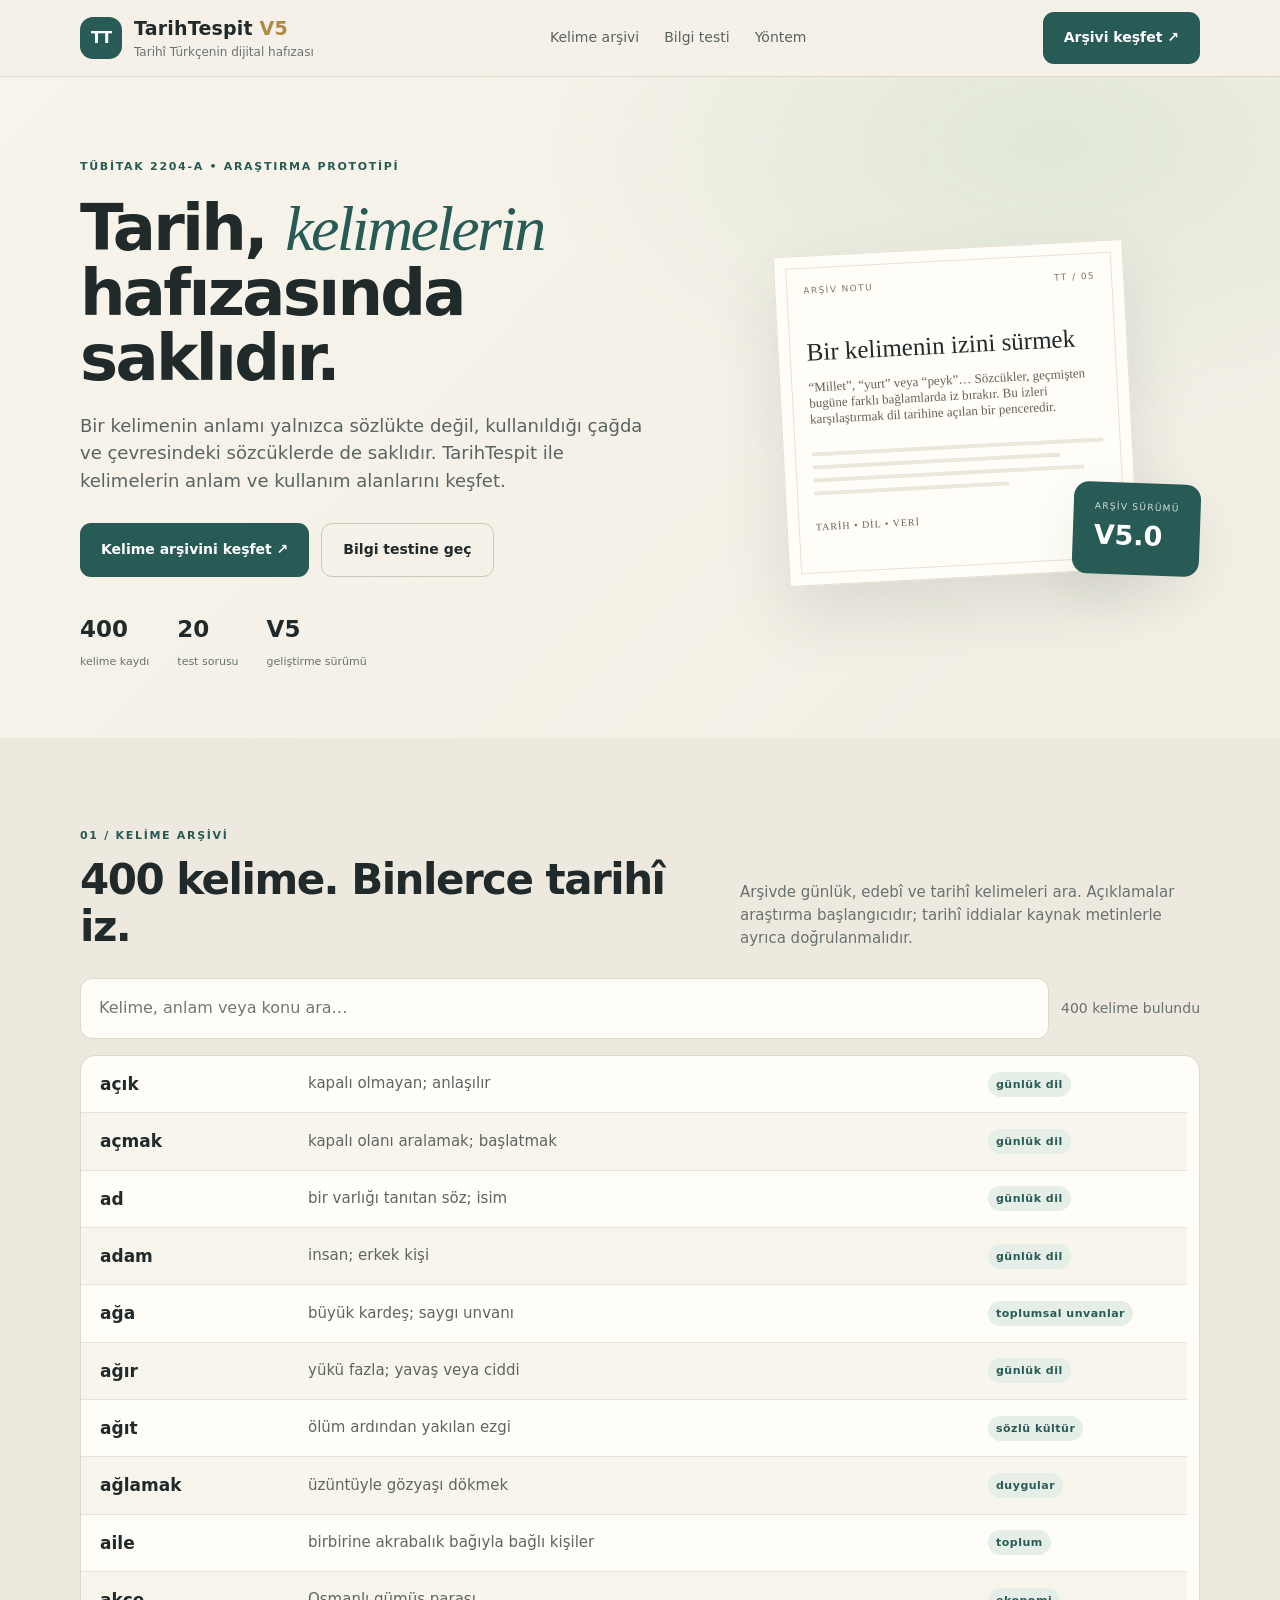
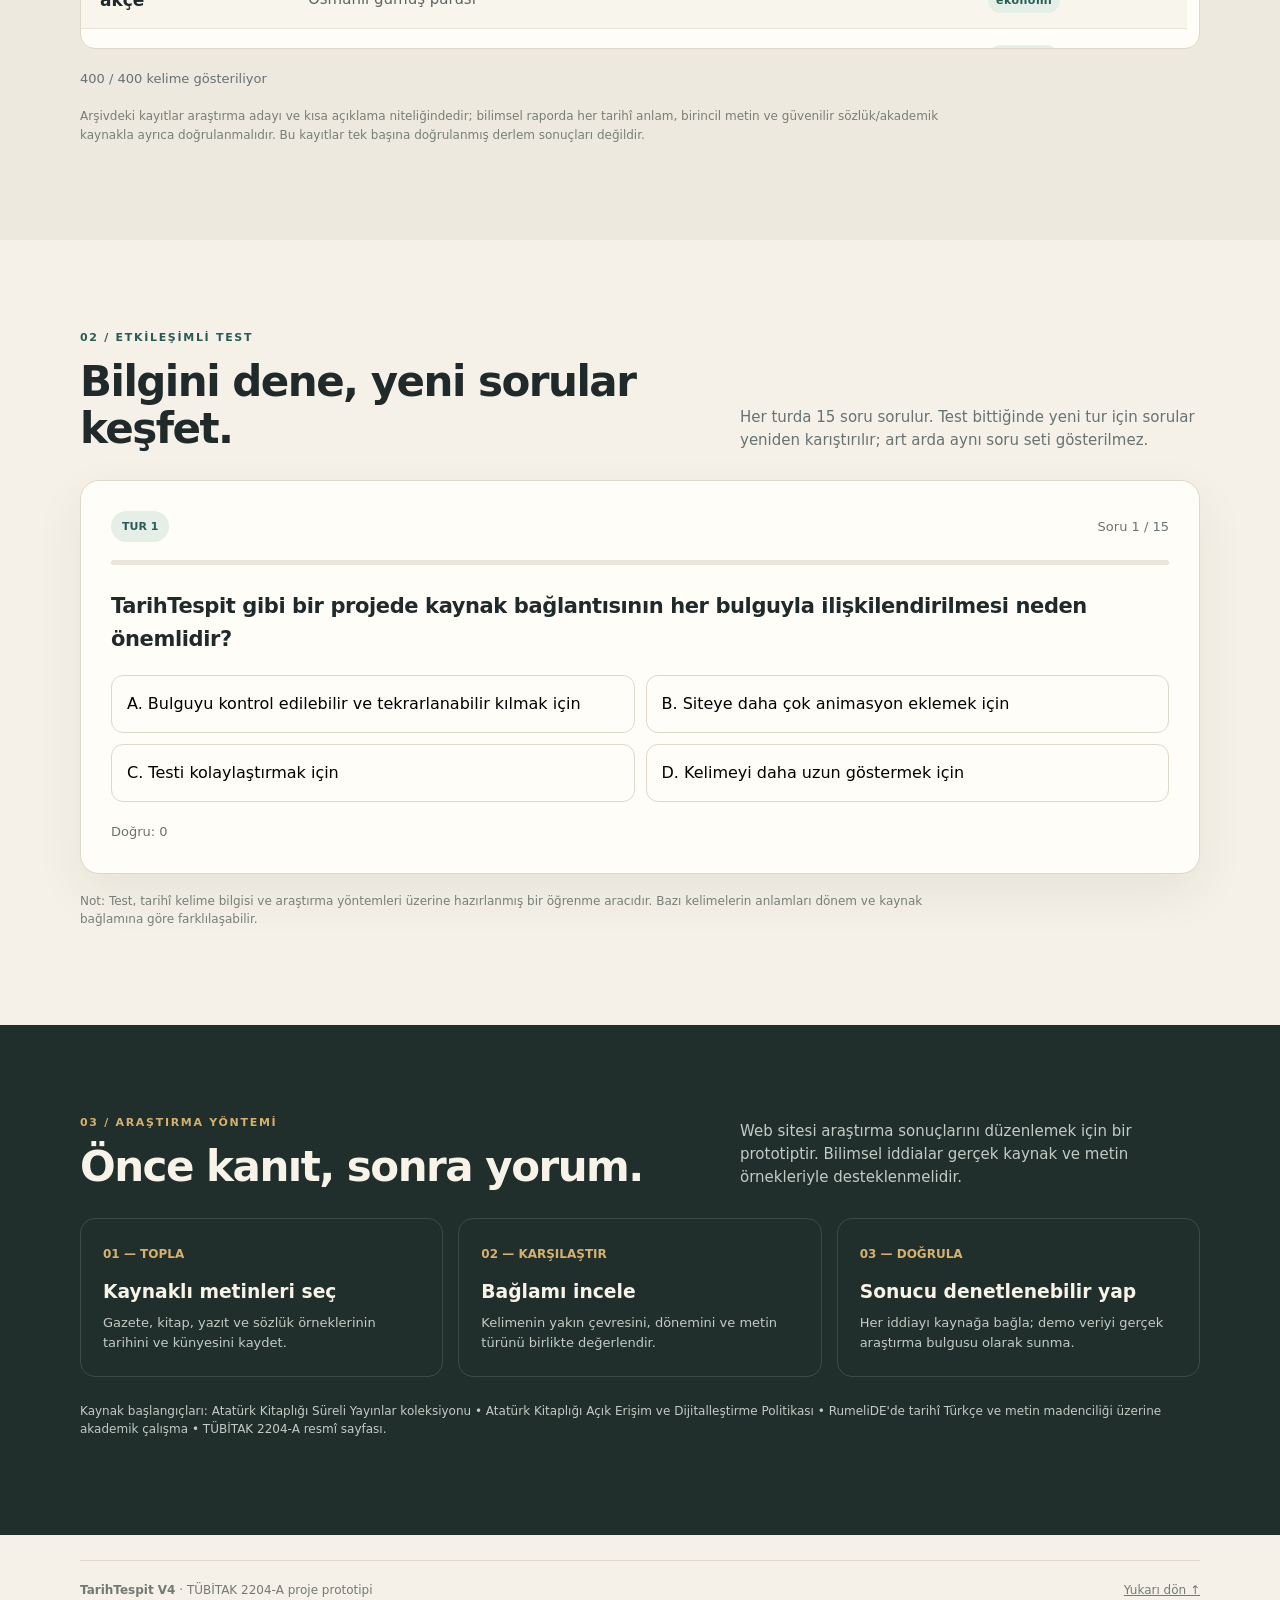
<file: TarihTespit_V5/TarihTespit_V5/index.html>
<!doctype html>
<html lang="tr">
<head>
<meta charset="utf-8"><meta name="viewport" content="width=device-width,initial-scale=1">
<title>TarihTespit — V5</title>
<meta name="description" content="Tarihî Türkçe kelimelerin anlam ve bağlam izlerini keşfet.">
<style>
:root{--ink:#202a2a;--muted:#687271;--paper:#f5f1e8;--white:#fffdf8;--teal:#285b55;--gold:#d4a34c;--line:#ded8ca;--pale:#e6eee8;--shadow:0 18px 50px #1c302012}
*{box-sizing:border-box}html{scroll-behavior:smooth}body{margin:0;background:var(--paper);color:var(--ink);font-family:Inter,ui-sans-serif,system-ui,-apple-system,"Segoe UI",sans-serif;line-height:1.55}a{color:inherit}.wrap{width:min(1120px,92%);margin:auto}.top{position:sticky;top:0;z-index:9;background:#f5f1e8ed;backdrop-filter:blur(14px);border-bottom:1px solid var(--line)}.nav{height:76px;display:flex;align-items:center;justify-content:space-between;gap:20px}.brand{display:flex;align-items:center;gap:12px;text-decoration:none}.mark{display:grid;place-items:center;width:42px;height:42px;border-radius:13px;background:var(--teal);color:white;font-weight:850;letter-spacing:-1px}.brand strong{display:block;font-size:17px;letter-spacing:.2px}.brand small{display:block;color:var(--muted);font-size:11px}.links{display:flex;gap:25px;font-size:13px;color:#596361}.links a{text-decoration:none}.links a:hover{color:var(--teal)}.hero{padding:76px 0 66px;background:radial-gradient(ellipse at 82% 10%,#e1e8d9 0,transparent 34%),linear-gradient(135deg,#f8f4eb,#f1eee4)}.heroGrid{display:grid;grid-template-columns:1.08fr .92fr;gap:58px;align-items:center}.eyebrow{font-size:11px;font-weight:800;letter-spacing:1.7px;text-transform:uppercase;color:var(--teal)}h1{font-size:clamp(40px,5vw,67px);line-height:1.02;letter-spacing:-2.7px;margin:18px 0 20px;max-width:650px}h1 em{font-family:Georgia,serif;font-weight:500;color:var(--teal)}.lead{font-size:17px;color:#596361;max-width:570px}.actions{display:flex;gap:12px;flex-wrap:wrap;margin:28px 0}.btn{border:0;border-radius:11px;padding:13px 19px;font-weight:750;cursor:pointer;text-decoration:none;display:inline-flex;align-items:center;gap:10px;font-size:13px;transition:.2s}.primary{background:var(--teal);color:#fff}.primary:hover{background:#1c4742;transform:translateY(-1px)}.secondary{border:1px solid #c9c8ba;background:transparent;color:var(--ink)}.stats{display:flex;gap:28px;margin-top:35px}.stats strong{display:block;font-size:23px}.stats span{font-size:11px;color:var(--muted)}.archive{min-height:360px;position:relative;display:grid;place-items:center}.sheet{width:min(350px,90%);min-height:330px;background:#fffdf7;border:1px solid #e5dece;box-shadow:0 28px 65px #33433b20;padding:28px;transform:rotate(-3deg);position:relative}.sheet:before{content:"";position:absolute;inset:11px;border:1px solid #e9e2d4;pointer-events:none}.sheetTop{display:flex;justify-content:space-between;font-size:9px;letter-spacing:1.4px;color:#827966}.sheet h3{font:25px Georgia,serif;margin:40px 0 12px}.sheet p{font:13px Georgia,serif;color:#666052}.lines{display:grid;gap:9px;margin-top:25px}.lines i{height:4px;background:#ece7db;border-radius:4px}.lines i:nth-child(2){width:85%}.lines i:nth-child(3){width:93%}.lines i:nth-child(4){width:67%}.floating{position:absolute;right:0;bottom:18px;background:var(--teal);color:white;padding:18px 21px;border-radius:15px;box-shadow:var(--shadow);transform:rotate(2deg)}.floating small{display:block;font-size:9px;letter-spacing:1.3px;opacity:.8}.floating strong{font-size:27px}.section{padding:76px 0}.sectionHead{display:flex;justify-content:space-between;gap:30px;align-items:end;margin-bottom:28px}.sectionHead h2{font-size:clamp(28px,3.4vw,42px);letter-spacing:-1.5px;line-height:1.12;margin:9px 0 0}.sectionHead p{max-width:460px;color:var(--muted);font-size:14px;margin:0}.card{background:var(--white);border:1px solid var(--line);border-radius:19px;box-shadow:var(--shadow);padding:25px}.testHead{display:flex;justify-content:space-between;align-items:center;gap:15px}.pill{font-size:11px;border-radius:99px;padding:7px 11px;background:var(--pale);color:var(--teal);font-weight:800}.progress{height:5px;background:#e9e5db;border-radius:10px;overflow:hidden;margin:18px 0 25px}.progress span{height:100%;display:block;background:var(--gold);width:0;transition:width .25s}.question{font-size:21px;font-weight:780;letter-spacing:-.4px;margin:10px 0 20px}.answers{display:grid;grid-template-columns:1fr 1fr;gap:11px}.answer{padding:15px;border:1px solid var(--line);border-radius:12px;background:#fffdf8;text-align:left;font:inherit;cursor:pointer;min-height:58px;transition:.15s}.answer:hover:not(:disabled){border-color:var(--teal);background:#f1f6f1}.answer:disabled{cursor:default}.answer.correct{border-color:#4d8a65;background:#e7f4e8}.answer.wrong{border-color:#b86b5d;background:#f8e9e5}.explain{display:none;margin-top:17px;padding:14px 16px;border-radius:12px;background:#f1eee5;color:#555c57;font-size:13px}.testFoot{display:flex;justify-content:space-between;align-items:center;gap:15px;margin-top:20px}.score{font-size:13px;color:var(--muted)}.hidden{display:none!important}.result{text-align:center;padding:25px 10px}.result .big{font-size:54px;font-weight:850;letter-spacing:-2px;color:var(--teal)}.result p{max-width:520px;margin:8px auto 22px;color:var(--muted)}.tools{display:grid;grid-template-columns:1fr auto;gap:12px;margin-bottom:16px}.search{width:100%;border:1px solid var(--line);border-radius:12px;padding:14px 15px;font:inherit;background:#fffdf8;outline:none}.search:focus{border-color:var(--teal);box-shadow:0 0 0 3px #285b5517}.count{align-self:center;font-size:12px;color:var(--muted);white-space:nowrap}.wordGrid{display:grid;grid-template-columns:repeat(3,1fr);gap:12px}.word{padding:17px;background:var(--white);border:1px solid var(--line);border-radius:14px;min-height:130px}.word h3{margin:0 0 5px;font-size:17px}.word p{margin:0;color:#5d6661;font-size:13px}.tag{display:inline-block;margin-top:12px;font-size:10px;font-weight:750;letter-spacing:.5px;color:var(--teal);background:var(--pale);border-radius:99px;padding:4px 8px}.dark{background:#202e2c;color:#f7f3e9}.dark .eyebrow{color:#d5b16b}.dark .sectionHead p{color:#c4cbc4}.steps{display:grid;grid-template-columns:repeat(3,1fr);gap:15px;margin-top:27px}.step{border:1px solid #ffffff22;border-radius:15px;padding:22px}.step b{color:#d5b16b;font-size:12px}.step h3{margin:12px 0 7px}.step p{color:#c4cbc4;font-size:13px;margin:0}footer{padding:25px 0;color:#737a74;font-size:12px}.foot{display:flex;justify-content:space-between;gap:15px;border-top:1px solid var(--line);padding-top:20px}.notice{font-size:12px;color:#777f77;margin-top:18px;max-width:900px}
@media(max-width:760px){.links{display:none}.heroGrid{grid-template-columns:1fr;gap:20px}.archive{min-height:340px}.sectionHead{display:block}.sectionHead p{margin-top:13px}.answers{grid-template-columns:1fr}.wordGrid{grid-template-columns:repeat(2,1fr)}.steps{grid-template-columns:1fr}.stats{gap:18px}.card{padding:18px}}@media(max-width:460px){.wordGrid{grid-template-columns:1fr}.hero{padding-top:50px}.stats{justify-content:space-between}.testFoot{align-items:flex-start;flex-direction:column}}

/* V5: daha okunaklı ve kaydırılabilir tek satırlı kelime arşivi */
body{font-size:16px}.links{font-size:14px}.brand strong{font-size:19px}.brand small{font-size:12px}.btn{font-size:14px;padding:15px 21px}.lead{font-size:18px}.section{padding:84px 0}.sectionHead p{font-size:15px}.card{padding:30px}.search{font-size:16px;padding:17px 18px}.count{font-size:14px}.wordViewport{height:min(66vh,650px);min-height:360px;overflow:auto;border:1px solid var(--line);border-radius:15px;background:var(--white);overscroll-behavior:contain;scrollbar-gutter:stable;cursor:default}.wordGrid{display:block}.word{display:grid;grid-template-columns:minmax(130px,190px) minmax(220px,1fr) minmax(125px,180px);align-items:center;gap:18px;padding:15px 19px;border:0;border-bottom:1px solid #e9e3d7;border-radius:0;min-height:0;background:transparent}.word:nth-child(even){background:#f8f5ed}.word h3{font-size:17px;margin:0;overflow-wrap:anywhere}.word p{font-size:15px;line-height:1.45;margin:0}.tag{margin:0;justify-self:start;font-size:11px;white-space:normal}.word:last-child{border-bottom:0}.wordViewport::-webkit-scrollbar{width:12px}.wordViewport::-webkit-scrollbar-track{background:#eee9de;border-radius:10px}.wordViewport::-webkit-scrollbar-thumb{background:#9eaaa0;border:3px solid #eee9de;border-radius:10px}.wordViewport.is-middle-dragging{cursor:grabbing;user-select:none}.wordViewport.is-middle-dragging *{user-select:none}
@media(max-width:760px){.word{grid-template-columns:minmax(90px,130px) minmax(150px,1fr);gap:10px;padding:13px}.word .tag{grid-column:2}.wordViewport{height:60vh;min-height:320px}.card{padding:20px}}
@media(max-width:460px){.word{grid-template-columns:1fr;gap:5px}.word .tag{grid-column:1}.word p{font-size:14px}.wordViewport{min-height:300px}.section{padding:58px 0}}

</style>
</head>
<body>
<header class="top"><div class="wrap nav"><a class="brand" href="#top"><span class="mark">TT</span><span><strong>TarihTespit <span style="color:#b08a42">V5</span></strong><small>Tarihî Türkçenin dijital hafızası</small></span></a><nav class="links"><a href="#kelimeler">Kelime arşivi</a><a href="#test">Bilgi testi</a><a href="#yontem">Yöntem</a></nav><a class="btn primary" href="#kelimeler">Arşivi keşfet ↗</a></div></header>
<main id="top">
<section class="hero"><div class="wrap heroGrid"><div><span class="eyebrow">TÜBİTAK 2204-A • ARAŞTIRMA PROTOTİPİ</span><h1>Tarih, <em>kelimelerin</em> hafızasında saklıdır.</h1><p class="lead">Bir kelimenin anlamı yalnızca sözlükte değil, kullanıldığı çağda ve çevresindeki sözcüklerde de saklıdır. TarihTespit ile kelimelerin anlam ve kullanım alanlarını keşfet.</p><div class="actions"><a class="btn primary" href="#kelimeler">Kelime arşivini keşfet ↗</a><a class="btn secondary" href="#test">Bilgi testine geç</a></div><div class="stats"><div><strong>400</strong><span>kelime kaydı</span></div><div><strong>20</strong><span>test sorusu</span></div><div><strong>V5</strong><span>geliştirme sürümü</span></div></div></div><div class="archive"><div class="sheet"><div class="sheetTop"><span>ARŞİV NOTU</span><span>TT / 05</span></div><h3>Bir kelimenin izini sürmek</h3><p>“Millet”, “yurt” veya “peyk”… Sözcükler, geçmişten bugüne farklı bağlamlarda iz bırakır. Bu izleri karşılaştırmak dil tarihine açılan bir penceredir.</p><div class="lines"><i></i><i></i><i></i><i></i></div><p style="font-size:10px;letter-spacing:1px;margin-top:26px">TARİH • DİL • VERİ</p></div><div class="floating"><small>ARŞİV SÜRÜMÜ</small><strong>V5.0</strong></div></div></div></section>
<section class="section" id="kelimeler" style="background:#eee9de"><div class="wrap"><div class="sectionHead"><div><span class="eyebrow">01 / KELİME ARŞİVİ</span><h2>400 kelime. Binlerce tarihî iz.</h2></div><p>Arşivde günlük, edebî ve tarihî kelimeleri ara. Açıklamalar araştırma başlangıcıdır; tarihî iddialar kaynak metinlerle ayrıca doğrulanmalıdır.</p></div><div class="tools"><input class="search" id="searchWord" placeholder="Kelime, anlam veya konu ara…" autocomplete="off"><span class="count" id="wordCount">400 kelime</span></div><div class="wordViewport" id="wordViewport"><div class="wordGrid" id="wordGrid"></div></div><div class="testFoot"><span class="score" id="pageInfo">400 / 400 kelime gösteriliyor</span><button class="btn secondary hidden" id="showMore">Daha fazla göster ↓</button></div><p class="notice">Arşivdeki kayıtlar araştırma adayı ve kısa açıklama niteliğindedir; bilimsel raporda her tarihî anlam, birincil metin ve güvenilir sözlük/akademik kaynakla ayrıca doğrulanmalıdır. Bu kayıtlar tek başına doğrulanmış derlem sonuçları değildir.</p></div></section>

<section class="section" id="test"><div class="wrap"><div class="sectionHead"><div><span class="eyebrow">02 / ETKİLEŞİMLİ TEST</span><h2>Bilgini dene, yeni sorular keşfet.</h2></div><p>Her turda 15 soru sorulur. Test bittiğinde yeni tur için sorular yeniden karıştırılır; art arda aynı soru seti gösterilmez.</p></div><div class="card" id="quizCard"><div id="quizPlay"><div class="testHead"><span class="pill" id="roundLabel">TUR 1</span><span class="score" id="counter">Soru 1 / 15</span></div><div class="progress"><span id="bar"></span></div><div class="question" id="question">Yükleniyor…</div><div class="answers" id="answers"></div><div class="explain" id="explain"></div><div class="testFoot"><span class="score" id="liveScore">Doğru: 0</span><button class="btn primary hidden" id="next">Sonraki soru →</button></div></div><div class="result hidden" id="quizResult"><span class="eyebrow">TUR TAMAMLANDI</span><div class="big" id="finalScore">0 / 15</div><p id="resultText">Güzel iş!</p><button class="btn primary" id="restart">Yeni test başlat ↻</button></div></div><p class="notice">Not: Test, tarihî kelime bilgisi ve araştırma yöntemleri üzerine hazırlanmış bir öğrenme aracıdır. Bazı kelimelerin anlamları dönem ve kaynak bağlamına göre farklılaşabilir.</p></div></section>
<section class="section dark" id="yontem"><div class="wrap"><div class="sectionHead"><div><span class="eyebrow">03 / ARAŞTIRMA YÖNTEMİ</span><h2>Önce kanıt, sonra yorum.</h2></div><p>Web sitesi araştırma sonuçlarını düzenlemek için bir prototiptir. Bilimsel iddialar gerçek kaynak ve metin örnekleriyle desteklenmelidir.</p></div><div class="steps"><article class="step"><b>01 — TOPLA</b><h3>Kaynaklı metinleri seç</h3><p>Gazete, kitap, yazıt ve sözlük örneklerinin tarihini ve künyesini kaydet.</p></article><article class="step"><b>02 — KARŞILAŞTIR</b><h3>Bağlamı incele</h3><p>Kelimenin yakın çevresini, dönemini ve metin türünü birlikte değerlendir.</p></article><article class="step"><b>03 — DOĞRULA</b><h3>Sonucu denetlenebilir yap</h3><p>Her iddiayı kaynağa bağla; demo veriyi gerçek araştırma bulgusu olarak sunma.</p></article></div><p style="font-size:12px;color:#c4cbc4;margin-top:25px">Kaynak başlangıçları: Atatürk Kitaplığı Süreli Yayınlar koleksiyonu • Atatürk Kitaplığı Açık Erişim ve Dijitalleştirme Politikası • RumeliDE'de tarihî Türkçe ve metin madenciliği üzerine akademik çalışma • TÜBİTAK 2204-A resmî sayfası.</p></div></section>
</main><footer><div class="wrap foot"><span><strong>TarihTespit V4</strong> · TÜBİTAK 2204-A proje prototipi</span><a href="#top">Yukarı dön ↑</a></div></footer>
<script>
const WORDS = [{"word":"ad","meaning":"bir varlığı tanıtan söz; isim","field":"günlük dil"},{"word":"adam","meaning":"insan; erkek kişi","field":"günlük dil"},{"word":"aile","meaning":"birbirine akrabalık bağıyla bağlı kişiler","field":"toplum"},{"word":"akıl","meaning":"düşünme ve anlama yetisi","field":"düşünce"},{"word":"akçe","meaning":"Osmanlı gümüş parası","field":"ekonomi"},{"word":"akşam","meaning":"günün sonlarına doğru olan zaman","field":"zaman"},{"word":"alışmak","meaning":"bir duruma zamanla uyum sağlamak","field":"günlük dil"},{"word":"alışveriş","meaning":"mal veya hizmet alıp verme işi","field":"ekonomi"},{"word":"alplik","meaning":"yiğitlik, kahramanlık","field":"destanlar"},{"word":"ana","meaning":"anne; temel olan","field":"günlük dil"},{"word":"anahtar","meaning":"kilidi açan araç; çözüm sağlayan unsur","field":"günlük dil"},{"word":"and","meaning":"yemin","field":"hukuk ve gelenek"},{"word":"anlamak","meaning":"bir şeyin ne demek olduğunu kavramak","field":"düşünce"},{"word":"anlatmak","meaning":"bir konuyu sözle veya yazıyla aktarmak","field":"iletişim"},{"word":"anlaşmak","meaning":"uzlaşmak; birbirini kavramak","field":"toplum"},{"word":"ara","meaning":"iki şeyin arasındaki mesafe; kısa mola","field":"günlük dil"},{"word":"araç","meaning":"bir işi yapmakta kullanılan şey","field":"günlük dil"},{"word":"arı","meaning":"temiz; saf","field":"anlam genişlemesi"},{"word":"arkadaş","meaning":"dostluk kurulan kişi","field":"toplum"},{"word":"armağan","meaning":"hediye","field":"gündelik dil"},{"word":"artık","meaning":"bundan böyle; geriye kalan","field":"anlam değişimi"},{"word":"asena","meaning":"dişi kurt; mitolojik ad","field":"mitoloji"},{"word":"asıl","meaning":"gerçek, temel; köken","field":"günlük dil"},{"word":"atabey","meaning":"şehzade eğitmeni/yöneticisi","field":"devlet kurumları"},{"word":"atmak","meaning":"bir şeyi fırlatmak; adım atmak gibi kullanımlar","field":"anlam genişlemesi"},{"word":"ay","meaning":"Dünya'nın uydusu; takvimde yaklaşık dönem","field":"zaman"},{"word":"ayak","meaning":"yürüme organı; eşyanın destek bölümü","field":"anlam genişlemesi"},{"word":"ayrı","meaning":"başka; birbirinden uzak veya farklı","field":"günlük dil"},{"word":"ayukı","meaning":"eski Türklerde yönetim/hükûmet","field":"tarihî kurumlar"},{"word":"az","meaning":"miktarı çok olmayan","field":"günlük dil"},{"word":"açık","meaning":"kapalı olmayan; anlaşılır","field":"günlük dil"},{"word":"açmak","meaning":"kapalı olanı aralamak; başlatmak","field":"günlük dil"},{"word":"ağa","meaning":"büyük kardeş; saygı unvanı","field":"toplumsal unvanlar"},{"word":"ağır","meaning":"yükü fazla; yavaş veya ciddi","field":"günlük dil"},{"word":"ağıt","meaning":"ölüm ardından yakılan ezgi","field":"sözlü kültür"},{"word":"ağlamak","meaning":"üzüntüyle gözyaşı dökmek","field":"duygular"},{"word":"bakmak","meaning":"gözünü çevirmek; ilgilenmek; incelemek","field":"anlam genişlemesi"},{"word":"barış","meaning":"savaşın olmaması; uzlaşma","field":"toplum"},{"word":"bark","meaning":"ev, yapı; mezar anıtı bağlamı","field":"eski Türkçe"},{"word":"batı","meaning":"güneşin battığı yön; coğrafi bölge","field":"coğrafya"},{"word":"bay","meaning":"zengin; günümüzde hitap","field":"hitap biçimleri"},{"word":"bayındır","meaning":"mamur, gelişmiş","field":"şehir ve yerleşim"},{"word":"bayram","meaning":"kutlama ve dinlenme günü","field":"kültür"},{"word":"bağ","meaning":"bir şeyi tutan düğüm; ilişki; üzüm yetiştirilen yer","field":"anlam genişlemesi"},{"word":"bağlamak","meaning":"bir şeyi düğümlemek; ilişki kurmak","field":"anlam genişlemesi"},{"word":"baş","meaning":"vücudun üst bölümü; lider; başlangıç","field":"anlam genişlemesi"},{"word":"başarı","meaning":"istenen sonuca ulaşma","field":"günlük dil"},{"word":"başbuğ","meaning":"önder, komutan","field":"askerî unvanlar"},{"word":"başka","meaning":"öteki; farklı","field":"günlük dil"},{"word":"beg/bey","meaning":"yönetici, soylu unvanı","field":"unvanlar"},{"word":"beklemek","meaning":"bir şeyin olmasını umarak durmak","field":"günlük dil"},{"word":"bellek","meaning":"hatırlama yetisi; veri saklama alanı","field":"anlam genişlemesi"},{"word":"ben","meaning":"konuşan kişiyi belirten zamir","field":"dil bilgisi"},{"word":"beraber","meaning":"birlikte, aynı yerde veya zamanda","field":"günlük dil"},{"word":"berk","meaning":"sağlam, güçlü","field":"kişi adları ve sıfatlar"},{"word":"beyaz","meaning":"kar renginde; mecazen temiz veya aydınlık","field":"anlam genişlemesi"},{"word":"bilgi","meaning":"öğrenme, araştırma veya gözlemle edinilen malumat","field":"eğitim"},{"word":"bilmek","meaning":"bir şeyden haberdar olmak veya kavramak","field":"düşünce"},{"word":"bir","meaning":"sayı; belirsiz tekil anlamı","field":"dil bilgisi"},{"word":"birikim","meaning":"zamanla toplanan bilgi veya kaynak","field":"günlük dil"},{"word":"bitig","meaning":"yazı, kitap, belge","field":"yazı kültürü"},{"word":"bitirmek","meaning":"sonuna getirmek; tüketmek","field":"günlük dil"},{"word":"bodun","meaning":"halk, topluluk","field":"toplum"},{"word":"boy","meaning":"soy/topluluk; fiziksel uzunluk","field":"çok anlamlılık"},{"word":"bozmak","meaning":"düzenini değiştirmek; çalışmaz hâle getirmek","field":"günlük dil"},{"word":"boş","meaning":"içinde bir şey olmayan; meşgul olmayan","field":"anlam genişlemesi"},{"word":"bulmak","meaning":"aradığını elde etmek; keşfetmek","field":"günlük dil"},{"word":"buluş","meaning":"yeni bir şey keşfetme veya ortaya koyma","field":"bilim"},{"word":"buyruk","meaning":"emir; tarihî görevli/unvan","field":"devlet dili"},{"word":"büyük","meaning":"ölçüsü fazla; önemli veya yaşça ileri","field":"anlam genişlemesi"},{"word":"can","meaning":"yaşam; kişi; içtenlik bildiren söz","field":"anlam genişlemesi"},{"word":"canlı","meaning":"yaşayan; hareketli veya ilgi çekici","field":"anlam genişlemesi"},{"word":"cenk","meaning":"savaş","field":"askerî dil"},{"word":"cevap","meaning":"soruya verilen karşılık","field":"iletişim"},{"word":"ciddi","meaning":"şakası olmayan; önemli","field":"günlük dil"},{"word":"cihan","meaning":"dünya, evren","field":"edebiyat"},{"word":"cömert","meaning":"eli açık","field":"ahlak kavramları"},{"word":"dal","meaning":"ağacın kolu; bilim veya sanat alanı","field":"anlam genişlemesi"},{"word":"damga","meaning":"iz bırakan işaret; tarihî mühür","field":"tarih ve kültür"},{"word":"davar","meaning":"koyun-keçi sürüsü","field":"hayvancılık"},{"word":"davranış","meaning":"bir kişinin tutum ve hareketleri","field":"toplum"},{"word":"dağ","meaning":"yüksek doğal yer şekli","field":"coğrafya"},{"word":"dağarcık","meaning":"küçük torba; bilgi birikimi","field":"mecazlaşma"},{"word":"dem","meaning":"an, nefes; çay bağlamında kullanım","field":"çok anlamlılık"},{"word":"demek","meaning":"söylemek; anlamına gelmek","field":"anlam genişlemesi"},{"word":"dergâh","meaning":"tekke; kapı/eşik kökenli kullanım","field":"dinî kültür"},{"word":"derin","meaning":"dibi uzak; yoğun veya kapsamlı","field":"anlam genişlemesi"},{"word":"dernek","meaning":"ortak amaçla kurulmuş topluluk","field":"toplum"},{"word":"dert","meaning":"sıkıntı veya üzüntü veren durum","field":"duygular"},{"word":"devam","meaning":"sürme, kesintiye uğramama","field":"günlük dil"},{"word":"devlet","meaning":"talih/mülk; siyasi örgüt","field":"anlam değişimi"},{"word":"değer","meaning":"bir şeyin önem veya karşılığı; ahlaki ilke","field":"anlam genişlemesi"},{"word":"değirmi","meaning":"yuvarlak","field":"eski biçimler"},{"word":"değişmek","meaning":"başka bir duruma geçmek","field":"günlük dil"},{"word":"dil","meaning":"iletişim aracı olan sistem; ağız içindeki organ","field":"anlam genişlemesi"},{"word":"dinlemek","meaning":"işitmeye dikkat vermek; mola vermek","field":"anlam genişlemesi"},{"word":"divan","meaning":"kurul; şiir mecmuası; oturma yeri","field":"çok anlamlılık"},{"word":"dizdar","meaning":"kale muhafızı","field":"tarihî görevler"},{"word":"dizge","meaning":"sistem","field":"terimleşme"},{"word":"dost","meaning":"yakın ve güvenilen kişi","field":"toplum"},{"word":"dün","meaning":"bugünden önceki gün","field":"zaman"},{"word":"dünya","meaning":"üzerinde yaşadığımız gezegen; insanlar ve yaşam","field":"anlam genişlemesi"},{"word":"düz","meaning":"engebesiz; karışık olmayan","field":"günlük dil"},{"word":"düş","meaning":"rüya","field":"edebî dil"},{"word":"ek","meaning":"bir şeye sonradan katılan bölüm; dil bilgisi eki","field":"anlam genişlemesi"},{"word":"ekmek","meaning":"hamuru pişirerek yapılan temel yiyecek","field":"gündelik yaşam"},{"word":"el","meaning":"ülke/halk; vücut uzvu","field":"çok anlamlılık"},{"word":"elçi","meaning":"temsilci; diplomatik görevli","field":"diplomasi"},{"word":"emek","meaning":"bir iş için harcanan beden veya zihin gücü","field":"toplum"},{"word":"engel","meaning":"ilerlemeyi zorlaştıran durum veya nesne","field":"günlük dil"},{"word":"erdem","meaning":"fazilet, ahlaki nitelik","field":"ahlak"},{"word":"erken","meaning":"beklenenden önce olan","field":"zaman"},{"word":"erkin","meaning":"özgür, bağımsız","field":"siyasi dil"},{"word":"eski","meaning":"önceki zamandan kalmış; yeni olmayan","field":"zaman"},{"word":"esrik","meaning":"sarhoş; kendinden geçmiş","field":"anlam genişlemesi"},{"word":"etki","meaning":"bir şeyin başka bir şeyde oluşturduğu sonuç","field":"bilim"},{"word":"ev","meaning":"insanların yaşadığı yapı; aile veya yuva","field":"anlam genişlemesi"},{"word":"evet","meaning":"onay bildiren söz","field":"iletişim"},{"word":"evren","meaning":"gök kubbe/ejderha bağlamları; günümüzde kâinat","field":"anlam değişimi"},{"word":"eylem","meaning":"iş, hareket; dilbilgisinde fiil","field":"terimleşme"},{"word":"ezgi","meaning":"melodi","field":"müzik dili"},{"word":"eçüm","meaning":"ata, büyük baba","field":"akrabalık"},{"word":"eğin","meaning":"sırt, arka","field":"eski söz varlığı"},{"word":"eğitim","meaning":"bilgi ve beceri kazandırma süreci","field":"toplum"},{"word":"eş","meaning":"aynı türden olan; evlilik bağı olan kişi","field":"anlam genişlemesi"},{"word":"eşya","meaning":"günlük hayatta kullanılan taşınabilir nesneler","field":"gündelik yaşam"},{"word":"fayda","meaning":"yarar, işe yarama","field":"günlük dil"},{"word":"ferman","meaning":"hükümdar buyruğu","field":"resmî dil"},{"word":"fetih","meaning":"bir yeri ele geçirme","field":"tarih dili"},{"word":"feyiz","meaning":"bereket, manevi verim","field":"dinî ve mecazî dil"},{"word":"fikir","meaning":"düşünce, görüş","field":"düşünce"},{"word":"fırsat","meaning":"bir işi yapmak için elverişli durum","field":"günlük dil"},{"word":"fiyat","meaning":"bir mal veya hizmet için istenen para","field":"ekonomi"},{"word":"füruğ","meaning":"ışık, parlaklık","field":"edebî dil"},{"word":"fütuhat","meaning":"fetihler","field":"tarih dili"},{"word":"gaza","meaning":"din uğruna savaş; tarihî kullanım","field":"tarih ve din"},{"word":"gece","meaning":"günün karanlık bölümü","field":"zaman"},{"word":"gedik","meaning":"yarık; ayrıcalıklı esnaf hakkı","field":"ekonomi tarihi"},{"word":"gelmek","meaning":"bir yere ulaşmak; ortaya çıkmak","field":"anlam genişlemesi"},{"word":"genç","meaning":"yaşı ilerlememiş; yeni ve dinamik","field":"anlam genişlemesi"},{"word":"gerek","meaning":"zorunluluk veya ihtiyaç bildiren söz","field":"dil bilgisi"},{"word":"geri","meaning":"arka tarafta; önceki aşamaya doğru","field":"anlam genişlemesi"},{"word":"gerçek","meaning":"olan veya doğru kabul edilen şey","field":"düşünce"},{"word":"gezmek","meaning":"dolaşmak; bir yeri ziyaret etmek","field":"günlük dil"},{"word":"geçit","meaning":"geçilecek yer; tören/erişim bağlamı","field":"bağlam"},{"word":"gıda","meaning":"beslenmek için tüketilen madde","field":"gündelik yaşam"},{"word":"giriş","meaning":"içeri girilen yer; başlangıç bölümü","field":"anlam genişlemesi"},{"word":"göktürk","meaning":"tarihî Türk devleti/topluluğu","field":"özel adlar"},{"word":"gökyüzü","meaning":"Dünya'dan görülen gök kubbe","field":"doğa"},{"word":"gönül","meaning":"kalp; duygu ve istek merkezi","field":"mecaz"},{"word":"görev","meaning":"yapılması gereken iş veya sorumluluk","field":"toplum"},{"word":"görevlü","meaning":"görevli (eski yazım)","field":"yazım tarihi"},{"word":"görmek","meaning":"gözle algılamak; anlamak veya ziyaret etmek","field":"anlam genişlemesi"},{"word":"göçebe","meaning":"yerleşik olmayan yaşam süren","field":"toplum tarihi"},{"word":"göçer","meaning":"göç eden","field":"yaşam biçimi"},{"word":"güher","meaning":"cevher, değerli taş","field":"edebî dil"},{"word":"güman","meaning":"şüphe, sanı","field":"eski söz varlığı"},{"word":"güven","meaning":"korku ve kuşku duymama durumu","field":"duygular"},{"word":"güzel","meaning":"beğeni uyandıran; iyi veya hoş","field":"anlam genişlemesi"},{"word":"güç","meaning":"kuvvet; bir işi yapabilme yetisi; iktidar","field":"anlam genişlemesi"},{"word":"haber","meaning":"yeni öğrenilen bilgi","field":"iletişim"},{"word":"hak","meaning":"doğru; hukuk; pay; Tanrı adı","field":"çok anlamlılık"},{"word":"hakan","meaning":"hükümdar unvanı","field":"unvanlar"},{"word":"hakikat","meaning":"gerçek, doğru olan","field":"düşünce"},{"word":"halayık","meaning":"cariye/hizmetçi kadın (tarihî)","field":"toplumsal tarih"},{"word":"halk","meaning":"topluluk; sıradan insanlar bağlamı","field":"toplum"},{"word":"hamam","meaning":"yıkanma yeri; kültürel kurum","field":"şehir kültürü"},{"word":"hamur","meaning":"un ve su gibi malzemelerle hazırlanan karışım","field":"gündelik yaşam"},{"word":"han","meaning":"hükümdar; konaklama yapısı","field":"çok anlamlılık"},{"word":"hane","meaning":"ev; sayım/ekonomi birimi","field":"kurumsal kullanım"},{"word":"hanedan","meaning":"hükümdar ailesi","field":"devlet tarihi"},{"word":"hatır","meaning":"gönül, anı; saygınlık","field":"anlam genişlemesi"},{"word":"hayal","meaning":"zihinde canlandırılan görüntü veya düşünce","field":"düşünce"},{"word":"hayat","meaning":"yaşam; yaşanmışlıklar","field":"anlam genişlemesi"},{"word":"hayrat","meaning":"iyilik amacıyla yapılan eser","field":"vakıf kültürü"},{"word":"hazır","meaning":"kullanılmaya veya yapılmaya uygun durumda","field":"günlük dil"},{"word":"hedef","meaning":"ulaşılmak istenen yer veya sonuç","field":"günlük dil"},{"word":"hemen","meaning":"beklemeden, derhal","field":"zaman"},{"word":"hesap","meaning":"matematik işlemi; ödeme veya değerlendirme kaydı","field":"anlam genişlemesi"},{"word":"hız","meaning":"bir hareketin sürati; değişim oranı","field":"anlam genişlemesi"},{"word":"hizmet","meaning":"birinin işini görme veya yarar sağlama","field":"toplum"},{"word":"hüküm","meaning":"karar; yargı; geçerli kural","field":"hukuk"},{"word":"ihtiyaç","meaning":"gerekli olan şey; gereksinim","field":"günlük dil"},{"word":"il","meaning":"ülke, devlet; günümüzde yönetim birimi","field":"anlam değişimi"},{"word":"ilbay","meaning":"vali anlamında tarihî/önerilmiş unvan","field":"unvanlar"},{"word":"iletişim","meaning":"bilgi veya duygu alışverişi","field":"toplum"},{"word":"ilgeç","meaning":"edat (dilbilgisi terimi)","field":"terimleşme"},{"word":"ilhan","meaning":"hükümdar unvanı","field":"tarihî unvan"},{"word":"ilmek","meaning":"düğüm; ilişki kurmak","field":"mecazlaşma"},{"word":"imge","meaning":"zihinsel görüntü; edebî terim","field":"terimleşme"},{"word":"imkân","meaning":"olanak, yapılabilme durumu","field":"günlük dil"},{"word":"inanç","meaning":"benimsenen düşünce; dinî kanaat","field":"kültür"},{"word":"insan","meaning":"akıl ve dil yetisi olan canlı","field":"toplum"},{"word":"irade","meaning":"istem gücü; hukukî yetki","field":"soyut kavram"},{"word":"ırak","meaning":"uzak","field":"eski sözcük"},{"word":"ırk","meaning":"soy; modern sınıflandırmalarda farklı anlam alanları","field":"anlam tarihi"},{"word":"ıslah","meaning":"düzeltme, iyileştirme","field":"resmî dil"},{"word":"ıssı","meaning":"sıcak (eski biçim)","field":"ses ve biçim tarihi"},{"word":"isyan","meaning":"başkaldırı","field":"siyasi dil"},{"word":"iyi","meaning":"istenen nitelikte; yararlı veya doğru","field":"anlam genişlemesi"},{"word":"iz","meaning":"bir şeyin bıraktığı belirti; takip yolu","field":"anlam genişlemesi"},{"word":"izin","meaning":"bir şeyi yapmaya onay; ayrılma süresi","field":"anlam genişlemesi"},{"word":"iç","meaning":"bir şeyin ortası veya iç kısmı; duygu dünyası","field":"anlam genişlemesi"},{"word":"içre","meaning":"içinde (eski biçim)","field":"eski Türkçe"},{"word":"iş","meaning":"emek gerektiren görev; meslek; uğraş","field":"anlam genişlemesi"},{"word":"işaret","meaning":"bir şeyi anlatan belirti veya simge","field":"iletişim"},{"word":"ışık","meaning":"aydınlık; mecazen bilgi/umut","field":"mecaz"},{"word":"kabul","meaning":"onaylama; içeri alma","field":"anlam genişlemesi"},{"word":"kadın","meaning":"yetişkin dişi insan","field":"toplum"},{"word":"kadırga","meaning":"kürekli savaş gemisi","field":"denizcilik"},{"word":"kafa","meaning":"baş; düşünme ve anlayışla ilgili mecaz","field":"anlam genişlemesi"},{"word":"kalabalık","meaning":"çok sayıda kişinin bir arada olması","field":"toplum"},{"word":"kalem","meaning":"yazı aracı; yazı üslubu/kurum","field":"çok anlamlılık"},{"word":"kalp","meaning":"kan dolaşımını sağlayan organ; sevgi ve duygu simgesi","field":"anlam genişlemesi"},{"word":"kam","meaning":"şaman/ruhani kişi","field":"inanç tarihi"},{"word":"kamutay","meaning":"meclis anlamında önerilmiş terim","field":"terimleşme"},{"word":"kanun","meaning":"yasa; Osmanlı'da düzenleme/gelenek","field":"hukuk tarihi"},{"word":"kapı","meaning":"giriş çıkışı sağlayan yapı; fırsat veya yol mecazı","field":"anlam genişlemesi"},{"word":"kapıkulu","meaning":"merkezî askerî sınıf","field":"kurumlar"},{"word":"karanlık","meaning":"ışığın az olduğu durum; bilinmeyen veya olumsuz","field":"anlam genişlemesi"},{"word":"karar","meaning":"bir konuda ulaşılan sonuç veya seçim","field":"günlük dil"},{"word":"karargâh","meaning":"askerî merkez","field":"askerî dil"},{"word":"kargış","meaning":"beddua","field":"sözlü kültür"},{"word":"karındaş","meaning":"kardeş (eski biçim)","field":"akrabalık"},{"word":"karşı","meaning":"ön taraf; zıtlık veya muhalefet","field":"anlam genişlemesi"},{"word":"kat","meaning":"bir yapının düzeyi; kez anlamı","field":"anlam genişlemesi"},{"word":"katılmak","meaning":"bir gruba dahil olmak; aynı fikirde olmak","field":"anlam genişlemesi"},{"word":"katun/hatun","meaning":"kadın hükümdar/eş unvanı","field":"unvanlar"},{"word":"kavim","meaning":"topluluk, halk","field":"toplum"},{"word":"kavram","meaning":"bir nesne veya düşüncenin zihindeki genel tasarımı","field":"bilim"},{"word":"kayıt","meaning":"bilgiyi yazılı veya dijital olarak saklama","field":"bilim"},{"word":"kaynak","meaning":"bir şeyin çıktığı yer; bilgi sağlayan eser","field":"anlam genişlemesi"},{"word":"kayra","meaning":"lütuf, bağış; iyilik","field":"soyut kavram"},{"word":"kaçan","meaning":"ne zaman/olduğu zaman (eski kullanım)","field":"bağlaç tarihi"},{"word":"kağan","meaning":"en yüksek hükümdar unvanı","field":"unvanlar"},{"word":"kaşan","meaning":"gösterişli, süslü (tarihî)","field":"sıfatlar"},{"word":"kelam","meaning":"söz; teoloji alanı","field":"terimleşme"},{"word":"kelime","meaning":"anlam taşıyan dil birimi","field":"dil"},{"word":"kendin","meaning":"kişinin bizzat kendisi anlamında kullanım","field":"dil bilgisi"},{"word":"kenç","meaning":"genç (eski biçim)","field":"ses ve biçim tarihi"},{"word":"kervan","meaning":"yük ve yolcu topluluğu","field":"ticaret"},{"word":"kesin","meaning":"şüpheye yer bırakmayan; net","field":"günlük dil"},{"word":"kethüda","meaning":"yönetici yardımcısı","field":"tarihî görevler"},{"word":"keçe","meaning":"yünlü dokuma","field":"maddi kültür"},{"word":"kılıç","meaning":"kesici silah; mecazen güç/adalet","field":"mecaz"},{"word":"kımız","meaning":"mayalı kısrak sütü içeceği","field":"yemek kültürü"},{"word":"kırgı","meaning":"kırma/bozma; eski kullanım","field":"söz varlığı"},{"word":"kıta","meaning":"kara parçası; şiir biçimi; askerî birlik","field":"çok anlamlılık"},{"word":"kitap","meaning":"yazılı veya basılı eser","field":"kültür"},{"word":"kızıl","meaning":"kırmızı; siyasi/ideolojik çağrışımlar","field":"çağrışım"},{"word":"kişi","meaning":"insan; tarihî metinlerde erkek/şahıs bağlamları","field":"anlam alanı"},{"word":"kol","meaning":"uzuv; askerî birlik; destek","field":"çok anlamlılık"},{"word":"kolay","meaning":"fazla çaba gerektirmeyen","field":"günlük dil"},{"word":"konak","meaning":"geçici konaklama; büyük ev; askerî konaklama","field":"çok anlamlılık"},{"word":"konu","meaning":"üzerinde konuşulan veya yazılan şey","field":"iletişim"},{"word":"konuk","meaning":"misafir","field":"gündelik dil"},{"word":"konuşmak","meaning":"sözlü iletişim kurmak","field":"iletişim"},{"word":"korumak","meaning":"zarardan uzak tutmak; saklamak","field":"günlük dil"},{"word":"koşul","meaning":"bir durumun gerçekleşmesi için gereken şart","field":"düşünce"},{"word":"kulak","meaning":"işitme organı; dinleme veya dikkat anlamı","field":"anlam genişlemesi"},{"word":"kural","meaning":"uyulması beklenen ilke","field":"toplum"},{"word":"kurmak","meaning":"bir şey oluşturmak; düzenlemek","field":"anlam genişlemesi"},{"word":"kurultay","meaning":"danışma/toplantı kurulu","field":"kurumlar"},{"word":"kurultu","meaning":"toplantı, meclis","field":"tarihî kurumlar"},{"word":"kurum","meaning":"örgüt; duman/kurum anlamı da var","field":"çok anlamlılık"},{"word":"kut","meaning":"talih, kutsal güç/iktidar meşruiyeti","field":"eski Türk inancı"},{"word":"kuşak","meaning":"bel çevresine sarılan bağ; nesil","field":"anlam genişlemesi"},{"word":"kök","meaning":"bitkinin toprak altındaki bölümü; sözcüğün temel biçimi","field":"anlam genişlemesi"},{"word":"kötü","meaning":"istenmeyen veya zararlı nitelikte","field":"günlük dil"},{"word":"küre","meaning":"küre biçimi; dünya anlamı","field":"bilim dili"},{"word":"küçük","meaning":"boyutu az; yaşı veya derecesi düşük","field":"günlük dil"},{"word":"küşat","meaning":"açma, açılış (tarihî)","field":"resmî dil"},{"word":"lale","meaning":"çiçek; tarihî dönem simgesi","field":"kültürel çağrışım"},{"word":"lazım","meaning":"gerekli, gerekli olan","field":"günlük dil"},{"word":"lezzet","meaning":"yiyeceğin tadı; hoşluk","field":"anlam genişlemesi"},{"word":"liste","meaning":"maddelerin sıralandığı döküm","field":"günlük dil"},{"word":"liva","meaning":"sancak; askerî/idari birim","field":"idari tarih"},{"word":"lügat","meaning":"sözlük; kelime hazinesi","field":"dil tarihi"},{"word":"mahalle","meaning":"şehir veya kasaba içindeki yerleşim bölümü","field":"toplum"},{"word":"maiyet","meaning":"bir yöneticinin yanındaki görevliler","field":"idari dil"},{"word":"makam","meaning":"yer/mevki; müzik dizisi; resmî görev","field":"çok anlamlılık"},{"word":"makine","meaning":"bir işi kolaylaştıran düzenek","field":"bilim"},{"word":"malikâne","meaning":"büyük mülk; tarihî vergi düzeni","field":"ekonomi tarihi"},{"word":"mana","meaning":"anlam, kavramın ifade ettiği şey","field":"dil"},{"word":"mecaz","meaning":"bir sözcüğün gerçek anlamı dışında kullanımı","field":"dil"},{"word":"mecra","meaning":"akış yatağı; iletişim kanalı","field":"mecazlaşma"},{"word":"medeniyet","meaning":"toplumun kültürel, bilimsel ve kurumsal gelişmişliği","field":"tarih"},{"word":"medrese","meaning":"eğitim kurumu","field":"eğitim tarihi"},{"word":"mefkûre","meaning":"ülkü, ideal","field":"fikir tarihi"},{"word":"memleket","meaning":"doğulan veya yaşanılan yer; ülke","field":"anlam genişlemesi"},{"word":"merak","meaning":"bir şeyi öğrenme isteği","field":"duygular"},{"word":"mesafe","meaning":"iki nokta arasındaki uzaklık; ilişkideki uzaklık","field":"anlam genişlemesi"},{"word":"mesele","meaning":"çözülmesi veya tartışılması gereken konu","field":"günlük dil"},{"word":"mevsim","meaning":"yılın belirli hava özellikleri taşıyan dönemi","field":"zaman"},{"word":"meydan","meaning":"açık alan; fırsat veya mücadele yeri","field":"anlam genişlemesi"},{"word":"meşveret","meaning":"danışma","field":"yönetim dili"},{"word":"miktar","meaning":"bir şeyin ölçülebilir niceliği","field":"bilim"},{"word":"millet","meaning":"tarihî bağlamlarda dinî topluluk; modern ulus anlamı","field":"anlam değişimi"},{"word":"miralay","meaning":"albay rütbesi (tarihî)","field":"askerî unvanlar"},{"word":"miri","meaning":"devlete ait","field":"ekonomi tarihi"},{"word":"misafir","meaning":"bir yere konuk olarak gelen kişi","field":"toplum"},{"word":"model","meaning":"örnek alınan biçim; temsil veya tasarım","field":"anlam genişlemesi"},{"word":"moral","meaning":"kişinin ruhsal durumu ve cesareti","field":"duygular"},{"word":"mukataa","meaning":"gelir kaynağı/vergi birimi","field":"maliye tarihi"},{"word":"mücadele","meaning":"bir amaç için verilen uğraş veya savaşım","field":"toplum"},{"word":"mülk","meaning":"mal varlığı; ülke/toprak","field":"çok anlamlılık"},{"word":"mümkün","meaning":"olabilir durumda olan","field":"günlük dil"},{"word":"münevver","meaning":"aydın, eğitimli kişi","field":"toplumsal kavram"},{"word":"mürekkep","meaning":"yazı sıvısı; bileşik anlamı","field":"çok anlamlılık"},{"word":"mütevelli","meaning":"vakıf yöneticisi","field":"kurumlar"},{"word":"neden","meaning":"sebep; soru sözcüğü olarak gerekçe arayışı","field":"anlam genişlemesi"},{"word":"nefes","meaning":"soluk alıp verme; yaşam belirtisi","field":"anlam genişlemesi"},{"word":"nesil","meaning":"kuşak, aynı dönemde yaşayanlar","field":"toplum"},{"word":"net","meaning":"açık ve kesin; kesintilerden arındırılmış","field":"anlam genişlemesi"},{"word":"niyet","meaning":"bir şeyi yapmaya yönelik düşünce","field":"düşünce"},{"word":"nizam","meaning":"düzen; askerî birlik bağlamı","field":"çok anlamlılık"},{"word":"nokta","meaning":"küçük işaret; konum veya son","field":"anlam genişlemesi"},{"word":"normal","meaning":"alışılmış veya beklenen duruma uygun","field":"günlük dil"},{"word":"nâme","meaning":"mektup, yazı/eser eki","field":"edebî dil"},{"word":"nöbet","meaning":"bekleme/görev sırası; sağlıkta kriz anlamı","field":"anlam genişlemesi"},{"word":"nüsha","meaning":"kopya; yazma eser örneği","field":"kitap kültürü"},{"word":"oba","meaning":"göçebe topluluk/konak yeri","field":"toplum tarihi"},{"word":"ocak","meaning":"ateş yeri; aile/kurum; askerî ocak","field":"çok anlamlılık"},{"word":"oda","meaning":"evde veya binada belirli amaçlı bölüm","field":"gündelik yaşam"},{"word":"ok","meaning":"silah; yön/işaret sembolü","field":"mecaz"},{"word":"olanak","meaning":"imkân, yapılabilirlik","field":"günlük dil"},{"word":"olay","meaning":"gerçekleşen durum veya hadise","field":"günlük dil"},{"word":"olmak","meaning":"meydana gelmek; bir duruma dönüşmek","field":"anlam genişlemesi"},{"word":"olumlu","meaning":"iyi veya kabul edilebilir yönde olan","field":"günlük dil"},{"word":"olumsuz","meaning":"istenmeyen veya negatif yönde olan","field":"günlük dil"},{"word":"onarmak","meaning":"bozulmuş şeyi düzeltmek","field":"günlük dil"},{"word":"ordu","meaning":"askerî güç; tarihî topluluk","field":"anlam değişimi"},{"word":"otağ","meaning":"hükümdar çadırı","field":"maddi kültür"},{"word":"oymak","meaning":"topluluk; oyma işi","field":"çok anlamlılık"},{"word":"padişah","meaning":"hükümdar","field":"unvanlar"},{"word":"para","meaning":"alışverişte kullanılan değişim aracı","field":"ekonomi"},{"word":"parça","meaning":"bir bütünün bölümü; müzik eseri","field":"anlam genişlemesi"},{"word":"pay","meaning":"bir bütünden ayrılan bölüm; hak edilen kısım","field":"anlam genişlemesi"},{"word":"payitaht","meaning":"başkent","field":"şehir tarihi"},{"word":"peyk","meaning":"uydu; tarihî kullanımda haberci/ulak","field":"anlam değişimi"},{"word":"pir","meaning":"yaşlı/rehber; tasavvuf büyüğü","field":"dinî kültür"},{"word":"pîşkeş","meaning":"sunulan hediye/armağan","field":"saray kültürü"},{"word":"raiyet","meaning":"tebaa, yönetilen halk","field":"idari dil"},{"word":"reaya","meaning":"yönetilen vergi yükümlüsü halk (tarihî)","field":"toplumsal tarih"},{"word":"ribat","meaning":"sınır karakolu/konaklama yapısı","field":"mimari tarih"},{"word":"ruznâme","meaning":"günlük, takvim/defter","field":"yazı kültürü"},{"word":"sagu","meaning":"ağıt türü","field":"sözlü edebiyat"},{"word":"sancak","meaning":"bayrak; idari bölge","field":"çok anlamlılık"},{"word":"sanmak","meaning":"zannetmek; eski metinlerde düşünmek/varsaymak","field":"anlam alanı"},{"word":"sav","meaning":"atasözü; iddia/söz","field":"anlam değişimi"},{"word":"sayru","meaning":"hasta (eski biçim)","field":"eski söz varlığı"},{"word":"sınuk","meaning":"kırık, yenilmiş (eski biçim)","field":"eski söz varlığı"},{"word":"sığın","meaning":"geyik; sığınak fiiliyle karıştırılmamalı","field":"çok anlamlılık"},{"word":"subaşı","meaning":"askerî/idari görevli","field":"tarihî görevler"},{"word":"söz","meaning":"konuşma birimi; vaat/itibar","field":"çok anlamlılık"},{"word":"sü","meaning":"ordu, asker (eski Türkçe)","field":"askerî dil"},{"word":"tamga","meaning":"damga, işaret/mühür","field":"yazı ve yönetim"},{"word":"tanık","meaning":"şahit; hukukî terim","field":"hukuk dili"},{"word":"tarih","meaning":"geçmiş olaylar; zaman kaydı","field":"çok anlamlılık"},{"word":"tarkan","meaning":"eski Türklerde yüksek unvan","field":"unvanlar"},{"word":"tugay","meaning":"askerî birlik; tarihî sözcük kökleri araştırılabilir","field":"askerî dil"},{"word":"tuğ","meaning":"at kuyruğu/sancak biçimli hükümdarlık işareti","field":"semboller"},{"word":"töre","meaning":"geleneksel hukuk ve düzen","field":"eski Türk kültürü"},{"word":"tümen","meaning":"on bin; askerî birlik","field":"anlam değişimi"},{"word":"tüzük","meaning":"yönetmelik, düzenleme","field":"hukuk dili"},{"word":"ulak","meaning":"haber taşıyan kişi","field":"iletişim tarihi"},{"word":"ulu","meaning":"büyük, yüce","field":"anlam genişlemesi"},{"word":"ulufe","meaning":"askere/kapıkuluna verilen maaş","field":"maliye tarihi"},{"word":"ulus","meaning":"halk/millet; günümüzde ulus","field":"anlam değişimi"},{"word":"uruk","meaning":"soy, kabile","field":"akrabalık"},{"word":"uyruk","meaning":"tabiiyet/bağlılık","field":"hukuk dili"},{"word":"uşak","meaning":"çocuk/hizmetli; günümüzde bölgesel anlamları","field":"anlam değişimi"},{"word":"çalışmak","meaning":"emek vermek; bir makinenin işlemesi","field":"anlam genişlemesi"},{"word":"çare","meaning":"bir sorunu giderecek yol","field":"günlük dil"},{"word":"çav","meaning":"ün, şöhret; haber","field":"iletişim"},{"word":"çeri","meaning":"asker","field":"askerî dil"},{"word":"çevgan","meaning":"atlı oyun sopası; oyun","field":"spor tarihi"},{"word":"çevre","meaning":"bir şeyin etrafı; sosyal veya doğal ortam","field":"anlam genişlemesi"},{"word":"çıkmak","meaning":"içeriden dışarı gitmek; ortaya belirmek","field":"anlam genişlemesi"},{"word":"çınar","meaning":"ağaç; uzun ömür simgesi","field":"mecazlar"},{"word":"çığır","meaning":"yol/iz; yeni yöntem anlamı","field":"mecazlaşma"},{"word":"çocuk","meaning":"bebeklik ile ergenlik arasındaki insan","field":"toplum"},{"word":"çok","meaning":"sayısı veya miktarı fazla","field":"günlük dil"},{"word":"çor","meaning":"eski Türklerde unvan","field":"unvanlar"},{"word":"çul","meaning":"kaba dokuma örtü","field":"eşya kültürü"},{"word":"öge","meaning":"unsur; tarihî görev/unvan bağlamları","field":"anlam alanı"},{"word":"önder","meaning":"lider","field":"siyasi dil"},{"word":"önem","meaning":"bir şeyin taşıdığı değer veya ağırlık","field":"düşünce"},{"word":"öngörü","meaning":"önceden kestirme","field":"modern terim"},{"word":"örf","meaning":"gelenek, toplumsal kural","field":"hukuk ve toplum"},{"word":"öykü","meaning":"gerçek veya kurmaca olayları anlatan kısa yazı","field":"edebiyat"},{"word":"öz","meaning":"kendi; esas/çekirdek","field":"mecaz"},{"word":"özge","meaning":"başka, yabancı (eski biçim)","field":"eski söz varlığı"},{"word":"özgür","meaning":"başkasının zorlaması altında olmayan","field":"toplum"},{"word":"öğüt","meaning":"nasihat","field":"gündelik dil"},{"word":"şad","meaning":"eski Türklerde yönetici unvanı","field":"unvanlar"},{"word":"şehname","meaning":"hükümdarları anlatan eser","field":"edebiyat tarihi"},{"word":"şehzade","meaning":"hükümdar oğlu","field":"saray dili"},{"word":"şifahane","meaning":"hastane, tedavi yeri","field":"sağlık tarihi"},{"word":"şura","meaning":"danışma kurulu/meclis","field":"kurumlar"}];
const QUESTIONS = [{"q": "Eski Türkçedeki “bodun” sözcüğü en yakın hangi anlama gelir?", "a": ["Halk/topluluk", "Vergi defteri", "Atlı asker", "Hükümdar çadırı"], "c": 0, "e": "“Bodun”, eski Türkçe metinlerde halk veya topluluk anlamında kullanılır."}, {"q": "“Millet” kelimesinin tarihî anlam alanıyla ilgili en dikkatli ifade hangisidir?", "a": ["Her dönemde yalnızca bugünkü ulus anlamındadır", "Tarihî bağlamlarda dinî topluluk anlamı da taşımıştır", "Sadece askerî birlik demektir", "Yalnızca bir şehir adı olarak kullanılmıştır"], "c": 1, "e": "Kelimenin anlamı dönem ve metin bağlamına göre değişebilir; tarihî kullanımlarda dinî topluluk anlamı da vardır."}, {"q": "“Pe(y)k” kelimesi için anlam değişimine örnek olabilecek eşleşme hangisidir?", "a": ["Haberci/ulak → uydu", "Ağaç → şehir", "Yasa → çiçek", "Kılıç → mektup"], "c": 0, "e": "“Peyk” tarihî kullanımda haberci/ulak, modern kullanımda ise uydu anlamıyla da bilinir."}, {"q": "Bir kelimenin farklı dönemlerde birlikte kullanıldığı sözcüklerin incelenmesi öncelikle neyi araştırır?", "a": ["Yalnızca hece sayısını", "Bağlam ve anlam ilişkilerini", "Yazarın el yazısını", "Kâğıdın rengini"], "c": 1, "e": "Birlikte görülen sözcükler, kelimenin bağlamını ve anlam alanını anlamaya yardımcı olabilir."}, {"q": "“Tümen” sözcüğünün tarihî kullanımıyla ilgili doğru seçenek hangisidir?", "a": ["On bin ve askerî birlik anlamlarıyla ilişkilidir", "Yalnızca bir bitki adıdır", "Saraydaki müzik odasıdır", "Vergi muafiyeti belgesidir"], "c": 0, "e": "“Tümen” tarihî kullanımda on binlik sayı ve askerî birlik anlamlarıyla ilişkilidir."}, {"q": "“Gedik” sözcüğünün tarihî ekonomi bağlamında karşılaşılabilecek anlamı hangisidir?", "a": ["Esnafla ilişkili ayrıcalık/hak", "Hükümdarın çadırı", "Şiir ölçüsü", "Bir tür kılıç"], "c": 0, "e": "“Gedik”, günlük dilde açıklık/yarık anlamının yanında tarihî esnaf düzeninde ayrıcalıklı hak anlamı da taşıyabilir."}, {"q": "“İl” sözcüğünün anlam tarihini araştırırken hangi yaklaşım daha uygundur?", "a": ["Tek bir anlamı bütün yüzyıllara yaymak", "Farklı dönem metinlerindeki kullanımları karşılaştırmak", "Yalnızca güncel sözlüğe bakmak", "Kelimenin geçtiği cümleleri yok saymak"], "c": 1, "e": "Anlam değişimini belirlemek için dönem, tür ve bağlam karşılaştırması gerekir."}, {"q": "OCR işlemi tarihî gazete taramalarında ne işe yarar?", "a": ["Görüntüdeki yazıyı makinece okunabilir metne dönüştürmeye çalışır", "Metni otomatik olarak tarihî açıdan doğrular", "Kaynak göstermeyi gereksiz kılar", "Kelimenin anlamını kesin olarak belirler"], "c": 0, "e": "OCR görüntüdeki karakterleri tanımaya çalışır; sonuçlar hata içerebildiğinden kontrol edilmelidir."}, {"q": "Bir araştırmada demo veriyi gerçek arşiv bulgusu gibi sunmak neden sorunludur?", "a": ["Renk paleti değişir", "Kanıt ile örnek veriyi birbirine karıştırır", "Sayfa daha hızlı açılır", "Kelime sayısını azaltır"], "c": 1, "e": "Demo veriler arayüzü gösterebilir; bilimsel sonuç iddiası için doğrulanabilir kaynak gerekir."}, {"q": "“Sancak” sözcüğünün iki ayrı kullanım alanına örnek hangisidir?", "a": ["Bayrak ve tarihî idari bölge", "Rüya ve nefes", "Kitap ve mürekkep", "Çocuk ve kardeş"], "c": 0, "e": "“Sancak” hem bayrak hem de tarihî idari birim anlamında kullanılabilir."}, {"q": "Bir kelimenin anlamı genişleyip daha fazla durumu kapsıyorsa bu değişim nasıl adlandırılır?", "a": ["Anlam daralması", "Anlam genişlemesi", "Ses düşmesi", "Hece kaynaşması"], "c": 1, "e": "Anlam genişlemesinde sözcük, önceki kullanımına göre daha geniş bir kavram alanını kapsar."}, {"q": "“Kut” kelimesi eski Türk kültürünü araştırırken neden önemlidir?", "a": ["Yalnızca bir ölçü birimidir", "Talih/kutsal güç ve iktidar meşruiyetiyle ilişkili olabilir", "Sadece tarım aletidir", "Modern bir bilgisayar terimidir"], "c": 1, "e": "Eski Türk inanç ve siyaset düşüncesinde “kut” kavramı önemli bir yere sahiptir."}, {"q": "Bir metin koleksiyonuna “corpus/derlem” denmesi neyi ifade eder?", "a": ["Düzenli biçimde bir araya getirilmiş metin kümesini", "Sadece tek bir kelimeyi", "Grafik çizim aracını", "Yalnızca sözlük kapağını"], "c": 0, "e": "Derlem, dil incelemesi için toplanıp düzenlenmiş metinlerden oluşur."}, {"q": "“Devlet” kelimesinin tarih boyunca incelenmesinde hangi veri daha güçlü kanıt sağlar?", "a": ["Sadece araştırmacının tahmini", "Tarihi ve kaynağı belirli metinlerdeki gerçek örnekler", "Rastgele üretilmiş cümleler", "Kelimenin yazı tipi"], "c": 1, "e": "Tarihi ve kaynağı belli örnekler, anlam değişimi iddiasını denetlenebilir kılar."}, {"q": "Bir kelimenin yanında sık görülen sözcükleri saymak tek başına neyi kanıtlamaz?", "a": ["Bağlam hakkında ipucu verebileceğini", "Kelimenin anlamının kesin ve tek biçimde değiştiğini", "Metinlerdeki kullanım örüntülerini gösterebileceğini", "Dönemleri karşılaştırmaya yardımcı olabileceğini"], "c": 1, "e": "Birlikte kullanım önemli ipuçları sunar ancak anlamı kesinleştirmek için bağlam ve kaynak incelemesi gerekir."}, {"q": "“Tımar” sözcüğünde tarihî kurum anlamı ile günlük anlamı karşılaştırmak hangi araştırma türüne örnektir?", "a": ["Anlam ve bağlam değişimi incelemesi", "Yalnızca noktalama kontrolü", "Coğrafi koordinat bulma", "Ses kaydı temizleme"], "c": 0, "e": "Aynı biçimin farklı dönem ve alanlardaki kullanımları karşılaştırılır."}, {"q": "TarihTespit gibi bir projede kaynak bağlantısının her bulguyla ilişkilendirilmesi neden önemlidir?", "a": ["Siteye daha çok animasyon eklemek için", "Bulguyu kontrol edilebilir ve tekrarlanabilir kılmak için", "Kelimeyi daha uzun göstermek için", "Testi kolaylaştırmak için"], "c": 1, "e": "Kaynak bilgisi, başka kişilerin örneği doğrulamasına ve araştırma yöntemini değerlendirmesine yardımcı olur."}, {"q": "Bir kelime yalnızca belirli bir dönemde veya alanda kullanılan dar bir anlam kazanırsa hangi kavram düşünülebilir?", "a": ["Anlam daralması", "OCR", "Noktalama", "Alfabe sıralaması"], "c": 0, "e": "Anlam daralması, sözcüğün daha sınırlı bir anlam alanında kullanılmaya başlamasıdır."}, {"q": "“Yurt” kelimesinin anlam tarihini incelemek için en uygun yol hangisidir?", "a": ["Yalnızca bugünkü kullanımını ezberlemek", "Farklı tarihli metinlerdeki örnekleri kaynaklarıyla karşılaştırmak", "Sadece kelimenin uzunluğunu ölçmek", "Kelimeyi başka dillere çevirmeden sonuç ilan etmek"], "c": 1, "e": "Tarihî ve güncel kullanımlar, bağlamları ve kaynaklarıyla karşılaştırılmalıdır."}, {"q": "Bir kelimeyi incelerken yazım farklılıklarını normalleştirmek hangi riski taşır?", "a": ["Hiçbir risk taşımaz", "Tarihî biçimleri yanlışlıkla aynılaştırabilir; kurallar dikkatle belirlenmelidir", "Kaynakların tarihini otomatik doğrular", "Anlam değişimini kesin kanıtlar"], "c": 1, "e": "Normalleştirme aramayı kolaylaştırır ancak tarihî yazım özelliklerini silmemesi için dikkatli yapılmalıdır."}];
WORDS.sort((a,b)=>a.word.localeCompare(b.word,"tr"));
const $ = id => document.getElementById(id);
let round=1, qIndex=0, score=0, chosen=[], lastSet="", answered=false, shown=400, filtered=WORDS;
function shuffle(a){const x=[...a];for(let i=x.length-1;i>0;i--){const j=Math.floor(Math.random()*(i+1));[x[i],x[j]]=[x[j],x[i]]}return x}
function startQuiz(){let pool=shuffle(QUESTIONS);let ids=pool.slice(0,15).map(q=>q.q).sort().join("|");if(ids===lastSet){pool=shuffle(QUESTIONS);ids=pool.slice(0,15).map(q=>q.q).sort().join("|")}lastSet=ids;chosen=pool.slice(0,15);qIndex=0;score=0;answered=false;$("quizPlay").classList.remove("hidden");$("quizResult").classList.add("hidden");$("roundLabel").textContent="TUR "+round;renderQuestion()}
function renderQuestion(){answered=false;const q=chosen[qIndex];$("counter").textContent=`Soru ${qIndex+1} / ${chosen.length}`;$("bar").style.width=`${qIndex/chosen.length*100}%`;$("question").textContent=q.q;$("answers").innerHTML="";$("explain").style.display="none";$("explain").textContent="";$("next").classList.add("hidden");$("liveScore").textContent=`Doğru: ${score}`;shuffle(q.a.map((a,i)=>({a,correct:i===q.c}))).forEach((o,i)=>{const b=document.createElement("button");b.className="answer";b.textContent=String.fromCharCode(65+i)+". "+o.a;b.onclick=()=>answer(b,o.correct,q);$("answers").appendChild(b)})}
function answer(btn,correct,q){if(answered)return;answered=true;const buttons=[...$("answers").children];buttons.forEach(b=>b.disabled=true);if(correct){score++;btn.classList.add("correct")}else{btn.classList.add("wrong");buttons.forEach(b=>{if(b.textContent.slice(3)===q.a[q.c])b.classList.add("correct")})}$("explain").textContent=(correct?"Doğru! ":"Yanlış. ")+q.e;$("explain").style.display="block";$("liveScore").textContent=`Doğru: ${score}`;$("next").textContent=qIndex===chosen.length-1?"Sonucu gör →":"Sonraki soru →";$("next").classList.remove("hidden");}
$("next").onclick=()=>{if(!answered)return;if(qIndex<chosen.length-1){qIndex++;renderQuestion()}else{ $("quizPlay").classList.add("hidden");$("quizResult").classList.remove("hidden");$("bar").style.width="100%";$("finalScore").textContent=`${score} / ${chosen.length}`;$("resultText").textContent=score>=13?"Harika! Kelime tarihi ve araştırma yöntemi konusunda çok iyi gidiyorsun.":score>=9?"Güzel sonuç! Açıklamaları inceleyip yeni turda tekrar deneyebilirsin.":"İyi bir başlangıç. Açıklamaları oku ve yeni sorularla tekrar dene.";round++}};
$("restart").onclick=startQuiz;
function renderWords(){const grid=$("wordGrid");grid.innerHTML="";const slice=filtered.slice(0,shown);slice.forEach(w=>{const el=document.createElement("article");el.className="word";const h=document.createElement("h3");h.textContent=w.word;const p=document.createElement("p");p.textContent=w.meaning;const tag=document.createElement("span");tag.className="tag";tag.textContent=w.field;el.append(h,p,tag);grid.appendChild(el)});$("wordCount").textContent=`${filtered.length} kelime bulundu`;$("pageInfo").textContent=`${slice.length} / ${filtered.length} kelime gösteriliyor`;$("showMore").classList.toggle("hidden",slice.length>=filtered.length)}
$("searchWord").addEventListener("input",e=>{const term=e.target.value.toLocaleLowerCase("tr-TR").trim();filtered=WORDS.filter(w=>(w.word+" "+w.meaning+" "+w.field).toLocaleLowerCase("tr-TR").includes(term));shown=400;renderWords();$("wordViewport").scrollTop=0});
$("showMore").onclick=()=>{shown+=400;renderWords()};
// Orta fare tuşunu arşiv içinde basılı tutup hareket ettirerek kaydırma.
(()=>{const box=$("wordViewport");let active=false,lastY=0;box.addEventListener("mousedown",e=>{if(e.button!==1)return;active=true;lastY=e.clientY;box.classList.add("is-middle-dragging");e.preventDefault()});window.addEventListener("mousemove",e=>{if(!active)return;box.scrollTop-=e.clientY-lastY;lastY=e.clientY});window.addEventListener("mouseup",e=>{if(e.button===1){active=false;box.classList.remove("is-middle-dragging")}});box.addEventListener("auxclick",e=>{if(e.button===1)e.preventDefault()});box.addEventListener("mouseleave",()=>{if(active){active=false;box.classList.remove("is-middle-dragging")}})})();
startQuiz();renderWords();
</script></body></html>
</file>
